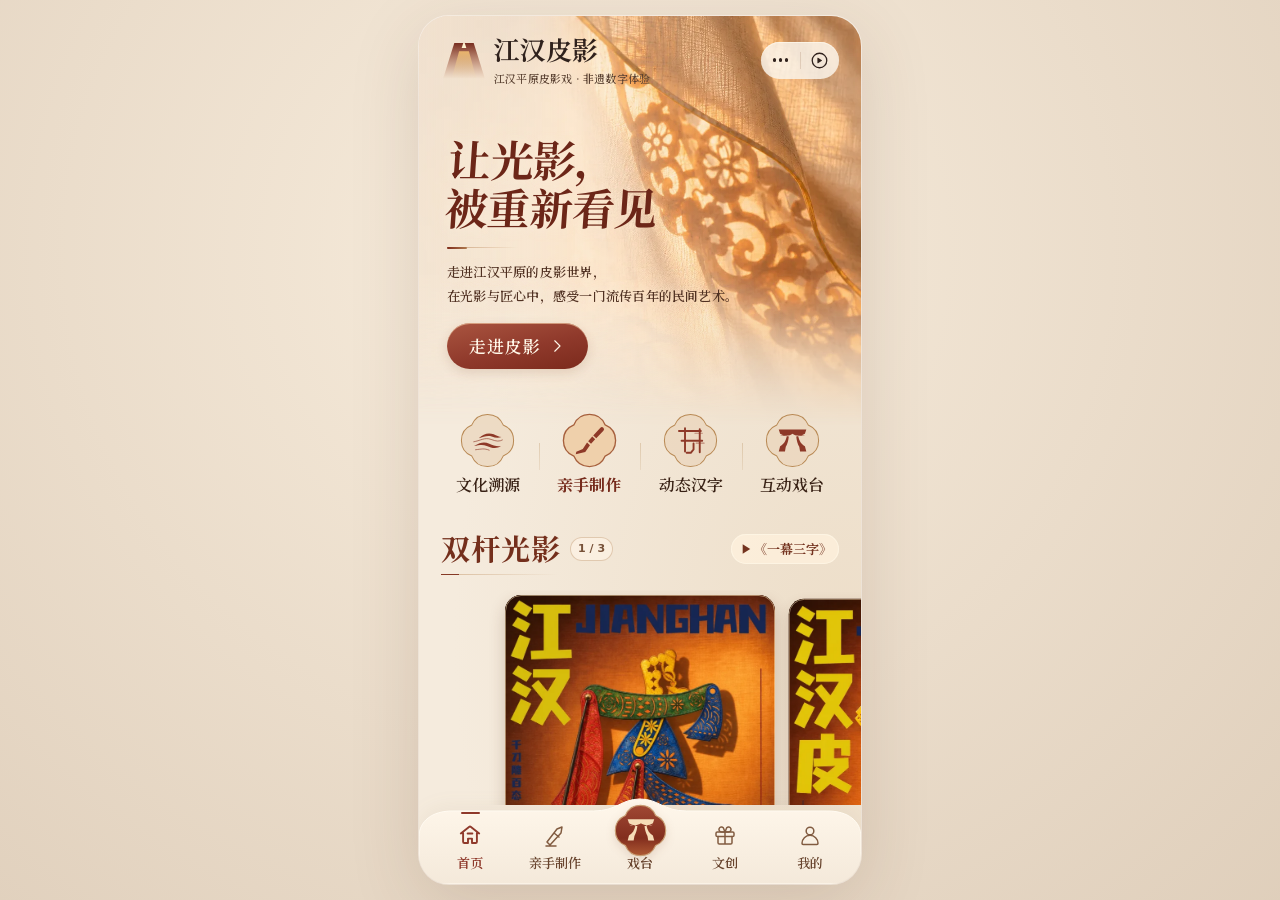
<file: index.html>
<!doctype html>
<html lang="zh-CN" data-build="99ffc34d22">
<head>
  <meta charset="utf-8">
  <meta name="viewport" content="width=device-width, initial-scale=1, viewport-fit=cover">
  <meta name="theme-color" content="#f2e8d8">
  <meta name="description" content="江汉皮影戏。亲手刻一件皮影，上幕操偶，收藏字影文创。">
  <title>江汉皮影戏</title>
  <link rel="icon" href="data:image/svg+xml,%3Csvg%20xmlns%3D%22http%3A%2F%2Fwww.w3.org%2F2000%2Fsvg%22%20viewBox%3D%220%200%2064%2064%22%3E%3Crect%20width%3D%2264%22%20height%3D%2264%22%20rx%3D%2214%22%20fill%3D%22%23f2e8d8%22%2F%3E%3Cpath%20d%3D%22M22%2013h20l14%2040H8Z%22%20fill%3D%22%23873927%22%2F%3E%3Cpath%20d%3D%22M28%2022h8l11%2031H17Z%22%20fill%3D%22%23e5b477%22%2F%3E%3Cpath%20d%3D%22M32%2013l-2%206h4Z%22%20fill%3D%22%23fff5e1%22%2F%3E%3C%2Fsvg%3E">
  <style>
:root {
  color-scheme: light;
  --paper: #f2e8d8;
  --surface: #f9f1e4;
  --ink: #392216;
  --muted: #6d503d;
  --red: #762b1c;
  --red-light: #a24d36;
  --gold: #ac784a;
  --rule: #d9bea4;
  --shadow: 0 7px 22px #6842240c;
  --serif: "Jianghan Serif", "Noto Serif SC", "Songti SC", "STSong", "SimSun", serif;
  --sans: "PingFang SC", "Microsoft YaHei", system-ui, sans-serif;
  --gutter: clamp(16px, 5vw, 24px);
  --safe-top: max(env(safe-area-inset-top, 0px), var(--wechat-top-overlap, 0px));
  --safe-left: env(safe-area-inset-left, 0px);
  --safe-right: env(safe-area-inset-right, 0px);
  --safe-bottom: env(safe-area-inset-bottom, 0px);
  --bottom-gap: 13px;
  --tab-height: 79px;
}

@font-face {
  font-family: "Jianghan Serif";
  src: url("assets/jianghan-serif.woff") format("woff");
  font-style: normal;
  font-weight: 200 900;
  font-display: swap;
}

@font-face {
  font-family: "Jianghan Opening";
  src: url("[data-uri]") format("woff2");
  font-style: normal;
  font-weight: 200 900;
  font-display: swap;
}

@font-face {
  font-family: "Jianghan Shop";
  src: url("assets/jianghan-shop.woff2") format("woff2");
  font-style: normal;
  font-weight: 200 900;
  font-display: swap;
}

.app.is-shop {
  --serif: "Jianghan Shop", "Noto Serif SC", "Songti SC", "STSong", "SimSun", serif;
}

.app.is-home, .startup-message {
  --serif: "Jianghan Opening", "Noto Serif SC", "Songti SC", "STSong", "SimSun", serif;
}

*, *::before, *::after {box-sizing: border-box}
html, body {height: 100%; overflow: hidden}
body {margin: 0; background: #e6d8c5; color: var(--ink); font: 14px/1.55 var(--sans)}
button {font: inherit; color: inherit; border: 0; background: none; padding: 0; cursor: pointer; touch-action: manipulation; -webkit-tap-highlight-color: transparent}
button, summary {transition: background-color .18s, color .18s, scale .22s cubic-bezier(.2,.8,.25,1)}
button:active:not(:disabled) {scale: .957; transition-duration: .09s}
button:disabled {cursor: default}
:where(button, video, input):focus-visible {outline: 2px solid #9a4e34; outline-offset: 3px}
h1, h2, p {margin: 0}
h1, h2 {font-family: var(--serif); font-weight: 650}
svg {width: 22px; height: 22px; vertical-align: middle; flex: none}
img {max-width: 100%}
[hidden] {display: none !important}

.app {
  position: relative;
  isolation: isolate;
  display: grid;
  grid-template-rows: auto minmax(0, 1fr) auto;
  height: 100vh;
  height: 100dvh;
  width: 100%;
  margin-inline: auto;
  overflow: hidden;
  background: radial-gradient(ellipse at 96% 72%, #eddec9 0%, transparent 65%), var(--paper);
}
@media (min-width: 600px) {
  body {display: grid; place-items: center; background: radial-gradient(ellipse at 46% 28%, #f8eddd, #ddccb8 110%)}
  .app {width: min(442px, 100%); height: min(900px, 100dvh - 32px); border-radius: 30px; box-shadow: 0 18px 70px #57352028, 0 0 0 1px #fff9efc2}
}
.view {position: relative; grid-row: 2; min-height: 0; overflow: auto; overscroll-behavior: contain; scrollbar-width: none}
#view-content {display: contents}
.view::-webkit-scrollbar, .category-tabs::-webkit-scrollbar {display: none}
.is-home {
  --home-brand-pad: 18px;
  --home-intro-top: clamp(98px,13.2svh,124px);
  --home-intro-gap: 22px;
}
.is-home .view {grid-row: 1 / 3; scroll-padding-top: calc(var(--home-header-height, 0px) + 8px)}
.header-inset-measure {
  position: absolute;
  top: 0;
  left: 0;
  width: 0;
  height: var(--safe-top);
  visibility: hidden;
  pointer-events: none;
}
.in-experience .view {overflow: hidden}
.topbar {
  position: relative;
  z-index: 5;
  grid-row: 1;
  display: grid;
  grid-template-columns: 44px minmax(0,1fr) 44px;
  align-items: center;
  min-height: calc(53px + var(--safe-top));
  padding: var(--safe-top) max(var(--gutter), var(--safe-right)) 0 max(var(--gutter), var(--safe-left));
  color: var(--ink);
  border-bottom: 1px solid #b8875d22;
  background: #f8eedfcf;
}
.is-home .topbar {
  position: absolute;
  inset: 0 0 auto;
  display: flex;
  justify-content: space-between;
  gap: 6px;
  padding-top: max(calc(var(--safe-top) + 4px), var(--home-brand-pad));
  padding-bottom: 8px;
  transition: background-color .2s, border-color .2s;
  background: transparent;
  border-color: transparent;
}
.is-home.home-scrolled .topbar {background: #f8eedff0; backdrop-filter: blur(16px); border-color: #b8875d22}
.brand-button {display: inline-flex; align-items: center; gap: 7px; text-align: left; min-height: 47px; min-width: 0}
.brand-button .brand-mark {width: clamp(34px, 10vw, 46px); height: auto; align-self: center}
.brand-button > span {min-width: 0}
.brand-button strong {font: 650 clamp(19px, 5.6vw, 26px)/1.12 var(--serif); white-space: nowrap}
.brand-button small {display: block; margin-top: 4px; font: 500 clamp(8px, 2.57vw, 11px)/1.4 var(--serif); text-wrap: pretty; color: #594031; letter-spacing: .018em}
.home-tools {position: relative; flex: none}
.tool-capsule {display: flex; align-items: center; min-height: 37px; background: #fbf4e9d9; border-radius: 100px; box-shadow: inset 0 1px 0 #fff9edb3}
.tool-capsule button {display: grid; place-items: center; width: 39px; height: 37px}
.tool-capsule button + button {position: relative}
.tool-capsule button + button::before {content: ""; position: absolute; inset: 10px auto 10px 0; width: 1px; background: #8053332c}
.tool-capsule svg {width: 21px; height: 21px}
.more-dots {width: 3.5px; height: 3.5px; border-radius: 50%; background: currentColor; box-shadow: -6px 0, 6px 0}
.home-menu {
  position: absolute;
  top: calc(100% + 9px);
  right: 0;
  min-width: 145px;
  padding: 4px 9px;
  border: 1px solid #d6b39480;
  border-radius: 13px;
  background: #fbf3e7;
  box-shadow: 0 8px 22px #4c2d2426;
}
.home-menu button {display: flex; align-items: center; gap: 9px; width: 100%; min-height: 43px; padding: 4px 5px; text-align: left; font-size: 13px}
.home-menu button + button {border-top: 1px solid #d9bea46b}
.home-menu svg {width: 17px; height: 17px; color: var(--red)}
.sub-title {text-align: center; font: 650 17px/1.36 var(--serif); text-wrap: balance}
.top-action, .icon-button {min-width: 42px; min-height: 44px; display: inline-grid; place-items: center; position: relative; border-radius: 18px; color: var(--red)}
.top-action:active, .icon-button:active {background-color: #dac2a846}
.bag-count {position: absolute; top: 2px; right: 0; min-width: 16px; height: 16px; padding: 0 3px; border-radius: 9px; background: var(--red); color: #fff7e9; font: 10px/16px var(--sans)}

.home-opening {padding-bottom: clamp(13px,3svh,26px)}
.startup-message {min-height: min(62svh,420px); display: grid; align-content: center; justify-items: center; gap: 10px; padding: 18px; text-align: center; color: var(--muted)}
.startup-message strong {color: var(--red); font: 650 29px/1.3 var(--serif)}
.startup-message p {margin: 0}
.startup-retry {visibility: hidden; animation: startup-retry-visible 0s 7s forwards}
@keyframes startup-retry-visible {to {visibility: visible}}

.home-hero {position: relative; isolation: isolate; min-height: clamp(293px,44svh,396px)}
.home-hero::before {
  content: ""; position: absolute; z-index: -2; inset: 0 0 -18px;
  background: url("[data-uri]") center 15% / cover no-repeat;
  mask-image: linear-gradient(#000 62%,transparent 99%);
}
.home-hero::after {
  content: ""; position: absolute; z-index: -1; inset: 0;
  background: linear-gradient(90deg,#f7ecda8c,#f9eddd22 64%,transparent 84%);
  mask-image: linear-gradient(#000 75%,transparent);
}
.home-intro {
  padding: max(var(--home-intro-top), calc(var(--home-header-height, 0px) + var(--home-intro-gap)))
    max(calc(var(--gutter) + 6px),var(--safe-right)) 25px max(calc(var(--gutter) + 6px),var(--safe-left));
}
.home-intro h1 {
  transform: skewX(-4deg); transform-origin: left; color: #6c2618;
  font: 680 clamp(32px,9.5vw,43px)/1.12 var(--serif); letter-spacing: -.018em;
}
.hero-rule {display: block; width: 71px; height: 1px; margin: 16px 0 12px; background: linear-gradient(90deg,#b37b4a9c,transparent)}
.hero-rule::before {content: ""; display: block; height: 2px; width: 20px; border-radius: 2px; background: linear-gradient(90deg,#7f2c1b,#b07b4f)}
.home-intro p {color: #503122; font: 550 clamp(10.5px,3.05vw,13px)/1.8 var(--serif); letter-spacing: .018em}
.hero-enter {min-width: 141px; margin-top: 16px; gap: 15px; padding-inline: 19px; font: 640 17px/1.3 var(--serif); letter-spacing: .05em}
.hero-enter svg {width: 15px; height: 15px}
.home-reel {--poster-width: min(64vw,31.5svh,270px); padding-bottom: 7px}
.home-reel-heading {
  display: flex; align-items: center; justify-content: space-between; gap: 8px;
  min-height: 48px; padding-bottom: 6px; margin: 0 var(--gutter) 5px;
}
.home-reel-heading h2 {color: #742f1c; font: 700 clamp(22px,6.8vw,29px)/1.25 var(--serif); letter-spacing: .035em}
.home-feature-link {
  display: inline-flex; position: relative; isolation: isolate; align-items: center; justify-content: center; gap: 2px;
  min-height: 44px; padding: 0 7px; white-space: nowrap; color: #74331f; font: 650 13px/1.2 var(--serif);
}
.home-feature-link::before {
  content: ""; position: absolute; z-index: -1; inset: 7px 0; border-radius: 22px;
  background: #fff2ddc9; box-shadow: inset 0 0 0 1px #fff9eaa3;
}
.home-feature-link svg {width: 14px; height: 14px}
.poster-track {
  display: flex; position: relative; gap: 11px; padding: 5px calc((100% - var(--poster-width))/2) 12px;
  overflow-x: auto; overflow-y: hidden; scrollbar-width: none; scroll-snap-type: x mandatory;
  overscroll-behavior-x: contain;
}
.poster-track::-webkit-scrollbar {display: none}
.poster-slide {
  position: relative; flex: none; width: var(--poster-width); aspect-ratio: 1055 / 1491;
  border-radius: 14px; overflow: hidden; scroll-snap-align: center;
  background: #47281e; box-shadow: 0 5px 12px #65351e2b;
}
.poster-sheet, .poster-sheet img, .poster-slide video {display: block; width: 100%; height: 100%; object-fit: contain}
.poster-sheet:focus-visible {outline-offset: -4px}
.reel-controls {
  display: flex; align-items: center; justify-content: space-between; gap: 8px;
  margin: -2px var(--gutter) 9px;
}
.reel-picker {display: flex; align-items: center; gap: 1px}
.reel-picker button {
  display: grid; place-items: center; position: relative; width: 44px; height: 44px;
  color: #674631; font: 650 16px/1 var(--serif); isolation: isolate;
}
.reel-picker button::before {
  content: ""; position: absolute; inset: 6px 3px; z-index: -1; border-radius: 18px;
  background: #e8cdb09c; border: 1px solid #bc8b5ba1; opacity: 0; transition: opacity .2s;
}
.reel-picker button[aria-pressed="true"] {color: var(--red)}
.reel-picker button[aria-pressed="true"]::before {opacity: 1}
.reel-play {
  display: inline-flex; position: relative; isolation: isolate; align-items: center; justify-content: center; gap: 5px;
  min-height: 44px; min-width: 106px; padding: 0 10px; white-space: nowrap;
  color: #713321; font: 650 13px/1 var(--serif);
}
.reel-play::before {
  content: ""; position: absolute; z-index: -1; inset: 4px 0; border-radius: 24px;
  background: linear-gradient(#fbefdf,#f0dbc0); box-shadow: inset 0 0 0 1px #bf926b83;
}
.reel-play svg {width: 16px; height: 16px}
.primary-button, .outline-button {
  display: inline-flex; justify-content: center; align-items: center; gap: 7px; min-height: 44px;
  border-radius: 30px; padding: 9px 15px; font-weight: 600; color: #fff8ed; text-align: center;
}
.primary-button {background: linear-gradient(169deg, #9c4a38, #792918 80%); box-shadow: inset 0 1px 0 #f2d2ab68, 0 5px 14px #723d221e}
.outline-button {background: #f8eee0; color: var(--red); box-shadow: inset 0 0 0 1px #99704e77}
.primary-button svg, .outline-button svg {width: 18px; height: 18px}
.quick-grid {display: grid; grid-template-columns: repeat(4,minmax(0,1fr)); margin: -2px calc(var(--gutter) - 4px) 0}
.shortcut {
  position: relative; display: grid; place-content: start center; justify-items: center; gap: 5px;
  min-height: 83px; padding: 2px 1px 5px; text-align: center;
  font: 600 clamp(12px, 3.67vw, 16px)/1.35 var(--serif); white-space: nowrap;
}
.shortcut + .shortcut::before {content: ""; position: absolute; top: 33px; height: 27px; left: 0; width: 1px; background: linear-gradient(#b88f5d55,#b88f5d28)}
.seal {position: relative; display: inline-grid; place-items: center; width: clamp(45px, 13.2vw, 57px); aspect-ratio: 1; color: #8e3928}
.seal-shape {position: absolute; inset: 0; width: 100%; height: 100%; fill: #ead5baad; stroke: #b98a55; stroke-width: 1.15}
.seal svg:not(.seal-shape) {z-index: 1; width: 58%; height: 58%; stroke-width: 1.38}

.section-heading {min-height: 49px; display: flex; align-items: center; justify-content: space-between; gap: 7px; margin-bottom: 6px}
.section-heading h2 {font-size: 21px; line-height: 1.3; color: var(--red)}
.section-heading > span, .muted {font-size: 11.5px; color: var(--muted)}
.rule-heading {position: relative; margin-bottom: 13px}
.rule-heading::after {
  content: ""; position: absolute; left: 0; bottom: 2px; width: 117px; height: 1px;
  background: linear-gradient(90deg, #863a26 0 18px, #c0936577 18px, transparent);
}
.text-button {display: inline-flex; align-items: center; justify-content: center; gap: 4px; min-height: 44px; font: 500 13px/1.45 var(--serif); color: #714b33}
.text-button svg {width: 15px; height: 15px}
.tabbar {
  position: relative;
  z-index: 3;
  grid-row: 3;
  display: grid;
  grid-template-columns: repeat(5,minmax(0,1fr));
  height: calc(var(--tab-height) + var(--safe-bottom));
  padding: 7px 9px calc(var(--bottom-gap) + var(--safe-bottom));
}
.nav-surface {position: absolute; z-index: -1; inset: -7px 0 0; width: 100%; height: calc(100% + 7px); overflow: visible; filter: drop-shadow(0 -4px 9px #866b4610); pointer-events: none}
.nav-surface path {fill: #f8eee1; stroke: #fff9ed; stroke-width: 1px; vector-effect: non-scaling-stroke}
.nav-tab {position: relative; display: flex; flex-direction: column; align-items: center; justify-content: flex-end; gap: 4px; padding-bottom: 1px; min-height: 0; font: 600 13px/1.16 var(--serif); color: #68442e}
.nav-tab .tab-icon {display: grid; place-items: center; height: 30px; width: 33px; flex: none}
.nav-tab .tab-icon > svg {width: 24px; height: 24px; color: #815b40}
.nav-tab[aria-current] {color: var(--red)}
.nav-tab[aria-current] .tab-icon > svg {color: var(--red); stroke-width: 1.9}
.nav-tab .tab-icon > svg {transition: color .19s, translate .22s cubic-bezier(.2,.8,.25,1)}
.nav-tab[aria-current]:not(.nav-stage) .tab-icon > svg {translate: 0 -1px}
.tab-marker {
  position: absolute; top: 7px; left: 9px; width: calc((100% - 18px)/5); height: 3px;
  pointer-events: none; transform: translateX(calc(var(--tab-index,0) * 100%));
  transition: transform .24s cubic-bezier(.2,.8,.22,1), opacity .14s;
}
.tab-marker::before {content: ""; display: block; margin: 0 auto; width: 19px; height: 2px; border-radius: 2px; background: var(--red)}
.nav-stage {gap: 4px}
.nav-stage .tab-icon {height: 45px; width: 54px; translate: 0 -3px}
.nav-stage .seal {width: 55px; color: #fff3da; filter: drop-shadow(0 3px 5px #6e301e23)}
.nav-stage .seal-shape {fill: url(#stage-seal); stroke: #c79b70; stroke-width: 1.3}
.nav-stage[aria-current] .seal-shape {stroke: #eac391; stroke-width: 2}
.nav-stage[aria-current] .seal {filter: drop-shadow(0 2px 6px #76382568)}

.page-heading {padding: 20px var(--gutter) 15px}
.page-heading h1 {font-size: clamp(28px, 8.7vw, 38px); line-height: 1.24; color: var(--red); letter-spacing: .025em}
.page-heading p {margin-top: 6px; color: var(--muted); font-size: 13px}
.section {margin: 0 var(--gutter) 18px}
.action-row {display: flex; align-items: center; width: 100%; padding: 9px 3px; gap: 11px; min-height: 62px; border-bottom: 1px solid #b4876055; text-align: left}
.action-row:last-child {border-bottom-color: transparent}
.action-row:active {background: #e7d3b938}
.row-mark {width: 39px; height: 39px; display: grid; place-items: center; border-radius: 13px; color: var(--red); background: #ebd8bd; flex: none}
.row-mark svg {width: 20px; height: 20px}
.row-copy {display: flex; flex-direction: column; flex: 1; min-width: 0}
.row-copy strong {font: 650 15px/1.48 var(--serif); color: var(--ink)}
.row-copy small {margin-top: 1px; color: var(--muted); font-size: 11.5px}
.action-row > svg {width: 16px; height: 16px; color: #a15e3c}
.heritage-card {margin: 0 var(--gutter) 14px; border-radius: 16px; overflow: hidden; background: var(--surface); box-shadow: var(--shadow)}
.heritage-card > img {display: block; width: 100%; height: clamp(151px, 42vw, 208px); object-fit: cover; object-position: 50% 63%}
.heritage-card > div {padding: 13px 15px 16px}
.heritage-card h2 {color: var(--red); font-size: 20px}
.heritage-card p {margin-top: 3px; font-size: 12px; color: var(--muted); line-height: 1.65}

.play-cover {
  position: relative; margin: 0 var(--gutter); height: clamp(178px, 29svh, 270px); overflow: hidden; border-radius: 16px;
  background: radial-gradient(ellipse at 51% 51%, #ffe7b28f 8%, #d28d4270 46%, #31120508 75%), url("assets/stage.webp") center / cover;
  box-shadow: inset 0 0 0 1px #5a321280, var(--shadow);
}
.play-cover-art {position: absolute; inset: 10% 7% 9%; display: flex; align-items: center; justify-content: center}
.play-cover-art img {width: 34%; height: 89%; object-fit: contain; filter: drop-shadow(7px 10px 3px #441b0e8c); rotate: -5deg}
.play-cover-art img:nth-child(2) {translate: 0 -3%; rotate: 6deg}
.play-cover-art img:nth-child(3) {translate: 0 3%; rotate: 5deg}
.mode-actions {display: grid; grid-template-columns: 1fr 1fr; gap: 9px; margin: 13px var(--gutter) 13px}
.character-row, .blank-row {display: grid; grid-template-columns: repeat(3,minmax(0,1fr)); gap: 8px; margin-bottom: 8px}
.character, .blank-card {
  display: grid; place-items: center; align-content: start; gap: 4px; min-width: 0; padding: 10px 5px 8px; border-radius: 14px;
  color: var(--ink); background: radial-gradient(ellipse at 50% 42%, #fbf3e5, #ecdbc3); box-shadow: inset 0 0 0 1px #ccaa8655;
}
.character img {width: 94%; height: clamp(62px, 21vw, 94px); object-fit: contain}
.character strong, .blank-card strong {font: 650 19px/1.2 var(--serif); color: var(--red)}
.film-link {margin-top: 5px}
.film-thumb {position: relative; flex: none; width: 69px; aspect-ratio: 1.58; overflow: hidden; border-radius: 8px; background: #461f14}
.film-thumb img {display: block; width: 100%; height: 100%; object-fit: cover}
.film-thumb svg {position: absolute; inset: 50% auto auto 50%; width: 22px; height: 22px; padding: 4px; translate: -50% -50%; color: #fff4da; background: #38170bc2; border-radius: 50%}
.table-cover {
  display: grid; align-content: end; margin: 0 var(--gutter) 12px; min-height: clamp(143px, 25svh, 214px); padding: 14px;
  border-radius: 15px; color: #fff2db; text-shadow: 0 1px 7px #2d1509;
  background: linear-gradient(0deg,#32180bee 1%, #49251270 48%,transparent 77%), url("assets/workshop.webp") center 48% / cover;
}
.table-cover span {font: 650 24px/1.15 var(--serif)}
.table-cover p {display: flex; align-items: center; gap: 6px; margin-top: 6px; color: #fae4c5; font-size: 11px}
.table-cover i {width: 8px; height: 1px; background: #d2a272}
.blank-card img {width: 99%; height: clamp(86px, 25vw, 120px); object-fit: contain; filter: drop-shadow(3px 5px 3px #986f4d48)}
.blank-card small {font-size: 10px; color: var(--muted)}
.poster-grid {display: grid; grid-template-columns: repeat(2,minmax(0,1fr)); gap: 10px}
.poster-card {position: relative; isolation: isolate; overflow: hidden; aspect-ratio: .76; text-align: left; border-radius: 13px; background: #3d2316}
.poster-card img {display: block; width: 100%; height: 100%; object-fit: cover}
.films .poster-card {aspect-ratio: 1.18}
.poster-name {position: absolute; inset: auto 0 0; padding: 21px 9px 9px; background: linear-gradient(transparent,#2b130be8 52%); color: #fff5e8; font-size: 12px; font-weight: 600}
.poster-name small {display: block; color: #f3d8b5; font-size: 10px; font-weight: 400}
.play-disc {position: absolute; top: 8px; right: 8px; width: 31px; height: 31px; display: grid; place-items: center; border-radius: 50%; background: #461d12cf; color: #fff2dc; border: 1px solid #e6b586a0}
.play-disc svg {width: 15px; height: 15px}
.film-view, .poster-view {min-height: 100%; padding: 15px var(--gutter); display: flex; flex-direction: column; align-items: center; justify-content: center; gap: 14px}
.film-intro {align-self: stretch; padding: 4px 0 1px}
.film-intro h1 {font-size: clamp(28px,8vw,37px); color: var(--red)}
.film-intro p {color: var(--muted); font-size: 12px}
.film-view video, .poster-view img {display: block; width: 100%; object-fit: contain}
.film-view video {max-height: calc(100dvh - 228px); min-height: 140px; border-radius: 13px; background: #24120a}
.poster-view img {max-height: calc(100dvh - 152px)}
.poster-pages {display: flex; align-items: center; justify-content: space-between; width: 100%; color: var(--muted); font-size: 13px}

.shop-feature {display: block; position: relative; isolation: isolate; overflow: hidden; margin: 0 var(--gutter); width: calc(100% - 2 * var(--gutter)); height: clamp(213px,30svh,287px); border-radius: 17px; text-align: left; background: #482315; box-shadow: var(--shadow)}
.shop-feature img {position: absolute; inset: 0; width: 100%; height: 100%; object-fit: cover; object-position: 55% 47%}
.shop-feature::after {content: ""; position: absolute; inset: 0; background: linear-gradient(0deg, #281205ed, #321709a0 27%, transparent 65%); pointer-events: none}
.shop-feature > div {position: absolute; z-index: 1; left: 16px; bottom: 13px; color: #fff4db}
.shop-feature h2 {font-size: 29px; line-height: 1.27; letter-spacing: .05em}
.shop-feature span {font-size: 12px; color: #f9dec2}
.shop-feature .store-more {display: inline-flex; align-items: center; gap: 5px; margin-top: 3px}
.store-more svg {width: 15px; height: 15px}
.category-tabs {position: sticky; top: 0; z-index: 2; display: flex; gap: 6px; overflow: auto; padding: 11px var(--gutter) 9px; scrollbar-width: none; background: #f2e8d8ee; backdrop-filter: blur(9px)}
.category-tabs button {min-height: 41px; flex: none; padding: 5px 10px; border-radius: 23px; color: var(--muted); background: #fbf1e2; font-size: 12px}
.category-tabs button[aria-pressed="true"] {color: #fff5e9; background: var(--red); font-weight: 650}
.product-grid {display: grid; grid-template-columns: repeat(2,minmax(0,1fr)); gap: 11px; margin: 3px var(--gutter) 20px}
.product-card {display: block; overflow: hidden; border-radius: 14px; text-align: left; background: #fbf4e9; box-shadow: var(--shadow)}
.product-photo {display: block; overflow: hidden; aspect-ratio: 4 / 3; background: #fbf7ed}
.product-photo img {display: block; width: 100%; height: 100%; object-fit: contain; padding: 9px}
.product-photo.is-photo img, .product-photo.is-cover img {padding: 0; object-fit: cover}
.product-card[data-go^="shop/item/cup/"] .is-cover img {object-position: 50% 58%}
.product-card-text {display: flex; position: relative; flex-direction: column; justify-content: center; min-height: 55px; padding: 7px 10px}
.product-card-text strong {font: 650 14px/1.4 var(--serif)}
.product-card-text small {color: var(--muted); font-size: 11px; margin-top: 2px}
.product-card-text svg {width: 14px; height: 14px; position: absolute; right: 9px; bottom: 9px; color: #9e5b3c}
.product-page {display: flex; flex-direction: column; min-height: 100%; padding: 14px var(--gutter) 0}
.product-hero {position: relative; display: block; overflow: hidden; width: 100%; height: clamp(215px,39svh,345px); border-radius: 16px; background: #fbf8ef; box-shadow: var(--shadow)}
.product-hero img {width: 100%; height: 100%; object-fit: contain; padding: 13px}
.product-hero.is-photo img {padding: 0; object-fit: cover}
.product-hero.is-bookmark {height: clamp(265px,44svh,410px)}
.product-hero span {position: absolute; right: 10px; bottom: 9px; padding: 5px 8px; border-radius: 14px; background: #3e1d13df; color: #fff1dd; font-size: 11px}
.product-detail {padding: 15px 0}
.product-detail p {margin-top: 6px; color: var(--muted); line-height: 1.75}
.product-title-row {display: flex; align-items: flex-start; justify-content: space-between; gap: 7px}
.product-title-row h1 {color: var(--red); font-size: 27px}
.preview-tag {border: 1px solid var(--rule); flex: none; margin-top: 3px; padding: 3px 6px; border-radius: 8px; color: var(--muted); font-size: 10px}
.variant-tabs {display: flex; gap: 8px; margin-top: 13px}
.variant-tabs button {flex: 1; min-height: 44px; border-radius: 23px; color: var(--muted); background: #f9efdf; border: 1px solid var(--rule)}
.variant-tabs button[aria-pressed="true"] {background: #e9d2b4; color: var(--red); border-color: #c1936c}
.product-photo-tabs {display: grid; grid-template-columns: repeat(3,minmax(0,1fr))}
.product-bar {position: sticky; bottom: 0; display: flex; align-items: center; justify-content: space-between; gap: 10px; margin-top: auto; padding: 9px 0 calc(var(--bottom-gap) + var(--safe-bottom)); background: #f3e9d9f5; border-top: 1px solid var(--rule); color: var(--muted)}
.bag-items {margin: 0 var(--gutter)}
.bag-item {display: flex; align-items: center; gap: 10px; border-bottom: 1px solid var(--rule); padding: 12px 0}
.bag-image {width: 73px; height: 73px; border-radius: 12px; overflow: hidden; background: #faf5eb; flex: none}
.bag-image img {width: 100%; height: 100%; object-fit: contain}
.bag-copy {flex: 1; min-width: 0}
.bag-copy h2 {font-size: 16px}
.bag-copy p {font-size: 12px; color: var(--muted)}
.bag-quantity {display: inline-flex; align-items: center; gap: 7px; font-size: 13px}
.bag-quantity button {min-width: 38px; min-height: 40px; color: var(--red); font-size: 18px}
.bag-remove {min-height: 44px; padding-inline: 4px; font-size: 12px; color: var(--red)}
.order-note {padding: 14px var(--gutter); color: var(--muted); font-size: 12px}
.empty-bag {display: grid; justify-items: center; gap: 15px; padding: 31px 16px}
.empty-bag > svg {width: 46px; height: 46px; color: var(--gold)}

.app.is-explore {
  background: linear-gradient(180deg,#fff4e61f 0%,var(--paper) calc(280px + var(--safe-top))) no-repeat,
    url("assets/home-curtain.webp") right top / 100% auto no-repeat, var(--paper);
}
.is-explore .page-heading p {font-family: var(--serif); font-weight: 535}
.heritage-card {border: 1px solid #fff7e9dc; border-radius: 19px; box-shadow: 0 5px 16px #72422917}
.heritage-card p {font-size: 13px; line-height: 1.72}
.heritage-card > div {padding-bottom: 8px}
.heritage-source {
  display: inline-flex; align-items: center; min-height: 44px; color: #854628;
  font-family: var(--serif); font-size: 11px; text-decoration: underline; text-decoration-color: #d1a47a; text-underline-offset: 3px;
}
.heritage-source:focus-visible {outline: 2px solid #9a4e34; outline-offset: 2px}
.explore-grid {display: grid; grid-template-columns: repeat(2,minmax(0,1fr)); gap: 10px}
.explore-card {
  display: flex; flex-direction: column; overflow: hidden; text-align: left; border: 1px solid #fff4e4e8; border-radius: 16px;
  background: #fcf2e3; box-shadow: 0 4px 14px #8d60321a;
}
.explore-card > img {display: block; width: 100%; aspect-ratio: 1.56; object-fit: cover; object-position: 59% 45%; background: #dcb98b}
.explore-card[data-go="explore/stagecraft"] > img {object-position: 42% center}
.explore-card[data-go="explore/process"] > img {object-position: 32% center}
.explore-card-copy {display: grid; grid-template-columns: minmax(0,1fr) auto; gap: 3px; align-items: center; width: 100%; padding: 8px 9px; min-height: 58px}
.explore-card-copy strong,.explore-card-copy small,.photo-cover strong,.photo-cover small {display: block; font-family: var(--serif)}
.explore-card-copy strong {font-size: clamp(13px,4vw,17px); line-height: 1.35; font-weight: 670}
.explore-card-copy small {margin-top: 3px; font-size: clamp(9px,2.85vw,11.5px); color: #704e36}
.explore-arrow {
  display: grid; place-items: center; width: 19px; aspect-ratio: 1; border-radius: 50%; flex: none;
  color: #fff6e4; background: linear-gradient(145deg,#b36a46,#8b3d25); box-shadow: inset 0 1px #f6d4ae85;
}
.explore-arrow svg {width: 13px; height: 13px}
.photo-cover {
  position: relative; isolation: isolate; display: flex; align-items: center; gap: 10px; width: 100%;
  min-height: 91px; padding: 12px 11px 12px 15px; overflow: hidden; text-align: left;
  border: 1px solid #fff9e9; border-radius: 17px; background: linear-gradient(105deg,#fff5e4,#f0d7b4);
  box-shadow: 0 5px 14px #8c5e3120;
}
.photo-cover-copy {z-index: 1; flex: 1; min-width: 0; align-self: center}
.photo-cover strong {color: #77341d; font-size: clamp(19px,5.5vw,23px); font-weight: 680; line-height: 1.3}
.photo-cover small {margin-top: 3px; color: #6f4a2d; font-size: clamp(9px,2.85vw,12px)}
.photo-cover > img {width: 44%; height: 70px; object-fit: contain; mix-blend-mode: multiply; opacity: .98}
.photo-cover .explore-arrow {width: 20px}
.heritage-banner {display: block; width: calc(100% - 2 * var(--gutter)); height: clamp(140px,40vw,190px); object-fit: cover; border-radius: 17px; margin: 0 var(--gutter) 14px}
.process-banner {object-position: center 55%}
.heritage-notes {
  margin: 0 var(--gutter) 14px; padding: 7px 14px; border-radius: 17px;
  border: 1px solid #fff8ed; background: #fbf1e4e6; box-shadow: var(--shadow);
}
.heritage-notes section {padding: 8px 0 0}
.heritage-notes section + section {border-top: 1px solid #d9b68b7d}
.heritage-notes h2 {margin-bottom: 5px; color: #77341d; font-size: 17px}
.heritage-notes p {font-size: 13px; line-height: 1.75; color: #5d3e2b}
.process-lead {padding: 6px 0}
.process-list {list-style: none; counter-reset: process; padding: 0; margin: 5px 0 0}
.process-list li {position: relative; display: grid; grid-template-columns: 27px minmax(0,1fr); gap: 10px; align-items: start; padding: 8px 0 9px; counter-increment: process}
.process-list li + li {border-top: 1px solid #d5b38559}
.process-list li::before {content: counter(process,decimal-leading-zero); display: grid; place-items: center; width: 27px; aspect-ratio: 1; border-radius: 50%; color: #883b23; background: #f0dbc0; font: 700 13px/1 Georgia,serif}
.process-list strong {display: block; font: 680 16px/1.35 var(--serif); color: #78311c}
.process-list p {margin-top: 2px}
.heritage-action {margin: 0 var(--gutter); padding-bottom: calc(22px + var(--safe-bottom)); text-align: center}
.heritage-action .primary-button {min-height: 46px; min-width: min(225px,100%); font-family: var(--serif)}
.photo-gallery .page-heading {padding-bottom: 8px}
.photo-filter {display: flex; justify-content: space-between; gap: 5px; align-items: center; margin: 0 var(--gutter) 10px}
.photo-filter .category-tabs {margin: 0; display: flex; align-items: center; gap: 4px; min-width: 0}
.photo-filter .category-tabs button {min-height: 44px; padding-inline: clamp(7px,2.1vw,11px); font-family: var(--serif); white-space: nowrap}
.photo-count,.photo-credit {color: #72513b; font-size: 11px; white-space: nowrap}
.photo-grid {display: grid; grid-template-columns: repeat(2,minmax(0,1fr)); gap: 10px; margin: 0 var(--gutter)}
.photo-tile {overflow: hidden; border-radius: 15px; border: 1px solid #fff9ee; text-align: left; background: #fcf3e6; box-shadow: var(--shadow)}
.photo-tile-image {display: grid; aspect-ratio: 1 / 1.12; padding: 6px; place-items: center; overflow: hidden; background: #faf7ed}
.photo-tile-image img {display: block; width: 100%; height: 100%; object-fit: contain; mix-blend-mode: multiply}
.photo-tile-title {display: flex; justify-content: space-between; align-items: center; min-height: 44px; padding: 5px 8px; color: #753623; font: 650 clamp(12px,3.7vw,16px)/1.35 var(--serif)}
.photo-tile-title svg {width: 15px; height: 15px}
.photo-credit {margin: 14px var(--gutter) calc(23px + var(--safe-bottom))}
.photo-dialog {max-height: calc(100dvh - var(--safe-top) - var(--safe-bottom) - 24px)}
.photo-lightbox {margin: 0}
.photo-lightbox figcaption {padding: 9px 3px 5px; color: #60432d; font-size: 13px; line-height: 1.65}
.photo-pages {display: flex; justify-content: center; align-items: center; gap: 12px; margin: 3px 0}
.photo-pages button {min-width: 44px}
.photo-pages output {min-width: 48px; color: var(--muted); text-align: center; font-variant-numeric: tabular-nums}

.experience {position: absolute; inset: 0 0 auto; width: 100%; height: calc(100% - var(--safe-bottom)); border: 0; background: var(--paper); opacity: 0}
.experience.ready {opacity: 1; transition: opacity .28s}
.frame-loading {display: grid; position: absolute; inset: 0; place-content: center; justify-items: center; gap: 8px; pointer-events: none; background: radial-gradient(ellipse,#fbeed6,var(--paper) 68%); color: var(--red)}
.frame-loading button {pointer-events: auto}
.frame-loading svg {width: 41px; height: 41px; animation: lamp-breathe 1.4s ease-in-out infinite alternate}
@keyframes lamp-breathe {from {opacity: .55; scale: .94} to {opacity: 1; scale: 1.04}}
.notice {position: absolute; z-index: 8; left: 50%; bottom: calc(89px + var(--safe-bottom)); transform: translate(-50%,10px); padding: 9px 15px; border-radius: 18px; color: #fff2de; background: #5f3025ef; box-shadow: 0 7px 21px #4423181a; white-space: nowrap; pointer-events: none; opacity: 0; transition: opacity .2s, transform .25s}
.notice.show {opacity: 1; transform: translate(-50%,0)}
.media-dialog {width: min(calc(100% - 26px),425px); padding: 10px; border: 1px solid var(--rule); border-radius: 16px; background: var(--surface); color: var(--ink)}
.media-dialog::backdrop {background: #271309ba}
.media-heading {display: flex; align-items: center; justify-content: space-between; padding: 0 2px 4px; font: 650 17px var(--serif)}
.media-heading .icon-button {font-size: 25px}
@media (max-width: 355px) {
  .is-home {--home-brand-pad: 12px}
  .tool-capsule button {width: 34px}
  .nav-tab {font-size: 12px}
}
@media (max-height: 725px) {
  .is-home {--home-brand-pad: 8px; --home-intro-top: clamp(79px,12.2svh,92px); --home-intro-gap: 16px}
  .is-home .topbar {padding-bottom: 6px}
  .home-hero {min-height: clamp(269px,42svh,301px)}
  .home-intro {padding-inline: max(var(--gutter),var(--safe-left)) max(var(--gutter),var(--safe-right)); padding-bottom: 17px}
  .home-intro h1 {font-size: clamp(30px,8.8vw,38px)}
  .hero-rule {margin: 12px 0 8px}
  .hero-enter {margin-top: 11px}
  .home-reel {--poster-width: min(66vw,30.5svh,236px)}
  .shortcut {min-height: 75px}
  .tabbar {--tab-height: 73px}
  .nav-stage .seal {width: 49px}
  .nav-stage .tab-icon {height: 40px}
}
@media (prefers-reduced-motion: reduce) {
  *, *::before, *::after {scroll-behavior: auto !important; animation-duration: .001s !important; transition-duration: .001s !important}
}

</style>
  <style>
:root {
  --craft-paper: #faedde;
  --craft-ink: #58311f;
  --craft-cinnabar: #8d301b;
  --craft-gold: #bc8048;
  --craft-rim: #edc99f;
  --craft-glass: #fff4e7d9;
  --craft-shadow: 0 6px 17px #a26e3830, inset 0 1px 0 #fffdf5c7;
  --craft-serif: "Jianghan Serif","Noto Serif SC","Songti SC","STSong","SimSun",serif;
  --craft-gap: clamp(13px, 4vw, 20px);
}

.app.craft-flow, .mobile-maker:not(.show-import) {
  background: linear-gradient(180deg,#fff4e13b 0%,#fdf0df9e 148px,var(--craft-paper) 310px) top / 100% 100% no-repeat,
              url("assets/home-curtain.webp") right -18px top -5px / 105% auto no-repeat, var(--craft-paper);
}
.mobile-maker:not(.show-import) {
  background: linear-gradient(180deg,#fff4e13b 0%,#fdf0df99 153px,var(--craft-paper) 320px) top / 100% 100% no-repeat,
              url("assets/home-curtain.webp") right -15px top -18px / 108% auto no-repeat, var(--craft-paper);
  color-scheme: light;
}
.mobile-maker:not(.show-import) body {background: transparent; color: var(--craft-ink); min-height: 100dvh}
.app.craft-flow .topbar {
  grid-template-columns: 44px minmax(0,1fr) minmax(44px, max-content);
  min-height: calc(62px + var(--safe-top));
  padding-top: calc(6px + var(--safe-top));
  color: var(--craft-cinnabar);
  border: 0; background: transparent;
}
.app.craft-flow .view {color: var(--craft-ink)}
.app.craft-work .topbar {display: none}
.app.craft-work .view {grid-row: 1 / 3}
.app.craft-work .experience {inset: 0 0 auto; height: calc(100% - var(--safe-bottom))}
.craft-back {
  display: inline-grid; place-items: center; width: 42px; height: 42px; flex: none; padding: 0;
  border: 1px solid #fff9edcf; border-radius: 50%; background: #fff1ddbb; color: var(--craft-cinnabar);
  box-shadow: 0 3px 9px #9b562a1d; cursor: pointer;
}
.craft-back svg {width: 23px; height: 23px}
.craft-nav-title {display: flex; align-items: center; justify-content: center; gap: 7px; color: var(--craft-cinnabar); white-space: nowrap; font: 690 clamp(20px,6.15vw,30px)/1.2 var(--craft-serif)}
.craft-nav-title > span {width: clamp(10px,4.4vw,25px); height: 1px; background: linear-gradient(to right,transparent,#b27851); position: relative}
.craft-nav-title > span:last-child {rotate: 180deg}
.craft-nav-title > span::after {content: ""; position: absolute; right: 0; width: 3px; height: 3px; top: -1px; rotate: 45deg; background: #b27851}
.craft-works-button {display: flex; align-items: center; justify-content: center; gap: 4px; min-height: 44px; padding-left: 3px; color: #773d23; font: 600 clamp(11px,3.3vw,14px)/1.2 var(--craft-serif)}
.craft-works-button svg {width: 17px; height: 17px}
.craft-landing {padding: 0 var(--craft-gap) calc(22px + var(--safe-bottom,0px))}
.craft-deck {margin: 0 4px 13px; text-align: center; font: 500 clamp(12px,3.55vw,15px)/1.6 var(--craft-serif); color: #724b31; letter-spacing: .015em}
.craft-progress-card, .craft-hero-card, .craft-empty, .craft-material {
  position: relative; overflow: hidden; border: 1px solid #fffaf1ed; border-radius: 20px;
  background: var(--craft-glass); box-shadow: var(--craft-shadow);
}
.craft-progress-card {padding: 8px 11px 11px; margin: 0 0 12px}
.craft-progress-card h2 {margin: 0 4px 4px; font: 680 17px/1.4 var(--craft-serif); color: var(--craft-cinnabar)}
.craft-progress-card h2::after {content:""; display: block; width: 19px; height: 1.5px; margin-top: 3px; background: var(--craft-cinnabar)}
.craft-steps {
  display: grid; grid-template-columns: repeat(5,minmax(0,1fr)); align-items: start; position: relative;
  list-style: none; padding: 1px 0 0; margin: 0; --medallion: clamp(33px,10.5vw,48px);
}
.craft-steps::before {content:""; position:absolute; top:calc(var(--medallion)/2 + 1px); height: 1px; left:10%; right:10%; background: #c59463; z-index: 0}
.craft-progress-card .craft-steps::before {height: 2px; background: repeating-linear-gradient(90deg,#c28a567d 0 2px,transparent 2px 7px)}
.craft-steps li {display: grid; justify-items: center; gap: 2px; position: relative; min-width: 0; color: #664128; text-align: center}
.craft-step-label {font: 600 clamp(11px,3.4vw,14px)/1.5 var(--craft-serif); white-space: nowrap}
.craft-seal {position: relative; display: inline-grid; place-items: center; width: var(--medallion,43px); aspect-ratio: 1; color: #9b4826; --seal-infill:#f8e8d1}
.craft-seal-bg {position: absolute; width:100%; height:100%; fill:#f8e7ce; stroke:#c18b54; stroke-width:1.15; filter: drop-shadow(0 1px 0 #fff5dc)}
.craft-seal > svg:not(.craft-seal-bg) {position: relative; z-index:1; width:57%; height:57%}
.craft-steps .current {color: var(--craft-cinnabar)}
.craft-steps .current .craft-step-label {font-weight: 780}
.craft-steps .current .craft-seal {color:#fff2d9; --seal-infill:#a44529; filter: drop-shadow(0 3px 5px #ab5c344a)}
.craft-steps .current .craft-seal-bg {fill:#a44529; stroke:#994024}
.craft-steps .passed .craft-seal-bg {fill:#f4dbb9; stroke:#c48a4f}
.craft-steps .passed::after {content:""; position:absolute; top:calc(var(--medallion) - 10px); right:calc(50% - 21px); width:9px; height:9px; background:#b98150; border:1.5px solid #fff5df; border-radius:50%}
.craft-hero-card {
  display: flex; flex-direction: column; align-items: center; min-height: clamp(225px,35svh,307px);
  margin-bottom: 11px; padding: 17px 16px 12px;
  isolation: isolate;
  background: linear-gradient(135deg, #fff4e1, #f3d6ad);
}
.craft-hero-photo {
  position: absolute;
  inset: 0;
  z-index: -2;
  width: 100%;
  height: 100%;
  object-fit: cover;
  object-position: 20% center;
  mask-image: linear-gradient(90deg, transparent 4%, #000 37%);
}
.craft-hero-card::before {
  content: "";
  position: absolute;
  inset: 0;
  z-index: -1;
  pointer-events: none;
  background: linear-gradient(90deg, #fff3df 0%, #fff2dfed 25%, #fff2ded4 34%, #fff0dc50 45%, transparent 57%),
    linear-gradient(0deg, #f3d2a8 0%, #f2d1a875 14%, transparent 38%);
}
.craft-hero-card > div {position:relative; z-index:1; align-self:stretch; margin-bottom:12px}
.craft-hero-card h1 {margin:0; font: 720 clamp(27px,8.6vw,39px)/1.15 var(--craft-serif); color: var(--craft-cinnabar); transform: skewX(-4deg); transform-origin:left}
.craft-hero-card h1::after {content:""; display:block; width:23px; height:2px; border-radius:2px; margin:10px 0 7px; background: var(--craft-cinnabar)}
.craft-hero-card p {margin:0; color:#654127; font: 570 clamp(11px,3.5vw,14px)/1.6 var(--craft-serif)}
.craft-waves {position: absolute; pointer-events: none; width:100%; height:45px; inset:auto 0 0; z-index:0; overflow:hidden}
.craft-waves path:first-child {fill:#f6ce9c8f; stroke:#fff4e3; stroke-width:.8}
.craft-waves path:last-child {fill:none; stroke:#fff6e7bd; stroke-width:1.1}
.craft-primary, .craft-outline {
  position: relative; z-index:1; display:inline-flex; justify-content:center; align-items:center; gap:9px;
  min-height:48px; padding:6px 12px; border-radius:999px; cursor:pointer;
  font: 690 clamp(13px,4.08vw,18px)/1.22 var(--craft-serif); text-align:center; white-space:nowrap;
}
.craft-primary {background:linear-gradient(#b55233,#922d16 72%,#842710); color:#fff4dd; border:1px solid #fff0d6f2; box-shadow:0 4px 11px #9b4f2c48,inset 0 1px 0 #dd94634f}
.craft-primary:disabled {opacity:.52; box-shadow:none; cursor:default}
.craft-outline {background:linear-gradient(#fff4e3de,#f9e4cbdd); color:#854023; border:1px solid #bb8354; box-shadow:0 2px 7px #9c67341c,inset 0 1px 0 #fff8e3}
.craft-primary svg, .craft-outline svg {width:17px; height:17px}
.craft-start {width:77%; min-height:54px; margin-top:auto}
.craft-works-card .section-heading {margin-bottom:7px}
.craft-empty {
  display:grid; justify-items:center; align-content:center; overflow:hidden;
  min-height:164px; padding:9px 8px 24px; text-align:center;
}
.craft-empty img {width:104px; height:82px; object-fit:contain; opacity:.45; filter:sepia(1) saturate(1.45) brightness(1.48); position:relative}
.craft-empty strong {position:relative; font:630 17px/1.4 var(--craft-serif); color:var(--craft-cinnabar)}
.craft-empty p {position:relative; margin:3px 0; font-size:12px; color:#724a30}
.craft-work-list {display:grid; gap:8px}
.craft-work-link {
  display:grid; grid-template-columns: 49px 1fr 20px; align-items:center; gap:10px; min-height:65px; padding:6px 11px;
  background:var(--craft-glass); border:1px solid #fff9e5; border-radius:14px; text-align:left; box-shadow:0 2px 7px #a66c2a1a;
}
.craft-work-link img {width:46px; height:48px; object-fit:contain}
.craft-work-link strong {display:block; font:650 15px/1.35 var(--craft-serif)}
.craft-work-link small {display:block; margin-top:2px; font-size:11px; color:#794e32}
.craft-work-link svg {width:16px; height:16px; color:#a65c36}
.craft-works-actions {display:flex; justify-content:space-between; align-items:center; gap:8px; margin:16px 0}
.craft-choose, .craft-workflow {display:flex; flex-direction:column; min-height:100%; margin:0}
.craft-content {padding:0 var(--craft-gap)}
.craft-intro {margin:2px 0 10px; padding:0 4px; color:var(--craft-ink)}
.craft-heading-row {display:flex; align-items:center; justify-content:space-between; gap:8px}
.craft-heading-row h1 {margin:0; font:710 clamp(30px,9.6vw,45px)/1.16 var(--craft-serif); color:var(--craft-cinnabar); letter-spacing:.05em; transform:skewX(-4deg); transform-origin:left}
.craft-heading-row h1::after {content:""; display:block; width:22px; height:2px; margin-top:5px; background:var(--craft-cinnabar); border-radius:1px}
.craft-index {
  flex:none; padding:3px 10px; border:1px solid #b47843; border-radius:16px; box-shadow:inset 0 0 0 1px #fff7e9c4;
  background:#f9e7cfe8; color:#834429; font:570 clamp(11px,3.55vw,15px)/1.3 var(--craft-serif);
}
.craft-index strong {font-weight:740; font-size:1.12em; color:var(--craft-cinnabar)}
.craft-intro p {margin:5px 0 0; font:520 clamp(11.5px,3.42vw,14px)/1.5 var(--craft-serif); color:#674126}
.craft-step-strip {margin:0 0 12px; padding:0 2px}
.leather-preview {
  display:grid; grid-template-rows:minmax(0,1fr); place-items:center; position:relative;
  height:clamp(174px,31svh,272px); min-width:0; padding:10px 16px 38px; margin-bottom:7px; overflow:hidden; border-radius:18px;
  background:radial-gradient(ellipse at 47% 44%,#ffebc67a,#edc99e31 57%,#b7783463),url("assets/craft-paper.webp") center / cover;
  border:1px solid #d9a8769e; box-shadow:inset 0 0 0 2px #fff3dbb1, 0 4px 12px #b37a3418;
}
.leather-preview img {
  display:block; width:auto; height:100%; min-width:0; min-height:0; max-width:100%; max-height:100%;
  object-fit:contain; object-position:center; filter:drop-shadow(6px 10px 6px #8e4f3665); transform:rotate(-5deg) scale(.94);
}
.leather-preview > span {position:absolute; inset:auto auto 8px; padding:3px 10px; border:1px solid #fffae1b0; border-radius:20px; background:#fcf0d9e0; color:#714626; font:600 11px/1.3 var(--craft-serif)}
.leather-options {display:grid; grid-template-columns:repeat(3,minmax(0,1fr)); gap:7px; margin:0 0 13px}
.leather-option {display:grid; justify-items:center; min-width:0; gap:2px; color:#613926}
.leather-option strong {font:700 19px/1.35 var(--craft-serif)}
.leather-option[aria-pressed=true] {color:var(--craft-cinnabar)}
.leather-thumb {
  display:grid; place-items:center; position:relative; width:100%; aspect-ratio:1.54; min-height:50px;
  border:1px solid #fff8e8; border-radius:12px; background:linear-gradient(150deg,#ffeed1,#e8bf86);
  box-shadow:0 3px 5px #a870261a;
}
.leather-option[aria-pressed=true] .leather-thumb {border:1.8px solid #a64224; box-shadow:inset 0 0 0 1.5px #fff4d9}
.leather-thumb img {width:82%; height:90%; max-height:64px; object-fit:contain; filter:drop-shadow(2px 3px 2px #87502947)}
.leather-check {position:absolute; top:-4px; right:-3px; width:22px; height:22px; display:grid; place-items:center; color:#fff7e3; background:#a83e21; border:1.5px solid #fff5e4; border-radius:50%}
.leather-check svg {width:14px; height:14px}
.craft-material {margin:0 0 9px; padding:10px 4px; text-align:center; overflow:visible}
.craft-material h2 {position:relative; width:max-content; margin:-18px auto 5px; padding:2px 11px; color:#fff4db; background:var(--craft-cinnabar); border-radius:11px; font:630 13px/1.35 var(--craft-serif)}
.craft-material > div {display:grid; grid-template-columns:repeat(3,minmax(0,1fr))}
.craft-material > div > div {display:grid; justify-items:center; color:#783b24; padding:0 2px; gap:0}
.craft-material > div > div + div {border-left:1px solid #dec0a0}
.craft-material .craft-seal {--medallion:32px}
.craft-material strong {font:650 13px/1.3 var(--craft-serif)}
.craft-material small {font-size:9.5px; color:#754f34; line-height:1.35}
.craft-footer {
  position:sticky; bottom:0; z-index:4; isolation:isolate; display:grid; grid-template-columns:minmax(0,.82fr) minmax(0,1.18fr);
  align-content:end; gap:9px; padding:10px var(--craft-gap) calc(21px + var(--safe-bottom,0px)); margin-top:auto;
  background:linear-gradient(#faeddfb8,#f9ead6 52%); backdrop-filter:blur(7px);
}
.craft-footer .craft-waves {z-index:-1; height:42px}

.mobile-maker #editor.mobile-step {display:flex; flex-direction:column; margin:0; padding:0; width:100%; max-width:none; min-height:100dvh; height:auto; overflow:visible; font-family:var(--craft-serif)}
.mobile-maker #editor.mobile-step[hidden] {display:none !important}
.mobile-maker .mobile-step :is(#workflow,.editor-head,#scene-hud,.next-block,#expand-scene) {display:none !important}
.mobile-maker {--editor-safe-top: var(--frame-top-inset, env(safe-area-inset-top,0px))}
.craft-inner-nav {
  display:flex; gap:12px; align-items:center; position:relative;
  min-height:calc(56px + var(--editor-safe-top)); padding:calc(7px + var(--editor-safe-top)) var(--craft-gap) 4px;
  color:var(--craft-ink);
}
.craft-inner-nav strong {font:690 17px/1.22 var(--craft-serif)}
.craft-inner-nav small {display:block; color:#734d32; font:530 11px/1.35 var(--craft-serif)}
.craft-inner-nav .craft-back {width:39px; height:39px}
.craft-inner-nav .craft-back svg {width:22px; height:22px}
.craft-inner-nav > span {flex:1}
.craft-inner-nav .theatre-more {display:grid; place-items:center; border:1px solid #fff9ede3; border-radius:40px; background:#f9e8d9db; color:#683222; width:54px; height:39px}
.craft-inner-nav .theatre-more[hidden] {display:none}
.craft-editor-head {padding:4px var(--craft-gap) 0}
.craft-editor-head .craft-step-strip {margin-bottom:8px}
.mobile-maker .mobile-step .workspace {display:flex; flex-direction:column; gap:7px; min-height:0; margin:0 var(--craft-gap) 6px}
.mobile-maker .mobile-step .canvas-panel {
  display:flex; flex-direction:column; order:0; flex:none; margin:0; width:100%; max-width:none; min-height:0; height:auto;
  background:#f8dfbf; border:1px solid #cc925d; border-radius:18px; overflow:hidden;
  box-shadow:0 5px 11px #b37a3333,inset 0 0 0 2px #ffefd7;
}
.mobile-maker .mobile-step .canvas-top, .mobile-maker .mobile-step .canvas-bottom {
  position:relative; display:flex; align-items:center; justify-content:space-between; gap:6px;
  min-height:30px; margin:0; padding:4px 9px; background:#fff1dac7; color:#673a24; font:540 10px/1.35 var(--craft-serif); border-color:#c28c5a55;
}
.mobile-maker .mobile-step .canvas-top > span:first-child {color:#774122; font-weight:630}
.mobile-maker .mobile-step .canvas-bottom #transparency {min-height:34px; color:#824023; font:630 10px/1.3 var(--craft-serif); white-space:nowrap}
.mobile-maker .mobile-step .canvas-wrap {
  position:relative; display:block; flex:none; width:100%; min-height:0; max-height:none; height:clamp(195px,calc(31svh - var(--editor-safe-top)),311px);
  overflow:hidden; background:radial-gradient(ellipse at 52% 40%,#fff0d7aa,#f5d4a94d 62%,#dbac7699), url("assets/craft-paper.webp") center / cover;
}
.mobile-maker .mobile-step .canvas-wrap.checker {background-color:#f0d8b7;background-image:conic-gradient(#e6c6a390 25%,transparent 0 50%,#e6c6a390 0 75%,transparent 0);background-size:18px 18px}
.mobile-maker .mobile-step #work-canvas {display:block; width:100%; height:100%; padding:0; margin:0; touch-action:none; filter:none}
.mobile-canvas-tools {position:absolute; top:7px; right:7px; display:flex; gap:4px; z-index:3}
.mobile-canvas-tools button {
  display:grid; place-items:center; width:36px; height:37px; border-radius:18px; color:#883f22;
  background:#fff1d9ea; border:1px solid #fff9eb; box-shadow:0 2px 6px #92533230; padding:0;
}
.mobile-canvas-tools button:disabled {opacity:.45}
.mobile-canvas-tools svg {width:19px; height:19px}
.board-reference {
  width:45px; height:45px; display:grid; place-items:center; position:absolute; top:7px; left:7px; z-index:2; pointer-events:none;
  border:1px solid #c88d59; box-shadow:inset 0 0 0 1px #fff6e6; border-radius:11px; background:#fff0d7de;
}
.board-reference img {width:85%; height:85%; object-fit:contain}
.mobile-maker .mobile-step .part-rail {order:1; gap:6px; padding:0 1px 3px; margin:0; scrollbar-width:none; overflow:auto; flex:none}
.mobile-maker .mobile-step .part-rail::-webkit-scrollbar {display:none}
.mobile-maker .mobile-step .part-rail .part-button {
  width:60px; min-width:60px; min-height:53px; padding:4px 2px; gap:0; background:#fff2e0;
  border:1px solid #dbb78f; color:#713f24; border-radius:10px; font:590 10px/1.22 var(--craft-serif);
}
.mobile-maker .mobile-step .part-rail .part-button canvas {width:28px; height:28px}
.mobile-maker .mobile-step .part-rail .part-button small {display:none}
.mobile-maker .mobile-step .part-rail .part-button.active {background:#f5d4a9; border-color:#a65a2f; box-shadow:inset 0 0 0 1px #fff2d7}
.mobile-maker .mobile-step .tools {order:2; width:100%; max-width:none; padding:0; border:0; background:transparent}
.mobile-maker .mobile-step .tool-section {
  padding:8px 8px 5px; margin:0 0 6px; background:#fff2e0dd; border:1px solid #fff9ec;
  box-shadow:0 4px 8px #b67b3330; border-radius:15px; color:#6f4126;
}
.mobile-maker .mobile-step :is(.craft-feel-tools,.tool-buttons) {display:flex; flex-wrap:wrap; gap:5px; margin:0 0 5px}
.mobile-maker .mobile-step :is(.craft-feel-tools,.tool-buttons) button {flex:1; min-width:57px; min-height:42px; padding:4px; color:#794427; font:600 11px/1.15 var(--craft-serif); border-radius:11px}
.mobile-maker .mobile-step .tool-buttons button svg {width:17px; height:17px; display:block; margin:0 auto 2px}
.mobile-maker .mobile-step .history-tools {margin:0}
.mobile-maker .mobile-step .history-tools #clear {min-height:27px; padding:2px 5px; border:0; background:transparent; margin-left:auto; display:block; text-align:right; color:#8c4c2c; font-size:10px}
.mobile-maker .mobile-step .maker-details {margin:0}
.mobile-maker .mobile-step .maker-details summary {min-height:29px; padding:6px 2px; font-size:10.5px}
.mobile-maker .mobile-step .palette {
  display:flex; align-items:flex-start; overflow-x:auto; scrollbar-width:none; gap:8px; margin:1px 0 2px; padding:1px 2px 4px;
}
.mobile-maker .mobile-step .palette::-webkit-scrollbar {display:none}
.mobile-maker .mobile-step .palette .swatch {
  flex:none; min-width:39px; width:39px; min-height:51px; display:grid; justify-items:center; background:none;
  box-shadow:none; border:0; outline-offset:0; color:#764426; border-radius:12px; padding:2px 0; gap:1px; font:610 10px var(--craft-serif)
}
.mobile-maker .mobile-step .palette .swatch i {
  width:33px; height:33px; border:1.5px solid #fff3df; border-radius:50%; background:radial-gradient(circle at 32% 22%,#fff3cc66, transparent 73%), var(--pigment);
  box-shadow:0 2px 5px #ad723447;
}
.mobile-maker .mobile-step .palette .swatch[aria-pressed=true] i {box-shadow:0 0 0 1.6px #943b23,0 2px 4px #98663a4f}
.mobile-maker .mobile-step .palette .swatch[aria-pressed=true] {background:none;color:var(--craft-cinnabar); font-weight:750}
.mobile-maker .mobile-step .craft-proof {display:none}
.craft-meters {
  display:flex; align-items:center; gap:8px; min-height:37px; margin:1px 0 3px; padding:5px 9px;
  background:#fff2dfb9; border:1px solid #fff6e8; border-radius:24px; color:#8c4225;
  font:620 12px/1.3 var(--craft-serif);
}
.craft-meters progress {min-width:0; flex:1; height:10px; border:0; border-radius:12px; overflow:hidden; background:#edd2b0; accent-color:#a94b2c}
.craft-meters progress::-webkit-progress-bar {background:#edd2b0; border-radius:12px}
.craft-meters progress::-webkit-progress-value {background:linear-gradient(#bf5e3c,#943317); border-radius:12px}
.craft-meters output {white-space:nowrap}
.mobile-maker .mobile-step .craft-footer {--safe-bottom:0px}
.mobile-maker .mobile-step .old-footer {display:none}
.mobile-maker .mobile-step :is(#manual-assembly,[data-mobile-stage=assemble] .craft-meters) {order:0}
.mobile-maker .mobile-step[data-mobile-stage=assemble] :is(.canvas-panel,.tools,.part-rail,.craft-meters) {display:none}
.assembly-panel {position:relative; order:0; width:100%; margin:0; min-width:0}
.assembly-mat {
  overflow:hidden; position:relative; border:1px solid #d4a272; border-radius:20px;
  box-shadow:inset 0 0 0 3px #fff3dce3,0 5px 12px #9c672a24;
  background:radial-gradient(ellipse at 50% 35%,#fff6e2bc,#f6d8b06e),url("assets/craft-paper.webp") center / cover;
}
.assembly-mat::before {content:""; position:absolute; inset:5px; border:1px solid #b775394a; border-radius:15px; pointer-events:none}
.assembly-tag {position:relative; width:max-content; margin:8px auto -2px; padding:4px 12px; border:1px solid #c58e5e; border-radius:16px; background:#fff0d9; color:#814025; font:640 12px/1.25 var(--craft-serif)}
.assembly-board {display:block; width:100%; height:auto; max-height:none; touch-action:none; overflow:hidden}
.assembly-board .ghost {opacity:.27; filter:sepia(1) saturate(1.35) brightness(1.2)}
.assembly-board .fitted {filter:drop-shadow(0 1px 1px #6843216e)}
.assembly-board .part-tile {cursor:grab}
.assembly-board .part-tile .tile-edge {fill:#fbe4c65e; stroke:#fdf0e1b8; stroke-width:1}
.assembly-board .part-tile.active .tile-edge {fill:#f7d8b5;stroke:#ad6034}
.assembly-board .part-tile:focus-visible .tile-edge {stroke:#873b24; stroke-width:2}
.assembly-board .target-ring {fill:#fff4d083; stroke:#b96d3c; stroke-width:1.4}
.assembly-board .target-area {cursor:pointer; outline:none}
.assembly-board .target-area:focus-visible .target-ring {stroke-width:3}
.assembly-board .part-moving {pointer-events:none; filter:drop-shadow(2px 4px 3px #8c532c57)}
.assembly-board .in-range .target-ring {fill:#fff8df; stroke:#993720; stroke-width:2.6}
.assembly-meta {display:flex; justify-content:space-between; align-items:center; gap:6px; min-height:36px; padding:4px 4px 2px; color:#824325; font:600 11.5px/1.45 var(--craft-serif)}
.assembly-meta > span:first-child {flex:1}
.assembly-meta button {min-height:31px; color:var(--craft-cinnabar); background:none; border:0; padding:0 2px; font:600 11px var(--craft-serif)}
.assembly-meta button:disabled {opacity:.48}
.assembly-preview {display:flex; align-items:center; justify-content:space-between; position:relative; min-height:108px; gap:10px; padding:9px 11px; margin:2px 0 4px; overflow:hidden; border:1px solid #fff3d8; border-radius:17px; color:#fff0d3; background:linear-gradient(90deg,#381606d9,#6e30174d),url("assets/stage.webp") center / cover}
.assembly-preview strong {display:block; font:670 18px/1.35 var(--craft-serif)}
.assembly-preview small {font:510 11px/1.35 var(--craft-serif)}
.assembly-preview svg {flex:0 0 41%; width:41%; height:97px}

@media(max-width:355px) {
  .app.craft-flow .topbar {grid-template-columns:38px minmax(0,1fr) minmax(37px,max-content)}
  .craft-back {width:37px;height:37px}
  .craft-works-button {gap:2px}
  .craft-works-button svg {width:14px;height:14px}
  .craft-nav-title {gap:4px}
  .craft-material small {font-size:9px}
}
@media(max-height:705px) {
  .craft-step-strip {margin-bottom:7px}
  .craft-editor-head .craft-step-strip {margin-bottom:6px}
  .craft-intro {margin-bottom:6px}
  .craft-inner-nav {min-height:calc(47px + var(--editor-safe-top)); padding-top:calc(5px + var(--editor-safe-top))}
  .craft-hero-card {min-height:207px}
  .craft-footer {padding-top:8px}
}

.app.craft-work:not(.in-detail) .experience {height:100%}
.mobile-maker .mobile-step[data-mobile-stage=perform] .craft-inner-nav {z-index:6;padding-bottom:8px}
.mobile-maker .mobile-step[data-mobile-stage=perform] .craft-inner-nav strong {display:block;font-size:clamp(21px,6.3vw,28px);color:var(--craft-cinnabar)}
.mobile-maker .mobile-step[data-mobile-stage=perform] .workspace {gap:0;margin-inline:0}
.mobile-maker .mobile-step[data-mobile-stage=perform] .canvas-panel {border:0;border-radius:0;box-shadow:none;background:transparent}
.mobile-maker .mobile-step[data-mobile-stage=perform] :is(.canvas-top,.canvas-bottom,.part-rail,.tools,.mobile-canvas-tools) {display:none !important}
.mobile-maker .mobile-step[data-mobile-stage=perform] {
  --stage-header-base: clamp(61px,12.1svh,111px);
  --stage-header-pad: max(clamp(10px,2.15svh,22px), calc(var(--editor-safe-top) + 4px));
  --stage-header-size: max(var(--stage-header-base), calc(var(--stage-header-pad) + 52px));
  --stage-canvas-size: clamp(195px,43.8svh,431px);
}
.mobile-maker .mobile-step[data-mobile-stage=perform] .canvas-wrap {
  height:max(194px,calc(var(--stage-canvas-size) + var(--stage-header-base) - var(--stage-header-size)));
  border-radius:0;
  background:transparent;
}
.theatre-overlay {position:absolute;inset:0;z-index:3;pointer-events:none}
.theatre-rail {
  display:grid;gap:1px;padding:3px;z-index:3;position:absolute;top:53%;transform:translateY(-50%);
  width:clamp(51px,13vw,57px);border:1px solid #fff5df9e;border-radius:15px;
  background:#fbeddbcb;box-shadow:0 5px 14px #743c261f;backdrop-filter:blur(10px);pointer-events:auto;
}
.theatre-left {left:7px}
.theatre-right {right:7px}
.theatre-rail button {
  display:grid;justify-items:center;align-content:center;gap:2px;min-height:45px;padding:3px 0;border:0;border-radius:10px;
  background:none;color:#713523;font:620 10px/1.2 var(--craft-serif);cursor:pointer;
}
.theatre-rail button + button:not([aria-pressed=true]) {border-top:1px solid #c0936745}
.theatre-rail button[aria-pressed=true] {color:#fff2df;background:linear-gradient(#b7563c,#8f361f)}
.theatre-rail svg {width:20px;height:20px}
.theatre-controls {order:2;padding:8px var(--craft-gap) 3px;background:transparent}
.stage-toggle {
  width:min(270px,90%);display:grid;grid-template-columns:1fr 1fr;gap:1px;margin:0 auto;
  padding:3px;background:#f4d9baa8;border:1px solid #fff8e8;border-radius:26px;box-shadow:0 3px 12px #ad6f4033;
}
.stage-toggle button {
  display:flex;align-items:center;justify-content:center;gap:5px;min-height:38px;padding:2px;
  color:#743d25;background:none;border:none;border-radius:22px;font:670 13px/1.2 var(--craft-serif);cursor:pointer;
}
.stage-toggle button[aria-pressed=true] {color:#fff0d7;background:linear-gradient(#a34126,#8b2b17)}
.stage-toggle svg {width:19px;height:19px}
.theatre-instruction {min-height:24px;margin:5px 0 1px;color:#74492f;text-align:center;font:550 11.5px/1.6 var(--craft-serif)}
.theatre-work-area {display:grid;grid-template-columns:1fr .99fr;gap:8px;align-items:center}
.theatre-templates {padding:7px 6px 5px;border:1px solid #faedde;border-radius:13px;background:#fff2dfa0}
.theatre-templates h2 {font:650 13px/1.3 var(--craft-serif);color:#753820;margin:0 0 5px 2px}
.theatre-templates > div {display:grid;grid-template-columns:repeat(3,minmax(0,1fr));gap:4px}
.theatre-templates button {
  display:grid;justify-items:center;gap:0;align-content:center;min-width:0;min-height:53px;border:1px solid #fff4d9;
  border-radius:7px;padding:2px;color:#794526;background:#f4d5af;font:560 8.5px/1.2 var(--craft-serif);
}
.theatre-templates img {width:95%;height:34px;object-fit:contain}
.theatre-templates button:nth-child(2) img {rotate:-12deg}
.theatre-templates button:nth-child(3) img {rotate:11deg}
.theatre-adjust {display:grid;grid-template-columns:31px minmax(0,1fr) 31px;align-items:center;justify-items:center;gap:1px}
.theatre-adjust > button {display:grid;justify-items:center;gap:3px;padding:0;min-height:44px;background:none;border:0;color:#743e25;font:580 10px/1.25 var(--craft-serif)}
.theatre-adjust > button:disabled {opacity:.48}
.theatre-adjust > button svg {width:29px;height:29px;padding:5px;border-radius:50%;background:#f9e6cb;border:1px solid #fff1d8;box-shadow:0 3px 5px #9c5d2826}
.theatre-dial {
  display:grid;align-content:center;gap:0;justify-items:center;width:100%;min-width:64px;height:83px;padding:12px 5px 7px;
  border:1px solid #fff5e5;border-radius:50%;color:#8a4d2b;background:radial-gradient(ellipse,#fff0d9,#f2d6b2a3);position:relative;
}
.theatre-dial::before {content:"";position:absolute;inset:5px 10px 33px;border-radius:52% 52% 0 0;border:2px solid #c88759;border-bottom:0;border-right-color:#dfbd9a;opacity:.63;pointer-events:none}
.theatre-dial span {font:570 9px/1.25 var(--craft-serif);z-index:1}
.theatre-dial output {font:720 19px/1.16 var(--craft-serif);color:var(--craft-cinnabar);z-index:1}
.theatre-dial input {width:90%;min-width:30px;height:20px;margin:0;accent-color:#a4452d;z-index:2}
.theatre-options {
  position:absolute;z-index:20;inset:calc(100% - 1px) var(--craft-gap) auto auto;max-width:85%;min-width:162px;
  background:#fff3e1;border:1px solid #e1b889;border-radius:15px;box-shadow:0 7px 16px #55281547;padding:7px 9px;
}
.theatre-options h2 {font:700 15px/1.3 var(--craft-serif);margin:0 0 3px;color:var(--craft-cinnabar)}
.theatre-options button {display:flex;align-items:center;justify-content:space-between;width:100%;gap:5px;min-height:39px;padding:2px;border:0;background:none;color:#694026;text-align:left;font:580 12px var(--craft-serif)}
.theatre-options button + button {border-top:1px solid #e9c9a5}
.theatre-options svg {width:13px;height:13px}
.theatre-footer {grid-template-columns:1fr 1.16fr}
.theatre-footer [data-room=record][aria-pressed=true] {animation:recording-pulse 1.4s ease infinite alternate}
.theatre-footer [data-room=play] {position:relative;overflow:hidden}
.theatre-footer [data-room=play][aria-pressed=true]::after {
  content:"";position:absolute;bottom:0;left:0;right:0;height:3px;background:#b75c32;
  transform-origin:left;animation:theatre-progress var(--preview-duration,2.3s) linear both;
}
@keyframes theatre-progress {from {transform:scaleX(0)} to {transform:scaleX(1)}}
.mobile-maker .mobile-step[data-mobile-stage=perform] :where(button) {
  touch-action:manipulation;transition:scale .16s cubic-bezier(.2,.8,.25,1),box-shadow .16s,background-color .16s,color .16s;
}
.mobile-maker .mobile-step[data-mobile-stage=perform] :where(button:active:not(:disabled)) {scale:.96;transition-duration:.07s}
.theatre-rail button[aria-expanded=true],.theatre-more[aria-expanded=true] {background-color:#c48d5766}
.theatre-options:not([hidden]) {animation:theatre-options-in .15s ease-out both}
@keyframes theatre-options-in {from {opacity:.4;translate:0 -5px} to {opacity:1;translate:0 0}}
@keyframes recording-pulse {to {filter:brightness(1.26)}}
@media(max-height:710px) {
  .mobile-maker .mobile-step[data-mobile-stage=perform] {--stage-canvas-size: clamp(194px,43.8svh,280px)}
  .theatre-work-area {gap:5px}
}

.mobile-maker .mobile-step .craft-meters {order:3}
.mobile-maker .mobile-step .tool-buttons button {min-width:49px}
.mobile-maker .mobile-step .part-rail .part-button {min-height:48px}
.mobile-maker .mobile-step[data-mobile-stage=color] .canvas-bottom {display:none}

.mobile-maker .mobile-step[data-mobile-stage=perform] .workspace {flex:1}
.theatre-controls {display:flex;flex:1;flex-direction:column;padding-bottom:12px}
.theatre-work-area {flex:1;align-content:center;padding:9px 0 5px}
.theatre-dial::before {border:0;inset:5px 7px 28px;background:conic-gradient(from 270deg,#a9462d calc(var(--dial-progress,50%) * .5),#d5aa80 0 50%,transparent 0);mask:radial-gradient(transparent 55%,#000 59% 71%,transparent 75%)}

/* The controls float above a single full-screen theatre photograph. */
.mobile-maker #editor.mobile-step[data-mobile-stage=perform] {position:relative;isolation:isolate;background:none;}
.theatre-backdrop {position:absolute;z-index:-1;inset:0;display:block;width:100%;height:100%;object-fit:fill;pointer-events:none;transition:filter .35s ease;}
.mobile-maker .mobile-step[data-mobile-stage=perform] .craft-inner-nav {
  min-height:var(--stage-header-size);
  align-items:flex-start;
  padding-top:var(--stage-header-pad);
  background:transparent;
}
.mobile-maker .mobile-step[data-mobile-stage=perform] .craft-inner-nav > span {margin-top:1px;min-width:0}
.mobile-maker:not(.camera-room) .mobile-step[data-mobile-stage=perform] .craft-inner-nav > span {
  position:relative;
  isolation:isolate;
  flex:0 1 auto;
  margin-inline-end:auto;
  text-shadow:0 1px 2px #fff2db,0 0 7px #fff2dbbf;
}
.mobile-maker:not(.camera-room) .mobile-step[data-mobile-stage=perform] .craft-inner-nav > span::before {
  content:"";
  position:absolute;
  z-index:-1;
  inset:-16px -24px -16px -24px;
  pointer-events:none;
  background:radial-gradient(ellipse closest-side at 50% 57%, #fff3dce6 5%, #fff0dba6 51%, #fff0db3d 77%, #fff0db00 100%);
}
.mobile-maker .mobile-step[data-mobile-stage=perform] .theatre-more {background:#ffefdcce;backdrop-filter:blur(8px);}
.theatre-rail {border-radius:19px;}
.stage-toggle {background:#f9e8d1ec;backdrop-filter:blur(8px);}
.theatre-templates {border-color:#fff2dd94;background:#fff3e092;backdrop-filter:blur(7px);box-shadow:0 6px 20px #a56c2e16;}
.theatre-controls {padding-bottom:2px;}
.theatre-work-area {align-content:center;padding:3px 0;}
.theatre-footer {padding-top:5px;padding-bottom:clamp(36px,7.7svh,69px);background:transparent;backdrop-filter:none;}
.theatre-footer .craft-outline {background:linear-gradient(#ffeed8f2,#f5ddbbec);border-color:#fff1d5;}
.theatre-footer .craft-outline,.theatre-footer .craft-primary {box-shadow:0 5px 12px #9b522737,inset 0 1px 0 #fff2d891;}

.theatre-dial {
  aspect-ratio:1; height:auto; min-height:0; max-width:108px;
  padding:0; border:0; display:block; background:none; touch-action:none; cursor:grab;
}
.theatre-dial::before {display:none;}
.theatre-dial:active {cursor:grabbing;}
.theatre-dial:focus-within {outline:2px solid #98482b;outline-offset:2px;}
.theatre-dial-art {width:100%;height:100%;position:absolute;inset:0;overflow:visible;}
.dial-face {fill:#fff0d97d;stroke:#fff2df;stroke-width:1.5;}
.dial-track,.dial-fill {stroke:#ba86565c;stroke-width:3.6;stroke-linecap:round;fill:none;}
.dial-fill {stroke:#a45136b8;}
.dial-center {fill:#a4462b;stroke:#fff0d7;stroke-width:5;}
.dial-thumb {fill:#913923;stroke:#fff4d9;stroke-width:2.3;filter:drop-shadow(0 2px 2px #9c54286b);}
.theatre-dial span,.theatre-dial output {position:absolute;left:0;right:0;text-align:center;pointer-events:none;}
.theatre-dial span {top:68%;}
.theatre-dial output {top:78%;font-size:clamp(15px,4.5vw,19px);}
.theatre-dial input {position:absolute;width:1px;height:1px;min-width:0;opacity:0;pointer-events:none;}

.theatre-entry {
  display:grid;grid-template-columns:38px minmax(0,1fr) 18px;align-items:center;gap:10px;
  min-height:50px;width:100%;padding:5px 11px;margin:3px 0 5px;text-align:left;
  color:#702e1a;background:linear-gradient(110deg,#fff2dbf2,#edcda4da);
  border:1px solid #fff5e1;border-radius:15px;box-shadow:0 4px 12px #793e252d;
}
.theatre-entry > svg:first-child {width:28px;height:28px;padding:4px;border-radius:9px;background:#a9482d;color:#ffebc5}
.theatre-entry > svg:last-child {width:16px;height:16px}
.theatre-entry strong,.theatre-entry small {display:block;font-family:var(--craft-serif)}
.theatre-entry strong {font-size:15px;font-weight:730;line-height:1.23}
.theatre-entry small {margin-top:2px;color:#70452c;font-size:10.5px;line-height:1.3}
.theatre-entries {display:grid;grid-template-columns:repeat(2,minmax(0,1fr));gap:7px;margin:3px 0 5px}
.theatre-entries .theatre-entry {grid-template-columns:28px minmax(0,1fr) 13px;gap:5px;margin:0;padding-inline:7px}
.theatre-entries .theatre-entry > svg:last-child {width:13px;height:13px}
.theatre-entry[data-room=make] {color:#fff7e8;background:var(--ui-primary);border-color:#f7ddbb}
.theatre-entry[data-room=make] small {color:#ffe6ca}
.theatre-entry[data-room=make] > svg:first-child {background:#fff0ce25;color:#fff5dc}
.mobile-maker .mobile-step[data-mobile-stage=perform] .workspace {flex:1 0 auto}
.theatre-controls .theatre-work-area {flex:1 0 auto;min-height:91px;padding-bottom:5px}
.theatre-controls .theatre-dial {max-width:88px}
.theatre-footer {position:relative;bottom:auto;padding-bottom:clamp(23px,5svh,47px)}

.camera-room.mobile-maker #editor.mobile-step[data-mobile-stage=perform] {background:#2d190c}
.camera-room .theatre-backdrop {z-index:0;opacity:.98}
.camera-room .mobile-step[data-mobile-stage=perform] :is(.workspace,.theatre-footer) {position:relative;z-index:1}
.camera-room.mobile-maker .mobile-step[data-mobile-stage=perform] .craft-inner-nav {
  min-height:max(69px, calc(var(--editor-safe-top) + 56px));
  padding-top:max(13px, calc(var(--editor-safe-top) + 4px));
}
.camera-room.mobile-maker .mobile-step[data-mobile-stage=perform] .craft-inner-nav strong {color:#feeacc}
.camera-room .craft-inner-nav small {color:#e6bb8b}
.camera-room.mobile-maker .mobile-step[data-mobile-stage=perform] :is(.theatre-more,.craft-back) {
  background:#3e2619bd;color:#ffe5b9;border:1px solid #d4a5798f;box-shadow:none;
}
.camera-room.mobile-maker .mobile-step[data-mobile-stage=perform] .canvas-wrap {height:clamp(255px,48svh,450px)}
.camera-room .theatre-rail {background:#3d2519c7;border-color:#d4a57983}
.camera-room .theatre-rail button {color:#ffe6bd}
.camera-room .theatre-rail button + button:not([aria-pressed=true]) {border-top-color:#d3a06d47}
.camera-room .theatre-controls {display:none}
.camera-room .theatre-footer {padding-top:1px;padding-bottom:clamp(22px,4.5svh,46px)}
.camera-room .theatre-footer .craft-outline {background:linear-gradient(#f9e1bddd,#ecc99eee)}
.camera-fingers {position:absolute;inset:0;pointer-events:none;z-index:5}
.camera-fingers i {
  position:absolute;translate:-50% -50%;width:17px;height:17px;border-radius:50%;
  border:1.5px solid #fff0c7;background:#ecb06550;box-shadow:0 0 9px #ffdea77c;
}
.camera-fingers i:nth-child(2) {border-color:#f7e6c5;background:#a7533269}
.camera-control-panel {
  position:relative;order:2;margin:-4px var(--craft-gap) 10px;padding:11px 12px 8px;border-radius:15px;
  color:#ffe9c6;background:#2e1b13e8;border:1px solid #bd94687a;box-shadow:0 5px 15px #170e097d;
}
.camera-intro {display:flex;gap:9px;align-items:center}
.camera-intro > div:first-child {flex:1}
.camera-intro h2 {margin:0 0 3px;color:#ffe7bc;font:720 clamp(17px,5vw,21px)/1.25 var(--craft-serif)}
.camera-intro p,.camera-feedback {margin:0;font:540 11.5px/1.6 var(--craft-serif);color:#f0cfaa}
.camera-monitor {flex:0 0 clamp(74px,25vw,110px);height:70px;border-radius:10px;overflow:hidden;background:#20140e;border:1px solid #e0b47d7f}
.camera-monitor video {display:block;width:100%;height:100%;object-fit:contain;transform:scaleX(-1)}
.camera-grip-status {display:flex;align-items:center;gap:7px;min-height:36px;margin:4px 0}
.camera-grip-status span {
  display:inline-flex;align-items:center;gap:6px;min-height:23px;padding:1px 8px;color:#e6bd93;
  border:1px solid #c9a17454;border-radius:18px;font:650 11px/1.4 var(--craft-serif);white-space:nowrap;
  transition:background-color .14s,border-color .14s,color .14s;
}
.camera-grip-status span small {font-size:9px;font-weight:500;opacity:.82}
.camera-grip-status span::before {content:"";width:6px;height:6px;background:#86624a;border-radius:50%}
.camera-grip-status span.held {color:#fff1cd;border-color:#df9a60;background:#794221}
.camera-grip-status span.held::before {background:#ffe7a9;box-shadow:0 0 6px #ffdd9cba}
@media(prefers-reduced-motion:reduce) {
  .theatre-options:not([hidden]),.theatre-footer [aria-pressed=true]::after {animation:none}
  .mobile-maker .mobile-step[data-mobile-stage=perform] :where(button),.camera-grip-status span {transition:none}
}
.camera-reset {margin-left:auto;min-height:44px;padding:0 4px;color:#ffe6ba;background:none;border:none;font:630 11.5px/1.2 var(--craft-serif)}
.camera-reset svg {width:15px;height:15px;margin-right:4px}
.camera-control-panel #camera-start {width:100%;min-height:47px;box-shadow:inset 0 1px #e9a97665,0 4px 11px #1f100d60}
.camera-control-panel .camera-feedback {min-height:19px;margin-top:5px}
@media(max-height:720px) {
  .camera-room.mobile-maker .mobile-step[data-mobile-stage=perform] .canvas-wrap {height:clamp(232px,43svh,310px)}
  .camera-room.mobile-maker .mobile-step[data-mobile-stage=perform] .craft-inner-nav {min-height:59px}
  .camera-control-panel {margin-bottom:7px}
}

</style>
  <style>
.personal-page {
  display:grid;gap:15px;padding:17px var(--gutter) calc(21px + var(--safe-bottom));
}
.personal-detail {padding-top:18px}
.profile-card,.profile-surface,.profile-tools,.profile-content-list {
  border:1px solid #fff9ef;border-radius:20px;background:#fbf2e6;
  box-shadow:0 5px 16px #6d4b2e14;
}
.profile-card {
  overflow:hidden;padding:15px 13px 6px;
  background:linear-gradient(105deg,#fff5e8 10%,#fbebd8de 64%,#f6ddbc74),
    url("assets/home-curtain.webp") center 45% / cover;
}
.profile-identity {display:grid;grid-template-columns:62px minmax(0,1fr) auto;align-items:center;gap:11px;min-height:70px}
.profile-avatar {
  display:grid;place-items:center;width:100%;aspect-ratio:1;overflow:hidden;border-radius:50%;
  background:radial-gradient(circle at 42% 37%,#fff8e6,#ebccac);
  border:1px solid #fff9eb;box-shadow:0 2px 6px #8e56301b,inset 0 0 0 2px #f7e5cd;
}
.profile-avatar img {display:block;width:78%;height:78%;object-fit:contain}
.profile-name {min-width:0}
.profile-name h1 {font:720 clamp(22px,6.3vw,29px)/1.23 var(--serif);color:var(--red);overflow-wrap:anywhere}
.profile-name p {margin-top:4px;color:#705039;font-size:11.5px}
.profile-edit,.profile-favorite {
  display:inline-flex;align-items:center;justify-content:center;gap:4px;min-height:44px;padding:0 10px;
  border:1px solid #a6755050;border-radius:24px;background:#fff5e7cc;color:#793d28;
  white-space:nowrap;font:640 12px/1.3 var(--serif);
}
.profile-edit svg {width:15px;height:15px}
.profile-favorite svg {width:19px;height:19px}
.profile-favorite.is-compact {width:44px;padding:0;border-color:transparent;background:transparent}
.reel-actions {display:flex;align-items:center;gap:3px}
.reel-controls .reel-picker button {width:clamp(36px,11vw,44px)}
.profile-favorite[aria-pressed="true"] svg,.profile-remove svg {fill:currentColor}
.profile-favorite[aria-pressed="true"] {background:#f2d8c4;border-color:#ae684450;color:var(--red)}
.topbar .profile-favorite {justify-self:end}
.profile-stats {display:grid;grid-template-columns:repeat(3,minmax(0,1fr));margin-top:13px;border-top:1px solid #bf976855}
.profile-stat {
  display:grid;grid-template-columns:auto auto;align-items:center;justify-content:center;justify-items:center;
  gap:3px 6px;min-height:65px;padding:7px 4px 5px;color:#623723;font-family:var(--serif);
}
.profile-stat + .profile-stat {border-inline-start:1px solid #bf976837}
.profile-stat svg {width:17px;height:17px;color:#985439}
.profile-stat strong {font-size:20px;line-height:1.12;color:var(--red)}
.profile-stat span {grid-column:1/-1;font-size:12px}
.profile-resume {
  overflow:hidden;border:1px solid #fff7ec;border-radius:17px;
  background:linear-gradient(95deg,#f7e2c9,#faefe2 72%);box-shadow:0 4px 11px #7b4c2920;
}
.profile-resume-link,.profile-content-link {
  display:grid;align-items:center;grid-template-columns:57px minmax(0,1fr) auto;gap:10px;
  min-height:79px;width:100%;padding:8px 12px;text-align:left;
}
.profile-resume-link img,.profile-content-link img {
  width:57px;height:56px;object-fit:contain;border-radius:9px;background:#ecd3b6ad;
}
.profile-resume-link strong,.profile-content-link strong {
  display:block;font:660 15px/1.35 var(--serif);color:#63351f;
}
.profile-resume-link small,.profile-content-link small {display:block;margin-top:4px;font-size:11.5px;color:#745439}
.profile-resume-link svg,.profile-content-link svg {width:17px;height:17px;color:#94593a}
.profile-tools {overflow:hidden;padding:3px 11px}
.profile-tool {
  width:100%;min-height:55px;display:grid;grid-template-columns:31px minmax(0,1fr) auto 16px;
  align-items:center;gap:8px;color:#603624;text-align:left;font:640 14px/1.3 var(--serif);
}
.profile-tool + .profile-tool {border-top:1px solid #bb93673e}
.profile-tool-icon {display:grid;place-items:center;width:29px;aspect-ratio:1;border-radius:9px;background:#f3e0c9;color:#a05334}
.profile-tool-icon svg,.profile-tool-next svg {width:16px;height:16px}
.profile-tool small {font:500 11px/1.3 var(--sans);color:#765134}
.profile-tool-next {grid-column:4;display:grid;place-items:center;color:#9a674a}
.profile-list-head {display:flex;align-items:center;justify-content:space-between;min-height:36px;color:#745439;font-size:12px}
.profile-list-head .text-button {color:var(--red)}
.profile-content-list {list-style:none;margin:0;padding:3px 8px;overflow:hidden}
.profile-content-item {display:flex;align-items:center}
.profile-content-item + .profile-content-item {border-top:1px solid #bc936745}
.profile-content-link {min-width:0;flex:1;padding:8px 5px;grid-template-columns:54px minmax(0,1fr) 17px}
.profile-content-link img {width:54px;height:58px}
.profile-remove {display:grid;place-items:center;flex:0 0 44px;height:44px;color:#a3472f;border-radius:14px}
.profile-remove svg {width:18px;height:18px}
.profile-empty {padding:27px 18px;text-align:center;color:var(--muted)}
.profile-empty > svg {width:38px;height:38px;color:#ae754d;margin-bottom:8px}
.profile-empty h1 {font:680 21px/1.3 var(--serif);color:var(--red)}
.profile-empty p {font-size:13px;max-width:24em;margin:7px auto 15px}
.profile-works .craft-works-actions {display:flex;justify-content:space-between;gap:9px}
.profile-works .craft-works-actions > button {flex:1;white-space:nowrap}
.profile-works .craft-empty {border-color:#fff9ef;background:#fbf2e6}
.profile-form {padding:16px}
.profile-form > label,.profile-avatars legend {display:block;font:680 15px/1.4 var(--serif);color:#744329}
.profile-form > input {
  width:100%;min-height:46px;margin-top:8px;padding:8px 11px;background:#fff8ec;
  color:var(--ink);border:1px solid #c4a181;border-radius:11px;font:16px/1.4 var(--sans);
}
.profile-form > small {display:block;margin-top:3px;color:#7b583e;font-size:11px}
.profile-avatars {margin:17px 0 0;padding:7px 0 2px;border:0}
.profile-avatars > div {display:grid;grid-template-columns:repeat(3,minmax(0,1fr));gap:8px}
.profile-avatars label {position:relative;display:grid;justify-items:center;gap:5px;padding:8px;border:1px solid #dfc5a8;border-radius:14px;color:#70442b;font-family:var(--serif)}
.profile-avatars label:has(input:checked) {border-color:#ad623d;background:#f5dfc9}
.profile-avatars label:has(input:focus-visible) {outline:2px solid var(--red);outline-offset:2px}
.profile-avatars input,.profile-setting input {position:absolute;width:1px;height:1px;opacity:0}
.profile-avatars .profile-avatar {width:min(51px,100%)}
.profile-save {width:100%;margin-top:16px}
.profile-save,.profile-works .craft-works-actions > button {font-family:var(--serif);font-weight:680}
.profile-settings {padding:3px 12px}
.profile-setting {
  position:relative;display:grid;grid-template-columns:minmax(0,1fr) 43px;align-items:center;gap:12px;min-height:68px;padding:7px 0;cursor:pointer;
}
.profile-setting + .profile-setting {border-top:1px solid #bb93673e}
.profile-setting strong,.profile-setting small {display:block}
.profile-setting strong {font:660 14px/1.35 var(--serif);color:#63351f}
.profile-setting small {margin-top:4px;color:#745439;font-size:11.5px}
.profile-switch {display:block;width:43px;height:24px;border-radius:15px;background:#c9ad95;transition:background .17s}
.profile-switch::before {
  content:"";display:block;width:18px;height:18px;margin:3px;border-radius:50%;background:#fff6e8;
  box-shadow:0 2px 3px #764c3542;transition:translate .17s;
}
.profile-setting input:checked + .profile-switch {background:#a04b31}
.profile-setting input:checked + .profile-switch::before {translate:19px 0}
.profile-setting input:focus-visible + .profile-switch {outline:2px solid var(--red);outline-offset:3px}
.profile-data-note {padding:0 4px;font-size:12px;color:#745439}
.profile-help details {padding:0 2px}
.profile-help details + details {border-top:1px solid #bb93673e}
.profile-help summary {
  display:flex;justify-content:space-between;align-items:center;gap:8px;min-height:52px;cursor:pointer;
  color:#603624;font:660 14px/1.4 var(--serif);list-style:none;
}
.profile-help summary::-webkit-details-marker {display:none}
.profile-help summary::after {content:"";width:8px;height:8px;flex:none;border-right:1.5px solid #9f6542;border-bottom:1.5px solid #9f6542;rotate:45deg}
.profile-help details[open] summary::after {rotate:225deg}
.profile-help p {margin:0 3px 11px;font-size:13px;color:#745439}
.profile-help p:has(+button) {margin-bottom:1px}
.profile-confirm {
  width:min(calc(100% - 38px),365px);padding:18px;border:1px solid #d6aa83;border-radius:19px;
  color:var(--ink);background:#fff1de;box-shadow:0 12px 44px #341c17b5;
}
.profile-confirm::backdrop {background:#31190c86}
.profile-confirm h2 {font-size:19px;color:var(--red)}
.profile-confirm p {margin:5px 0 14px;font-size:13px;color:#73523a}
.profile-confirm div {display:flex;gap:7px}
.profile-confirm button {flex:1}
.content-actions {display:flex;gap:8px;align-items:center;justify-content:center;margin:9px auto 5px}
.content-actions > button {min-height:44px}
.craft-progress-note {text-align:center;color:#7a4e37;font-size:12px;margin:7px 0 0}
.craft-another {display:flex;justify-content:flex-end;margin:7px 0 -3px}
.reduce-interface-motion :where(*, *::before, *::after) {transition-duration:.001s!important;animation-duration:.001s!important;scroll-behavior:auto!important}
@media(max-width:345px) {
  .profile-identity {grid-template-columns:48px minmax(0,1fr) auto;gap:7px}
  .profile-edit {padding:0 7px}
  .profile-edit svg {display:none}
  .profile-name h1 {font-size:21px}
  .profile-resume-link,.profile-content-link {gap:7px}
}

</style>
  <style>
:root {
  --ui-gutter: clamp(14px, 4.6vw, 22px);
  --ui-card-radius: 19px;
  --ui-gold-line: #b58a6066;
  --ui-cream-edge: #fff9ed;
  --ui-card: #fff8ee;
  --ui-clay: #8f392b;
  --ui-card-shadow: 0 5px 17px #68402317, inset 0 1px 0 #fffdf5ba;
  --ui-raised-shadow: 0 4px 11px #773c2226, inset 0 1px 0 #ffe1b789;
  --ui-primary: linear-gradient(167deg, #aa5540, #8f392b 55%, #7b2a1c);
  --ui-cream: linear-gradient(154deg, #fff8eb, #f3dec5);
  --ui-ease: cubic-bezier(.2, .75, .24, 1);
  --gutter: var(--ui-gutter);
  --craft-gap: var(--ui-gutter);
}

.app {
  --paper: #f5ebdd;
  --surface: var(--ui-card);
  --ink: #30221d;
}

.app .sub-title {font-weight: 690; color: #553324}

.app .craft-back,
.mobile-maker #editor.mobile-step .craft-inner-nav .craft-back {
  display: inline-grid;
  place-items: center;
  align-self: center;
  flex: 0 0 auto;
  width: 44px;
  height: 44px;
  padding: 0;
  border: 1px solid var(--ui-cream-edge);
  border-radius: 50%;
  background: var(--ui-cream);
  box-shadow: var(--ui-card-shadow);
  color: #773821;
}
.app .craft-back svg,
.mobile-maker #editor.mobile-step .craft-inner-nav .craft-back svg {
  width: 20px;
  height: 20px;
}
.camera-room.mobile-maker #editor.mobile-step[data-mobile-stage=perform] .craft-inner-nav .craft-back {
  background: #302015c7;
  border-color: #d6ae7e85;
  color: #ffedcd;
}

.app :is(.primary-button, .outline-button, .craft-primary, .craft-outline),
.mobile-maker .mobile-step :is(.craft-primary, .craft-outline) {
  min-height: 46px;
  border-radius: 28px;
  transition: scale .185s var(--ui-ease), box-shadow .185s var(--ui-ease), opacity .185s;
}
.app :is(.primary-button, .craft-primary),
.mobile-maker .mobile-step .craft-primary {
  background: var(--ui-primary);
  box-shadow: var(--ui-raised-shadow);
  color: #fff7e8;
}
.app :is(.outline-button, .craft-outline),
.mobile-maker .mobile-step .craft-outline {
  background: var(--ui-cream);
  border: 1px solid var(--ui-gold-line);
  box-shadow: var(--ui-card-shadow);
  color: #733e29;
}
.app button:disabled, .mobile-maker .mobile-step button:disabled {cursor: default}
.app .craft-primary:disabled, .mobile-maker .mobile-step .craft-primary:disabled {
  opacity: .53;
  box-shadow: inset 0 1px 0 #ffe1b789;
}
.mobile-maker .mobile-step button {
  touch-action: manipulation;
  transition: scale .185s var(--ui-ease), box-shadow .185s var(--ui-ease), color .185s;
}
.app button:active:not(:disabled),
.mobile-maker .mobile-step button:active:not(:disabled) {
  scale: .97;
  transition-duration: .09s;
}
.app .category-tabs button {min-height: 44px}
.app .category-tabs button[aria-pressed=true] {
  background: var(--ui-primary);
  box-shadow: inset 0 1px 0 #ffe1b766;
}

.app :is(.heritage-card, .photo-tile, .product-card, .craft-work-link, .profile-surface, .profile-tools, .profile-content-list) {
  border: 1px solid var(--ui-cream-edge);
  border-radius: var(--ui-card-radius);
  background: linear-gradient(154deg, #fff9f0, #f7ecde);
  box-shadow: var(--ui-card-shadow);
}
.app :is(.heritage-card, .product-card, .photo-tile) {overflow: hidden}
.app :is(.photo-tile-image, .product-card-text) {border-top: 1px solid #b58a6029}

.nav-surface path {fill: url(#nav-paper); stroke: #fffaf1}
.nav-tab {transition: color .185s, scale .185s var(--ui-ease)}
.nav-tab[aria-current], .nav-tab[aria-current] .tab-icon > svg {color: var(--ui-clay)}
.nav-tab .tab-icon > svg, .nav-stage .seal {transition: color .185s, translate .185s var(--ui-ease), stroke-width .185s, filter .185s}
.nav-stage .seal {color: #f6dcb8}
.nav-stage[aria-current] .seal {color: #fff8e8; translate: 0 -1px}
.nav-stage[aria-current] .seal-shape {stroke: #f6d4a3}
.tab-marker {transition: transform .21s var(--ui-ease), opacity .16s var(--ui-ease)}
.tab-marker::before {background: var(--ui-clay); box-shadow: 0 1px 0 #fff9eb}
.tabbar.stage-selected .tab-marker {opacity: 0}
.nav-stage::after {
  content: "";
  position: absolute;
  bottom: -4px;
  left: calc(50% - 9.5px);
  width: 19px;
  height: 2px;
  border-radius: 2px;
  background: var(--ui-clay);
  opacity: 0;
  scale: .75 1;
  pointer-events: none;
  transition: opacity .16s var(--ui-ease), scale .2s var(--ui-ease);
}
.nav-stage[aria-current]::after {opacity: 1; scale: 1}

.home-menu:not([hidden]) {
  transform-origin: top right;
  animation: home-menu-in .17s var(--ui-ease) both;
}
@keyframes home-menu-in {
  from {opacity: 0; transform: translateY(-4px) scale(.98)}
  to {opacity: 1; transform: translateY(0) scale(1)}
}
.app :is(.shortcut .seal, .profile-favorite svg, .product-card-text > svg, .profile-tool-next),
.mobile-maker .theatre-entry > svg:last-child {
  transition: translate .19s var(--ui-ease), scale .19s var(--ui-ease), fill .17s;
}
.app .shortcut:active .seal {translate: 0 2px}
.app .profile-favorite:not([aria-pressed=true]) svg {fill: transparent}
.app .profile-favorite:active svg {scale: .9}
.app :is(.product-card:active .product-card-text > svg, .profile-tool:active .profile-tool-next),
.mobile-maker .theatre-entry:active > svg:last-child {translate: 2px 0}

.home-intro {text-shadow: 0 1px 14px #fff2e2a1}
.shortcut[data-go=make] {color: var(--red); font-weight: 700}
.shortcut[data-go=make] .seal-shape {fill: #efd0ab; stroke: #a7603d; stroke-width: 1.5}
.home-reel-heading .reel-title-group {display: flex; align-items: center; gap: 9px}
.reel-position {
  display: inline-flex;
  align-items: center;
  min-height: 24px;
  padding: 0 7px;
  border: 1px solid #b58a6061;
  border-radius: 16px;
  color: #785239;
  background: #fff5e6a3;
  font: 600 11px/1 var(--sans);
  font-variant-numeric: tabular-nums;
  white-space: nowrap;
}
.poster-slide {
  border-radius: 16px;
  box-shadow: 0 6px 14px #56301e29;
  transition: scale .205s var(--ui-ease), box-shadow .205s;
}
.poster-slide:not([data-current]) {scale: .98}
.poster-slide[data-current] {box-shadow: 0 7px 16px #56301e38}
.poster-slide::after {
  content: "";
  position: absolute;
  inset: 0;
  border: 1px solid #ffe8ba85;
  border-radius: inherit;
  pointer-events: none;
}
.app .reel-close {position: absolute; top: 6px; right: 6px; z-index: 1}
.reel-picker button[aria-pressed=true]::before {background: #f0d5bc; border-color: #b1835c}

.app :is(.shop-feature, .product-hero) {
  border: 1px solid #fff4e4;
  border-radius: var(--ui-card-radius);
  box-shadow: 0 6px 20px #5f382729;
}
.shop-feature::before {
  content: "";
  position: absolute;
  z-index: 2;
  inset: 6px;
  border: 1px solid #ffdbac7f;
  border-radius: 13px;
  pointer-events: none;
}
.app .product-photo {background: radial-gradient(ellipse at 54% 36%, #fff9ed, #f0dfc8)}
.app .product-card-text {padding: 8px 24px 8px 11px}
.app .product-page .row-mark {border: 1px solid #e7c6a3}
.app .product-bar {background: linear-gradient(#f8eddfec, #f8eddf); border-color: var(--ui-gold-line)}
.app.is-account {
  background: linear-gradient(160deg, #f9eee0ac, #f5ebdd 57%), url("assets/home-curtain.webp") right top / 100% auto no-repeat, var(--paper);
}
.app:is(.is-account, .is-explore) .topbar {
  background: linear-gradient(180deg, #f8eedf55, #f8eedf20);
  border-color: #b8875d15;
}
.app .profile-card {
  border-color: var(--ui-cream-edge);
  box-shadow: var(--ui-card-shadow), inset 0 0 0 3px #fff7e156;
}
.app :is(.profile-tools, .profile-surface) {background-color: var(--ui-card)}
.app .profile-card .profile-avatar {outline: 1px solid #bd895156; outline-offset: 2px}
.app .profile-switch {box-shadow: inset 0 1px 3px #5e30252a}
.craft-work-link .work-badge {
  display: inline-block;
  margin-inline-end: 6px;
  padding: 1px 6px;
  border: 1px solid #cda67e80;
  border-radius: 12px;
  background: #f7e5cb;
  color: #75442b;
  font: 650 10px/1.6 var(--sans);
}
.craft-work-link .work-badge.finished {background: #f4d9ca; color: #763523; border-color: #ba75566b}

.app :is(.media-dialog, .profile-confirm) {
  border: 1px solid var(--ui-gold-line);
  border-radius: var(--ui-card-radius);
  background: var(--ui-card);
  box-shadow: 0 12px 46px #311a1366, inset 0 0 0 2px #fffdf2;
}
.app :is(.media-dialog, .profile-confirm)::backdrop {background: #311d15ba}
.app .media-dialog {max-height: calc(100dvh - var(--safe-bottom) - var(--safe-top) - 22px)}
.media-heading {gap: 8px; padding: 0 0 8px; color: #653623}
.media-viewport {
  display: flex;
  align-items: center;
  justify-content: center;
  height: min(56dvh, 565px);
  overflow: hidden;
  border: 1px solid #d7c0a466;
  border-radius: 12px;
  background: #f9f5ec;
  touch-action: pan-y pinch-zoom;
}
.media-viewport img {display: block; max-width: 100%; max-height: 100%; object-fit: contain}
.media-viewport.zoomed {
  display: block;
  overflow: auto;
  overscroll-behavior: contain;
  touch-action: pan-x pan-y;
  cursor: grab;
}
.media-viewport.zoomed:active {cursor: grabbing}
.media-viewport.zoomed img {max-width: none; max-height: none}
.app .photo-pages {gap: 6px; flex-wrap: wrap; margin: 6px 0 0}
.app .media-zoom {min-height: 44px; padding-inline: 9px; font-size: 12px}
.media-zoom svg {width: 14px; height: 14px}
.product-image-tools {display: flex; flex-wrap: wrap; justify-content: center; align-items: center; gap: 8px; padding-top: 9px}

.craft-steps .passed::after {
  width: 12px;
  height: 12px;
  background: #a8683d url("data:image/svg+xml,%3Csvg xmlns='http://www.w3.org/2000/svg' viewBox='0 0 12 12'%3E%3Cpath d='m2 6 2.5 2.5L10 3' fill='none' stroke='%23fff9ee' stroke-width='1.4' stroke-linecap='round' stroke-linejoin='round'/%3E%3C/svg%3E") center / 9px 9px no-repeat;
}
.craft-steps .current .craft-seal-bg {fill: var(--ui-clay); stroke: #e2ad82; stroke-width: 1.5}
.craft-steps .current .craft-step-label {text-decoration: underline; text-underline-offset: 3px; text-decoration-color: #ad5d3e}
.craft-steps .pending .craft-seal-bg {fill: #fbebd5}
.leather-preview.is-empty > .craft-seal {
  position: relative;
  inset: auto;
  padding: 0;
  border: 0;
  background: none;
  --medallion: clamp(62px, 19vw, 84px);
}
.leather-preview img {max-width: 100%}
.mobile-maker .mobile-step .mobile-canvas-tools button {width: 44px; height: 44px; border-radius: 50%}
.mobile-maker .mobile-step .part-rail .part-button {position: relative}
.mobile-maker .mobile-step .part-rail .part-button[aria-pressed=true] {
  background: linear-gradient(#ffe5bd, #f4d0a6);
  border-color: #974a2d;
  box-shadow: inset 0 0 0 1px #fff8e4, 0 2px 5px #91522633;
  color: #6e331f;
}
.part-button[data-work-state=finished]::after {
  content: "";
  position: absolute;
  top: 3px;
  right: 3px;
  width: 7px;
  height: 7px;
  border-radius: 50%;
  background: #a44f31;
  border: 1px solid #fff4df;
}
.mobile-maker .mobile-step .tool-buttons button {min-height: 44px}
.mobile-maker .mobile-step .palette .swatch {width: 44px; min-width: 44px}
.mobile-maker .mobile-step .palette .swatch[aria-pressed=true] i {
  box-shadow: 0 0 0 2px #fff5e4, 0 0 0 3.5px var(--ui-clay), 0 3px 7px #87492745;
}
.mobile-maker #editor.mobile-step .craft-meters {order: 2}
.mobile-maker #editor.mobile-step .tools {order: 3}
.assembly-mat .craft-waves {height: 30px; opacity: .43; pointer-events: none}
.assembly-mat.in-range .part-moving {filter: drop-shadow(1px 1px 3px #fff5d4)}
.assembly-meta button {min-height: 44px}
.assembly-board .just-placed {animation: fitted-glow .205s ease-out}
@keyframes fitted-glow {
  from {filter: drop-shadow(0 0 6px #ffefd3)}
  to {filter: drop-shadow(0 1px 1px #6843216e)}
}

.theatre-templates button[aria-pressed=true] {
  border-color: #a45234;
  color: #702c19;
  background: linear-gradient(#fff6e3, #f1cca5);
  box-shadow: inset 0 -2px 0 #a95131;
}
.theatre-dial[aria-disabled=true] {opacity: .56; cursor: default}
.mobile-maker #editor.mobile-step.is-result[data-mobile-stage=perform] .canvas-wrap {
  height: max(220px, calc(clamp(241px, 37.5svh, 392px) + var(--stage-header-base) - var(--stage-header-size)));
}
.mobile-maker #editor.mobile-step.is-result .theatre-footer {padding-bottom: clamp(23px, 3.4svh, 32px)}
.theatre-result {
  margin: 4px 0 5px;
  padding: 7px 9px 8px;
  border: 1px solid #fff1d8;
  border-radius: 16px;
  background: linear-gradient(144deg, #fff5e2ef, #f1d4b1dc);
  box-shadow: var(--ui-card-shadow);
}
.theatre-result header {display: flex; align-items: center; justify-content: space-between; gap: 4px}
.theatre-result h2 {margin: 0 2px 2px; color: #793621; font: 690 14px/1.25 var(--craft-serif)}
.theatre-result h2 span {margin-inline-start: 6px; color: #7c5239; font-size: 11px}
.theatre-result [data-room=review-assembly] {
  min-height: 34px;
  padding-inline: 2px;
  border: 0;
  color: #7d4129;
  background: none;
  font: 620 11px/1.2 var(--craft-serif);
}
.theatre-result > div, .camera-actions {display: grid; grid-template-columns: minmax(0,.8fr) minmax(0,1.2fr); gap: 6px}
.mobile-maker .mobile-step .theatre-result button {font-size: clamp(12px, 3.55vw, 15px); padding-inline: 4px}
.camera-actions {grid-template-columns: minmax(0,1fr) minmax(0,1.1fr)}
.camera-room .camera-actions .camera-touch-return {
  color: #ffe9c9;
  background: #4b2d1ec7;
  border-color: #d5a6788a;
  box-shadow: inset 0 1px 0 #ffe5be36;
}
.camera-actions .craft-primary {min-width: 0}

@media (max-width: 355px) {
  .reel-title-group {gap: 5px}
  .reel-position {padding-inline: 5px}
  .app .photo-pages {gap: 4px}
}
@media (prefers-reduced-motion: reduce) {
  .app *, .mobile-maker .mobile-step * {transition-duration: .001s !important; animation-duration: .001s !important}
}

</style>




</head>
<body>
  <div class="app" id="app">
    <div class="header-inset-measure" aria-hidden="true"></div>
    <header class="topbar" id="topbar"></header>
    <main class="view" id="view" aria-label="江汉皮影戏">
      <div id="view-content">
        <div class="startup-message" role="status">
          <strong>江汉皮影</strong>
          <p>正在打开体验</p>
          <a class="outline-button startup-retry" href="./index.html">重新打开</a>
        </div>
      </div>
    </main>
    <nav class="tabbar" id="tabbar" aria-label="主要功能"></nav>
    <div class="notice" id="notice" role="status" aria-live="polite"></div>
    <dialog class="media-dialog" id="media-dialog" aria-label="作品预览">
      <div class="media-heading"><span id="media-title"></span><button type="button" class="craft-back" id="close-media" aria-label="关闭预览"><svg viewBox="0 0 24 24" fill="none" stroke="currentColor" stroke-width="1.55" stroke-linecap="round" aria-hidden="true"><path d="m6 6 12 12M18 6 6 18"/></svg></button></div>
      <div id="media-content"></div>
    </dialog>
    <noscript>请在浏览器中开启 JavaScript 后体验江汉皮影戏。</noscript>
  </div>
<script>
window.JianghanCatalog = {
  "glyphs": [
    {
      "id": "pi",
      "label": "皮",
      "slot": "slot-1",
      "parts": 7,
      "note": "长撇如袖，抬杆便起。"
    },
    {
      "id": "ying",
      "label": "影",
      "slot": "slot-3",
      "parts": 8,
      "note": "转一根杆，看影随光。"
    },
    {
      "id": "xi",
      "label": "戏",
      "slot": "slot-4",
      "parts": 6,
      "note": "一提一落，武戏亮相。"
    }
  ],
  "categories": [
    [
      "all",
      "全部"
    ],
    [
      "gift",
      "磁贴礼盒"
    ],
    [
      "carry",
      "随身好物"
    ],
    [
      "paper",
      "纸品收藏"
    ],
    [
      "daily",
      "日用器物"
    ]
  ],
  "products": [
    {
      "id": "magnet",
      "name": "可动磁贴礼盒",
      "cat": "gift",
      "note": "镂空字影装进开窗礼盒，转动圆孔关节，就能在日常里演一小场戏。",
      "models": [
        "pi",
        "ying"
      ]
    },
    {
      "id": "tote",
      "name": "字影手提布袋",
      "cat": "carry",
      "note": "把暖光、操纵杆和海报字形一起印在袋身上，提着一幕江汉出门。",
      "cover": "product-tote-cover.webp"
    },
    {
      "id": "phone",
      "name": "皮影手机壳",
      "cat": "carry",
      "note": "深色底上的红、蓝、黄保留了海报的色彩。三款各用一个原创字影。",
      "cover": "product-phone-cover.webp"
    },
    {
      "id": "key",
      "name": "字影钥匙扣",
      "cat": "carry",
      "note": "将镂花字形做成随身挂件。图中展示同款的两面设计。"
    },
    {
      "id": "bookmark",
      "name": "荆楚非遗书签",
      "cat": "paper",
      "note": "精雕细镂、影舞江汉、一唱众和。三个字影做成一套书签。",
      "set": true,
      "cover": "product-bookmark-cover.webp",
      "detailPhotos": [
        [
          "red-pi",
          "红款 · 皮",
          "product-bookmark-red-pi.webp"
        ],
        [
          "red-ying",
          "红款 · 影",
          "product-bookmark-red-ying.webp"
        ],
        [
          "red-xi",
          "红款 · 戏",
          "product-bookmark-red-xi.webp"
        ],
        [
          "yellow-pi",
          "黄款 · 皮",
          "product-bookmark-yellow-pi.webp"
        ],
        [
          "yellow-ying",
          "黄款 · 影",
          "product-bookmark-yellow-ying.webp"
        ],
        [
          "yellow-xi",
          "黄款 · 戏",
          "product-bookmark-yellow-xi.webp"
        ]
      ]
    },
    {
      "id": "stamp",
      "name": "江汉皮影邮票图样",
      "cat": "paper",
      "note": "齿孔边框下收着三枚原创字影，画面中的面值属于图样设计。",
      "cover": "product-stamp-cover.webp"
    },
    {
      "id": "sticker",
      "name": "字影圆形贴纸",
      "cat": "paper",
      "note": "靛蓝圆环围住一枚字影，卷起的贴纸一角保留了质感。",
      "cover": "product-sticker-cover.webp"
    },
    {
      "id": "cup",
      "name": "江汉皮影纸杯",
      "cat": "daily",
      "note": "三幅字影海报延伸到杯身，从台前走到手中。",
      "cover": "product-cup-cover.webp"
    }
  ],
  "posters": [
    [
      "poster-pi",
      "双杆光影 · 皮",
      "江汉皮影戏与双杆光影.png"
    ],
    [
      "poster-ying",
      "双杆幻影 · 影",
      "江汉皮影：双杆幻影.png"
    ],
    [
      "poster-xi",
      "双杆投影 · 戏",
      "江汉皮影：双杆投影韵影.png"
    ],
    [
      "ink-pi",
      "墨底字影 · 皮",
      "皮海报-01.png"
    ],
    [
      "ink-ying",
      "墨底字影 · 影",
      "皮海报-02.png"
    ],
    [
      "ink-xi",
      "墨底字影 · 戏",
      "皮海报-03.png"
    ]
  ],
  "films": [
    [
      "film-pi",
      "皮 · 动态海报",
      "jianghan-shadow-play-10s-v2.mp4",
      "poster-pi",
      10
    ],
    [
      "film-ying",
      "影 · 立体字影",
      "jianghan-shadow-ying-10s-3d.mp4",
      "poster-ying",
      10
    ],
    [
      "film-xi",
      "戏 · 动态海报",
      "jianghan-shadow-play-06.mp4",
      "poster-xi",
      10
    ],
    [
      "film-three",
      "一幕三字 · 同台演示",
      "jianghan-three-characters-one-stage-v2.mp4",
      null,
      20
    ]
  ],
  "heritage": {
    "sources": {
      "listing": [
        "中国非物质文化遗产数字博物馆",
        "https://www.ihchina.cn/project_details/13398.html"
      ],
      "style": [
        "湖北省非物质文化遗产保护中心",
        "https://wlt.hubei.gov.cn/hbsfwzwhycw/mtgz/xwdt/202201/t20220106_3953788.shtml"
      ],
      "process": [
        "潜江市人民政府 · 汤格皮影工艺展示",
        "https://www.hbqj.gov.cn/wcz/zfxxgk/fdzdgknr/gysyjs_34501/jy/202204/t20220420_4090370.html"
      ],
      "unesco": [
        "联合国教科文组织 · 中国皮影戏",
        "https://ich.unesco.org/en/RL/chinese-shadow-puppetry-00421"
      ]
    },
    "stagecraft": [
      [
        "一张幕，两面戏",
        "幕后灯光照向幕布，艺人用杆牵动影偶，幕前观众就能看到彩色的轮廓在转身、抬手。唱词和伴奏跟着影偶的动作推进故事。",
        "unesco"
      ],
      [
        "听见江汉的腔调",
        "江汉平原皮影戏常用歌腔和渔鼓腔。歌腔里的鸡鸣腔吸收了当地民歌的曲调。",
        "style"
      ],
      [
        "凭一份提纲把戏演出来",
        "一些传统剧目只记故事提纲。上台时，艺人顺着情节临场展开唱词、对白和动作。",
        "listing"
      ]
    ],
    "process": [
      [
        "选皮",
        "挑选厚薄合适、质地匀整的皮料。"
      ],
      [
        "制皮",
        "把皮料加工成平滑、能透光的皮张。"
      ],
      [
        "画稿",
        "画出侧脸、衣纹和各个部件的轮廓。"
      ],
      [
        "过稿",
        "把纸上的轮廓与纹样转到皮面。"
      ],
      [
        "镂刻",
        "刻出轮廓和纹样，让背光从镂空处透出来。"
      ],
      [
        "敷彩",
        "为衣纹和饰件敷色，让彩色皮片在灯下显影。"
      ],
      [
        "熨平",
        "整平敷彩后的皮片，便于装配。"
      ],
      [
        "缀结",
        "把部件在关节处连接起来，装上操纵杆。"
      ]
    ]
  },
  "photos": [
    {
      "id": "dark-medallions",
      "group": "figure",
      "title": "团纹长衣",
      "caption": "黑底长衣上排着圆形纹样，袖口与下摆用红、金两色收边。",
      "image": "photo-dark-medallions.webp"
    },
    {
      "id": "long-beard",
      "group": "figure",
      "title": "长髯彩甲",
      "caption": "长髯从侧脸垂下，盔冠和甲片密布花纹。",
      "image": "photo-long-beard.webp"
    },
    {
      "id": "dark-armour",
      "group": "figure",
      "title": "黑地彩甲",
      "caption": "肩、肘和腕部分开连接，杆线从手边垂下。",
      "image": "photo-dark-armour.webp"
    },
    {
      "id": "red-plumes",
      "group": "figure",
      "title": "红冠长翎",
      "caption": "两根长翎从红冠向后挑起，甲片间透出细小的镂孔。",
      "image": "photo-red-plumes.webp"
    },
    {
      "id": "open-arms",
      "group": "figure",
      "title": "长翎亮相",
      "caption": "两臂展开，长翎、衣摆和操纵杆一起勾出人物的姿态。",
      "image": "photo-open-arms.webp"
    },
    {
      "id": "wide-sleeves",
      "group": "figure",
      "title": "宽袖黑衣",
      "caption": "袖端和衣摆的密纹，与大块深色皮面相衬。",
      "image": "photo-wide-sleeves.webp"
    },
    {
      "id": "red-green-robes",
      "group": "figure",
      "title": "红绿彩衣",
      "caption": "红、黄、绿分布在衣裙各层，手边留着穿线接杆的圆环。",
      "image": "photo-red-green-robes.webp"
    },
    {
      "id": "raised-hand",
      "group": "figure",
      "title": "抬手长髯",
      "caption": "一手抬起，一手下垂，胡须也随侧脸的姿态向外展开。",
      "image": "photo-raised-hand.webp"
    },
    {
      "id": "floral-armour",
      "group": "figure",
      "title": "黄绿花纹",
      "caption": "衣甲的亮色之间留出细密的镂空。",
      "image": "photo-floral-armour.webp"
    },
    {
      "id": "dark-pattern",
      "group": "figure",
      "title": "深色镂花",
      "caption": "在深色衣片上，可以看见扇形、花叶与短线刻纹。",
      "image": "photo-dark-pattern.webp"
    },
    {
      "id": "painted-armour",
      "group": "figure",
      "title": "红绿铠甲",
      "caption": "沿着肩、肘、腕看过去，能看到分片与连接的位置。",
      "image": "photo-painted-armour.webp"
    },
    {
      "id": "stages",
      "group": "group",
      "title": "两幕影戏",
      "caption": "上方是三偶对势，下方的桌椅与坐姿铺开另一组场景。",
      "image": "photo-stages.webp"
    },
    {
      "id": "three-sleeves",
      "group": "group",
      "title": "三偶举袖",
      "caption": "三个人物的袖形、头饰和手势各不相同。",
      "image": "photo-three-sleeves.gif"
    },
    {
      "id": "six-costumes",
      "group": "group",
      "title": "衣冠与身段",
      "caption": "同页可以对照跪、立和坐的姿态，以及不同衣冠的轮廓。",
      "image": "photo-six-costumes.webp"
    },
    {
      "id": "four-figures",
      "group": "group",
      "title": "四偶对照",
      "caption": "对照四个侧脸的发冠、长髯和衣纹。",
      "image": "photo-four-figures.webp"
    },
    {
      "id": "paired-figures",
      "group": "group",
      "title": "双偶对势",
      "caption": "两偶相向抬手，杆子在各自手边随姿态倾斜。",
      "image": "photo-paired-figures.webp"
    },
    {
      "id": "three-poses",
      "group": "group",
      "title": "三偶行姿",
      "caption": "对照三个人物抬腿、跨步与展袖的姿态。",
      "image": "photo-three-poses.webp"
    }
  ],
  "productImages": {
    "product-magnet-pi.webp": {
      "card": "product-magnet-pi-card-c59f1a3667.webp",
      "screen": "product-magnet-pi-screen-a79bd917d7.webp",
      "preview": "[data-uri]"
    },
    "product-magnet-ying.webp": {
      "card": "product-magnet-ying-card-f5f46605ff.webp",
      "screen": "product-magnet-ying-screen-5bd9453ae9.webp",
      "preview": "[data-uri]"
    },
    "product-magnet-xi.webp": {
      "card": "product-magnet-xi-card-378369d2c6.webp",
      "screen": "product-magnet-xi-screen-40311df7e1.webp",
      "preview": "[data-uri]"
    },
    "product-tote-cover.webp": {
      "card": "product-tote-cover-card-b5ad3b7826.webp",
      "screen": "product-tote-cover-screen-8966ca2340.webp",
      "preview": "[data-uri]"
    },
    "product-tote-pi.webp": {
      "card": "product-tote-pi-card-5a70d06a86.webp",
      "screen": "product-tote-pi-screen-db7a76287f.webp",
      "preview": "[data-uri]"
    },
    "product-tote-ying.webp": {
      "card": "product-tote-ying-card-02a15e8f07.webp",
      "screen": "product-tote-ying-screen-4714c9227a.webp",
      "preview": "[data-uri]"
    },
    "product-phone-cover.webp": {
      "card": "product-phone-cover-card-be484271bc.webp",
      "screen": "product-phone-cover-screen-95470d5b5b.webp",
      "preview": "[data-uri]"
    },
    "product-tote-xi.webp": {
      "card": "product-tote-xi-card-3c84d7beb7.webp",
      "screen": "product-tote-xi-screen-e413d5263b.webp",
      "preview": "[data-uri]"
    },
    "product-phone-pi.webp": {
      "card": "product-phone-pi-card-48de721f03.webp",
      "screen": "product-phone-pi-screen-6d0810c1ba.webp",
      "preview": "[data-uri]"
    },
    "product-phone-ying.webp": {
      "card": "product-phone-ying-card-65b730fe3b.webp",
      "screen": "product-phone-ying-screen-433d561f45.webp",
      "preview": "[data-uri]"
    },
    "product-key-pi.webp": {
      "card": "product-key-pi-card-6cf70596d9.webp",
      "screen": "product-key-pi-screen-8248a2ec07.webp",
      "preview": "[data-uri]"
    },
    "product-phone-xi.webp": {
      "card": "product-phone-xi-card-feedc9c940.webp",
      "screen": "product-phone-xi-screen-8b5a385768.webp",
      "preview": "[data-uri]"
    },
    "product-key-ying.webp": {
      "card": "product-key-ying-card-5a14617296.webp",
      "screen": "product-key-ying-screen-3a77ae7ba3.webp",
      "preview": "[data-uri]"
    },
    "product-key-xi.webp": {
      "card": "product-key-xi-card-dbf7ed673e.webp",
      "screen": "product-key-xi-screen-fa8892edf0.webp",
      "preview": "[data-uri]"
    },
    "product-bookmark-cover.webp": {
      "card": "product-bookmark-cover-card-2d4e0af5be.webp",
      "screen": "product-bookmark-cover-screen-fbf9b62004.webp",
      "preview": "[data-uri]"
    },
    "product-bookmark-set.webp": {
      "card": "product-bookmark-set-card-67dd22aee6.webp",
      "screen": "product-bookmark-set-screen-2223b3e911.webp",
      "preview": "[data-uri]"
    },
    "product-bookmark-red-pi.webp": {
      "card": "product-bookmark-red-pi-card-04703b7ceb.webp",
      "screen": "product-bookmark-red-pi-screen-fd14af8e1f.webp",
      "preview": "[data-uri]"
    },
    "product-bookmark-red-ying.webp": {
      "card": "product-bookmark-red-ying-card-364e581e2b.webp",
      "screen": "product-bookmark-red-ying-screen-28e67b1b27.webp",
      "preview": "[data-uri]"
    },
    "product-bookmark-red-xi.webp": {
      "card": "product-bookmark-red-xi-card-89cb1f679c.webp",
      "screen": "product-bookmark-red-xi-screen-19bb16b54a.webp",
      "preview": "[data-uri]"
    },
    "product-bookmark-yellow-pi.webp": {
      "card": "product-bookmark-yellow-pi-card-3d36c2cf37.webp",
      "screen": "product-bookmark-yellow-pi-screen-9185710610.webp",
      "preview": "[data-uri]"
    },
    "product-bookmark-yellow-ying.webp": {
      "card": "product-bookmark-yellow-ying-card-52259f35aa.webp",
      "screen": "product-bookmark-yellow-ying-screen-52601ed516.webp",
      "preview": "[data-uri]"
    },
    "product-bookmark-yellow-xi.webp": {
      "card": "product-bookmark-yellow-xi-card-9c7c7e91c9.webp",
      "screen": "product-bookmark-yellow-xi-screen-c772228448.webp",
      "preview": "[data-uri]"
    },
    "product-stamp-cover.webp": {
      "card": "product-stamp-cover-card-919adcfec9.webp",
      "screen": "product-stamp-cover-screen-a47ebae93d.webp",
      "preview": "[data-uri]"
    },
    "product-stamp-pi.webp": {
      "card": "product-stamp-pi-card-e1725d1e15.webp",
      "screen": "product-stamp-pi-screen-937cc7edf2.webp",
      "preview": "[data-uri]"
    },
    "product-stamp-ying.webp": {
      "card": "product-stamp-ying-card-b37c803b8d.webp",
      "screen": "product-stamp-ying-screen-107c8baefe.webp",
      "preview": "[data-uri]"
    },
    "product-stamp-xi.webp": {
      "card": "product-stamp-xi-card-0536c6399f.webp",
      "screen": "product-stamp-xi-screen-c3a1eb3eb6.webp",
      "preview": "[data-uri]"
    },
    "product-sticker-cover.webp": {
      "card": "product-sticker-cover-card-1af575261c.webp",
      "screen": "product-sticker-cover-screen-a32f9a2512.webp",
      "preview": "[data-uri]"
    },
    "product-sticker-pi.webp": {
      "card": "product-sticker-pi-card-73777f765a.webp",
      "screen": "product-sticker-pi-screen-254359bce7.webp",
      "preview": "[data-uri]"
    },
    "product-cup-cover.webp": {
      "card": "product-cup-cover-card-35f35348a1.webp",
      "screen": "product-cup-cover-screen-140347066d.webp",
      "preview": "[data-uri]"
    },
    "product-sticker-ying.webp": {
      "card": "product-sticker-ying-card-7531c3d0e3.webp",
      "screen": "product-sticker-ying-screen-2d050b562c.webp",
      "preview": "[data-uri]"
    },
    "product-sticker-xi.webp": {
      "card": "product-sticker-xi-card-aef1fee545.webp",
      "screen": "product-sticker-xi-screen-bb37b8b6f8.webp",
      "preview": "[data-uri]"
    },
    "product-cup-pi.webp": {
      "card": "product-cup-pi-card-43217b3629.webp",
      "screen": "product-cup-pi-screen-5a526565f5.webp",
      "preview": "[data-uri]"
    },
    "product-cup-ying.webp": {
      "card": "product-cup-ying-card-421b961530.webp",
      "screen": "product-cup-ying-screen-4387a88e9f.webp",
      "preview": "[data-uri]"
    },
    "product-cup-xi.webp": {
      "card": "product-cup-xi-card-8825c0f5a2.webp",
      "screen": "product-cup-xi-screen-47531220c0.webp",
      "preview": "[data-uri]"
    }
  }
};

</script>
<script>
(() => {
  const steps = [
    ['choose','选皮','挑一个字，用它的牛皮毛坯开始制影。'],
    ['carve','雕刻','在牛皮部件上落刀，让光从刻痕里透出来。'],
    ['color','上色','点选部件，再挑一种颜色敷在皮面上。'],
    ['assemble','装配','拖动散片，对准灯幕上的轮廓与圆孔。'],
    ['perform','成影','点亮灯幕，操控亲手制作的皮影。']
  ];
  const shape = '<path d="M30 2.5c7.8 0 13.6 4.4 16.4 11 6.7 2.8 11.1 8.7 11.1 16.5s-4.4 13.7-11.1 16.5C43.6 53 37.8 57.5 30 57.5S16.4 53 13.6 46.5C7 43.7 2.5 37.8 2.5 30S7 16.3 13.6 13.5C16.4 6.9 22.2 2.5 30 2.5Z"/>';
  const shapes = {
    choose:'<path d="M8 3.6c2 1.5 6 1.5 8 0l2.8 2.7-1.2 3.5c-.6 1.7-.6 2.8 0 4.5l1.2 3.4-2.8 2.7c-2-1.5-6-1.5-8 0l-2.8-2.7 1.2-3.4c.6-1.7.6-2.8 0-4.5L5.2 6.3z"/>',
    carve:'<path d="m14.7 9 5-5a1.4 1.4 0 0 1 2 2l-5.1 5.1zM11.5 12.1l3-3 2 2-3 3zM2.5 21l5-2.5 4.1-5.7 1.9 1.8-4.3 5.9Z" fill="currentColor" stroke="none"/>',
    color:'<path d="M7.2 16.2c3.4-.2 4.6-1.6 5.2-4l6.5-8.5a1.6 1.6 0 0 1 2.5 2l-6.7 8.7c-1.6 3-4.7 5-9.1 5-.9 0-1.8-.1-2.5-.4 2.4-.6 2.3-2.6 4.1-2.8z" fill="currentColor" stroke="none"/><path d="m13.2 11.2 2 1.6" stroke="#fbdfaa"/>',
    assemble:'<path d="m6 17 6-11 6 11M6 17h12"/><circle cx="12" cy="5.5" r="2.1" fill="var(--seal-infill,#f8e8d1)"/><circle cx="5.7" cy="17.7" r="2.1" fill="var(--seal-infill,#f8e8d1)"/><circle cx="18.3" cy="17.7" r="2.1" fill="var(--seal-infill,#f8e8d1)"/>',
    perform:'<path d="M3 4h18v3H3zM4 8c4 1 6 1 8-1 2 2 4 2 8 1-2.6 1.9-5.8 2.2-8 .6-2.3 1.6-5.5 1.3-8-.6zM4 9c2 0 3.3.7 4.5.7-1 4.6-2.5 6.4-4.8 8.8H3zM20 9c-2 0-3.3.7-4.5.7 1 4.6 2.5 6.4 4.8 8.8H21z" fill="currentColor" stroke="none"/>',
    back:'<path d="m14 4-8 8 8 8"/>',
    next:'<path d="m9 5 7 7-7 7"/>',
    check:'<path d="m5 12 4.5 4.5L19 7"/>',
    works:'<rect x="3" y="6" width="18" height="15" rx="2"/><path d="M6 3h12M3 17l5-5 4 4 3-2.5 6 5.5"/><circle cx="16" cy="10" r="1.3"/>',
    layers:'<path d="m12 3 9 5-9 5-9-5 9-5zm-9 9 9 5 9-5M3 16l9 5 9-5"/>',
    wave:'<path d="M2.6 7.4c6.1-5.5 12.5 5.3 18.8 0M2.6 12c6.1-5.5 12.5 5.3 18.8 0M2.6 16.6c6.1-5.5 12.5 5.3 18.8 0"/>',
    weave:'<path d="M7 3v18M12 3v18M17 3v18M3 7h18M3 12h18M3 17h18"/>',
    undo:'<path d="M8 5 3 10l5 5m-5-5h10a5 5 0 0 1 0 10h-3"/>',
    redo:'<path d="m16 5 5 5-5 5m5-5H11a5 5 0 0 0 0 10h3"/>',
    reset:'<path d="M4 11a8 8 0 1 1 2 7M4 5v6h6"/>',
    zoom:'<path d="M4 20 20 4M14 4h6v6M4 14v6h6"/>',
    plus:'<path d="M5 12h14M12 5v14"/>',
    minus:'<path d="M5 12h14"/>',
    move:'<path d="M12 2v20M2 12h20m-13-7 3-3 3 3m-6 14 3 3 3-3M5 9l-3 3 3 3m14-6 3 3-3 3"/>',
    spin:'<path d="M6 6a8 8 0 0 1 13 3m1-4v5h-5M18 18a8 8 0 0 1-13-3m-1 4v-5h5"/>',
    sound:'<path d="M9 17V5l11-2v12M9 7l11-2"/><ellipse cx="6" cy="17.5" rx="3" ry="2.3"/><ellipse cx="17" cy="15.5" rx="3" ry="2.3"/>',
    play:'<path d="m8 5 13 7-13 7Z" fill="currentColor" stroke="none"/>',
    camera:'<path d="M3 6h13v12H3zM16 10l5-3v10l-5-3"/>',
    more:'<circle cx="5" cy="12" r="1.4" fill="currentColor"/><circle cx="12" cy="12" r="1.4" fill="currentColor"/><circle cx="19" cy="12" r="1.4" fill="currentColor"/>'
  };
  const icon = (name) => '<svg viewBox="0 0 24 24" fill="none" stroke="currentColor" stroke-width="1.55" stroke-linecap="round" stroke-linejoin="round" aria-hidden="true">'+shapes[name]+'</svg>';
  const seal = (name) => '<span class="craft-seal"><svg class="craft-seal-bg" viewBox="0 0 60 60" aria-hidden="true">'+shape+'</svg>'+icon(name)+'</span>';
  const progress = (stage) => {
    const current=steps.findIndex(([id])=>id===stage);
    return '<ol class="craft-steps" aria-label="制作进度">'+steps.map(([id,title],index)=>
      '<li class="'+(index===current?'current':index<current?'passed':'pending')+'"'+(index===current?' aria-current="step"':'')+'>'+
      seal(id)+'<span class="craft-step-label">'+title+'</span></li>').join('')+'</ol>';
  };
  const heading = (stage, description) => {
    const index=steps.findIndex(([id])=>id===stage);
    const [,title,copy]=steps[index];
    return '<div class="craft-intro"><div class="craft-heading-row"><h1>'+title+'</h1>'+
      '<span class="craft-index">步骤 <strong>'+String(index+1).padStart(2,'0')+'</strong> / 05</span></div>'+
      '<p>'+(description||copy)+'</p></div>';
  };
  const waves = '<svg class="craft-waves" aria-hidden="true" viewBox="0 0 400 46" preserveAspectRatio="none"><path d="M0 21C34 0 60 15 98 33s70 14 103 1c49-19 84-16 120-9 33 6 63-8 79-16v37H0Z"/><path d="M0 31c38-20 64-8 108 9s71 2 102-8c71-23 90 10 144 0l46-16M0 40c36-17 63-8 101 6M294 46c43-25 76 4 106-17"/></svg>';
  window.ShadowCraftUI = {steps,icon,seal,progress,heading,waves};
})();

</script>
<script>
(() => {
  'use strict';
  const key = 'jh-mobile-personal-v1';
  const avatars = [['pi','皮'],['ying','影'],['xi','戏']];
  const defaultName = '江汉观众';
  const escape = value => String(value).replace(/[&<>"']/g, c =>
    ({'&':'&amp;','<':'&lt;','>':'&gt;','"':'&quot;',"'":'&#39;'})[c]);
  const validAvatar = value => avatars.some(([id])=>id===value);

  function mount({app, read, write, notify, icon, asset, goButton, detail, drafts, bagCount, lastStage, refresh, back}) {
    const nickname = value => typeof value==='string'?Array.from(value.trim()).slice(0,14).join(''):'';
    const routes = (values,limit) => Array.isArray(values)?[...new Set(values.filter(value=>typeof value==='string'&&detail(value)))].slice(0,limit):[];
    function storedProfile() {
      const stored=read(key,{});
      return {name:nickname(stored.name),avatar:validAvatar(stored.avatar)?stored.avatar:'pi',
        favorites:routes(stored.favorites,80),recent:routes(stored.recent,16),
        remember:stored.remember!==false,lessMotion:stored.lessMotion===true};
    }
    const state=storedProfile();
    const avatar = (id, classes='') => '<span class="profile-avatar '+classes+'"><img src="'+asset(id+'.webp')+'" alt=""></span>';
    const name = () => escape(state.name||defaultName);
    const save = (changes,copy='') => {
      Object.assign(state,changes);
      const saved=write(key,{...storedProfile(),...changes});
      if (copy) notify(saved?copy:'本次更改未能保存到设备');
    };

    function track(route) {
      const card=detail(route);
      if (!state.remember||!card) return;
      const recent=[route,...state.recent.filter(path=>detail(path)?.key!==card.key)].slice(0,16);
      if (recent.join('|')!==state.recent.join('|')) save({recent});
    }

    function favoriteButton(route, compact=false) {
      const added=state.favorites.includes(route);
      const label=added?'已收藏':'收藏';
      return '<button type="button" class="profile-favorite'+(compact?' is-compact':'')+'" data-favorite="'+route+'" aria-pressed="'+added+
        '" aria-label="'+(added?'取消收藏':'收藏内容')+'">'+icon('heart')+(compact?'':'<span>'+label+'</span>')+'</button>';
    }

    function refreshFavorite(button, route) {
      const saved=state.favorites.includes(route);
      button.dataset.favorite=route;
      button.setAttribute('aria-pressed',String(saved));
      button.setAttribute('aria-label',saved?'取消收藏':'收藏内容');
      const label=button.querySelector('span');
      if(label) label.textContent=saved?'已收藏':'收藏';
    }

    function stat(target,symbol,title,count) {
      return goButton(target,icon(symbol)+'<strong>'+count+'</strong><span>'+title+'</span>','profile-stat');
    }

    function utility(target,symbol,title,value='') {
      return goButton(target,'<span class="profile-tool-icon">'+icon(symbol)+'</span><span>'+title+'</span>'+
        (value?'<small>'+value+'</small>':'')+'<span class="profile-tool-next">'+icon('next')+'</span>','profile-tool');
    }

    function overview() {
      const saved=drafts(),ongoing=saved.find(item=>!item.complete);
      const next=ongoing||saved[0];
      const destination=next?.route||'make';
      const thumb=next?.image||asset('blank-xi.webp');
      const title=next?.title||'亲手做一件皮影';
      const note=next?(next.complete?'已完成 · 进入作品戏台':'继续制作 · '+next.step):'从选皮开始，做完就能牵杆上台';
      const count=bagCount(),actor=lastStage();
      return '<div class="personal-page">'+
        '<section class="profile-card"><div class="profile-identity">'+avatar(state.avatar)+
        '<div class="profile-name"><h1>'+name()+'</h1><p>本机资料</p></div>'+
        goButton('case/edit',icon('edit')+'<span>编辑资料</span>','profile-edit')+'</div>'+
        '<div class="profile-stats" aria-label="个人收藏和创作">'+
        stat('case/works','knife','我的作品',saved.length)+stat('case/favorites','heart','我的收藏',state.favorites.length)+
        stat('case/recent','history','最近浏览',state.recent.length)+'</div></section>'+
        '<section class="profile-resume" aria-label="继续体验">'+goButton(destination,
        '<img src="'+thumb+'" alt=""><span><strong>'+title+'</strong><small>'+note+'</small></span>'+icon('next'),'profile-resume-link')+'</section>'+
        '<section class="profile-tools" aria-label="常用功能">'+
        utility('shop/bag','bag','购物袋',count?count+' 件':'')+
        (actor?utility('play/solo/'+actor.id,'curtain','继续上次戏台',actor.label+'字'):'')+
        utility('case/settings','settings','体验设置')+
        utility('case/help','book','使用帮助')+'</section></div>';
    }

    function edit() {
      return '<div class="personal-page"><form class="profile-form profile-surface" id="profile-edit">'+
        '<label for="profile-nickname">昵称</label><input id="profile-nickname" name="nickname" type="text" autocomplete="nickname" maxlength="28" placeholder="'+defaultName+'" value="'+
        escape(state.name)+'" aria-describedby="profile-name-note"><small id="profile-name-note">最多 14 个字</small>'+
        '<fieldset class="profile-avatars"><legend>头像</legend><div>'+avatars.map(([id,label])=>
          '<label><input type="radio" name="avatar" value="'+id+'"'+(state.avatar===id?' checked':'')+'>'+
          avatar(id)+'<span>'+label+'</span></label>').join('')+
        '</div></fieldset><button class="primary-button profile-save" type="submit">保存资料</button></form></div>';
    }

    function item(route, removable) {
      const card=detail(route);
      return '<li class="profile-content-item">'+goButton(route,
        '<img src="'+card.image+'" alt="" loading="lazy"><span><strong>'+card.title+'</strong><small>'+card.note+'</small></span>'+icon('next'),'profile-content-link')+
        (removable?'<button type="button" class="profile-remove" data-favorite="'+route+'" aria-pressed="true" aria-label="取消收藏 '+escape(card.title)+'">'+icon('heart')+'</button>':'')+'</li>';
    }

    function list(kind) {
      const favorite=kind==='favorites',items=favorite?state.favorites:state.recent;
      const symbol=favorite?'heart':'history';
      const empty=favorite?'还没有收藏':'还没有浏览记录';
      const hint=favorite?'看海报、影片或文创时，点收藏就能在这里找到。':
        (state.remember?'看过的海报、影片和文创会出现在这里。':'浏览记录已关闭，可以在设置中重新开启。');
      return '<div class="personal-page personal-detail">'+(items.length?
        '<div class="profile-list-head"><span>'+items.length+' 条</span>'+
        (favorite?'':'<button type="button" class="text-button" data-profile-clear>清空记录</button>')+'</div>'+
        '<ul class="profile-content-list">'+items.map(route=>item(route,favorite)).join('')+'</ul>':
        '<section class="profile-empty profile-surface">'+icon(symbol)+'<h1>'+empty+'</h1><p>'+hint+'</p>'+
        goButton(!favorite&&!state.remember?'case/settings':'stage/gallery',!favorite&&!state.remember?'打开设置':'去看海报与影像 '+icon('next'),'outline-button')+'</section>')+
        (!favorite&&items.length?'<dialog class="profile-confirm" aria-labelledby="clear-title"><h2 id="clear-title">清空浏览记录？</h2>'+
        '<p>将删除当前设备上的全部浏览记录。</p><div><button type="button" class="outline-button" data-profile-cancel>取消</button>'+
        '<button type="button" class="primary-button" data-profile-confirm>清空记录</button></div></dialog>':'')+'</div>';
    }

    function switchRow(key,title,note) {
      return '<label class="profile-setting"><span><strong>'+title+'</strong><small>'+note+'</small></span>'+
        '<input type="checkbox" data-profile-setting="'+key+'" '+(state[key]?'checked':'')+'><span class="profile-switch" aria-hidden="true"></span></label>';
    }

    function settings() {
      return '<div class="personal-page personal-detail"><section class="profile-surface profile-settings" aria-label="体验偏好">'+
        switchRow('lessMotion','简化界面动效','减少页面切换和按钮动效')+
        switchRow('remember','记住浏览记录','关闭后停止添加新的记录')+'</section>'+
        '<section class="profile-tools" aria-label="记录管理">'+utility('case/recent','history','管理浏览记录',state.recent.length+' 条')+
        utility('case/edit','profile','编辑个人资料')+'</section>'+
        '<p class="profile-data-note">昵称、头像、收藏、记录和制作进度保存在当前设备的浏览器里。</p></div>';
    }

    function help() {
      return '<div class="personal-page personal-detail"><section class="profile-tools profile-help">'+
        '<details open><summary>从哪里开始或继续制作？</summary><p>点底栏的「亲手制作」即可开始。做到一半，可以在制作首页继续，也可以在「我的作品」选择之前的字影。</p>'+
        goButton('case/works','打开我的作品 '+icon('next'),'text-button')+'</details>'+
        '<details><summary>如何用镜头牵杆？</summary><p>在戏台里点「镜头操纵」，允许摄像头权限。用拇指和食指捏合握杆，张开即松手。手机浏览器需要通过 HTTPS 打开镜头。</p>'+
        goButton('play','进入戏台 '+icon('next'),'text-button')+'</details>'+
        '<details><summary>收藏和浏览记录有什么用？</summary><p>在海报、影片或文创详情里点心形按钮，可以在「我的收藏」重新打开。浏览记录保存最近打开的内容，可以清空或关闭。</p></details>'+
        '<details><summary>怎样恢复以前的作品？</summary><p>在「我的作品」点「导入制作稿」，选择之前导出的制作稿文件。在戏台菜单中可以导出制作稿。</p>'+
        goButton('make/import','导入制作稿 '+icon('next'),'text-button')+'</details>'+
        '<details><summary>购物袋可以下单吗？</summary><p>可以把喜欢的款式加入购物袋。文创目前用于设计展示。</p></details>'+
        '</section></div>';
    }

    function action(button, page) {
      const target=button.dataset.favorite;
      if (target&&detail(target)) {
        const had=state.favorites.includes(target);
        const favorites=had?state.favorites.filter(route=>route!==target):[target,...state.favorites];
        save({favorites},had?'已取消收藏':'已加入我的收藏');
        if (page==='case/favorites') {
          refresh();
          app.querySelector('.profile-content-list button,.profile-empty button')?.focus({preventScroll:true});
        } else {
          app.querySelectorAll('[data-favorite]').forEach(node=>{
            if(node.dataset.favorite===target) refreshFavorite(node,target);
          });
        }
        return true;
      }
      if (button.hasAttribute('data-profile-clear')) {
        app.querySelector('.profile-confirm')?.showModal();
        return true;
      }
      if (button.hasAttribute('data-profile-cancel')) {
        button.closest('dialog')?.close();
        return true;
      }
      if (button.hasAttribute('data-profile-confirm')) {
        button.closest('dialog')?.close();
        save({recent:[]},'已清空浏览记录');
        refresh();
        app.querySelector('.profile-empty button')?.focus({preventScroll:true});
        return true;
      }
      return false;
    }

    function applyMotion() {
      app.classList.toggle('reduce-interface-motion',state.lessMotion);
    }
    applyMotion();
    window.addEventListener('storage',event=>{
      if(event.key===key||event.key===null){
        Object.assign(state,storedProfile());
        applyMotion();
      }
    });
    app.addEventListener('change',event=>{
      const setting=event.target.dataset.profileSetting;
      if (!['remember','lessMotion'].includes(setting)) return;
      save({[setting]:event.target.checked},'设置已更新');
      applyMotion();
    });
    app.addEventListener('submit',event=>{
      if (event.target.id!=='profile-edit') return;
      event.preventDefault();
      const form=new FormData(event.target);
      const selected=form.get('avatar');
      save({name:nickname(form.get('nickname')),avatar:validAvatar(selected)?selected:state.avatar},'个人资料已保存');
      back();
    });

    return {
      overview,edit,settings,help,list,action,track,favoriteButton,refreshFavorite,
      lessMotion:()=>state.lessMotion
    };
  }

  window.ShadowPersonal={mount};
})();

</script>
<script>

(() => {
  'use strict';
  const data = window.JianghanCatalog;
  const Craft = window.ShadowCraftUI;
  const $ = (selector) => document.querySelector(selector);
  const app = $('#app');
  const view = $('#view');
  const content = $('#view-content');
  const topbar = $('#topbar');
  const insetMeasure = $('.header-inset-measure');
  const nativeTop = new URLSearchParams(location.search).get('jhWxTop');
  // The native page can report zero when its navigation already clears the view.
  if (nativeTop !== null && /^\d{1,3}$/.test(nativeTop) && Number(nativeTop) < screen.height / 2) {
    document.documentElement.style.setProperty('--wechat-top-overlap', Number(nativeTop) + 'px');
  }
  const glyphs = Object.assign(Object.create(null),Object.fromEntries(data.glyphs.map(glyph => [glyph.id,glyph])));
  const threeFilm = 'stage/watch/film-three';
  const tabs = [
    ['stage','首页','home'], ['make','亲手制作','knife'], ['play','戏台','curtain'],
    ['shop','文创','gift'], ['case','我的','profile']
  ];
  const paths = {
    home:'<path d="M2.8 10.5 11 3.9a1.6 1.6 0 0 1 2 0l8.2 6.6M5.1 10.1v8.6c0 .7.6 1.3 1.3 1.3H10v-4.4h4V20h3.6c.7 0 1.3-.6 1.3-1.3v-8.6M9.6 10.5h4.8"/>',
    gift:'<rect x="3" y="8" width="18" height="4.6" rx="1.35"/><path d="M5 12.6v6.1A1.3 1.3 0 0 0 6.3 20h11.4a1.3 1.3 0 0 0 1.3-1.3v-6.1M12 8v12M12 8H8.5a2.5 2.5 0 1 1 1.8-4.2L12 8Zm0 0h3.5a2.5 2.5 0 1 0-1.8-4.2L12 8Z"/>',
    profile:'<circle cx="12" cy="7" r="3.85"/><path d="M5.1 20.5c-.7 0-1.1-.5-1.1-1.15a8 8 0 0 1 16 0c0 .65-.4 1.15-1.1 1.15Z"/>',
    lens:'<circle cx="12" cy="12" r="8.3"/><path d="M10.3 8.9a.45.45 0 0 0-.7.4v5.4a.45.45 0 0 0 .7.4l4.4-2.7a.47.47 0 0 0 0-.8Z" fill="currentColor" stroke="none"/>',
    river:'<path fill="currentColor" stroke="none" d="M2.2 15.9c5.1-2.8 7.6-3.2 11.1-1.5 3 1.5 5.9 2.2 8.5 1.6-3.3 2.2-6.5 1.6-10.4-.1-3-1.3-5.8-.6-9.2.1Zm3.4-5.6C9 7.1 12.7 6 16.5 7.5c2 .9 3.8 1.9 5.6 1.9-2.4.9-4.6.5-7.1-.4-2.8-.9-5.9 0-9.4 1.3Z"/><path d="M2 12.9c4.5-.6 7.8-3.5 12.6-1.7 3.9 1.5 6 1.6 8.2.4M3.3 18.7c4.5-.5 6.1-1.2 9.9.3" stroke-width=".7" opacity=".65"/>',
    chisel:'<path fill="currentColor" stroke="none" d="m14.7 8.3 5.2-5.5a1.5 1.5 0 0 1 2.2 2.1l-5.2 5.5zM11 12.5l3-3.4 2.1 2-3 3.3zM2.4 20.2l4.7-2.1 3.1-4.6 2.1 2-3.4 4.8L2 22z"/>',
    type:'<path d="M3.6 5.1h15.9M5.5 12.2h15M8 3v17m6.2-5.8v4.3l-2 2.4h-3M18.7 3.8v16.7"/><path d="M15.2 6.7h5.4M16.1 13.9h5.8" stroke-width=".75" opacity=".5"/>',
    curtain:'<path d="M2 4h20l-1 3c-3.1 2-6.9 1.7-9 0-2.1 1.7-5.9 2-9 0zM3 8c2 .8 3.1.8 4.9.5-.8 4-2.4 6.3-4.9 7.6L2 20h4.5l.6-3.5C8.1 14.8 9 12.4 9.3 9a7 7 0 0 1-1.5-.2M21 8c-2 .8-3.1.8-4.9.5.8 4 2.4 6.3 4.9 7.6L22 20h-4.5l-.6-3.5c-1-1.7-1.9-4.1-2.2-7.5a7 7 0 0 0 1.5-.2" fill="currentColor" stroke="none"/>',
    stage:'<path d="M3 5h18v14H3zM3 8c4 0 7-1 9-3 2 2 5 3 9 3M7 9c0 4-1 6-4 8m14-8c0 4 1 6 4 8M8 19v2m8-2v2"/>',
    hand:'<path d="m8 14-3-3c-1.4-1.2-3 .4-2 1.7L7 19c.7 1.1 2 2 3.5 2H14c3 0 5-2 5-5V9a1.5 1.5 0 0 0-3 0v4-7a1.5 1.5 0 0 0-3 0v6-8a1.5 1.5 0 0 0-3 0v8-5a1.5 1.5 0 0 0-3 0v5"/>',
    knife:'<path d="M4 18 14 5l5-2-1 6L7 21 4 18Zm7-9 5 4M3 22h10"/>',
    bag:'<path d="M5 8h14l2 13H3L5 8Zm3 2V6a4 4 0 0 1 8 0v4M8 17h8"/>',
    box:'<path d="m3 8 9-4 9 4-9 4-9-4Zm0 0v10l9 4 9-4V8M12 12v10m-4-11 8-4"/>',
    book:'<path d="M12 6c-2-2-5-3-9-3v15c4 0 7 1 9 3 2-2 5-3 9-3V3c-4 0-7 1-9 3Zm0 0v15"/>',
    arrow:'<path d="M5 12h14m-5-5 5 5-5 5"/>',
    back:'<path d="M19 12H5m5-5-5 5 5 5"/>',
    next:'<path d="m9 5 7 7-7 7"/>',
    video:'<path d="M3 6h18v12H3zM3 9h18M7 6l2 3m5-3 2 3"/><path d="m10 11 5 2.5-5 2.5z" fill="currentColor" stroke="none"/>',
    camera:'<path d="M3 6h13v12H3zM16 10l5-3v10l-5-3"/><circle cx="9.5" cy="12" r="2.3"/>',
    lamp:'<path d="M8 14a6 6 0 1 1 8 0c-1 .8-1 1.5-1 3H9c0-1.5 0-2.2-1-3Zm2 6h4m-2-8v4M12 1v1M3 4l2 2m14 0 2-2"/>',
    mark:'<path d="M12 1.9c2.3 2.9 4.8 4.4 8.6 4.3-1 3.7-.5 6.5 1 9.4-3.5.9-5.8 2.6-7.4 6.3-2.9-2.2-5.7-2.9-9.3-2.2.3-3.7-.6-6.5-3.1-9.2C5.5 9 8.4 6.2 12 1.9Z"/><circle cx="12" cy="12" r="4.3"/><circle cx="12" cy="12" r="1.25" fill="currentColor"/>',
    play:'<path d="m8 4 13 8-13 8z" fill="currentColor" stroke="none"/>',
    pause:'<path d="M9 5v14m6-14v14" stroke-width="2.6"/>',
    close:'<path d="m6 6 12 12M18 6 6 18"/>',
    heart:'<path d="M12 20.3 4.2 12.8a4.85 4.85 0 0 1 6.9-6.8l.9 1 .9-1a4.85 4.85 0 0 1 6.9 6.8Z"/>',
    history:'<path d="M3 11a9 9 0 1 1 2.4 7M3 5v6h6m3-3v5l3 2"/>',
    edit:'<path d="m4 16-1 5 5-1L20 8l-4-4zm10-10 4 4"/>',
    settings:'<circle cx="12" cy="12" r="3"/><path d="M10 2h4l.7 3 2 .9L19.5 5l2 3.5-2 2.2v2.6l2 2.2-2 3.5-2.8-.9-2 .9-.7 3h-4l-.7-3-2-.9-2.8.9-2-3.5 2-2.2v-2.6l-2-2.2L4.5 5l2.8.9 2-.9z"/>'
  };
  const icon = (name) => '<svg viewBox="0 0 24 24" fill="none" stroke="currentColor" stroke-width="1.5" stroke-linecap="round" stroke-linejoin="round" aria-hidden="true">'+paths[name]+'</svg>';
  const goButton = (route, inner, classes = '') => '<button type="button" class="'+classes+'" data-go="'+route+'">'+inner+'</button>';
  const brand = '<svg class="brand-mark" viewBox="0 0 45 42" aria-hidden="true"><defs><linearGradient id="brand-drape" x2="0" y2="1" gradientUnits="objectBoundingBox"><stop stop-color="#782d20"/><stop offset="1" stop-color="#ab5c38" stop-opacity="0"/></linearGradient><linearGradient id="brand-light" x2="0" y2="1" gradientUnits="objectBoundingBox"><stop stop-color="#e9b46b"/><stop offset="1" stop-color="#f7e5b8" stop-opacity="0"/></linearGradient></defs><path d="M13 4h19l11 35H2z" fill="url(#brand-drape)"/><path d="M17.7 12h9.6L34.6 39H10.4z" fill="url(#brand-light)"/><path d="m21.8 4-1.6 4.8h4.6L23.2 4z" fill="#fff2d0"/></svg>';
  const sealShape = '<path d="M32 2.7c8.4 0 14.7 4.8 17.6 11.8C56.6 17.4 61.3 23.6 61.3 32c0 8.4-4.7 14.6-11.7 17.5C46.7 56.6 40.4 61.3 32 61.3s-14.7-4.7-17.6-11.8C7.4 46.6 2.7 40.4 2.7 32s4.7-14.6 11.7-17.5C17.3 7.5 23.6 2.7 32 2.7Z"/>';
  const seal = (name, prominent = false) => '<span class="seal"><svg viewBox="0 0 64 64" class="seal-shape" aria-hidden="true">'+
    (prominent?'<defs><linearGradient id="stage-seal" x2="0" y2="1"><stop stop-color="#a04834"/><stop offset=".65" stop-color="#822e1e"/><stop offset="1" stop-color="#ae5832"/></linearGradient></defs>':'')+
    sealShape+'</svg>'+icon(name)+'</span>';
  const navSurface = '<svg class="nav-surface" viewBox="0 0 400 86" preserveAspectRatio="none" aria-hidden="true"><defs><linearGradient id="nav-paper" x2="0" y2="1"><stop stop-color="#fff7eb"/><stop offset="1" stop-color="#f4e9da"/></linearGradient></defs><path d="M0 39C0 23 12 13 30 13H158C179 13 183 1 200 1S221 13 242 13H370C388 13 400 23 400 39V86H0Z"/></svg>';
  const asset = (name) => 'assets/'+name;
  const read = (key, fallback) => {
    try { return JSON.parse(localStorage.getItem(key)) ?? fallback; }
    catch { return fallback; }
  };
  const write = (key, value) => {
    try { localStorage.setItem(key, JSON.stringify(value)); return true; }
    catch { return false; }
  };
  const reduced = matchMedia('(prefers-reduced-motion: reduce)');
  const stepNames = {carve:'雕刻',color:'上色',assemble:'装配',perform:'成影'};
  const scrollPositions = new Map();
  let route, frame, stageFrame, frameTimer, noticeTimer, pageMotion, category = 'all';
  const drafts = {...read('jh-mobile-drafts', {})};
  let makerChoice = null;
  let lastGlyph = read('jh-mobile-recent', null);
  let basket = read('jh-mobile-basket', {});
  const itemFor = (id) => data.products.find(item => item.id === id);
  const artwork = (id) => data.posters.find(item => item[0] === id);
  const filmFor = (id) => data.films.find(item => item[0] === id);
  const homePosters = data.glyphs.map(({id,label}) => {
    const [image,title] = artwork('poster-'+id);
    return {id,label,image,title,film:'film-'+id};
  });
  let activePoster = homePosters[0].id, homeVideo, finishedPoster;
  let homeMediaObserver, productMediaObserver;
  const posterPosition = () => (homePosters.findIndex(poster=>poster.id===activePoster)+1)+' / '+homePosters.length;
  const posterLabel = (id,label) => id===activePoster?'播放'+label+'字动态海报':'查看'+label+'字海报';
  const photoGroups = [['all','全部'],['figure','人物造型'],['group','同台与组合']];
  let photoGroup = 'all', photoView;
  const photoThumb = id => asset('photo-'+id+'-thumb.webp');
  const visiblePhotos = () => data.photos.filter(p=>photoGroup==='all'||photoGroup===p.group);
  const variantFor = (item, id) => item.set ? 'set' : glyphs[id] ? id : 'pi';
  const productImage = (item, id) => asset('product-'+item.id+'-'+variantFor(item,id)+'.webp');
  const checkoutCount = () => Object.values(basket).reduce((sum, count) => sum + (Number(count)||0), 0);

  const personal = window.ShadowPersonal.mount({
    app,read,write,notify,asset,icon,goButton,detail:personalContent,drafts:savedDrafts,bagCount:checkoutCount,
    lastStage:()=>glyphs[lastGlyph],refresh:()=>render(route,true),back
  });
  const reduceInterface = () => reduced.matches||personal.lessMotion();

  const tabbar = $('#tabbar');
  tabbar.innerHTML = navSurface + '<span class="tab-marker" aria-hidden="true"></span>' + tabs.map(([id,label,symbol]) =>
    goButton(id,'<span class="tab-icon">'+(id==='play'?seal(symbol,true):icon(symbol))+'</span><span>'+label+'</span>',
      id==='play'?'nav-tab nav-stage':'nav-tab')
  ).join('');

  function notify(copy) {
    const notice = $('#notice');
    notice.textContent = copy;
    notice.classList.add('show');
    clearTimeout(noticeTimer);
    noticeTimer = setTimeout(() => notice.classList.remove('show'), 2100);
  }

  function heading(title, copy, extra = '') {
    return '<section class="page-heading"><h1>'+title+'</h1><p>'+copy+'</p>'+extra+'</section>';
  }

  function row(route, symbol, title, note) {
    return goButton(route,'<span class="row-mark">'+icon(symbol)+'</span><span class="row-copy"><strong>'+title+'</strong><small>'+note+'</small></span>'+icon('next'),'action-row');
  }

  function stage() {
    const shortcuts = [
      ['explore','river','文化溯源'], ['make','chisel','亲手制作'],
      ['play/characters','type','动态汉字'], ['play','curtain','互动戏台']
    ];
    const slides = homePosters.map(({id,label,image,title}) =>
      '<div class="poster-slide" data-poster="'+id+'"'+(id===activePoster?' data-current':'')+'><button type="button" class="poster-sheet" data-reel-play="'+id+'" aria-label="'+posterLabel(id,label)+'"><img data-home-src="'+asset(image+'-preview.webp')+'" alt="'+title+'" width="1055" height="1491" decoding="async" fetchpriority="low"></button></div>'
    ).join('');
    return '<div class="home-opening"><section class="home-hero" aria-labelledby="home-title"><div class="home-intro">'+
      '<h1 id="home-title">让光影，<br>被重新看见</h1><span class="hero-rule" aria-hidden="true"></span>'+
      '<p>走进江汉平原的皮影世界，<br>在光影与匠心中，感受一门流传百年的民间艺术。</p>'+
      goButton('explore','走进皮影 '+icon('next'),'primary-button hero-enter')+'</div></section>'+
      '<section class="quick-grid" aria-label="皮影体验">'+shortcuts.map(([target,symbol,label])=>
        goButton(target,seal(symbol)+'<span>'+label+'</span>','shortcut')).join('')+'</section></div>'+
      '<section class="home-reel" aria-labelledby="reel-title"><div class="home-reel-heading rule-heading"><div class="reel-title-group"><h2 id="reel-title">双杆光影</h2><output class="reel-position" aria-label="海报页位" aria-live="polite">'+posterPosition()+'</output></div>'+
      goButton(threeFilm,icon('play')+'<span>《一幕三字》</span>','home-feature-link')+'</div>'+
      '<div class="poster-track" aria-label="双杆光影海报">'+slides+'</div>'+
      '<div class="reel-controls"><div class="reel-picker" aria-label="选择海报">'+
      homePosters.map(({id,label})=>'<button type="button" data-poster-tab="'+id+'" aria-label="'+label+'字海报" aria-pressed="'+(id===activePoster)+'">'+label+'</button>').join('')+
      '</div><div class="reel-actions"><button type="button" class="reel-play" data-poster-play>'+icon(finishedPoster===activePoster?'history':'play')+'<span>'+(finishedPoster===activePoster?'重播动态':'播放动态')+'</span></button>'+
      personal.favoriteButton('stage/poster/poster-'+activePoster,true)+'</div></div></section>'+
      '<section class="home-explore section"><div class="section-heading rule-heading"><h2>探索江汉</h2>'+
      goButton('explore','文化溯源 '+icon('next'),'text-button')+'</div>'+photoCover(true)+'</section>';
  }

  function updatePosterAction() {
    const button = view.querySelector('[data-poster-play]');
    if (!button) return;
    const playing = homeVideo && !homeVideo.paused;
    const [symbol,label] = playing ? ['pause','暂停播放'] : homeVideo ? ['play','继续播放'] :
      finishedPoster===activePoster ? ['history','重播动态'] : ['play','播放动态'];
    if (button.textContent!==label) button.innerHTML = icon(symbol)+'<span>'+label+'</span>';
  }

  function stopHomeVideo() {
    if (!homeVideo) return;
    const video = homeVideo;
    homeVideo = null;
    const slide = video.parentElement;
    video.pause();
    video.removeAttribute('src');
    video.load();
    video.remove();
    slide?.querySelector('[data-reel-close]')?.remove();
    slide?.querySelector('.poster-sheet').removeAttribute('hidden');
    updatePosterAction();
  }

  function setActivePoster(id) {
    if (id===activePoster) return;
    stopHomeVideo();
    activePoster = id;
    view.querySelector('.reel-position').value = posterPosition();
    view.querySelectorAll('[data-poster]').forEach(slide=>{
      const poster=slide.dataset.poster;
      slide.toggleAttribute('data-current',poster===id);
      slide.querySelector('.poster-sheet').setAttribute('aria-label',posterLabel(poster,glyphs[poster].label));
    });
    const favorite=view.querySelector('.reel-actions [data-favorite]');
    if (favorite) personal.refreshFavorite(favorite,'stage/poster/poster-'+id);
    view.querySelectorAll('[data-poster-tab]').forEach(button=>
      button.setAttribute('aria-pressed',String(button.dataset.posterTab===id)));
    updatePosterAction();
  }

  function movePoster(track, id, smooth) {
    const slide = track.querySelector('[data-poster="'+id+'"]');
    if (!slide) return;
    const left = slide.offsetLeft+(slide.offsetWidth-track.clientWidth)/2;
    const moving = smooth&&!reduceInterface();
    track.dataset.snapTarget = moving&&Math.abs(track.scrollLeft-left)>2 ? id : '';
    setActivePoster(id);
    track.scrollTo({left,behavior:moving?'smooth':'instant'});
  }

  function connectHomeImages() {
    const images=[...content.querySelectorAll('[data-home-src]')];
    const start=image=>{
      image.src=image.dataset.homeSrc;
      delete image.dataset.homeSrc;
    };
    if (!('IntersectionObserver' in window)) {
      for (const image of images) {
        image.loading='lazy';
        start(image);
      }
      return;
    }
    homeMediaObserver=new IntersectionObserver((entries,observer)=>{
      for (const entry of entries) {
        if (!entry.isIntersecting) continue;
        observer.unobserve(entry.target);
        start(entry.target);
      }
    },{root:view,rootMargin:'0px 0px 80px'});
    for (const image of images) homeMediaObserver.observe(image);
  }

  function connectPosterTrack() {
    const track = view.querySelector('.poster-track');
    const slides = [...track.children];
    let pending = false;
    movePoster(track,activePoster,false);
    const interrupt = () => { track.dataset.snapTarget = ''; };
    track.addEventListener('pointerdown',interrupt,{passive:true});
    track.addEventListener('wheel',interrupt,{passive:true});
    track.addEventListener('scroll',()=>{
      if (pending) return;
      pending = true;
      requestAnimationFrame(()=>{
        pending = false;
        if (!track.isConnected) return;
        const center = track.scrollLeft+track.clientWidth/2;
        const distance = slide=>Math.abs(slide.offsetLeft+slide.offsetWidth/2-center);
        const nearest = slides.reduce((a,b)=>distance(a)<=distance(b)?a:b);
        const id = nearest.dataset.poster;
        if (track.dataset.snapTarget&&track.dataset.snapTarget!==id) return;
        interrupt();
        setActivePoster(id);
      });
    },{passive:true});
  }

  function playHomeVideo(id) {
    const item = homePosters.find(p=>p.id===id);
    const track = view.querySelector('.poster-track');
    if (!item||!track) return;
    if (id!==activePoster) { movePoster(track,id,true); return; }
    stopHomeVideo();
    const slide = track.querySelector('[data-poster="'+id+'"]');
    const sheet = slide.querySelector('.poster-sheet');
    const video = document.createElement('video');
    homeVideo = video;
    video.controls = true;
    video.playsInline = true;
    video.preload = 'metadata';
    video.poster = asset(item.image+'-preview.webp');
    video.setAttribute('aria-label',item.label+'字动态海报');
    video.addEventListener('play',()=>personal.track('stage/watch/'+item.film),{once:true});
    video.addEventListener('play',updatePosterAction);
    video.addEventListener('pause',updatePosterAction);
    video.addEventListener('ended',()=>{
      if (homeVideo!==video) return;
      finishedPoster=id;
      stopHomeVideo();
    });
    video.addEventListener('error',()=>{
      if (homeVideo!==video) return;
      stopHomeVideo();
      notify('视频暂时无法播放');
    });
    const hadFocus = document.activeElement===sheet;
    sheet.hidden = true;
    slide.append(video);
    slide.insertAdjacentHTML('beforeend','<button type="button" class="reel-close craft-back" data-reel-close aria-label="返回静态海报">'+icon('close')+'</button>');
    if (hadFocus) video.focus({preventScroll:true});
    video.src = asset(item.film+'.mp4');
    video.play().catch(()=>{});
    updatePosterAction();
  }

  function sourceLink(key) {
    const [name,url] = data.heritage.sources[key];
    return '<a class="heritage-source" href="'+url+'" target="_blank" rel="noopener noreferrer">'+name+' ↗</a>';
  }

  function exploreCard(route,image,title,copy) {
    return goButton(route,'<img src="'+asset(image)+'" alt="" loading="lazy">'+
      '<span class="explore-card-copy"><span><strong>'+title+'</strong><small>'+copy+'</small></span><span class="explore-arrow">'+icon('next')+'</span></span>','explore-card');
  }

  function photoCover(defer=false) {
    return goButton('explore/photos','<span class="photo-cover-copy"><strong>影偶实拍</strong><small>'+data.photos.length+' 幅 · 人物造型与同台</small></span>'+
      '<img '+(defer?'data-home-src':'src')+'="'+photoThumb('three-poses')+'" alt="" loading="lazy" decoding="async"><span class="explore-arrow">'+icon('next')+'</span>','photo-cover');
  }

  function explore() {
    return '<div class="explore-page">'+heading('探索江汉','从影偶的纹样、唱腔和关节，读懂一场皮影戏。')+
      '<section class="heritage-card"><img src="'+asset('heritage-lantern-duet.webp')+'" alt="灯幕上同台的两件彩绘皮影" decoding="async">'+
      '<div><h2>江汉平原的灯幕</h2><p>江汉平原皮影戏主要流传在潜江、天门、沔阳（今仙桃）一带。2006 年，湖北潜江申报的江汉平原皮影戏进入第一批国家级非遗名录。</p>'+
      sourceLink('listing')+'</div></section>'+
      '<section class="section"><div class="section-heading rule-heading"><h2>唱腔与工艺</h2></div><div class="explore-grid">'+
      exploreCard('explore/stagecraft','heritage-stagecraft-lamplight.webp','从幕后到台前','听唱腔，看操偶')+
      exploreCard('explore/process','heritage-process-carving-lamplight.webp','影偶怎么做','潜江汤格皮影八道工序')+'</div></section>'+
      '<section class="section"><div class="section-heading rule-heading"><h2>影偶与影像</h2></div>'+
      photoCover()+filmLink()+row('stage/gallery','video','海报与影像','看原创海报和字影演示')+'</section></div>';
  }

  function stagecraft() {
    return '<article class="heritage-article">'+heading('从幕后到台前','顺着一根操纵杆，看看一场戏是怎么演起来的。')+
      '<img class="heritage-banner" src="'+asset('backstage.webp')+'" alt="灯幕与幕后光影">'+
      '<div class="heritage-notes">'+data.heritage.stagecraft.map(([title,copy,source])=>
        '<section><h2>'+title+'</h2><p>'+copy+'</p>'+sourceLink(source)+'</section>').join('')+'</div>'+
      '<div class="heritage-action">'+goButton('play','到戏台试一试 '+icon('next'),'primary-button')+'</div></article>';
  }

  function exploreProcess() {
    return '<article class="heritage-article">'+heading('影偶怎么做','潜江汤格皮影的八道传统工序')+
      '<img class="heritage-banner process-banner" src="'+asset('heritage-process-carving-lamplight.webp')+'" alt="暖光下用刻刀雕刻皮料的细节" decoding="async">'+
      '<div class="heritage-notes"><p class="process-lead">江汉平原皮影的雕镂有汤格、郭格等传承。这里以潜江传承人汤先成演示的汤格工艺为例。</p>'+
      '<ol class="process-list">'+data.heritage.process.map(([title,copy])=>'<li><div><strong>'+title+'</strong><p>'+copy+'</p></div></li>').join('')+'</ol>'+
      sourceLink('process')+'</div><div class="heritage-action">'+goButton('make','亲手制作一个字影 '+icon('next'),'primary-button')+'</div></article>';
  }

  function photoTiles() {
    return visiblePhotos().map(photo=>'<button type="button" class="photo-tile" data-photo="'+photo.id+'" aria-label="查看'+photo.title+'大图">'+
      '<span class="photo-tile-image"><img src="'+photoThumb(photo.id)+'" alt="" loading="lazy" decoding="async"></span>'+
      '<span class="photo-tile-title">'+photo.title+icon('next')+'</span></button>').join('');
  }

  function photoGallery() {
    return '<section class="photo-gallery">'+heading('影偶实拍','点开大图，细看衣纹、关节和操纵杆。')+
      '<div class="photo-filter"><div class="category-tabs" aria-label="影偶实拍分类">'+
      photoGroups.map(([id,label])=>'<button type="button" data-photo-group="'+id+'" aria-pressed="'+(photoGroup===id)+'">'+label+'</button>').join('')+
      '</div><output class="photo-count">'+visiblePhotos().length+' 幅</output></div>'+
      '<div class="photo-grid">'+photoTiles()+'</div><p class="photo-credit">图片由项目提供。</p></section>';
  }

  function selectPhotoGroup(group) {
    photoGroup = group;
    view.querySelectorAll('[data-photo-group]').forEach(button=>
      button.setAttribute('aria-pressed',String(button.dataset.photoGroup===group)));
    view.querySelector('.photo-count').value = visiblePhotos().length+' 幅';
    view.querySelector('.photo-grid').innerHTML = photoTiles();
  }

  function showPhoto(delta) {
    const {items} = photoView;
    photoView.index = (photoView.index+delta+items.length)%items.length;
    const photo = items[photoView.index];
    const picture = $('#photo-image');
    zoomMedia(false);
    $('#media-title').textContent = photo.title;
    picture.alt = photo.title;
    picture.dataset.photoId = photo.id;
    picture.src = photoThumb(photo.id);
    const caption = $('#photo-caption');
    caption.textContent = photo.caption;
    if (!(reduceInterface()&&photo.image.endsWith('.gif'))) {
      const fullSize = new Image();
      fullSize.src = asset(photo.image);
      fullSize.decode().then(()=>{
        if (picture.isConnected&&picture.dataset.photoId===photo.id) picture.src = fullSize.src;
      }).catch(()=>{
        if (picture.isConnected&&picture.dataset.photoId===photo.id) caption.textContent = photo.caption+' · 当前为预览图';
      });
    }
    $('#photo-position').value = (photoView.index+1)+' / '+items.length;
  }

  function openPhoto(id) {
    const items = visiblePhotos(), index = items.findIndex(photo=>photo.id===id);
    if (index<0) return;
    photoView = {items,index};
    const dialog = $('#media-dialog');
    dialog.classList.add('photo-dialog');
    dialog.setAttribute('aria-label','影偶实拍大图');
    $('#media-content').innerHTML = '<figure class="photo-lightbox"><div class="media-viewport" aria-label="实拍图片"><img id="photo-image" alt="" draggable="false"></div>'+
      '<figcaption id="photo-caption"></figcaption></figure><div class="photo-pages">'+
      '<button type="button" class="craft-back" data-photo-step="-1" aria-label="上一张实拍">'+Craft.icon('back')+'</button>'+
      '<output id="photo-position" aria-live="polite"></output>'+
      '<button type="button" class="craft-back" data-photo-step="1" aria-label="下一张实拍">'+Craft.icon('next')+'</button>'+
      mediaZoomButton+'</div>';
    showPhoto(0);
    dialog.showModal();
  }

  function characterCards() {
    return '<div class="character-row">'+data.glyphs.map(g=>
      goButton('play/solo/'+g.id,'<img src="'+asset(g.id+'.webp')+'" alt=""><strong>'+g.label+'</strong>','character')
    ).join('')+'</div>';
  }

  function filmLink() {
    return goButton(threeFilm,'<span class="film-thumb"><img src="'+asset('film-three.webp')+'" alt="">'+icon('play')+'</span>'+
      '<span class="row-copy"><strong>三字同台</strong><small>《一幕三字》 · 20 秒</small></span>'+icon('next'),'action-row film-link');
  }

  function characters() {
    return heading('让汉字动起来','选一个字上台，试试牵杆和摆关节。')+
      '<section class="section">'+characterCards()+filmLink()+'</section>';
  }

  function savedDrafts() {
    return Object.entries(drafts).filter(([id,step])=>glyphs[id]&&Object.hasOwn(stepNames,step)).reverse().map(([id,stage])=>{
      const complete=stage==='perform',title='「'+glyphs[id].label+'」字皮影';
      return {stage,step:stepNames[stage],title,complete,route:(complete?'play/work/':'make/work/')+id,
        image:asset((complete?id:'blank-'+id)+'.webp')};
    });
  }

  function craftWorksCards(saved) {
    if (!saved.length) return '<div class="craft-empty">'+Craft.waves+'<img src="'+asset('xi.webp')+'" alt="">'+
      '<strong>还没有创作作品</strong><p>选一张皮，完成你的第一件皮影。</p></div>';
    return '<div class="craft-work-list">'+saved.map(item=>
      goButton(item.route,'<img src="'+item.image+'" alt="">'+
        '<span><strong>'+item.title+'</strong><small><b class="work-badge'+(item.complete?' finished':'')+'">'+(item.complete?'已成影':'制作中')+'</b>'+
        (item.complete?'上戏台':item.step)+'</small></span>'+Craft.icon('next'),'craft-work-link')
    ).join('')+'</div>';
  }

  function make() {
    const saved=savedDrafts(),ongoing=saved.find(item=>!item.complete);
    return '<div class="craft-landing"><p class="craft-deck">体验五步工艺，亲手制作一件皮影</p>'+
      '<section class="craft-progress-card"><h2>制作进度</h2>'+Craft.progress(ongoing?.stage||'')+
      (ongoing?'<p class="craft-progress-note">'+ongoing.title+' · '+ongoing.step+'</p>':'')+'</section>'+
      '<section class="craft-hero-card"><img class="craft-hero-photo" src="'+asset('craft-maker-carving-portrait.webp')+'" alt="匠人在皮影工坊俯身雕刻皮料" decoding="async">'+
      '<div><h1>五步制影<br>亲手体验</h1><p>从一张皮开始，<br>雕刻、上色、装配，<br>再让字影登上灯幕。</p></div>'+
      Craft.waves+goButton(ongoing?.route||'make/choose',(ongoing?'继续制作':'开始制作')+' '+Craft.icon('next'),'craft-primary craft-start')+'</section>'+
      (ongoing?'<div class="craft-another">'+goButton('make/choose','换个字制作 '+Craft.icon('next'),'text-button')+'</div>':'')+
      '<section class="craft-works-card"><div class="section-heading rule-heading"><h2>我的作品</h2>'+
      (saved.length?goButton('case/works','全部作品 '+Craft.icon('next'),'text-button'):'')+
      '</div>'+craftWorksCards(saved)+'</section></div>';
  }

  function chooseCraft() {
    const g=glyphs[makerChoice],previous=g&&Object.hasOwn(stepNames,drafts[g.id])?drafts[g.id]:null;
    const action=previous==='perform'?'查看作品':previous?'继续'+stepNames[previous]:'确认选皮';
    const confirm=g?goButton((previous==='perform'?'play/work/':'make/work/')+g.id,action+' '+Craft.icon('next'),'craft-primary'):
      '<button type="button" class="craft-primary" disabled>确认选皮 '+Craft.icon('next')+'</button>';
    const traits=[['layers','透光','灯亮时，刻口显影'],['wave','韧性','皮片可随关节转动'],['weave','纹理','保留天然的纹理']];
    return '<div class="craft-choose"><div class="craft-content">'+
      Craft.heading('choose','从「皮、影、戏」中挑一字，选定牛皮毛坯。')+
      '<div class="craft-step-strip">'+Craft.progress('choose')+'</div>'+
      '<div class="leather-preview'+(g?'':' is-empty')+'" aria-live="polite">'+(g?
        '<img src="'+asset('blank-'+g.id+'.webp')+'" alt="'+g.label+'字牛皮毛坯"><span>「'+g.label+'」字毛坯 · '+g.parts+' 件部件</span>':
        Craft.seal('choose')+'<span>请选择下方字形，查看专属牛皮毛坯</span>')+'</div>'+
      '<div class="leather-options" aria-label="选择牛皮字稿">'+data.glyphs.map(glyph=>
        '<button class="leather-option" type="button" data-craft-pick="'+glyph.id+'" aria-pressed="'+(g?.id===glyph.id)+'">'+
        '<span class="leather-thumb"><img src="'+asset('blank-'+glyph.id+'.webp')+'" alt="">'+
        (g?.id===glyph.id?'<span class="leather-check">'+Craft.icon('check')+'</span>':'')+
        '</span><strong>'+glyph.label+'</strong></button>').join('')+'</div>'+
      '<section class="craft-material"><h2>牛皮毛坯</h2><div>'+
      traits.map(([symbol,title,copy])=>'<div>'+Craft.seal(symbol)+'<strong>'+title+'</strong><small>'+copy+'</small></div>').join('')+
      '</div></section></div>'+
      '<footer class="craft-footer">'+Craft.waves+'<button type="button" class="craft-outline" data-back>上一步</button>'+
      confirm+'</footer></div>';
  }

  function worksCraft() {
    const saved=savedDrafts();
    return '<div class="personal-page personal-detail"><section class="profile-works">'+craftWorksCards(saved)+
      '<div class="craft-works-actions">'+goButton('make/choose','开始制作 '+Craft.icon('next'),'primary-button')+
      goButton('make/import','导入制作稿','outline-button')+'</div></section></div>';
  }

  function personalContent(path) {
    const [tab,sub,id,variant,extra]=path.split('/');
    if(extra!==undefined) return null;
    if(tab==='stage'&&variant===undefined){
      if(sub==='poster'&&artwork(id)) return {key:path,title:artwork(id)[1],note:'原创海报',image:asset(id+'.webp')};
      if(sub==='watch'&&filmFor(id)){
        const [,title,,cover,duration]=filmFor(id);
        return {key:path,title,note:'影片 · '+duration+' 秒',image:asset((cover||id)+'.webp')};
      }
    }
    if(tab==='shop'&&sub==='item'&&itemFor(id)&&variant!==undefined){
      const item=itemFor(id);
      if (variantFor(item,variant)!==variant) return null;
      const file='product-'+item.id+'-'+variant+'.webp';
      return {key:'shop/item/'+id,title:item.name,note:item.set?'文创 · 三字一套':'文创 · '+glyphs[variant].label+'字款',
        image:asset(data.productImages?.[file]?.card||file)};
    }
    if(tab==='play'&&sub==='solo'&&glyphs[id]&&variant===undefined)
      return {key:path,title:'「'+glyphs[id].label+'」字戏台',note:'互动戏台',image:asset(id+'.webp')};
    const entries={
      'explore/stagecraft':['从幕后到台前','stage-room.webp'],
      'explore/process':['影偶怎么做','guide-carved.webp'],
      'explore/photos':['影偶实拍','photo-'+data.photos[0].id+'-thumb.webp']
    };
    if(Object.hasOwn(entries,path)){
      const [title,image]=entries[path];
      return {key:path,title,note:'探索江汉',image:asset(image)};
    }
    return null;
  }

  function gallery() {
    return heading('灯下影像','双杆的长影、纸上的字形和幕上的动作。')+
      '<section class="section"><div class="section-heading"><h2>动态演示</h2><span>'+data.films.length+' 部</span></div><div class="poster-grid films">'+
      data.films.map(([id,title,,cover,duration])=>goButton('stage/watch/'+id,'<img src="'+asset((cover||id)+'.webp')+'" loading="lazy" alt=""><span class="play-disc">'+icon('play')+'</span><span class="poster-name">'+title+'<small>'+duration+' 秒</small></span>','poster-card')).join('')+
      '</div></section><section class="section"><div class="section-heading"><h2>原创海报</h2><span>'+data.posters.length+' 张</span></div><div class="poster-grid">'+
      data.posters.map(([id,title])=>goButton('stage/poster/'+id,'<img src="'+asset(id+'.webp')+'" loading="lazy" alt=""><span class="poster-name">'+title+'</span>','poster-card')).join('')+'</div></section>';
  }

  function watch(id) {
    const [,title,,cover] = filmFor(id);
    const actor=homePosters.find(item=>item.film===id);
    return '<section class="film-view"><video src="'+asset(id+'.mp4')+'" poster="'+asset((cover||id)+'.webp')+
      '" controls playsinline preload="metadata" aria-label="'+title+'"></video><div class="content-actions">'+
      personal.favoriteButton('stage/watch/'+id)+goButton(actor?'play/solo/'+actor.id:'play','到戏台试一试 '+icon('next'),'outline-button')+
      '</div></section>';
  }

  function poster(id) {
    const index = data.posters.findIndex(item=>item[0]===id);
    const previous = data.posters[(index-1+data.posters.length)%data.posters.length][0];
    const next = data.posters[(index+1)%data.posters.length][0];
    const moving=homePosters.find(item=>item.image===id);
    return '<section class="poster-view"><img src="'+asset(id+'.webp')+'" alt="'+artwork(id)[1]+'"><div class="content-actions">'+
      personal.favoriteButton('stage/poster/'+id)+
      (moving?goButton('stage/watch/'+moving.film,icon('play')+' 播放动态','outline-button'):'')+
      '</div><div class="poster-pages">'+
      '<button type="button" data-replace="stage/poster/'+previous+'" class="outline-button" aria-label="上一张">'+icon('back')+'</button>'+
      '<span>'+(index+1)+' / '+data.posters.length+'</span>'+
      '<button type="button" data-replace="stage/poster/'+next+'" class="outline-button" aria-label="下一张">'+icon('arrow')+'</button></div></section>';
  }

  function categoryNames() {
    return '<div class="category-tabs" aria-label="文创分类">'+data.categories.map(([id,label])=>
      '<button type="button" data-category="'+id+'" aria-pressed="'+(id===category)+'">'+label+'</button>').join('')+'</div>';
  }

  function productPicture(file,label='',size='card') {
    const media=data.productImages?.[file], original=asset(file);
    if (!media) return '<img src="'+original+'" alt="'+label+'" decoding="async" loading="lazy">';
    return '<img src="'+media.preview+'" data-product-src="'+asset(media[size])+
      '" data-product-original="'+original+'" alt="'+label+'" decoding="async">';
  }

  async function loadProductPicture(image) {
    const target=image.dataset.productSrc;
    if (!target||image.getAttribute('src')===target) return true;
    const decoded=new Image();
    decoded.decoding='async';
    decoded.src=target;
    try {
      await decoded.decode();
      if (!image.isConnected||image.dataset.productSrc!==target) return false;
      image.src=target;
      return true;
    } catch {
      return false;
    }
  }

  function connectProductImages() {
    productMediaObserver?.disconnect();
    const images=[...content.querySelectorAll('[data-product-src]')];
    if (!('IntersectionObserver' in window)) {
      for (const image of images) loadProductPicture(image);
      return;
    }
    productMediaObserver=new IntersectionObserver((entries,observer)=>{
      for (const entry of entries) {
        if (!entry.isIntersecting) continue;
        observer.unobserve(entry.target);
        loadProductPicture(entry.target);
      }
    },{root:view,rootMargin:'0px 0px 70px',threshold:.01});
    for (const image of images) productMediaObserver.observe(image);
  }

  async function loadProductOriginal() {
    const image=$('#media-content img');
    if (!image?.dataset.productOriginal) return;
    const status=$('#product-media-status'), retry=$('#product-media-retry');
    status.textContent='正在加载清晰大图';
    retry.hidden=true;
    image.dataset.productSrc=image.dataset.productOriginal;
    const loaded=await loadProductPicture(image);
    if (!image.isConnected) return;
    status.textContent=loaded?'':'清晰大图暂未加载';
    retry.hidden=loaded;
  }

  function shop() {
    const shown = data.products.filter(item=>category==='all'||item.cat===category);
    return heading('江汉文创','把一幕戏，带回日常。')+
      (['all','gift'].includes(category)?goButton('shop/item/magnet/pi',
        productPicture('product-magnet-pi.webp','','screen')+'<div><span>可动磁贴礼盒</span><h2>字动成戏</h2><span class="store-more">看三款礼盒 '+icon('arrow')+'</span></div>','shop-feature'):'')+
      categoryNames()+'<div class="product-grid">'+shown.map(item=>
        goButton('shop/item/'+item.id+'/'+variantFor(item,'pi'),
          '<span class="product-photo '+(item.cover?'is-cover':item.cat==='gift'?'is-photo':'')+'">'+
          productPicture(item.cover||'product-'+item.id+'-'+variantFor(item,'pi')+'.webp')+'</span>'+
          '<span class="product-card-text"><strong>'+item.name+'</strong><small>'+(item.set?'三字一套':'皮 / 影 / 戏')+'</small>'+icon('next')+'</span>','product-card')
      ).join('')+'</div>';
  }

  function product(id, variant) {
    const item = itemFor(id);
    const picked = variantFor(item, variant);
    const show3D = item.models?.includes(picked);
    const firstPhoto = item.detailPhotos?.[0];
    const label = firstPhoto?firstPhoto[1]:item.set?'皮影戏三字一套':'「'+glyphs[picked].label+'」字款';
    const photo = firstPhoto?firstPhoto[2]:'product-'+item.id+'-'+picked+'.webp';
    const variants = firstPhoto
      ? '<div class="variant-tabs product-photo-tabs" aria-label="选择书签图样">'+item.detailPhotos.map(([id,label],index)=>
          '<button type="button" data-product-shot="'+id+'" aria-pressed="'+(index===0)+'">'+label+'</button>').join('')+'</div>'
      : item.set?'':'<div class="variant-tabs" aria-label="选择款式">'+data.glyphs.map(g=>
          '<button type="button" data-replace="shop/item/'+id+'/'+g.id+'" aria-pressed="'+(g.id===picked)+'">'+g.label+'字</button>').join('')+'</div>';
    return '<section class="product-page" data-product="'+id+'">'+
      '<button class="product-hero '+(firstPhoto?'is-bookmark':item.cat==='gift'?'is-photo':'')+'" type="button" data-enlarge aria-label="放大'+item.name+'图片">'+productPicture(photo,item.name+' '+label,'screen')+'<span>查看大图 ↗</span></button>'+
      '<div class="product-detail"><div class="product-title-row"><div><span class="muted" data-product-label>'+label+'</span><h1>'+item.name+'</h1></div><span class="preview-tag">设计展示</span></div>'+
      '<p>'+item.note+'</p>'+variants+
      (show3D?row('shop/object/'+picked,'box','360° 立体赏物','可旋转、缩放，牵动圆孔关节'):'')+
      '</div><div class="product-bar">'+personal.favoriteButton('shop/item/'+id+'/'+picked)+
      '<button type="button" class="primary-button" data-add="'+id+'/'+picked+'">'+icon('bag')+' 加入购物袋</button></div></section>';
  }

  function selectProductShot(button) {
    const page=button.closest('.product-page');
    const item=itemFor(page.dataset.product);
    const shot=item?.detailPhotos?.find(([id])=>id===button.dataset.productShot);
    if (!shot) return;
    const [id,label,file]=shot, image=page.querySelector('.product-hero img');
    image.outerHTML=productPicture(file,item.name+' '+label,'screen');
    connectProductImages();
    page.querySelector('[data-product-label]').textContent=label;
    page.querySelectorAll('[data-product-shot]').forEach(option=>
      option.setAttribute('aria-pressed',String(option.dataset.productShot===id)));
  }

  function basketView() {
    const items = Object.entries(basket).flatMap(([key,quantity])=>{
      const [id,variant] = key.split('/'), item = itemFor(id);
      return item&&Number.isInteger(quantity)&&quantity>0&&variantFor(item,variant)===variant?[{item,variant,key,quantity}]:[];
    });
    return heading('购物袋',items.length?'已收好 '+checkoutCount()+' 件文创。':'你还没有加入文创。')+
      (items.length?'<div class="bag-items">'+items.map(({item,variant,key,quantity})=>
        '<div class="bag-item">'+goButton('shop/item/'+key,productPicture('product-'+item.id+'-'+variant+'.webp'),'bag-image')+
        '<div class="bag-copy"><h2>'+item.name+'</h2><p>'+(item.set?'三字一套':glyphs[variant].label+'字款')+'</p>'+
        '<div class="bag-quantity"><button type="button" data-quantity="'+key+'" data-delta="-1" aria-label="减少'+item.name+'数量">−</button><output>'+quantity+'</output><button type="button" data-quantity="'+key+'" data-delta="1" aria-label="增加'+item.name+'数量">＋</button></div></div>'+
        '<button type="button" data-remove="'+key+'" class="bag-remove" aria-label="移除'+item.name+'">移除</button></div>'
      ).join('')+'</div><p class="order-note">文创为设计展示，暂未开放下单。</p>':
      '<div class="empty-bag">'+icon('bag')+goButton('shop','去看看文创 '+icon('arrow'),'primary-button')+'</div>');
  }

  const pages = {
    stage:{title:'首页',view:stage},explore:{title:'文化溯源',view:explore,parent:'stage'},play:{title:'互动戏台',parent:'stage'},
    shop:{title:'文创',view:shop},case:{title:'我的',view:personal.overview},
    make:{title:'亲手制影',view:make,parent:'stage'},
    'make/choose':{title:'亲手制影',view:chooseCraft,parent:'make'},
    'make/import':{title:'导入制作稿',parent:'case/works'},
    'stage/gallery':{title:'灯下影像',view:gallery,parent:'stage'},
    'explore/stagecraft':{title:'从幕后到台前',view:stagecraft,parent:'explore'},
    'explore/process':{title:'影偶怎么做',view:exploreProcess,parent:'explore'},
    'explore/photos':{title:'影偶实拍',view:photoGallery,parent:'explore'},
    'play/touch':{title:'触屏操偶',parent:'play'},
    'play/camera':{title:'镜头操纵',parent:'play'},
    'play/characters':{title:'动态汉字',view:characters,parent:'play'},
    'shop/bag':{title:'购物袋',view:basketView,parent:'shop'},
    'case/works':{title:'我的作品',view:worksCraft,parent:'case'},
    'case/edit':{title:'编辑资料',view:personal.edit,parent:'case'},
    'case/favorites':{title:'我的收藏',view:()=>personal.list('favorites'),parent:'case'},
    'case/recent':{title:'最近浏览',view:()=>personal.list('recent'),parent:'case'},
    'case/settings':{title:'体验设置',view:personal.settings,parent:'case'},
    'case/help':{title:'使用帮助',view:personal.help,parent:'case'}
  };

  function validRoute(input) {
    if (typeof input!=='string') return 'stage';
    if (input==='play/show') return threeFilm;
    if (input==='stage/guide') return 'make';
    if (input==='make/works') return 'case/works';
    if (Object.hasOwn(pages,input)||personalContent(input)) return input;
    const parts=input.split('/'),[tab,sub,id,variant]=parts;
    if(tab==='play'&&glyphs[id]){
      if(sub==='camera'&&parts.length===3) return input;
      if(sub==='camera'&&parts.length===4&&variant==='work') return drafts[id]==='perform'?input:'play/camera/'+id;
      if(sub==='work'&&parts.length===3) return drafts[id]==='perform'?input:'case/works';
    }
    if(tab==='make'&&sub==='work'&&glyphs[id]&&(parts.length===3||parts.length===4&&variant==='start')) return 'make/work/'+id;
    if(tab==='shop'&&sub==='object'&&parts.length===3&&itemFor('magnet').models?.includes(id)) return input;
    return 'stage';
  }

  function parentFor(next) {
    const [tab,sub,id]=next.split('/');
    if (pages[next]?.parent) return pages[next].parent;
    if (!sub) return 'stage';
    if (tab==='stage') return 'stage/gallery';
    if (tab==='play'&&sub==='solo') return 'play/characters';
    if (tab==='play'&&sub==='work') return 'case/works';
    if (tab==='shop'&&sub==='object') return 'shop/item/magnet/'+id;
    return tab;
  }

  function frameFor(next) {
    const [tab,sub,id,variant] = next.split('/');
    if (tab==='play') {
      if (!sub) return {url:'maker.html?mode=stage&glyph=xi',title:'互动戏台',stageRoom:true};
      if (sub==='solo') return {url:'maker.html?mode=stage&glyph='+id,title:'「'+glyphs[id].label+'」字戏台',stageRoom:true};
      if (sub==='work') return {url:'maker.html?mode=stage&work=1&glyph='+id,title:'「'+glyphs[id].label+'」字作品戏台',stageRoom:true};
      if (sub==='touch') return {url:'stage.html?mode=touch&experience=1#puppeteer',title:'触屏操偶'};
      if (sub==='camera') return {url:'maker.html?mode=stage&camera=1&glyph='+(id||'xi')+(variant==='work'?'&work=1':''),title:'镜头操纵',camera:true,stageRoom:true};
    }
    if (tab==='make'&&sub==='work') return {url:'maker.html?slot='+glyphs[id].slot,title:'制作「'+glyphs[id].label+'」'};
    if (tab==='make'&&sub==='import') return {url:'maker.html?mode=import',title:'导入制作稿'};
    if (tab==='shop'&&sub==='object') return {url:'object.html?model='+id,title:'「'+glyphs[id].label+'」字 · 立体赏物'};
    return null;
  }

  function titleFor(next, embedded) {
    if (embedded) return embedded.title;
    const [,sub,id] = next.split('/');
    if (sub==='watch'&&id==='film-three') return '一幕三字';
    return pages[next]?.title||personalContent(next)?.title||'江汉皮影戏';
  }

  function updateHeader(deep, title, tab) {
    const bagAction = '<button class="top-action" type="button" data-go="shop/bag" aria-label="购物袋 '+checkoutCount()+' 件">'+icon('bag')+
      (checkoutCount()?'<span class="bag-count">'+Math.min(checkoutCount(),99)+'</span>':'')+'</button>';
    const top = topbar;
    if (tab==='make'&&route!=='make/import'&&!app.classList.contains('craft-work')) {
      top.innerHTML = '<button type="button" class="craft-back" data-back aria-label="返回">'+Craft.icon('back')+'</button>'+
        '<span class="craft-nav-title"><span aria-hidden="true"></span>'+title+'<span aria-hidden="true"></span></span>'+
        (route==='make'?goButton('case/works',Craft.icon('works')+'<span>我的作品</span>','craft-works-button'):'<span></span>');
      return;
    }
    if (deep) {
      const right=tab==='shop'&&route!=='shop/bag'?bagAction:
        tab==='explore'&&personalContent(route)?personal.favoriteButton(route,true):'<span class="top-plug"></span>';
      top.innerHTML = '<button type="button" class="craft-back" data-back aria-label="返回">'+Craft.icon('back')+'</button><span class="sub-title">'+title+'</span>'+right;
    } else if (tab==='stage') {
      top.innerHTML = '<button type="button" class="brand-button" data-go="stage">'+brand+
        '<span><strong>江汉皮影</strong><small>江汉平原皮影戏 · 非遗数字体验</small></span></button>'+
        '<div class="home-tools"><div class="tool-capsule">'+
        '<button type="button" id="home-menu-toggle" data-menu aria-label="更多入口" aria-expanded="false" aria-controls="home-menu"><span class="more-dots" aria-hidden="true"></span></button>'+
        '<button type="button" data-go="stage/gallery" aria-label="灯下影像">'+icon('lens')+'</button></div>'+
        '<div id="home-menu" class="home-menu" hidden>'+
        goButton('make',icon('chisel')+' 亲手制作')+
        goButton('stage/gallery',icon('video')+' 海报与影像')+
        goButton('case',icon('profile')+' 个人中心')+'</div></div>';
    } else {
      const label = tabs.find(([id])=>id===tab)[1];
      top.innerHTML = '<span class="top-plug"></span><span class="sub-title">'+label+'</span>'+
        (tab==='shop'?bagAction:'<span class="top-plug"></span>');
    }
  }

  function sendFrameSettings(target) {
    const topInset = app.classList.contains('craft-work') ? insetMeasure.getBoundingClientRect().height : 0;
    target.contentWindow?.postMessage({
      app:'jianghan-mobile',type:'interface-options',lessMotion:reduceInterface(),topInset
    },location.protocol==='file:'?'*':location.origin);
  }

  function syncHeaderLayout() {
    if (app.classList.contains('is-home')) {
      view.style.setProperty('--home-header-height', topbar.getBoundingClientRect().height + 'px');
    }
    if (frame?.classList.contains('ready')) sendFrameSettings(frame);
  }

  function showStage(visible) {
    if (!stageFrame||stageFrame.hidden===!visible) return;
    stageFrame.hidden = !visible;
    stageFrame.contentWindow.postMessage({app:'jianghan-mobile',type:'stage-visibility',visible},
      location.protocol==='file:'?'*':location.origin);
    if (visible) sendFrameSettings(stageFrame);
  }

  function showFrameRetry(message) {
    const loading = $('#frame-loading');
    if (loading) loading.innerHTML = '<p>'+message+'</p><button type="button" class="outline-button" id="reload-frame">重新打开</button>';
  }

  function mountFrame(config, keepStage) {
    if (keepStage&&stageFrame) {
      frame = stageFrame;
      showStage(true);
    } else {
      frame = document.createElement('iframe');
      frame.title = config.title;
      if (config.camera) frame.allow = "camera 'self'; autoplay 'self'; fullscreen 'self'";
      frame.className = 'experience';
      const frameUrl=new URL('experience/'+config.url,location.href);
      frameUrl.searchParams.set("v","1b82897069");
      frame.src=frameUrl.href;
      if (keepStage) {
        stageFrame = frame;
        view.prepend(frame);
      } else content.prepend(frame);
    }
    if (frame.classList.contains('ready')) return;
    content.insertAdjacentHTML('beforeend','<div id="frame-loading" class="frame-loading" role="status"><span>'+icon('mark')+'</span><p>正在展开灯幕</p></div>');
    frameTimer = setTimeout(()=>showFrameRetry('网络较慢，仍在加载'),14000);
  }

  function animatePage(previous,next) {
    pageMotion?.cancel();
    if (reduceInterface()||!previous||previous===next||app.classList.contains('in-experience')) return;
    const from = tabs.findIndex(([id])=>id===previous);
    const to = tabs.findIndex(([id])=>id===next);
    const shift = from>=0&&to>=0 ? (to>from?'4px 0':'-4px 0') : '0 4px';
    const panel = next==='stage' ? view.querySelector('.home-intro') : view;
    pageMotion = panel?.animate([{opacity:.95,translate:shift},{opacity:1,translate:'0 0'}],
      {duration:200,easing:'cubic-bezier(.2,.75,.24,1)'});
  }

  function render(next, restore = false) {
    const previous = route;
    if (route) scrollPositions.set(route, view.scrollTop);
    route = next;
    personal.track(next);
    frame = null;
    clearTimeout(frameTimer);
    homeMediaObserver?.disconnect();
    homeMediaObserver=null;
    productMediaObserver?.disconnect();
    productMediaObserver=null;
    stopHomeVideo();
    if (next!=='play') showStage(false);
    content.replaceChildren();
    const [tab,sub,id,variant] = next.split('/');
    const tabIndex = tabs.findIndex(([id])=>id===next);
    const deep = tabIndex<0, embedded = frameFor(next);
    app.classList.toggle('is-home',next==='stage');
    app.classList.toggle('is-explore',tab==='explore');
    app.classList.toggle('is-shop',tab==='shop');
    app.classList.toggle('is-account',tab==='case');
    app.classList.remove('home-scrolled');
    const craftPage=(tab==='make'&&sub!=='import')||Boolean(embedded?.stageRoom);
    app.classList.toggle('craft-flow',craftPage);
    app.classList.toggle('craft-work',craftPage&&Boolean(embedded));
    app.classList.toggle('in-detail', deep);
    app.classList.toggle('in-experience', Boolean(embedded));
    tabbar.hidden = deep;
    if (!deep) {
      tabbar.classList.toggle('stage-selected',tab==='play');
      tabbar.style.setProperty('--tab-index',tabIndex);
    }
    tabbar.querySelectorAll('[data-go]').forEach(b=>{
      if (b.dataset.go===tab) b.setAttribute('aria-current','page');
      else b.removeAttribute('aria-current');
    });
    const title = titleFor(next,embedded);
    document.title = deep?title+' · 江汉皮影戏':'江汉皮影戏';
    updateHeader(deep,title,tab);
    syncHeaderLayout();

    if (embedded) {
      if (sub==='solo') {
        lastGlyph = id;
        write('jh-mobile-recent', id);
      }
      mountFrame(embedded,next==='play');
      animatePage(previous,next);
      return;
    }

    const show=pages[next]?.view;
    if (show) content.innerHTML=show();
    else if (tab==='shop') content.innerHTML=product(id,variant);
    else if (sub==='watch') content.innerHTML=watch(id);
    else if (sub==='poster') content.innerHTML=poster(id);
    if (next==='stage') {
      connectPosterTrack();
      connectHomeImages();
    }
    view.scrollTop = restore?(scrollPositions.get(next)||0):0;
    if (tab==='shop') connectProductImages();
    animatePage(previous,next);
  }

  function isCraftStep(next) {
    return next==='make/choose'||Boolean(next?.startsWith('make/work/'));
  }

  function previousPage() {
    const state=history.state;
    return state?.jianghan&&state.page===route&&state.previous!==route&&validRoute(state.previous)===state.previous
      ?state.previous:null;
  }

  function go(input, options = {}) {
    const next=validRoute(input);
    app.querySelector('dialog[open]')?.close();
    if (next===route&&!options.refresh) { view.scrollTo({top:0,behavior:reduceInterface()?'auto':'smooth'}); return; }
    if (next==='make/choose') makerChoice=glyphs[options.pick]?.id||null;
    const replace=options.replace||isCraftStep(route)&&isCraftStep(next);
    const previous=replace?previousPage():route;
    (replace?history.replaceState:history.pushState).call(history,{jianghan:true,page:next,previous},'','#'+next);
    render(next,options.restore);
    if (options.play&&next.startsWith('stage/watch/')) view.querySelector('video')?.play().catch(()=>{});
  }

  function back() {
    const dialog=app.querySelector('dialog[open]');
    if (dialog) { dialog.close(); return; }
    if (previousPage()) { history.back(); return; }
    go(parentFor(route),{replace:true,restore:true});
  }

  function updateBasket(key, change) {
    const [id,variant] = key.split('/'), item = itemFor(id);
    if (!item||variant!==variantFor(item,variant)) return;
    const count = Math.min(99,Math.max(0,change===null?0:(basket[key]||0)+change));
    if (count) basket[key] = count;
    else delete basket[key];
    write('jh-mobile-basket',basket);
    if (route==='shop/bag') render(route,true);
    else updateHeader(true,titleFor(route),'shop');
  }

  function toggleMenu() {
    const menu = $('#home-menu');
    if (!menu) return;
    const expanded = menu.hidden;
    menu.hidden = !expanded;
    $('#home-menu-toggle').setAttribute('aria-expanded',String(expanded));
  }

  app.addEventListener('pointerdown',event=>{
    const menu = $('#home-menu');
    if (menu && !menu.hidden && !event.target.closest('.home-tools')) toggleMenu();
  });
  app.addEventListener('keydown',event=>{
    const menu = $('#home-menu');
    if (event.key==='Escape' && menu && !menu.hidden) {
      toggleMenu();
      $('#home-menu-toggle').focus();
    }
  });
  view.addEventListener('scroll',()=>{
    if (route==='stage') app.classList.toggle('home-scrolled',view.scrollTop>20);
  },{passive:true});

  app.addEventListener('click', event=>{
    const button = event.target.closest('button');
    if (!button||button.disabled) return;
    const d = button.dataset;
    if (button.matches('[data-back]')) back();
    else if (personal.action(button,route)) return;
    else if (button.matches('[data-menu]')) toggleMenu();
    else if (d.go) go(d.go,{restore:d.go!=='make'&&button.matches('.nav-tab'),play:true});
    else if (d.replace) go(d.replace,{replace:true});
    else if (d.posterTab) movePoster(view.querySelector('.poster-track'),d.posterTab,true);
    else if (d.reelPlay) playHomeVideo(d.reelPlay);
    else if (button.hasAttribute('data-reel-close')) {
      stopHomeVideo();
      view.querySelector('[data-reel-play="'+activePoster+'"]')?.focus({preventScroll:true});
    }
    else if (button.hasAttribute('data-poster-play')) {
      if (homeVideo?.paused) homeVideo.play().catch(()=>{});
      else if (homeVideo) homeVideo.pause();
      else playHomeVideo(activePoster);
    } else if (d.craftPick) {
      makerChoice=d.craftPick;
      const scroll=view.scrollTop;
      content.innerHTML=chooseCraft();
      view.scrollTop=scroll;
      view.querySelector('[data-craft-pick="'+makerChoice+'"]').focus({preventScroll:true});
    } else if (d.category && d.category!==category) {
      const previousTabs = button.closest('.category-tabs');
      const viewTop = view.getBoundingClientRect().top;
      const tabOffset = Math.max(0, previousTabs.getBoundingClientRect().top - viewTop);
      const tabScroll = previousTabs.scrollLeft;
      category = d.category;
      content.innerHTML = shop();
      const nextTabs = view.querySelector('.category-tabs');
      view.scrollTop = 0;
      view.scrollTop = Math.max(0, nextTabs.getBoundingClientRect().top - viewTop - tabOffset);
      nextTabs.scrollLeft = tabScroll;
      nextTabs.querySelector('[aria-pressed="true"]')?.focus({preventScroll:true});
      connectProductImages();
    } else if (d.productShot) selectProductShot(button);
    else if (d.add) {
      updateBasket(d.add,1);
      notify('已加入购物袋');
    } else if (d.quantity) updateBasket(d.quantity,Number(d.delta));
    else if (d.remove) updateBasket(d.remove,null);
    else if (d.photoGroup) selectPhotoGroup(d.photoGroup);
    else if (d.photo) openPhoto(d.photo);
    else if (d.photoStep && photoView) showPhoto(Number(d.photoStep));
    else if (button.hasAttribute('data-media-zoom')) zoomMedia(button.getAttribute('aria-pressed')!=='true');
    else if (button.id==='product-media-retry') loadProductOriginal();
    else if (button.hasAttribute('data-enlarge')) {
      const image=button.querySelector('img').cloneNode();
      image.draggable=false;
      $('#media-title').textContent=image.alt;
      $('#media-content').innerHTML='<div class="media-viewport" aria-label="商品图片"></div>'+
        '<div class="product-image-tools"><span id="product-media-status" role="status"></span>'+
        '<button type="button" class="outline-button" id="product-media-retry" hidden>重新加载大图</button>'+mediaZoomButton+'</div>';
      $('#media-content .media-viewport').append(image);
      $('#media-dialog').showModal();
      loadProductOriginal();
    } else if (button.id==='close-media') $('#media-dialog').close();
    else if (button.id==='reload-frame') {
      if (route==='play') { stageFrame?.remove(); stageFrame = null; }
      render(route);
    }
  });

  const mediaDialog = $('#media-dialog');
  const mediaZoomButton='<button type="button" class="outline-button media-zoom" data-media-zoom aria-pressed="false">'+Craft.icon('zoom')+'<span>放大细节</span></button>';
  let mediaPointer;
  function zoomMedia(zoom) {
    const viewport = mediaDialog.querySelector('.media-viewport'), button = mediaDialog.querySelector('[data-media-zoom]');
    const img = viewport.querySelector('img');
    if (zoom&&!img.naturalWidth) return;
    if (zoom) {
      const {width,height} = img.getBoundingClientRect();
      img.style.width = (width*2)+'px';
      img.style.height = (height*2)+'px';
    } else img.removeAttribute('style');
    viewport.classList.toggle('zoomed',zoom);
    viewport.tabIndex = zoom?0:-1;
    viewport.scrollLeft = zoom?(viewport.scrollWidth-viewport.clientWidth)/2:0;
    viewport.scrollTop = zoom?(viewport.scrollHeight-viewport.clientHeight)/2:0;
    button.setAttribute('aria-pressed',String(zoom));
    button.querySelector('span').textContent = zoom?'恢复全图':'放大细节';
  }
  mediaDialog.addEventListener('close',()=>{
    photoView = null;
    mediaPointer = null;
    mediaDialog.classList.remove('photo-dialog');
    mediaDialog.setAttribute('aria-label','作品预览');
    $('#media-content').replaceChildren();
  });
  mediaDialog.addEventListener('keydown',event=>{
    if (!photoView||event.target.closest('.media-viewport.zoomed')||!['ArrowLeft','ArrowRight'].includes(event.key)) return;
    event.preventDefault();
    showPhoto(event.key==='ArrowLeft'?-1:1);
  });
  mediaDialog.addEventListener('pointerdown',event=>{
    const viewport = event.target.closest('.media-viewport');
    if (!viewport||!event.isPrimary||event.button!==0) return;
    const zoomed=viewport.classList.contains('zoomed');
    const pan=zoomed&&event.pointerType==='mouse';
    if (!pan&&!(photoView&&!zoomed&&event.pointerType==='touch')) return;
    mediaPointer = {viewport,pan,x:event.clientX,y:event.clientY,id:event.pointerId,left:viewport.scrollLeft,top:viewport.scrollTop};
    if(pan) viewport.setPointerCapture(event.pointerId);
  });
  mediaDialog.addEventListener('pointermove',event=>{
    if (!mediaPointer?.pan||event.pointerId!==mediaPointer.id) return;
    const {viewport,left,top,x,y} = mediaPointer;
    viewport.scrollLeft = left+x-event.clientX;
    viewport.scrollTop = top+y-event.clientY;
  });
  mediaDialog.addEventListener('pointerup',event=>{
    if (!mediaPointer||event.pointerId!==mediaPointer.id) return;
    const {pan,x,y} = mediaPointer;
    mediaPointer = null;
    const dx = event.clientX-x, dy = event.clientY-y;
    if (!pan&&photoView&&Math.abs(dx)>46&&Math.abs(dx)>Math.abs(dy)*1.5) showPhoto(dx<0?1:-1);
  });
  mediaDialog.addEventListener('pointercancel',()=>{mediaPointer=null;});

  window.addEventListener('message', event=>{
    if (location.protocol!=='file:'&&event.origin!==location.origin) return;
    const message = event.data;
    if (message?.app!=='jianghan-mobile') return;
    const current = frame&&event.source===frame.contentWindow;
    if (message.type==='ready') {
      if (current) {
        clearTimeout(frameTimer);
        $('#frame-loading')?.remove();
        frame.classList.add('ready');
        sendFrameSettings(frame);
      } else if (stageFrame&&event.source===stageFrame.contentWindow) stageFrame.classList.add('ready');
      return;
    }
    if (!current) return;
    if (message.type==='load-error') {
      clearTimeout(frameTimer);
      showFrameRetry('页面暂未加载完成，请重试');
    } else if (message.type==='back') back();
    else if (message.type==='craft-exit'&&route.startsWith('make/')) back();
    else if (message.type==='craft-choose'&&route.startsWith('make/work/')) {
      go('make/choose',{replace:true,pick:route.split('/')[2]});
    }
    else if (message.type==='draft'&&glyphs[message.glyph]&&Object.hasOwn(stepNames,message.step)) {
      delete drafts[message.glyph];
      drafts[message.glyph] = message.step;
      write('jh-mobile-drafts',drafts);
    } else if (message.type==='make') {
      if (glyphs[message.glyph]) go('make/choose',{pick:message.glyph});
      else go('make');
    } else if (message.type==='work-stage'&&route.startsWith('make/work/')&&
      route.split('/')[2]===message.glyph&&drafts[message.glyph]==='perform') {
      go('play/work/'+message.glyph,{replace:true});
    }
    else if (message.type==='works') go('case/works');
    else if (message.type==='home') go('stage');
    else if (message.type==='stage-link') {
      const target={film:threeFilm,camera:'play/camera',touch:'play/touch',characters:'play/characters'}[message.target];
      if (target) go(target,{play:true});
    } else if (message.type==='cast'&&glyphs[message.glyph]) {
      lastGlyph=message.glyph;
      write('jh-mobile-recent',lastGlyph);
      personal.track('play/solo/'+lastGlyph);
    }
    else if (message.type==='camera') {
      const glyph = glyphs[message.glyph]?message.glyph:null;
      go(glyph?'play/camera/'+glyph+(message.work?'/work':''):'play/camera');
    } else if (message.type==='touch-return'&&route.startsWith('play/camera')) {
      const previous=previousPage(), [, ,lensGlyph='xi',variant]=route.split('/');
      if (message.glyph===lensGlyph&&message.work===(variant==='work')&&previous&&
        /^(play(?:\/(?:solo|work)\/\w+)?|make\/work\/\w+)$/.test(previous)) back();
      else {
        const id=glyphs[message.glyph]?.id||lensGlyph;
        go((message.work&&drafts[id]==='perform'?'play/work/':'play/solo/')+id,{replace:true});
      }
    }
  });
  function syncHistory() {
    const requested=location.hash.slice(1),next=validRoute(requested),current=history.state;
    if (requested!==next||current?.page!==next) {
      const previous=current?.jianghan&&(!current.page||current.page===requested)&&validRoute(current.previous)===current.previous
        ?current.previous:null;
      history.replaceState({jianghan:true,page:next,previous},'','#'+next);
    }
    if (next!==route) {
      app.querySelector('dialog[open]')?.close();
      render(next,true);
    }
  }
  window.addEventListener('popstate',syncHistory);
  window.addEventListener('hashchange',syncHistory);
  if ('ResizeObserver' in window) {
    const layoutObserver = new ResizeObserver(syncHeaderLayout);
    layoutObserver.observe(topbar);
    layoutObserver.observe(insetMeasure);
  } else {
    window.addEventListener('resize',syncHeaderLayout);
  }
  syncHistory();
})();

</script>
</body>
</html>
</file>
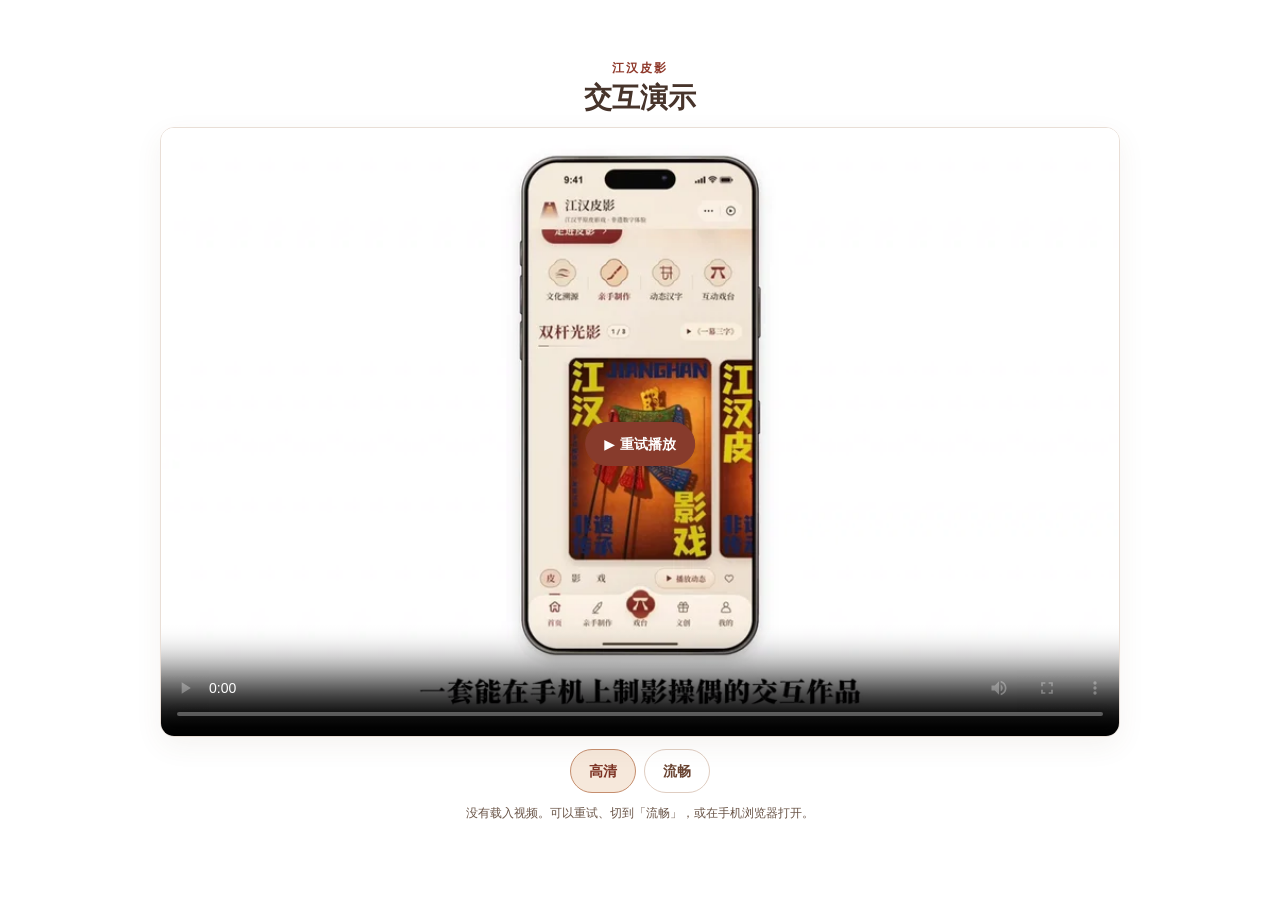
<file: watch/interaction/index.html>
<!doctype html>
<html lang="zh-CN">
<head>
<meta charset="utf-8">
<meta name="viewport" content="width=device-width, initial-scale=1">
<meta name="theme-color" content="#ffffff">
<meta name="description" content="江汉皮影数字交互作品 · 高清评审演示">
<link rel="icon" href="data:,">
<title>江汉皮影 · 交互演示</title>
<style>
:root{color-scheme:light;font-family:system-ui,"PingFang SC","Microsoft YaHei",sans-serif;background:#fff;color:#47342b}
*{box-sizing:border-box}body{margin:0;min-height:100vh;min-height:100svh;display:grid;place-items:center;padding:18px max(12px,env(safe-area-inset-right)) max(18px,env(safe-area-inset-bottom)) max(12px,env(safe-area-inset-left))}
main{width:min(100%,960px);display:grid;gap:12px;justify-items:center;text-align:center}
header p{font:600 12px/1.25 system-ui;color:#8f392b;margin:0 0 4px;letter-spacing:.16em}
h1{font:650 clamp(20px,5vw,28px)/1.25 "Songti SC",SimSun,serif;margin:0}
.player{position:relative;width:100%;overflow:hidden;border-radius:14px;border:1px solid #e9ded6;box-shadow:0 9px 28px #704e3411;background:#fff}
video{display:block;width:100%;aspect-ratio:1440/914;height:auto;max-height:min(71vh,650px);max-height:min(71svh,650px);object-fit:contain;background:#fff}
button{border:1px solid #dfcdc1;border-radius:999px;padding:9px 18px;min-height:44px;background:#fff;color:#694331;font:600 14px/1.3 system-ui;cursor:pointer}
button:focus-visible{outline:2px solid #a56745;outline-offset:3px}
#start{position:absolute;z-index:1;left:50%;top:52%;transform:translate(-50%,-50%);background:#873b2c;color:white;border-color:#873b2c;box-shadow:0 4px 18px #2c100536;white-space:nowrap}
#start[hidden]{display:none}
.quality{display:flex;gap:8px;justify-content:center}
.quality button[aria-pressed=true]{background:#f6e8db;border-color:#c58e6e;color:#7c3223}
.status{margin:0;min-height:2.8em;font-size:12px;line-height:1.4;color:#6a5548}
@media (orientation:landscape) and (max-height:500px){body{padding-block:8px}main{gap:8px}video{max-height:calc(100vh - 124px);max-height:calc(100svh - 124px)}header p{display:none}}
</style>
</head>
<body>
<main>
<header><p>江汉皮影</p><h1>交互演示</h1></header>
<div class="player">
<video id="film" src="review-hd.mp4" poster="review-cover.webp" width="1440" height="914" controls playsinline webkit-playsinline preload="metadata" aria-label="江汉皮影交互演示视频"></video>
<button id="start" type="button" hidden>▶ 播放演示</button>
</div>
<div class="quality" role="group" aria-label="播放画质">
<button type="button" data-video="review-hd.mp4" aria-pressed="true">高清</button>
<button type="button" data-video="review-lite.mp4" aria-pressed="false">流畅</button>
</div>
<p id="status" class="status" role="status">默认高清，点播放开启声音。横屏全屏更易看清手机界面。</p>
<noscript><a href="review-lite.mp4">网络较慢？打开流畅版</a></noscript>
</main>
<script>
const film = document.getElementById('film');
const start = document.getElementById('start');
const status = document.getElementById('status');
const options = document.querySelectorAll('[data-video]');
let delay;
let played = false;
let changing = false;
const idleCopy = '默认高清，点播放开启声音。横屏全屏更易看清手机界面。';
const playingCopy = '可横屏全屏观看。网慢时可手动切换「流畅」。';
function waiting() {
  clearTimeout(delay);
  delay = setTimeout(() => {
    status.textContent = '正在缓冲。网慢时可切换「流畅」。';
  }, 1700);
}
function play() {
  start.hidden = true;
  film.play().catch(() => {
    if (changing) return;
    clearTimeout(delay);
    start.textContent = '▶ 再试一次';
    start.hidden = false;
    status.textContent = '视频尚未播放，可重试或切换「流畅」。';
  });
  waiting();
}
start.hidden = false;
start.addEventListener('click', () => {
  if (film.error) film.load();
  play();
});
film.addEventListener('play', () => { start.hidden = true; });
film.addEventListener('playing', () => {
  clearTimeout(delay);
  played = true;
  changing = false;
  start.hidden = true;
  status.textContent = playingCopy;
});
film.addEventListener('waiting', () => { if (!film.paused) waiting(); });
film.addEventListener('pause', () => { clearTimeout(delay); });
film.addEventListener('ended', () => {
  start.textContent = '↻ 重播';
  start.hidden = false;
});
film.addEventListener('error', () => {
  clearTimeout(delay);
  changing = false;
  status.textContent = '没有载入视频。可以重试、切到「流畅」，或在手机浏览器打开。';
  start.textContent = '▶ 重试播放';
  start.hidden = false;
});
for (const option of options) option.addEventListener('click', () => {
  if (option.getAttribute('aria-pressed') === 'true') return;
  const resumeAt = film.ended ? 0 : film.currentTime;
  const resume = !film.paused;
  changing = true;
  clearTimeout(delay);
  film.onloadedmetadata = () => {
    if (resumeAt > 0 && resumeAt < film.duration) film.currentTime = resumeAt;
    changing = false;
    film.onloadedmetadata = null;
  };
  film.src = option.dataset.video;
  for (const item of options) item.setAttribute('aria-pressed', String(item === option));
  status.textContent = played ? playingCopy : option.dataset.video.includes('lite') ? '已切到流畅版。点播放开启声音。' : idleCopy;
  if (resume) play();
  else {
    start.textContent = resumeAt > 0 ? '▶ 继续播放' : '▶ 播放演示';
    start.hidden = false;
  }
});
</script>
</body>
</html>
</file>
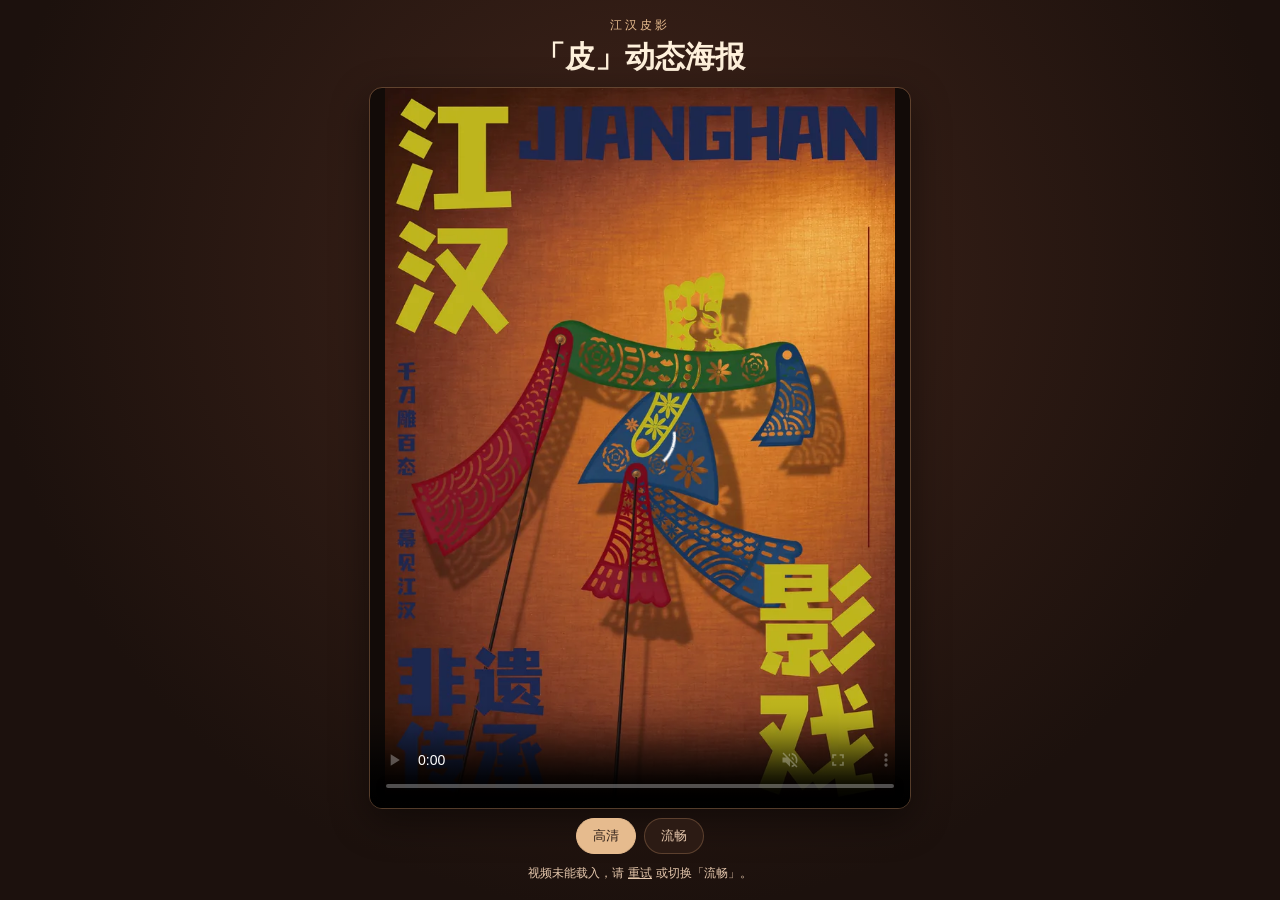
<file: watch/pi/index.html>
<!doctype html>
<html lang="zh-CN">
<head>
<meta charset="utf-8">
<meta name="viewport" content="width=device-width, initial-scale=1">
<meta name="theme-color" content="#1c110d">
<link rel="icon" href="data:,">
<title>「皮」动态海报 · 江汉皮影</title>
<style>
:root{color-scheme:dark;font-family:system-ui,sans-serif;color:#fff1dc;background:#1c110d}
body{box-sizing:border-box;min-height:100vh;min-height:100svh;margin:0;padding:16px 14px;display:grid;place-items:center;background:radial-gradient(ellipse at 50% 30%,#40241a,#1c110d 72%)}
main{width:min(100%,540px);display:grid;justify-items:center;gap:10px;text-align:center}
header p{margin:0 0 3px;color:#e6bb8e;font-size:12px;letter-spacing:.25em}
h1{margin:0;font-family:"Songti SC",SimSun,serif;font-size:clamp(20px,5.5vw,30px);font-weight:600}
video{display:block;width:100%;height:auto;aspect-ratio:1080/1528;max-height:calc(100vh - 180px);max-height:calc(100svh - 180px);object-fit:contain;background:#120b08;border-radius:12px;outline:1px solid #ce986b55;box-shadow:0 12px 39px #0007}
.quality{display:flex;gap:8px}
.quality button{min-height:36px;padding:0 16px;border:1px solid #a6795566;border-radius:999px;background:#2c1b14;color:#e5c7ac;font:inherit;font-size:13px;cursor:pointer}
.quality button[aria-pressed="true"]{background:#e6bb8e;border-color:#e6bb8e;color:#302019}
.quality button:focus-visible{outline:2px solid #fff1dc;outline-offset:3px}
.hint{margin:0;color:#e5c7ac;font-size:12px;line-height:1.55}
a{color:inherit}
</style>
</head>
<body>
<main>
<header><p>江汉皮影</p><h1>「皮」动态海报</h1></header>
<video src="poster-hd.mp4" poster="cover-hd.webp" width="1080" height="1528" aria-label="皮字动态海报" controls autoplay muted playsinline preload="auto"></video>
<div class="quality" role="group" aria-label="播放画质">
<button type="button" data-src="poster-hd.mp4" aria-pressed="true">高清</button>
<button type="button" data-src="poster.mp4" aria-pressed="false">流畅</button>
</div>
<p class="hint" id="hint">若未自动播放，请点播放；网络慢可切换「流畅」。</p>
<p class="hint" id="retry" role="status" hidden>视频未能载入，请 <a href="./">重试</a> 或切换「流畅」。</p>
</main>
<script>
const player = document.querySelector('video');
const qualityButtons = document.querySelectorAll('.quality button');
const hint = document.getElementById('hint');
const retry = document.getElementById('retry');
function setErrorState(failed) {
  hint.hidden = failed;
  retry.hidden = !failed;
}
player.addEventListener('error', () => setErrorState(true));
if (player.error) setErrorState(true);
retry.querySelector('a').addEventListener('click', event => {
  event.preventDefault();
  setErrorState(false);
  player.load();
  player.play().catch(() => {});
});
for (const button of qualityButtons) {
  button.addEventListener('click', () => {
    if (button.getAttribute('aria-pressed') === 'true') return;
    const resumeAt = player.ended ? 0 : player.currentTime;
    const shouldPlay = !player.paused || resumeAt === 0 || player.error;
    player.autoplay = false;
    player.onloadedmetadata = () => {
      if (resumeAt > 0 && resumeAt < player.duration) player.currentTime = resumeAt;
      player.onloadedmetadata = null;
    };
    player.src = button.dataset.src;
    for (const option of qualityButtons) option.setAttribute('aria-pressed', option === button);
    setErrorState(false);
    if (shouldPlay) player.play().catch(() => {});
  });
}
</script>
</body>
</html>
</file>
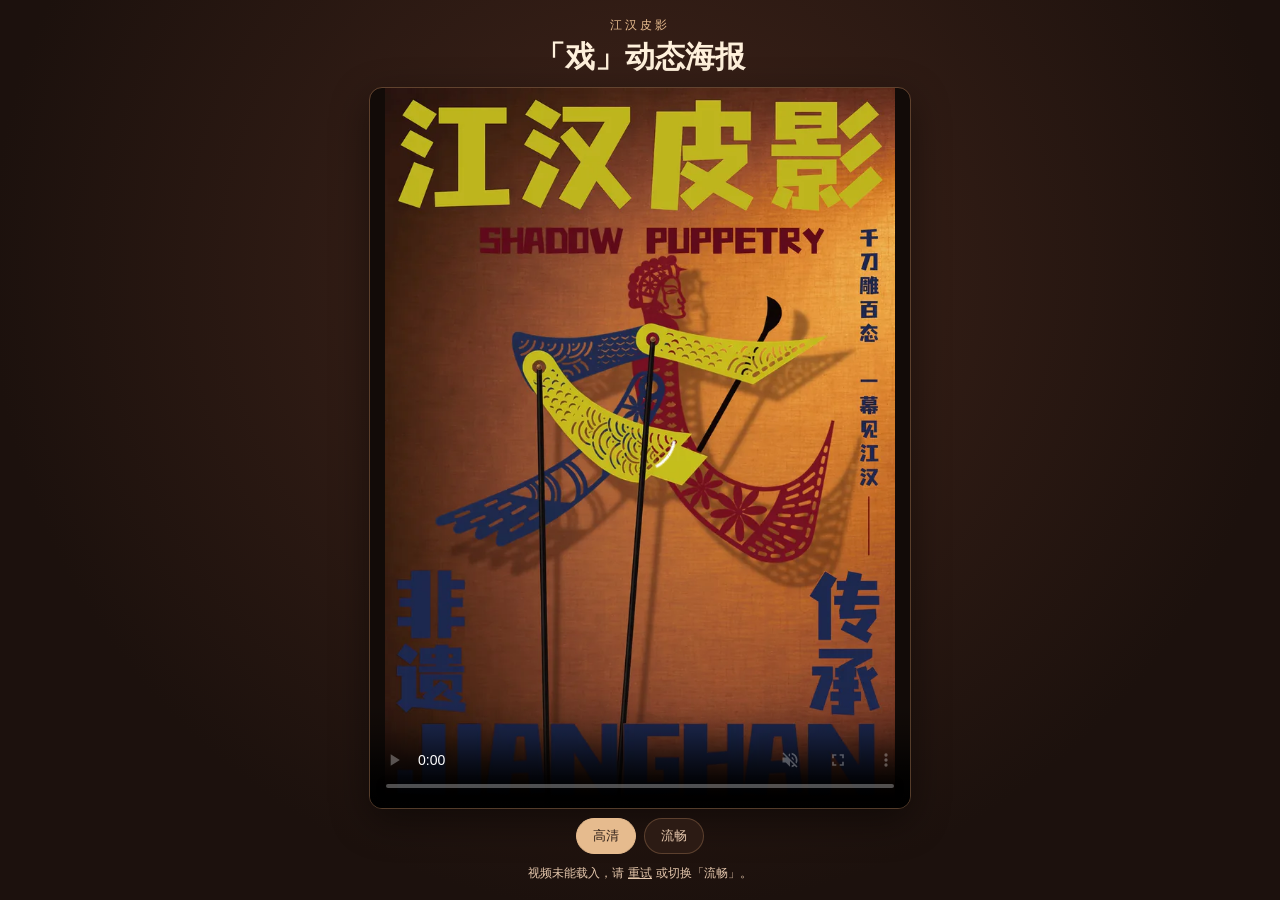
<file: watch/xi/index.html>
<!doctype html>
<html lang="zh-CN">
<head>
<meta charset="utf-8">
<meta name="viewport" content="width=device-width, initial-scale=1">
<meta name="theme-color" content="#1c110d">
<link rel="icon" href="data:,">
<title>「戏」动态海报 · 江汉皮影</title>
<style>
:root{color-scheme:dark;font-family:system-ui,sans-serif;color:#fff1dc;background:#1c110d}
body{box-sizing:border-box;min-height:100vh;min-height:100svh;margin:0;padding:16px 14px;display:grid;place-items:center;background:radial-gradient(ellipse at 50% 30%,#40241a,#1c110d 72%)}
main{width:min(100%,540px);display:grid;justify-items:center;gap:10px;text-align:center}
header p{margin:0 0 3px;color:#e6bb8e;font-size:12px;letter-spacing:.25em}
h1{margin:0;font-family:"Songti SC",SimSun,serif;font-size:clamp(20px,5.5vw,30px);font-weight:600}
video{display:block;width:100%;height:auto;aspect-ratio:1080/1528;max-height:calc(100vh - 180px);max-height:calc(100svh - 180px);object-fit:contain;background:#120b08;border-radius:12px;outline:1px solid #ce986b55;box-shadow:0 12px 39px #0007}
.quality{display:flex;gap:8px}
.quality button{min-height:36px;padding:0 16px;border:1px solid #a6795566;border-radius:999px;background:#2c1b14;color:#e5c7ac;font:inherit;font-size:13px;cursor:pointer}
.quality button[aria-pressed="true"]{background:#e6bb8e;border-color:#e6bb8e;color:#302019}
.quality button:focus-visible{outline:2px solid #fff1dc;outline-offset:3px}
.hint{margin:0;color:#e5c7ac;font-size:12px;line-height:1.55}
a{color:inherit}
</style>
</head>
<body>
<main>
<header><p>江汉皮影</p><h1>「戏」动态海报</h1></header>
<video src="poster-hd.mp4" poster="cover-hd.webp" width="1080" height="1528" aria-label="戏字动态海报" controls autoplay muted playsinline preload="auto"></video>
<div class="quality" role="group" aria-label="播放画质">
<button type="button" data-src="poster-hd.mp4" aria-pressed="true">高清</button>
<button type="button" data-src="poster.mp4" aria-pressed="false">流畅</button>
</div>
<p class="hint" id="hint">若未自动播放，请点播放；网络慢可切换「流畅」。</p>
<p class="hint" id="retry" role="status" hidden>视频未能载入，请 <a href="./">重试</a> 或切换「流畅」。</p>
</main>
<script>
const player = document.querySelector('video');
const qualityButtons = document.querySelectorAll('.quality button');
const hint = document.getElementById('hint');
const retry = document.getElementById('retry');
function setErrorState(failed) {
  hint.hidden = failed;
  retry.hidden = !failed;
}
player.addEventListener('error', () => setErrorState(true));
if (player.error) setErrorState(true);
retry.querySelector('a').addEventListener('click', event => {
  event.preventDefault();
  setErrorState(false);
  player.load();
  player.play().catch(() => {});
});
for (const button of qualityButtons) {
  button.addEventListener('click', () => {
    if (button.getAttribute('aria-pressed') === 'true') return;
    const resumeAt = player.ended ? 0 : player.currentTime;
    const shouldPlay = !player.paused || resumeAt === 0 || player.error;
    player.autoplay = false;
    player.onloadedmetadata = () => {
      if (resumeAt > 0 && resumeAt < player.duration) player.currentTime = resumeAt;
      player.onloadedmetadata = null;
    };
    player.src = button.dataset.src;
    for (const option of qualityButtons) option.setAttribute('aria-pressed', option === button);
    setErrorState(false);
    if (shouldPlay) player.play().catch(() => {});
  });
}
</script>
</body>
</html>
</file>
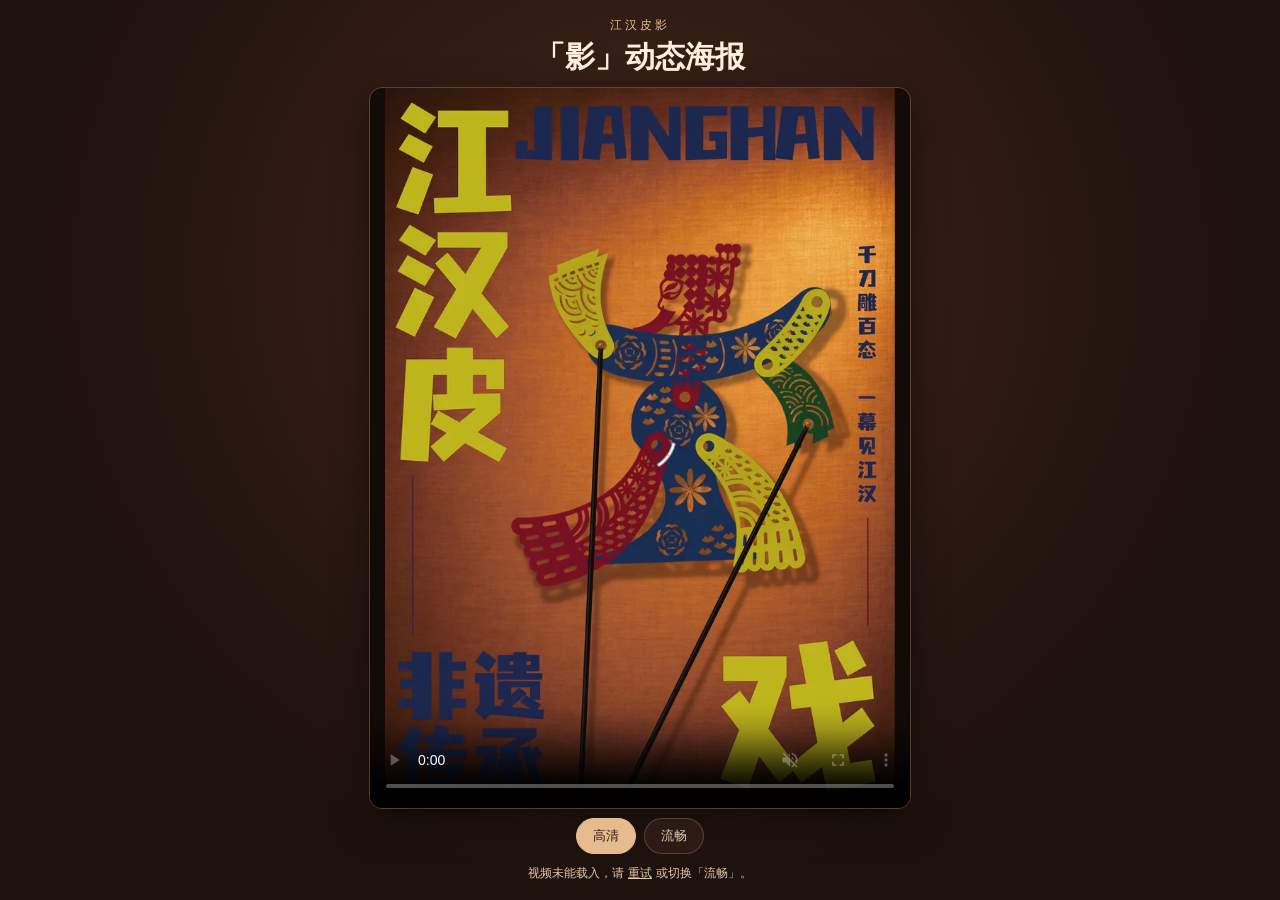
<file: watch/ying/index.html>
<!doctype html>
<html lang="zh-CN">
<head>
<meta charset="utf-8">
<meta name="viewport" content="width=device-width, initial-scale=1">
<meta name="theme-color" content="#1c110d">
<link rel="icon" href="data:,">
<title>「影」动态海报 · 江汉皮影</title>
<style>
:root{color-scheme:dark;font-family:system-ui,sans-serif;color:#fff1dc;background:#1c110d}
body{box-sizing:border-box;min-height:100vh;min-height:100svh;margin:0;padding:16px 14px;display:grid;place-items:center;background:radial-gradient(ellipse at 50% 30%,#40241a,#1c110d 72%)}
main{width:min(100%,540px);display:grid;justify-items:center;gap:10px;text-align:center}
header p{margin:0 0 3px;color:#e6bb8e;font-size:12px;letter-spacing:.25em}
h1{margin:0;font-family:"Songti SC",SimSun,serif;font-size:clamp(20px,5.5vw,30px);font-weight:600}
video{display:block;width:100%;height:auto;aspect-ratio:1080/1528;max-height:calc(100vh - 180px);max-height:calc(100svh - 180px);object-fit:contain;background:#120b08;border-radius:12px;outline:1px solid #ce986b55;box-shadow:0 12px 39px #0007}
.quality{display:flex;gap:8px}
.quality button{min-height:36px;padding:0 16px;border:1px solid #a6795566;border-radius:999px;background:#2c1b14;color:#e5c7ac;font:inherit;font-size:13px;cursor:pointer}
.quality button[aria-pressed="true"]{background:#e6bb8e;border-color:#e6bb8e;color:#302019}
.quality button:focus-visible{outline:2px solid #fff1dc;outline-offset:3px}
.hint{margin:0;color:#e5c7ac;font-size:12px;line-height:1.55}
a{color:inherit}
</style>
</head>
<body>
<main>
<header><p>江汉皮影</p><h1>「影」动态海报</h1></header>
<video src="poster-hd.mp4" poster="cover-hd.webp" width="1080" height="1528" aria-label="影字动态海报" controls autoplay muted playsinline preload="auto"></video>
<div class="quality" role="group" aria-label="播放画质">
<button type="button" data-src="poster-hd.mp4" aria-pressed="true">高清</button>
<button type="button" data-src="poster.mp4" aria-pressed="false">流畅</button>
</div>
<p class="hint" id="hint">若未自动播放，请点播放；网络慢可切换「流畅」。</p>
<p class="hint" id="retry" role="status" hidden>视频未能载入，请 <a href="./">重试</a> 或切换「流畅」。</p>
</main>
<script>
const player = document.querySelector('video');
const qualityButtons = document.querySelectorAll('.quality button');
const hint = document.getElementById('hint');
const retry = document.getElementById('retry');
function setErrorState(failed) {
  hint.hidden = failed;
  retry.hidden = !failed;
}
player.addEventListener('error', () => setErrorState(true));
if (player.error) setErrorState(true);
retry.querySelector('a').addEventListener('click', event => {
  event.preventDefault();
  setErrorState(false);
  player.load();
  player.play().catch(() => {});
});
for (const button of qualityButtons) {
  button.addEventListener('click', () => {
    if (button.getAttribute('aria-pressed') === 'true') return;
    const resumeAt = player.ended ? 0 : player.currentTime;
    const shouldPlay = !player.paused || resumeAt === 0 || player.error;
    player.autoplay = false;
    player.onloadedmetadata = () => {
      if (resumeAt > 0 && resumeAt < player.duration) player.currentTime = resumeAt;
      player.onloadedmetadata = null;
    };
    player.src = button.dataset.src;
    for (const option of qualityButtons) option.setAttribute('aria-pressed', option === button);
    setErrorState(false);
    if (shouldPlay) player.play().catch(() => {});
  });
}
</script>
</body>
</html>
</file>
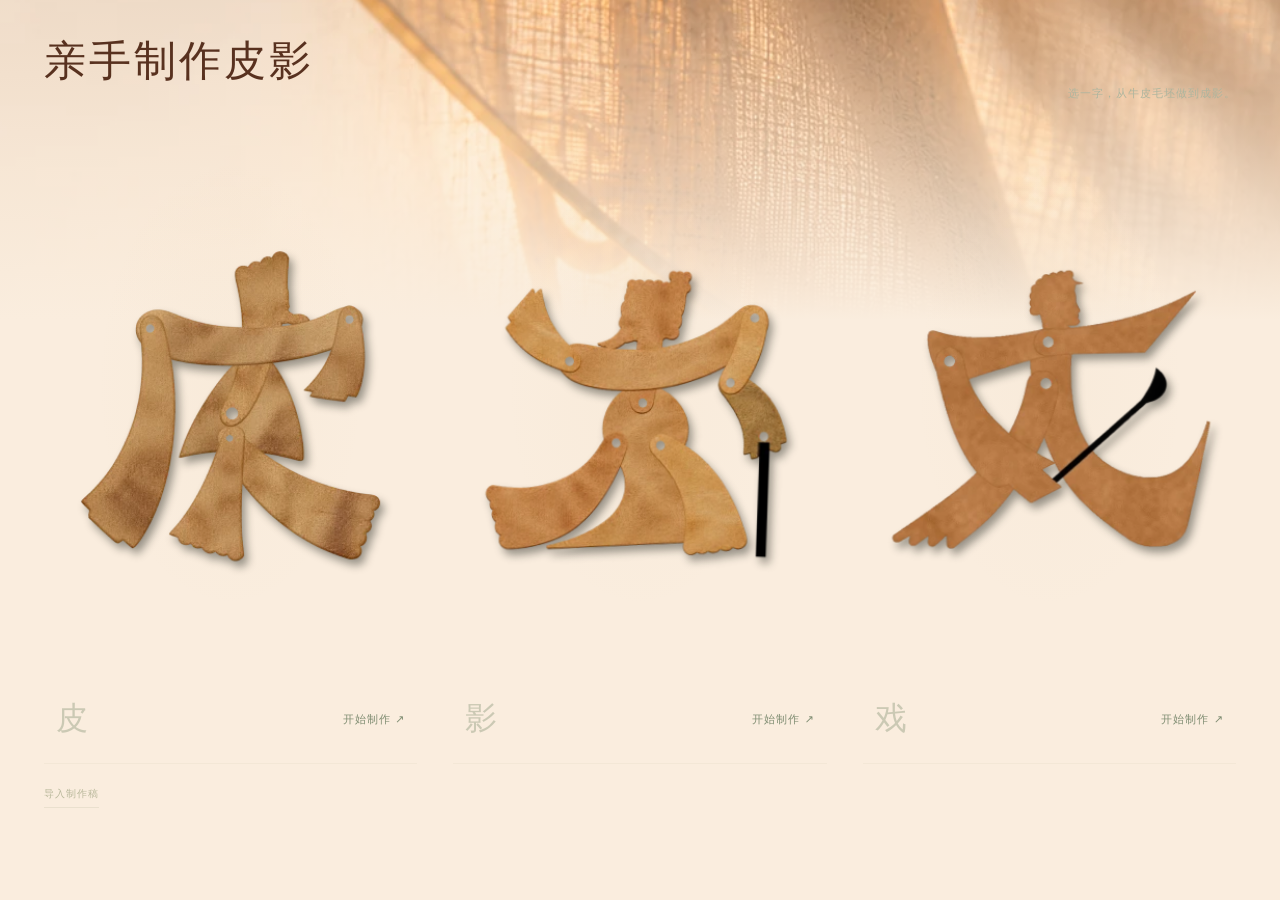
<file: experience/maker.html>
<!doctype html>
<html lang="zh-CN" class="mobile-experience mobile-maker jh-page-maker"><head><meta charset="utf-8"><meta name="viewport" content="width=device-width,initial-scale=1,viewport-fit=cover"><meta name="theme-color" content="#180e0a"><title>亲手制作皮影 · 江汉皮影</title><meta name="description" content="选择一张皮，留下自己的刻痕。江汉皮影选字、雕刻、敷彩、装配与成影工作台。"><style>
:root{color-scheme:dark;--bg:#1a1e19;--paper:#e4dfce;--muted:#929a87;--line:#c7c0a024;--accent:#c7a978;--serif:"Songti SC","STSong","SimSun",serif}*{box-sizing:border-box}html,body{margin:0;min-height:100%;background:var(--bg);color:var(--paper);font-family:"Microsoft YaHei","PingFang SC",sans-serif}body{background:radial-gradient(ellipse at 50% 45%,#33372a55,transparent 70%),#1a1e19}button,a,input{touch-action:manipulation}button,input{font:inherit}a{color:inherit;text-decoration:none}button{cursor:pointer;color:inherit}button:disabled{opacity:.3;cursor:default}button:focus-visible,a:focus-visible,input:focus-visible,canvas:focus-visible{outline:1px solid #d5ba88;outline-offset:4px}[hidden]{display:none!important}.site-nav{height:74px;margin:0 44px;border-bottom:1px solid var(--line);display:flex;align-items:center;justify-content:space-between;gap:20px}.brand{display:flex;gap:18px;align-items:center}.brand strong{font:20px var(--serif);font-weight:400;letter-spacing:4px}.brand small{border-left:1px solid var(--line);padding-left:18px;font-size:9px;letter-spacing:2px;color:var(--muted)}.links{display:flex;gap:28px;align-items:center;font-size:10px;letter-spacing:2px;color:#b6bda8}.links a{padding:8px 0}.links a:hover{color:#f1d7a2}.links a:last-child{color:var(--accent)}.gallery{height:calc(100svh - 74px);min-height:640px;max-width:1700px;margin:auto;padding:34px 44px 18px;display:flex;flex-direction:column}.gallery-head{display:flex;justify-content:space-between;align-items:flex-end;gap:40px;margin-bottom:20px}.eyebrow{font-size:9px;color:var(--muted);letter-spacing:3px;margin:0 0 13px}.eyebrow b{font:11px Georgia,serif;color:var(--accent);font-weight:400;margin-right:15px}.gallery h1{font:clamp(30px,3.3vw,49px)/1.3 var(--serif);letter-spacing:3px;margin:0 0 12px;font-weight:400}.gallery-sub{font-size:11px;letter-spacing:1px;color:#adb59e;margin:0}.material-note{max-width:275px;font-size:10px;line-height:1.9;letter-spacing:.5px;color:#86917b;margin:0 0 4px}.material-note strong{font-weight:400;color:#c3baa1}.word-grid{display:grid;grid-template-columns:repeat(3,minmax(0,1fr));grid-template-rows:minmax(0,1fr);flex:1;min-height:0;gap:0 36px}.word-tile{min-height:0;position:relative;border:0;border-bottom:1px solid var(--line);background:none;display:flex;flex-direction:column;align-items:stretch;text-align:left;padding:18px 12px 22px;isolation:isolate;transition:background .3s}.word-tile:before{content:"";position:absolute;inset:12px 10% 20%;background:radial-gradient(ellipse,#c6a96d12,transparent 65%);z-index:-1;transition:opacity .3s;opacity:.5}.word-tile:hover{background:#c5b88a05}.word-tile:hover:before{opacity:1}.word-tile img{position:absolute;inset:0;display:block;width:100%;height:100%;max-height:100%;object-fit:contain;filter:drop-shadow(4px 6px 4px #05090466);transform:translateY(0) rotate(var(--tilt,0deg));transition:transform .5s cubic-bezier(.2,.7,.2,1),filter .5s}.tile-image{flex:1;min-height:0;position:relative;margin:8px 0 22px}.word-tile:hover img,.word-tile:focus-visible img{transform:translateY(-7px) rotate(0deg);filter:drop-shadow(5px 12px 7px #05090488) brightness(1.09)}.tile-meta{display:flex;align-items:center;justify-content:space-between;gap:10px}.tile-label{display:flex;align-items:baseline;gap:14px;font:32px var(--serif);color:#cbc9b4}.tile-label small{font:9px Georgia,serif;color:#73816b}.tile-action{font-size:11px;letter-spacing:1px;color:#7e8c71;transition:color .3s}.word-tile:hover .tile-action,.word-tile:focus-visible .tile-action{color:#dfc392}.tile-status{position:absolute;right:8px;top:8px;font-size:8px;letter-spacing:1px;color:#b9a477}.gallery-foot{display:flex;justify-content:space-between;align-items:center;gap:15px;padding-top:16px;min-height:44px}.gallery-foot p{font-size:9px;letter-spacing:1px;color:#6e7d62;margin:0}.pager{display:none;align-items:center;gap:15px;font-size:10px;color:var(--muted)}.pager button{background:none;border:1px solid var(--line);padding:6px 12px}.text-button{border:0;background:none;padding:6px 0;color:#b9b89b;font-size:10px;letter-spacing:1px;border-bottom:1px solid #b9b89b40}.editor{height:calc(100dvh - 74px);min-height:620px;display:flex;flex-direction:column;max-width:1800px;margin:auto;padding:0 36px 24px}.workflow{height:68px;display:flex;align-items:center;justify-content:center;gap:28px;border-bottom:1px solid var(--line);flex-shrink:0}.workflow button{background:none;border:0;color:#69785e;font-size:10px;letter-spacing:2px;padding:12px 8px;position:relative}.workflow button b{font:11px Georgia,serif;margin-right:8px;font-weight:400}.workflow button.active{color:#e1c898}.workflow button.active:after{content:"";position:absolute;bottom:3px;left:8px;right:8px;height:1px;background:#c5a974}.editor-head{display:flex;align-items:center;justify-content:space-between;padding:22px 0 18px;gap:20px}.editor-head h1{font:26px var(--serif);font-weight:400;letter-spacing:3px;margin:0}.editor-head h1 span{font-size:12px;color:#8f9c81;margin-left:15px;letter-spacing:1px}.draft-state{font-size:9px;letter-spacing:1px;color:#89977c}.workspace{flex:1;min-height:0;display:grid;grid-template-columns:145px minmax(0,1fr) 245px;gap:24px}.part-rail{display:flex;flex-direction:column;gap:6px;overflow:auto;scrollbar-width:thin;scrollbar-color:#515c45 transparent}.rail-label{font-size:9px;letter-spacing:2px;color:#748369;margin:0 0 8px}.part-button{flex:none;display:flex;align-items:center;gap:10px;padding:8px 9px;min-height:57px;border:1px solid transparent;background:#bbc39903;color:#8b9a7b;font-size:10px;letter-spacing:1px;text-align:left;transition:background .2s,border-color .2s}.part-button canvas{width:40px;height:42px;object-fit:contain;flex:none}.part-button.active{background:#c9c39a09;border-color:#c9c39a44;color:#ddd2ad}.part-button small{display:block;font:8px Georgia,serif;color:#65745b;margin-top:4px}.canvas-panel{min-width:0;min-height:0;display:flex;flex-direction:column;background:#292c23;border:1px solid #c4c09f17;position:relative;overflow:hidden}.canvas-top{display:flex;justify-content:space-between;align-items:center;padding:13px 17px;border-bottom:1px solid #d5cba217;font-size:9px;letter-spacing:1px;color:#969f86;gap:10px}.canvas-top span:first-child{color:#bab99c}.canvas-wrap{position:relative;min-height:0;flex:1;background:radial-gradient(ellipse,#7b72502e,transparent 70%);overflow:hidden}.canvas-wrap.checker{background-color:#34382b;background-image:linear-gradient(45deg,#ffffff09 25%,transparent 25%),linear-gradient(-45deg,#ffffff09 25%,transparent 25%),linear-gradient(45deg,transparent 75%,#ffffff09 75%),linear-gradient(-45deg,transparent 75%,#ffffff09 75%);background-size:24px 24px;background-position:0 0,0 12px,12px -12px,-12px 0}#work-canvas{display:block;width:100%;height:100%;touch-action:none;cursor:crosshair;outline:none}.canvas-bottom{display:flex;justify-content:space-between;align-items:center;gap:10px;padding:12px 17px;font-size:9px;color:#7f8d71;letter-spacing:.5px;border-top:1px solid #d5cba217}.canvas-bottom button{border:0;border-bottom:1px solid #aeb39740;background:none;padding:4px 0;color:#acb295;font-size:9px}.tools{display:flex;flex-direction:column;overflow:auto;min-height:0;scrollbar-width:thin;scrollbar-color:#515c45 transparent}.tool-section{border-bottom:1px solid var(--line);padding:0 0 20px;margin:0 0 20px}.tool-section h2{font:24px var(--serif);font-weight:400;letter-spacing:2px;margin:0 0 12px}.tool-section>p{font-size:10px;line-height:2;color:#919e82;margin:0}.tool-label{display:flex;justify-content:space-between;align-items:center;margin:20px 0 10px;font-size:9px;letter-spacing:1px;color:#aeb59a}.tool-label output{color:#cfbb92;font:10px Georgia,serif}.tool-buttons{display:grid;grid-template-columns:1fr 1fr;gap:8px}.tool-buttons button,.quiet-button{border:1px solid #aeb79033;color:#b2bc9e;background:none;padding:12px 8px;font-size:10px;letter-spacing:1px}.tool-buttons button.active{border-color:#c5aa74;background:#bfac7110;color:#e3cda0}input[type=range]{width:100%;accent-color:#c3aa7b;height:16px}.history-tools{display:flex;gap:8px;margin-top:17px}.history-tools button{background:none;border:1px solid #aeb79026;padding:9px 7px;color:#9ba98b;font-size:9px;flex:1}.lock-note{padding:13px 12px;background:#c5ad7008;border-left:1px solid #bba27766;font-size:9px;color:#9da58b;line-height:1.9;margin-top:18px}.lock-note b{font-weight:400;color:#cfbb91;display:block;margin-bottom:3px}.tool-note{font-size:9px;line-height:1.9;color:#6f8162;margin-top:14px}.next-block{margin-top:auto;padding-top:15px;display:flex;flex-direction:column;gap:12px}.primary{background:#d0bd91;border:1px solid #d0bd91;color:#292d24;padding:15px 14px;display:flex;align-items:center;justify-content:space-between;gap:12px;font-size:11px;letter-spacing:2px;transition:background .25s,transform .25s}.primary:hover{background:#e1cfa6;transform:translateY(-1px)}.primary span{font:20px Georgia,serif}.save-button{font-size:9px;letter-spacing:1px;background:none;color:#7d8e6d;border:0;padding:6px;text-align:center}.palette{display:grid;grid-template-columns:repeat(4,1fr);gap:13px 9px;margin:24px 0 10px}.swatch{border:1px solid transparent;background:none;display:flex;flex-direction:column;align-items:center;gap:8px;padding:6px 0;font-size:8px;color:#87967a}.swatch i{width:27px;height:27px;border-radius:50%;background:var(--pigment);box-shadow:inset 1px 1px 3px #ffffff18,inset -2px -2px 4px #0000004d}.swatch[aria-pressed=true]{border-color:#bdac744d;color:#dbc497}.assembly-controls,.perform-controls{display:flex;flex-direction:column;gap:12px;margin-top:20px}.assembly-progress{height:2px;background:#4c5841;margin-top:23px}.assembly-progress i{display:block;height:100%;width:0;background:#c6ae7a}.progress-note{font-size:9px;line-height:1.8;color:#8e9d7e;margin-top:11px}.finished-mark{font-size:9px;letter-spacing:2px;color:#c6ae7a;margin:19px 0 0}.status{position:fixed;bottom:20px;left:50%;transform:translate(-50%,18px);background:#10170feb;border:1px solid #a5b4803d;color:#d1ccb0;padding:12px 18px;font-size:11px;line-height:1.6;max-width:90vw;z-index:50;opacity:0;pointer-events:none;transition:opacity .25s,transform .25s}.status.on{opacity:1;transform:translate(-50%,0)}.loading{position:fixed;inset:74px 0 0;background:#1a1e19;z-index:30;display:grid;place-items:center;color:#9da68b;font:16px var(--serif);letter-spacing:4px}.loading small{display:block;font:9px "Microsoft YaHei";letter-spacing:2px;color:#64755c;text-align:center;margin-top:18px}.sr{position:absolute;width:1px;height:1px;overflow:hidden;clip-path:inset(50%)}.editor.incoming .workspace{animation:enter .5s ease both}@keyframes enter{from{opacity:0;transform:translateY(8px)}to{opacity:1;transform:translateY(0)}}
@media(min-width:1700px){.word-grid{gap:0 45px}.gallery{padding:38px 64px 22px}.workspace{grid-template-columns:165px minmax(0,1fr) 275px;gap:30px}}
@media(max-width:1050px){.site-nav{margin:0 25px}.gallery{padding:28px 25px 18px}.material-note{max-width:235px}.workspace{grid-template-columns:95px minmax(0,1fr) 215px;gap:14px}.part-button{padding:7px 4px;gap:4px;font-size:9px}.part-button canvas{width:28px}.editor{padding:0 22px 18px}.editor-head h1{font-size:24px}.tool-section h2{font-size:22px}.word-grid{gap:0 16px}}
@media(max-width:700px){.site-nav{height:58px;margin:0 19px;gap:10px}.brand strong{font-size:16px;letter-spacing:2px}.brand small{display:none}.links{gap:16px;font-size:9px;letter-spacing:.5px}.links a:first-child{display:none}.gallery{height:calc(100svh - 58px);min-height:620px;padding:27px 20px 16px}.gallery-head{display:block;margin-bottom:14px}.eyebrow{font-size:8px;margin-bottom:12px;letter-spacing:2px}.gallery h1{font-size:32px;letter-spacing:2px;margin-bottom:11px}.gallery-sub{font-size:10px;line-height:1.8;letter-spacing:0}.material-note{max-width:100%;font-size:8px;line-height:1.75;margin:12px 0 0;color:#738466}.word-grid{grid-template-columns:repeat(2,minmax(0,1fr));grid-template-rows:repeat(3,minmax(0,1fr));gap:0 20px}.word-tile{padding:8px 3px 9px}.tile-label{font-size:18px;gap:9px}.tile-action{font-size:8px}.tile-image{padding:0 0 4px}.tile-status{font-size:7px}.gallery-foot{padding-top:13px;min-height:40px}.gallery-foot p{font-size:8px;max-width:150px;line-height:1.8}.gallery-foot #resume{display:none}.pager{display:flex;gap:10px}.pager button{padding:5px 9px}.editor{height:calc(100dvh - 58px);min-height:0;padding:0 18px 18px;overflow-y:auto}.workflow{position:sticky;top:0;background:#1a1e19f5;z-index:10;height:55px;justify-content:space-between;gap:3px}.workflow button{font-size:9px;letter-spacing:0;padding:12px 5px}.workflow button b{font-size:8px;margin-right:4px}.editor-head{padding:19px 0 13px;gap:8px}.editor-head h1{font-size:23px}.editor-head h1 span{display:block;font-size:9px;margin:9px 0 0;letter-spacing:1px}.draft-state{font-size:8px;max-width:105px;line-height:1.7;text-align:right}.workspace{display:flex;flex-direction:column;flex:none;gap:14px}.part-rail{order:0;flex-direction:row;gap:6px;overflow:auto;min-height:66px}.rail-label{display:none}.part-button{width:70px;min-height:64px;flex-direction:column;justify-content:center;padding:4px 3px;gap:3px;font-size:8px;text-align:center}.part-button canvas{width:38px;height:32px}.part-button small{display:none}.canvas-panel{order:1;height:44svh;min-height:300px;flex:none}.canvas-top{padding:10px 12px;font-size:8px}.canvas-bottom{padding:8px 12px;font-size:8px}.canvas-bottom button{font-size:8px}.tools{order:2;overflow:visible;display:block}.tool-section{padding:8px 0 20px;margin:0}.tool-section h2{font-size:22px;display:none}.tool-section>p{font-size:10px}.tool-buttons{margin-top:10px}.tool-buttons button{padding:11px}.tool-label{margin-top:15px}.history-tools{margin-top:12px}.history-tools button{font-size:10px;padding:11px}.lock-note{font-size:9px;margin-top:15px;padding:10px}.tool-note{display:none}.next-block{padding-top:16px;padding-bottom:8px}.palette{grid-template-columns:repeat(8,1fr);gap:7px;margin-top:18px}.swatch i{width:25px;height:25px}.swatch{font-size:7px}.status{bottom:15px;font-size:10px}.loading{top:58px}}
@media(max-width:360px){.links{gap:10px;font-size:8px}.gallery h1{font-size:29px}.gallery{padding-top:22px}.gallery-sub{font-size:9px}.material-note{font-size:7px}.gallery-foot p{max-width:120px}.workflow button{font-size:8px}.editor{padding-left:12px;padding-right:12px}}
@media(prefers-reduced-motion:reduce){*,*:before,*:after{animation:none!important;transition:none!important;scroll-behavior:auto!important}}

/* The final making stage opens onto the same warm screen as the original theatre. */
.editor.is-performing .workspace{grid-template-columns:minmax(0,1fr) 245px}.editor.is-performing .part-rail{display:none}.editor.is-performing .canvas-panel{background:#190f08;border-color:#b4925238}.editor.is-performing .canvas-top,.editor.is-performing .canvas-bottom{background:#21180ff2;color:#9d8865;border-color:#b6965633}.editor.is-performing .canvas-top #surface-title{color:#c6ae82}.editor.is-performing .canvas-top #surface-meta{margin-left:auto;font-size:8px;letter-spacing:.4px}.editor.is-performing #work-canvas{cursor:grab}.editor.is-performing .canvas-wrap{background:#24170b}.editor.is-performing .canvas-bottom{font-size:9px}.scene-hud{position:absolute;inset:0;pointer-events:none;color:#cfbc98}.scene-actors{position:absolute;top:25px;left:27px;display:flex;gap:8px;pointer-events:auto}.scene-actors button,.scene-transport button{border:1px solid #b8996540;background:#2013098c;color:#ae9670;font-size:10px;letter-spacing:1px;padding:9px 13px;backdrop-filter:blur(5px)}.scene-actors button.active{border-color:#d2b27a99;background:#72502a45;color:#ecd4a8}.scene-cue{position:absolute;top:37px;right:27px;font-size:9px;letter-spacing:2px;color:#826b4a}.scene-transport{position:absolute;bottom:25px;left:27px;display:flex;flex-wrap:wrap;max-width:calc(100% - 54px);gap:8px;pointer-events:auto}.scene-transport button{font-size:9px;padding:9px 12px;color:#d6bd90}.scene-switches{display:grid;grid-template-columns:1fr 1fr;gap:8px}.scene-switches button{padding:10px 4px;font-size:9px;letter-spacing:0}.scene-switches button[aria-pressed=true]{border-color:#bda06c85;color:#d6bd91;background:#ac90550a}.scene-kicker{font-size:8px!important;letter-spacing:2px;color:#b6a176!important;margin-bottom:15px!important}.scene-detail{margin-top:24px;padding-top:16px;border-top:1px solid var(--line);display:flex;flex-direction:column;align-items:flex-start;gap:13px}.scene-detail>span{font-size:8px;letter-spacing:2px;color:#78866b}.scene-detail a{font-size:9px;color:#a8ac8b;line-height:1.8}.scene-export{margin-top:22px;padding:14px 0 3px;border-top:1px solid var(--line);display:flex;flex-direction:column;gap:9px}.scene-export button{color:#b5bd9c;text-align:left;padding:7px 0}.scene-footnote{margin-top:20px!important;font-size:9px!important;line-height:2!important;color:#7c8a6b!important}#expand-scene{border:0;border-left:1px solid #bca16b30;background:none;color:#c3ac80;font-size:9px;letter-spacing:1px;padding:0 0 0 14px;white-space:nowrap;cursor:pointer}.scene-expanded{overflow:hidden}.scene-expanded .canvas-panel{position:fixed!important;inset:12px!important;height:auto!important;min-height:0!important;min-width:0!important;z-index:80;background:#190f08;box-shadow:0 0 0 40px #090805ee}.scene-expanded .canvas-top{padding:16px 23px}.scene-expanded .canvas-bottom{padding:13px 23px}.scene-expanded .scene-actors{top:30px;left:36px}.scene-expanded .scene-transport{bottom:30px;left:36px}.scene-expanded .scene-cue{top:43px;right:36px}
@media(max-width:1050px) and (min-width:701px){.editor.is-performing .workspace{grid-template-columns:minmax(0,1fr) 215px}.scene-cue{display:none}.scene-actors{left:20px;top:20px}.scene-transport{left:20px;bottom:20px}}
@media(max-width:700px){.editor.is-performing .workspace{display:flex}.editor.is-performing .canvas-panel{height:57svh;min-height:370px}.editor.is-performing .canvas-top{flex-wrap:wrap;padding:11px 12px;row-gap:8px}.editor.is-performing .canvas-top #surface-title{font-size:8px;letter-spacing:.5px}.editor.is-performing .canvas-top #surface-meta{display:none}#expand-scene{font-size:8px;margin-left:auto;padding-left:10px}.scene-actors{top:17px;left:17px;gap:6px}.scene-actors button{font-size:8px;padding:7px 9px}.scene-cue{display:none}.scene-transport{left:15px;bottom:17px;gap:5px;max-width:calc(100% - 30px)}.scene-transport button{font-size:7px;padding:8px 7px;letter-spacing:0}.editor.is-performing .canvas-bottom{font-size:8px;line-height:1.7;padding:9px 12px}.scene-switches button{font-size:10px;padding:12px}.scene-detail{margin-top:20px}.scene-detail a,.scene-detail .text-button{font-size:10px}.scene-kicker{font-size:9px!important}.scene-expanded .canvas-panel{inset:6px!important}.scene-expanded .scene-actors{top:22px;left:22px}.scene-expanded .scene-transport{bottom:24px;left:20px}.scene-expanded .scene-transport button{font-size:9px;padding:10px 12px}}

@media(max-width:420px){.links{gap:11px;font-size:8px;letter-spacing:.5px}.site-nav{gap:10px}.brand strong{font-size:17px;letter-spacing:2px}}@media(max-width:350px){.links{gap:8px;font-size:7px}.site-nav{margin-inline:14px}.brand strong{font-size:15px}}

/* Three complete glyphs, with larger material previews. */
@media(max-width:700px){
 .gallery{height:auto;min-height:calc(100svh - 58px);padding:27px 20px 24px}
 .gallery-head{margin-bottom:24px}
 .material-note{font-size:10px;line-height:1.9;margin-top:17px}
 .word-grid{flex:none;grid-template-columns:minmax(0,1fr);grid-template-rows:none;gap:18px}
 .word-tile{height:clamp(360px,110vw,460px);padding:14px 8px 22px}
 .tile-image{margin:0 0 18px}
 .tile-label{font-size:29px}
 .tile-action{font-size:11px}
 .gallery-foot{flex-wrap:wrap;justify-content:flex-start;gap:12px 22px;padding-top:20px}
 .gallery-foot p{flex-basis:100%;max-width:none;font-size:9px}
 .gallery-foot #resume{display:block}
}
</style>
<style>:root{--craft-cloth:url("../assets/cloth.webp")}
/* Motion and tools for the existing desktop workbench. */
.jh-page-maker .editor.incoming{animation:none!important}
.jh-page-maker .workflow{position:relative;border:0;border-radius:12px;background:linear-gradient(120deg,#23150bc9,#39241894);gap:clamp(20px,3vw,46px);height:66px;overflow:hidden;isolation:isolate}
.jh-page-maker .workflow:before{content:"";position:absolute;bottom:0;left:0;height:1px;width:calc(var(--craft-step,1)*25%);background:linear-gradient(90deg,#9b6f3d,#eccd92);transition:width .85s cubic-bezier(.16,1,.3,1);opacity:.65}
.jh-page-maker .workflow button{min-height:48px;border-radius:5px;padding:12px 14px;transition:color .35s,background .4s}
.jh-page-maker .workflow button.active{background:#e5c28a10;color:#ffe4b2}
.jh-page-maker .workflow button.active:after{height:2px;border-radius:2px;bottom:7px;left:40%;right:40%;box-shadow:0 0 14px #dfaf65bb}
.jh-page-maker .workflow button:not(:disabled):hover{color:#ffe5c1;background:#f7dca313}
.jh-page-maker .editor-head{padding-block:19px 17px}
.jh-page-maker .editor-head h1{font-size:29px}
.jh-page-maker .workspace{grid-template-columns:150px minmax(0,1fr) 262px;gap:22px}
.jh-page-maker .canvas-panel{border-radius:9px}
.jh-page-maker .canvas-top{min-height:45px;position:relative;z-index:4}
.jh-page-maker .canvas-bottom{min-height:45px;position:relative;z-index:4}
.jh-page-maker .part-button{position:relative;border-radius:6px;min-height:64px;border-color:#dcb37c26;transition:background .4s,border-color .4s,translate .5s cubic-bezier(.16,1,.3,1),box-shadow .4s}
.jh-page-maker .part-button.active{background:linear-gradient(110deg,#885d36cc,#49301ef0);border-color:#e7c28c9c;box-shadow:inset 2px 0 0 #efd4a1,0 4px 18px #190b0936}
.jh-page-maker .part-button:not(.active):hover{translate:3px 0;background:#644027cc}
.jh-page-maker .part-button canvas{width:44px;height:43px;filter:drop-shadow(0 3px 2px #0e060855);transition:transform .45s}
.jh-page-maker .part-button:hover canvas{transform:rotate(-4deg) translateY(-2px)}
.jh-page-maker .part-button small{margin-top:7px;font:9px/1.4 var(--sans,"Microsoft YaHei",sans-serif);color:#d7bb9477;letter-spacing:1px}
.jh-page-maker .part-button.is-worked small,.jh-page-maker .part-button.is-colored small{color:#ead3ae}
.jh-page-maker .part-button.is-worked:after,.jh-page-maker .part-button.is-colored:after{content:"";position:absolute;right:9px;top:10px;width:5px;height:5px;border-radius:50%;background:var(--part-pigment);box-shadow:0 0 0 3px #e5c48c11}
.jh-page-maker .tools{border-radius:9px;padding:19px 16px 0;background:linear-gradient(150deg,#382416eb,#21120ceb 75%);border-color:#d5ab7355}
.jh-page-maker .tool-section{padding-bottom:15px;margin-bottom:15px}
.jh-page-maker .tool-section h2{font-size:26px}
.jh-page-maker .tool-section>p{font-size:11px;line-height:2.05}
.jh-page-maker .tool-label{margin-top:18px}
.jh-page-maker .tools .tool-buttons button,.jh-page-maker .history-tools button,.jh-page-maker .quiet-button{border-radius:5px;transition:color .3s,background .3s,translate .4s,border-color .3s}
.jh-page-maker .tools :is(.tool-buttons button,.history-tools button,.quiet-button):not(:disabled):hover{background:#d7b98219;border-color:#eac99299;translate:0 -1px}
.craft-feel-tools{display:flex;gap:8px;margin:18px 0 9px}
.craft-feel-tools button{position:relative;display:flex;justify-content:center;align-items:center;gap:7px;flex:1;min-height:43px;padding:9px 8px;background:#120a0640;border:1px solid #b58f5b70;border-radius:6px;color:#e7cc9f;font:11px/1.6 var(--sans,"Microsoft YaHei",sans-serif);letter-spacing:.5px;cursor:pointer;transition:background .4s,border-color .4s,box-shadow .4s}
.craft-feel-tools button i{font:21px/1 Georgia,serif;font-style:normal;color:#d5b882}
.craft-feel-tools button[aria-pressed=true]{background:#c59c5c2c;border-color:#f0cc8e;box-shadow:inset 0 0 15px #e9c9950c,0 0 16px #d5a8660a;color:#fff0cf}
.craft-feel-tools button[aria-pressed=true] i{color:#ffe8b5}
.craft-feel-tools button:hover{background:#b48e5329;border-color:#edc991}
.jh-page-maker .tool-section>p.craft-shortcut{font-size:10px;line-height:1.85;color:#c6a77d;margin:0 0 15px}
.jh-page-maker .lock-note{border-radius:0 6px 6px 0}
.jh-page-maker .next-block{padding-top:12px;padding-bottom:32px}
.jh-page-maker .tools #next{min-height:57px;font-size:14px;box-shadow:0 5px 25px #10080626}
.jh-page-maker #canvas-wrap{isolation:isolate}
.jh-page-maker #work-canvas{position:relative;z-index:1}
.craft-proof-light{position:absolute;inset:0;z-index:0;opacity:0;pointer-events:none;background:radial-gradient(ellipse at var(--proof-x,50%) var(--proof-y,45%),#fff5c7e8 0%,#e7b55ab8 28%,#6f381867 64%,#201009e6 100%),var(--craft-cloth) center/cover;transition:opacity .65s cubic-bezier(.19,1,.3,1)}
.is-proofing .craft-proof-light{opacity:1}
.jh-page-maker .editor:not(.is-performing) .is-proofing #work-canvas{filter:drop-shadow(8px 12px 7px #41200c72);transition:filter .5s}
.jh-page-maker .editor:not(.is-performing) #work-canvas{transition:filter .5s}
.jh-page-maker .canvas-wrap.is-dye-target{box-shadow:inset 0 0 0 1px #f1cf94,inset 0 0 45px #e5ac3b18}
.craft-dawn{position:absolute;inset:0;z-index:3;pointer-events:none;opacity:0;background:radial-gradient(ellipse at 50% 52%,#f7dfaa1a,#2a160e80 55%,#1c0c07 85%);mix-blend-mode:multiply}
.jh-page-maker .palette{grid-template-columns:repeat(2,minmax(0,1fr));gap:9px;margin-top:20px}
.jh-page-maker .palette .swatch{position:relative;display:flex;align-items:center;gap:13px;min-height:65px;padding:10px;border-radius:7px;background:linear-gradient(145deg,#4b35248c,#201108a1);border:1px solid #c69b602e;font-size:12px;cursor:grab;transition:background .4s,border-color .4s,translate .4s,box-shadow .4s;touch-action:none}
.jh-page-maker .palette .swatch:active{cursor:grabbing}
.jh-page-maker .palette .swatch i{position:relative;flex:none;width:30px;height:30px;border:2px solid #d6bd9299;border-radius:50%;background:radial-gradient(ellipse at 35% 25%,#fff6df70,transparent 40%),var(--pigment);box-shadow:inset 0 2px 6px #100a085c,0 3px 0 #bd9c6345,0 5px 9px #10090570;transition:scale .4s}
.jh-page-maker .palette .swatch:hover{translate:0 -2px;border-color:#dfba83aa;background:#8c5c332b}
.jh-page-maker .palette .swatch:hover i{scale:1.08}
.jh-page-maker .palette .swatch[aria-pressed=true]{border-color:#e2b96c;background:#bc945d26;box-shadow:inset 0 0 20px #d8ba7509}
.jh-page-maker .palette .swatch[aria-pressed=true]:after{content:"";position:absolute;top:7px;right:7px;width:4px;height:4px;border-radius:50%;background:#f2d5a6}
.craft-pigment-drop{position:fixed;z-index:900;pointer-events:none;width:32px;height:32px;margin:-16px;border-radius:50% 50% 50% 10%;transform:rotate(-35deg);background:radial-gradient(circle at 35% 28%,#fff4,transparent 45%),var(--pigment);border:1px solid #e7cc9d;box-shadow:5px 7px 13px #140a0966}
.craft-assembly-scrub{margin:23px 0 20px;padding:17px 13px 13px;border:1px solid #d3ad6a5c;border-radius:7px;background:#140c0940}
.craft-assembly-scrub label{display:flex;justify-content:space-between;align-items:center;font-size:12px;letter-spacing:1px;color:#e4c79d;margin-bottom:13px}
.craft-assembly-scrub output{font:italic 23px Georgia,serif;color:#efce98;letter-spacing:0}
.craft-scrub-labels{display:flex;justify-content:space-between;font-size:9px;color:#b89b77;letter-spacing:1px;margin-top:5px}
#craft-assembly-pause{width:100%;margin-top:20px;min-height:41px;display:flex;align-items:center;justify-content:space-between;padding:10px;background:#d6b47a14;border:1px solid #c5a26a50;border-radius:5px;color:#ead2aa;font-size:11px;letter-spacing:1px;cursor:pointer}
#craft-assembly-pause:hover{background:#d6b47a28;border-color:#d5b37e}
.jh-page-maker .assembly-progress{height:2px;margin:18px 0 15px}
.jh-page-maker #assembly-state{font-size:11px;line-height:1.9;min-height:42px;color:#e5cba5}
.jh-page-maker .assembly-controls{gap:10px}
.jh-page-maker .assembly-controls .quiet-button{min-height:46px}
@media(min-width:901px) and (max-height:820px){.jh-page-maker .editor{min-height:0;height:calc(100dvh - 74px);padding-bottom:17px}.jh-page-maker .workflow{height:54px}.jh-page-maker .editor-head{padding-block:14px}.jh-page-maker .workspace{grid-template-columns:137px minmax(0,1fr) 247px;gap:17px}.jh-page-maker .part-button{min-height:55px;padding:6px 8px}.jh-page-maker .part-button canvas{width:37px;height:35px}.jh-page-maker .part-button small{margin-top:4px}.jh-page-maker .tools{padding:15px 13px 0}.jh-page-maker .tools .next-block{padding-bottom:22px}.jh-page-maker .palette .swatch{min-height:56px}.jh-page-maker .craft-feel-tools{margin-top:14px}.jh-page-maker .tool-section h2{font-size:23px}.jh-page-maker .tools #next{min-height:53px}}
@media(prefers-reduced-motion:reduce){.jh-page-maker .craft-proof-light,.jh-page-maker .part-button,.jh-page-maker .palette .swatch,.jh-page-maker .workflow:before{transition:none!important}}

.craft-feel-tools button span{font:inherit;white-space:nowrap}.craft-feel-tools button i{font-size:19px;flex:none}.craft-feel-tools button{gap:6px;letter-spacing:0}

.jh-page-maker .palette .swatch{flex-direction:row;min-height:56px;gap:10px;padding:10px 9px}.jh-page-maker .palette .swatch i{width:28px;height:28px;background:radial-gradient(ellipse at 35% 25%,#fff6df28,transparent 45%),var(--pigment)}
@media(min-width:1100px){.jh-page-maker:has(#editor:not(.is-performing):not([hidden])) .jh-dock{left:50%;right:auto;top:9px;bottom:auto;transform:translateX(-50%) scale(.88);transform-origin:center top}}

@media(min-width:901px) and (max-height:820px){.jh-page-maker .editor[data-craft-stage="color"] .palette{margin-top:12px;gap:7px}.jh-page-maker .editor[data-craft-stage="color"] .palette .swatch{min-height:47px;padding:7px 9px}.jh-page-maker .editor[data-craft-stage="color"] .craft-shortcut{margin-bottom:8px}}
</style><link rel="stylesheet" href="experience.css?v=1b82897069">
<link rel="stylesheet" href="../craft.css">
<link rel="stylesheet" href="../ui-system.css">
</head><body>
<header class="site-nav"><a class="brand" href="江汉皮影-从一张皮到一场戏.html"><strong>江汉皮影</strong><small>皮为底 · 刀作笔 · 光成戏</small></a><nav class="links" aria-label="主要导航"><a href="江汉皮影-从一张皮到一场戏.html#craft">五步工艺</a><a href="皮字-江汉皮影互动.html?experience=1">字影小剧场 ↗</a><a class="shop-entry" href="皮影文创商店.html">皮影文创</a><a id="gallery-link" href="#choose">选一张皮</a></nav></header>
<main>
<section class="gallery" id="gallery" aria-labelledby="gallery-title">
  <div class="gallery-head">
    <h1 id="gallery-title">亲手制作皮影</h1>
    <p class="gallery-sub">选一字，从牛皮毛坯做到成影。</p>
  </div>
  <div class="word-grid" id="word-grid" aria-label="选择制作字位"></div>
  <div class="gallery-foot">
    <button class="text-button" id="resume" hidden>继续上次制作 ↗</button>
    <span class="pager" hidden aria-hidden="true"></span>
  </div>
</section>
<section class="editor" id="editor" hidden aria-labelledby="editor-title"><nav class="workflow" id="workflow" aria-label="制作流程"></nav><div class="editor-head"><h1 id="editor-title">雕刻 / 镂空<span id="slot-label">「皮」字毛坯</span></h1><span class="draft-state" id="draft-state" role="status">制作稿保存在此浏览器</span></div><div class="workspace"><aside class="part-rail" id="part-rail" aria-label="选择独立部件"><p class="rail-label">七片牛皮 / 独立制作</p></aside><div class="canvas-panel"><div class="canvas-top"><span id="surface-title">横画 / 牛皮毛坯</span><span id="surface-meta">结构孔与外缘已锁定</span><button type="button" id="expand-scene" hidden aria-expanded="false">展开灯幕 ↗</button></div><div class="canvas-wrap" id="canvas-wrap"><canvas id="work-canvas" tabindex="0" aria-label="在固定牛皮块面内部雕刻，结构圆孔与外缘不可编辑"></canvas><div class="scene-hud" id="scene-hud" hidden><div class="scene-actors"><button type="button" data-actor="original" aria-pressed="false">原创「皮」</button><button type="button" data-actor="mine" class="active" aria-pressed="true">我的作品</button></div><div class="scene-cue" id="scene-actor-label">我的作品 / 自己留下的刻痕</div><div class="scene-transport"><button type="button" data-scene="play">同台演一段 · 7 秒</button><button type="button" data-scene="pulse">叩幕</button><button type="button" data-scene="reset">归位</button><button type="button" data-scene="duet" aria-pressed="true">双影同台 · 开</button></div></div></div><div class="canvas-bottom"><span id="canvas-hint">按住拖动，留下一道穿光的刻痕。</span><button type="button" id="transparency" aria-pressed="false">查看透明镂空</button></div></div><aside class="tools" aria-label="制作工具"><div id="stage-tools"></div><div class="next-block"><button type="button" class="primary" id="next">下一步：敷彩<span>↗</span></button><button type="button" class="save-button" id="save-draft">保存制作稿 · JSON</button></div></aside></div></section>
</main><div class="loading" id="loading"><div>牛皮与刻刀，正在就位。<small>保留纹理，也保留每一道刻痕。</small></div></div><div class="status" id="status" role="status" aria-live="polite"></div><input type="file" id="import-file" accept="application/json,.json" hidden><script id="maker-assets" type="application/json">{"version":1,"defaultGlyph":"pi","slots":[{"id":"slot-1","label":"皮","index":1,"glyphId":"pi"},{"id":"slot-3","label":"影","index":2,"glyphId":"ying"},{"id":"slot-4","label":"戏","index":3,"glyphId":"xi"}],"glyphs":{"pi":{"id":"pi","label":"皮","parts":[{"id":"green","label":"横画","file":"green.png","width":848,"height":224,"sourceBox":{"x":308,"y":86,"w":848,"h":224},"content":{"x":3,"y":3,"w":842,"h":218},"holes":[{"id":"left","x":56.36178606952762,"y":82.99492647954617,"r":15.889594356261021,"guard":6},{"id":"right","x":795.4756767863664,"y":50.94697535481153,"r":15.889594356261021,"guard":6}],"edgeGuard":6,"defaultColor":"#214e24","pivot":null,"scale":0.9273003387718547,"referenceBounds":{"x":624.016393442623,"y":207.67213114754097,"w":780.7868852459017,"h":214.81967213114754},"transform":[0.9274093874547636,-0.002514962531883797,0.002514962531883797,0.9274093874547636,621.0196171173376,209.67151269898847],"parent":null,"motionAmplitude":0,"assemblyOffset":[0,-180],"image":"media/31703457a6ecd46a2aaf.png"},{"id":"yellow","label":"竖画","file":"yellow.png","width":351,"height":677,"sourceBox":{"x":9,"y":37,"w":351,"h":677},"content":{"x":3,"y":3,"w":345,"h":671},"holes":[{"id":"upper","x":50.751889262944516,"y":623.9911415525671,"r":23.592237442922375,"guard":6}],"edgeGuard":6,"defaultColor":"#d5b710","pivot":"upper","scale":0.8988786005716938,"referenceBounds":{"x":909.0655737704917,"y":20.3934426229508,"w":334.6229508196721,"h":603.1475409836065},"transform":[0.8988786005716938,0,0,0.8988786005716938,909.7613752470138,17.696806821235782],"parent":"body","motionAmplitude":11,"assemblyOffset":[-220,-70],"image":"media/6a7be58e7601108aa4c2.png"},{"id":"left","label":"左侧长撇","file":"left.png","width":354,"height":871,"sourceBox":{"x":858,"y":360,"w":354,"h":871},"content":{"x":3,"y":3,"w":348,"h":865},"holes":[{"id":"left","x":258.00385573138476,"y":53.80810564739455,"r":15.875643224699827,"guard":6}],"edgeGuard":6,"defaultColor":"#ab1727","pivot":"left","scale":0.9281152278972804,"referenceBounds":{"x":435.36065573770486,"y":239.34426229508193,"w":324.983606557377,"h":802.8196721311475},"transform":[0.9281152278972804,0,0,0.9281152278972804,434.04148838185597,236.5599166113901],"parent":null,"motionAmplitude":32,"assemblyOffset":[-210,35],"image":"media/089ff32d171fc661b10e.png"},{"id":"right","label":"右上短笔","file":"right.png","width":236,"height":368,"sourceBox":{"x":143,"y":345,"w":236,"h":368},"content":{"x":3,"y":3,"w":230,"h":362},"holes":[{"id":"right","x":175.03262587492426,"y":54.75194174764749,"r":16.139166666666664,"guard":6}],"edgeGuard":6,"defaultColor":"#153477","pivot":"right","scale":0.9129607825378135,"referenceBounds":{"x":1181.72131147541,"y":207.67213114754097,"w":236.85245901639342,"h":330.4918032786885},"transform":[0.9129607825378135,0,0,0.9129607825378135,1199.0814339066562,204.93324879992753],"parent":null,"motionAmplitude":-34,"assemblyOffset":[215,-55],"image":"media/367455c2f3ed2104d2ae.png"},{"id":"body","label":"连接片","file":"body.png","width":454,"height":402,"sourceBox":{"x":608,"y":312,"w":454,"h":402},"content":{"x":3,"y":3,"w":448,"h":396},"holes":[{"id":"upper","x":193.71952697703415,"y":228.77217391309563,"r":22.09565217391304,"guard":6},{"id":"lower","x":185.147320336117,"y":317.860404246013,"r":12.91304347826087,"guard":6}],"edgeGuard":6,"defaultColor":"#173473","pivot":"upper","scale":0.9597615499254845,"referenceBounds":{"x":763.0983606557377,"y":361.90163934426226,"w":451.672131147541,"h":380.0655737704918},"transform":[0.9597615499254845,0,0,0.9597615499254845,769.456608981749,359.0223546944858],"parent":null,"motionAmplitude":7,"assemblyOffset":[210,55],"image":"media/ab166f462054941f8a3a.png"},{"id":"legRed","label":"下撇","file":"legRed.png","width":300,"height":529,"sourceBox":{"x":317,"y":323,"w":300,"h":529},"content":{"x":3,"y":3,"w":294,"h":523},"holes":[{"id":"lower","x":236.72697453052493,"y":51.660911123838055,"r":13.92603550295858,"guard":6}],"edgeGuard":6,"defaultColor":"#ae1a28","pivot":"lower","scale":0.889947653825659,"referenceBounds":{"x":719.0327868852459,"y":620.7868852459017,"w":286.42622950819674,"h":465.44262295081967},"transform":[0.889947653825659,0,0,0.889947653825659,736.4792725314037,618.1170422844247],"parent":"body","motionAmplitude":38,"assemblyOffset":[-180,180],"image":"media/5373dedb86eda51110a8.png"},{"id":"legBlue","label":"下捺","file":"legBlue.png","width":630,"height":512,"sourceBox":{"x":37,"y":721,"w":630,"h":512},"content":{"x":3,"y":3,"w":624,"h":506},"holes":[{"id":"lower","x":52.48849104863529,"y":47.21593243549135,"r":13.764705882352942,"guard":6}],"edgeGuard":6,"defaultColor":"#113175","pivot":"lower","scale":0.9003783102143758,"referenceBounds":{"x":902.1803278688524,"y":623.5409836065573,"w":561.8360655737705,"h":464.06557377049177},"transform":[0.9003783102143758,0,0,0.9003783102143758,899.8943892360182,621.5803474721164],"parent":"body","motionAmplitude":-40,"assemblyOffset":[160,190],"image":"media/6eba4d2d65575463bea2.png"}],"order":["body","legBlue","legRed","yellow","green","left","right"],"joints":{"left":[673.4987957423672,286.5000388470426],"right":[1358.8793569950753,254.91962438332456],"upper":[955.381162444059,578.589090909141],"lower":[947.1538881120908,664.0925489335802]},"bounds":{"x":390,"y":-30,"w":1120,"h":1200},"materialSource":"work/jianghan-intro/assets/raw-display.png","jointSource":"work/theatre-v3/assets/reference.json","note":"Original raw image has no punched round holes. Structure holes are reserved in the working layer using existing joint coordinates; source PNGs remain unchanged.","rods":[{"id":"rodUpper","partId":"left","holeId":"left","driver":"left","endX":650,"end":[650,1200]},{"id":"rodLower","partId":"legBlue","holeId":"lower","driver":"legBlue","endX":1050,"end":[1050,1200]}]},"ying":{"id":"ying","label":"影","parts":[{"id":"green","label":"蓝色横画","file":"ying/green.png","width":545,"height":248,"sourceBox":{"index":2,"n":58690,"x":783,"y":246,"w":537,"h":240,"pad":4,"file":"raw-2.png"},"content":{"x":4,"y":4,"w":537,"h":240},"holes":[{"id":"right","x":505.5592105263157,"y":38.68376068376068,"r":12.08758366829174,"guard":6},{"id":"left","x":32.781954887218035,"y":169.5726495726496,"r":12.08758366829174,"guard":6}],"edgeGuard":6,"defaultColor":"#073776","pivot":null,"scale":1.2823075666197654,"referenceBounds":{"x":671,"y":176,"w":719,"h":327},"transform":[1.3041573248309457,0.017183969867141918,-0.016610111547694404,1.260605017854797,677.1887940363968,178.42254293281692],"parent":null,"motionAmplitude":0,"assemblyOffset":[0,-260],"image":"media/0cb9ec75d968a6c1b6e0.png"},{"id":"yellow","label":"红色侧影竖笔","file":"ying/yellow.png","width":292,"height":420,"sourceBox":{"index":4,"n":52165,"x":1221,"y":8,"w":284,"h":412,"pad":4,"file":"raw-4.png"},"content":{"x":4,"y":4,"w":284,"h":412},"holes":[{"id":"upper","x":145.43190661478593,"y":383.8481012658227,"r":13.684007646181378,"guard":6}],"edgeGuard":6,"defaultColor":"#9d1724","pivot":"upper","scale":1.1327091010743031,"referenceBounds":{"x":803,"y":76,"w":325,"h":497},"transform":[1.0957705479452056,0,0,1.1708928571428572,805.89,78.30500000000002],"parent":"body","motionAmplitude":10,"assemblyOffset":[-150,-130],"image":"media/7ebfaa122a9905bae84c.png"},{"id":"body","label":"蓝色身片","file":"ying/body.png","width":483,"height":427,"sourceBox":{"index":0,"n":90004,"x":937,"y":458,"w":475,"h":419,"pad":4,"file":"raw-0.png"},"content":{"x":4,"y":4,"w":475,"h":419},"holes":[{"id":"upper","x":293.86736842105256,"y":52.89414414414409,"r":12.295034175268723,"guard":6},{"id":"lower","x":214.04526315789474,"y":153.8738738738739,"r":12.295034175268723,"guard":6},{"id":"lowerRight","x":334.0326315789474,"y":164.9335585585585,"r":12.295034175268723,"guard":6}],"edgeGuard":6,"defaultColor":"#073776","pivot":"upper","scale":1.2606715669955613,"referenceBounds":{"x":595,"y":444,"w":649,"h":589},"transform":[1.2289030318329552,-0.07169410207536579,0.11728717433571344,1.2864188306412914,597.9116952850238,480.7745340505162],"parent":null,"motionAmplitude":7,"assemblyOffset":[0,0],"image":"media/2f806203bcf202311f06.png"},{"id":"left","label":"左侧金色短笔","file":"ying/left.png","width":251,"height":256,"sourceBox":{"index":5,"n":29661,"x":743,"y":112,"w":243,"h":248,"pad":4,"file":"raw-5.png"},"content":{"x":4,"y":4,"w":243,"h":248},"holes":[{"id":"left","x":209.16666666666669,"y":218.09442060085834,"r":14.223258205096636,"guard":6}],"edgeGuard":6,"defaultColor":"#ccba05","pivot":"left","scale":1.0897643687889929,"referenceBounds":{"x":495,"y":144,"w":269,"h":294},"transform":[1.0522709163346615,0,0,1.1285937500000003,497.025,146.60999999999996],"parent":null,"motionAmplitude":30,"assemblyOffset":[-220,-75],"image":"media/a25536f60325929b81b9.png"},{"id":"right","label":"右侧金色连接片","file":"ying/right.png","width":156,"height":272,"sourceBox":{"index":8,"n":21867,"x":1433,"y":108,"w":148,"h":264,"pad":4,"file":"raw-8.png"},"content":{"x":4,"y":4,"w":148,"h":264},"holes":[{"id":"right","x":111.68181818181824,"y":38.459016393442624,"r":14.14570023026329,"guard":6},{"id":"fold","x":40.18181818181802,"y":232.98360655737702,"r":14.14570023026329,"guard":6}],"edgeGuard":6,"defaultColor":"#ccba05","pivot":"right","scale":1.095739323447511,"referenceBounds":{"x":1212,"y":189,"w":174,"h":313},"transform":[1.0641496865954876,0.009883743219153135,-0.010478353439556734,1.128169386992275,1217.4318153501122,191.38288063792675],"parent":null,"motionAmplitude":-32,"assemblyOffset":[230,-75],"image":"media/cb93a099532cf806c141.png"},{"id":"tail","label":"绿色短摆","file":"ying/tail.png","width":236,"height":509,"sourceBox":{"index":6,"n":27169,"x":1484,"y":372,"w":228,"h":234,"pad":4,"file":"raw-6.png"},"content":{"x":4,"y":4,"w":228,"h":234},"holes":[{"id":"fold","x":38.58767772511828,"y":35.930131004366814,"r":13.354602652577078,"guard":6},{"id":"tailEnd","x":162.73933649289074,"y":169.61135371179037,"r":13.354602652577078,"guard":6}],"edgeGuard":6,"defaultColor":"#194e26","pivot":"fold","scale":1.1606485346839517,"referenceBounds":{"x":1177,"y":403,"w":310,"h":330},"transform":[1.1164207285683574,0.1624198568224255,-0.17190511029946268,1.1816192443450766,1220.8464898537422,405.90186066217683],"parent":"right","motionAmplitude":27,"assemblyOffset":[260,70],"lockedRects":[{"x":145.20097520725608,"y":180.19871998880396,"w":89.33917269945138,"h":329.7730897702364}],"foregroundAttachment":{"type":"control-rod","source":"E:/字体设计/影.png","sourceBox":{"left":4405,"top":1248,"width":78,"height":769},"bounds":{"x":1354,"y":652,"w":39,"h":385},"boundTo":"tail","localMatrix":[0.438577254879423,-0.06028477894549712,0.06388835737172481,0.4149166151007643,148.20097520725608,187.90093274655274]},"image":"media/eadfdd10d96717fd6a66.png"},{"id":"legRed","label":"红色长摆","file":"ying/legRed.png","width":448,"height":351,"sourceBox":{"index":1,"n":67444,"x":666,"y":494,"w":440,"h":343,"pad":4,"file":"raw-1.png"},"content":{"x":4,"y":4,"w":440,"h":343},"holes":[{"id":"lower","x":408.33333333333337,"y":36.384146341463406,"r":13.827510433075483,"guard":6}],"edgeGuard":6,"defaultColor":"#9d1724","pivot":"lower","scale":1.120953773639824,"referenceBounds":{"x":438,"y":618,"w":486,"h":416},"transform":[1.0735714285714282,0,0,1.1704273504273501,440.6250000000001,620.79],"parent":"body","motionAmplitude":37,"assemblyOffset":[-210,180],"image":"media/25fd363366aa8c79b5f6.png"},{"id":"legBlue","label":"金色长摆","file":"ying/legBlue.png","width":313,"height":375,"sourceBox":{"index":3,"n":54039,"x":1309,"y":429,"w":305,"h":367,"pad":4,"file":"raw-3.png"},"content":{"x":4,"y":4,"w":305,"h":367},"holes":[{"id":"lowerRight","x":38.98375451263553,"y":38.851351351351354,"r":14.1005422554736,"guard":6}],"edgeGuard":6,"defaultColor":"#ccba05","pivot":"lowerRight","scale":1.0992485054241905,"referenceBounds":{"x":982,"y":624,"w":349,"h":418},"transform":[1.0973801916932908,0,0,1.10112,984.97,626.22],"parent":"body","motionAmplitude":-40,"assemblyOffset":[210,180],"image":"media/a8de62356893fda6d3cd.png"}],"order":["body","legBlue","legRed","yellow","green","tail","right","left"],"joints":{"left":[717.125,392.75],"right":[1335.875,235.875],"fold":[1257.75,454.625],"upper":[965.25,527.75],"tailEnd":[1373.375,632.75],"lower":[879,663.375],"lowerRight":[1027.75,669]},"bounds":{"x":410,"y":50,"w":1090,"h":1010},"rods":[{"id":"rodUpper","partId":"left","holeId":"left","driver":"left","endX":679,"end":[679,1200]},{"id":"rodLower","partId":"legRed","holeId":"lower","driver":"legRed","endX":1019,"end":[1019,1200]}],"materialSource":"E:/字体设计/抠图完成稿/透明背景的散落牛皮剪裁组件.png","jointSource":"E:/字体设计/抠图完成稿/透明底日式装饰纹样稿.png","note":"Eight supplied components match the complete Ying design. Raw component 7 is a spare short piece and retained in the source preparation directory. Structural apertures follow the supplied coloured design and are locked."},"xi":{"id":"xi","label":"戏","revision":2,"partCountLabel":"五片牛皮与武器","parts":[{"id":"body","label":"红色侧影身片","file":"xi/body.png","width":386,"height":600,"sourceBox":{"index":0,"file":"raw-0.png","x":849,"y":186,"w":386,"h":600,"pixels":72490},"content":{"x":0,"y":0,"w":386,"h":600},"holes":[{"id":"upper","x":33.50000000000005,"y":243.5,"r":12.181727408886674,"guard":6},{"id":"right","x":39.990264603095426,"y":154.13404892661006,"r":12.181727408886674,"guard":6}],"edgeGuard":6,"defaultColor":"#8f202b","pivot":"right","parent":null,"transform":[1.4020999999999995,0,0,1.4020999999999995,877.9296499999999,143.08865000000011],"referenceBounds":{"x":870.91915,"y":136.0781500000001,"w":555.2315999999997,"h":856.6830999999996},"motionAmplitude":9,"assemblyOffset":[-295.7349499999998,-40.51864999999998],"image":"media/67fa53fea119cbb3dc1b.png"},{"id":"green","label":"蓝色横画","file":"xi/green.png","width":295,"height":121,"sourceBox":{"index":3,"file":"raw-3.png","x":1206,"y":302,"w":295,"h":121,"pixels":22212},"content":{"x":0,"y":0,"w":295,"h":121},"holes":[{"id":"right","x":262.5,"y":29.999999999999993,"r":12.279818822345247,"guard":6},{"id":"left","x":47.499999999999964,"y":67.5,"r":12.279818822345247,"guard":6}],"edgeGuard":6,"defaultColor":"#103574","pivot":"right","parent":null,"transform":[1.3908999999999996,0,0,1.3908999999999996,568.8887500000001,317.473],"referenceBounds":{"x":564.7160500000001,"y":310.5185,"w":421.4426999999999,"h":179.42609999999993},"motionAmplitude":8,"assemblyOffset":[514.8535,-26.622449999999958],"image":"media/f310463732db26164398.png"},{"id":"left","label":"左侧黄色持械片","file":"xi/left.png","width":269,"height":342,"sourceBox":{"index":2,"file":"raw-2.png","x":984,"y":178,"w":269,"h":342,"pixels":33767},"content":{"x":0,"y":0,"w":269,"h":342},"holes":[{"id":"left","x":31.49999999999998,"y":31.500000000000018,"r":12.248995983935743,"guard":6}],"edgeGuard":6,"defaultColor":"#d0bd0a","pivot":"left","parent":"green","transform":[1.3943999999999999,0,0,1.3943999999999999,591.0329,367.43514999999996],"referenceBounds":{"x":588.2441,"y":360.46315,"w":382.06559999999996,"h":488.03999999999996},"motionAmplitude":24,"assemblyOffset":[181.32029999999997,-247.07754999999992],"image":"media/37e9400b46321a4f2a92.png"},{"id":"right","label":"上方黄色横片","file":"xi/right.png","width":354,"height":136,"sourceBox":{"index":4,"file":"raw-4.png","x":1154,"y":134,"w":354,"h":136,"pixels":20155},"content":{"x":0,"y":0,"w":354,"h":136},"holes":[{"id":"right","x":32.50000000000003,"y":105,"r":12.23057644110276,"guard":6}],"edgeGuard":6,"defaultColor":"#d0bd0a","pivot":"right","parent":null,"transform":[1.3964999999999994,0,0,1.3964999999999994,888.61375,212.56750000000005],"referenceBounds":{"x":881.63125,"y":205.58500000000006,"w":505.5329999999998,"h":203.88899999999992},"motionAmplitude":28,"assemblyOffset":[121.60575000000017,-125.12950000000001],"image":"media/fb8213f4e1652e5283ea.png"},{"id":"legBlue","label":"蓝色长摆","file":"xi/legBlue.png","width":368,"height":384,"sourceBox":{"index":1,"file":"raw-1.png","x":1136,"y":442,"w":368,"h":384,"pixels":39006},"content":{"x":0,"y":0,"w":368,"h":384},"holes":[{"id":"upper","x":340.5,"y":28.99999999999999,"r":12.286002014098695,"guard":6}],"edgeGuard":6,"defaultColor":"#103574","pivot":"upper","parent":"body","transform":[1.3901999999999994,0,0,1.3901999999999994,451.5369000000002,444.18420000000003],"referenceBounds":{"x":444.58590000000015,"y":435.843,"w":525.4955999999997,"h":550.5191999999997},"motionAmplitude":35,"assemblyOffset":[534.6662999999999,-10.302599999999984],"image":"media/7bc7e1ae962bd6fe60c8.png"},{"id":"yellow","label":"黑色武器 · 随左片","file":"xi/yellow.png","width":311,"height":298,"holes":[],"edgeGuard":6,"editable":false,"preserveColor":true,"lockedRects":[{"x":0,"y":0,"w":311,"h":298}],"parent":"left","pivot":null,"dragDriver":"left","transform":[1.3376999999999997,0,0,1.3376999999999997,877.4399999999998,438.8599999999999],"referenceBounds":{"x":877.4399999999998,"y":438.8599999999999,"w":416.0246999999999,"h":398.6345999999999},"defaultColor":null,"motionAmplitude":0,"assemblyOffset":[300,0],"image":"media/04a047d5d4a725bc7012.png"}],"order":["body","legBlue","green","right","yellow","left"],"joints":{"right":[934,359.2],"left":[634.9565,411.35875],"upper":[924.9,484.5],"lower":[924.9,484.5]},"bounds":{"x":446.8,"y":146.39999999999998,"w":974.4,"h":842.8},"attachments":[{"part":"yellow","parent":"left","point":[922.8,794.5999999999999]}],"rods":[{"id":"rodUpper","partId":"green","holeId":"left","driver":"green","endX":650,"end":[650,1200]},{"id":"rodLower","partId":"legBlue","holeId":"upper","driver":"legBlue","endX":1080,"end":[1080,1200]}],"galleryMode":"assembled","materialSource":"C:/Users/朱祥/AppData/Local/Temp/codex-clipboard-9920adc7-8ad1-4669-a194-b30a93b005f1.png","jointSource":"E:/字体设计/抠图完成稿/透明背景上的彩色传统船形双重纹样.png"}},"original":{"label":"原创「皮」","parts":[{"id":"green","label":"横画","color":"#214e24","originalColor":"#214e24","pivot":[955.381162444059,578.589090909141],"bounds":{"x":624.016393442623,"y":207.67213114754097,"w":780.7868852459017,"h":214.81967213114754},"image":"media/94aeddb0fe04fb41e88d.png","sourceTranslation":[-852,58],"cutouts":["left","right"]},{"id":"yellow","label":"竖画","color":"#d5b710","originalColor":"#d5b710","pivot":[955.381162444059,578.589090909141],"bounds":{"x":909.0655737704917,"y":20.3934426229508,"w":334.6229508196721,"h":603.1475409836065},"image":"media/9cc36f61714204773357.png","sourceTranslation":[-448,-49],"cutouts":["upper"]},{"id":"left","label":"左撇","color":"#ab1727","originalColor":"#ab1727","pivot":[673.4987957423672,286.5000388470426],"bounds":{"x":435.36065573770486,"y":239.34426229508193,"w":324.983606557377,"h":802.8196721311475},"image":"media/0b12dc258987d738fd6b.png","sourceTranslation":[-1416,-101],"cutouts":["left"]},{"id":"right","label":"右折","color":"#153477","originalColor":"#153477","pivot":[1358.8793569950753,254.91962438332456],"bounds":{"x":1181.72131147541,"y":207.67213114754097,"w":236.85245901639342,"h":330.4918032786885},"image":"media/97988f1c5f76427d812f.png","sourceTranslation":[-338,-112],"cutouts":["right"]},{"id":"body","label":"连接片","color":"#173473","originalColor":"#173473","pivot":[955.381162444059,578.589090909141],"bounds":{"x":763.0983606557377,"y":361.90163934426226,"w":451.672131147541,"h":380.0655737704918},"image":"media/ed70046872b1259afbe3.png","sourceTranslation":[-982,30],"cutouts":["upper","lower"]},{"id":"legRed","label":"下撇","color":"#ae1a28","originalColor":"#ae1a28","pivot":[946.7386918142819,664.0925489335802],"bounds":{"x":719.0327868852459,"y":620.7868852459017,"w":286.42622950819674,"h":465.44262295081967},"image":"media/c29a2ae553df3107514b.png","sourceTranslation":[-811,199],"cutouts":["lower"]},{"id":"legBlue","label":"下捺","color":"#113175","originalColor":"#113175","pivot":[946.7386918142819,664.0925489335802],"bounds":{"x":902.1803278688524,"y":623.5409836065573,"w":561.8360655737705,"h":464.06557377049177},"image":"media/3613d50bacce4e366fbb.png","sourceTranslation":[-472,-45],"cutouts":["lower"]}],"pivots":{"left":[673.4987957423672,286.5000388470426],"right":[1358.8793569950753,254.91962438332456],"upper":[955.381162444059,578.589090909141],"lower":[946.7386918142819,664.0925489335802]},"bounds":{"x":435.36065573770486,"y":21.770491803278667,"w":1030.032786885246,"h":1065.8360655737704},"jointRadii":{"left":14.734426229508195,"right":14.734426229508195,"upper":21.20655737704918,"lower":12.39344262295082},"order":["body","legBlue","legRed","yellow","green","left","right"],"controlAttachments":[{"id":"rodUpper","partId":"left","holeId":"left","driver":"left","endX":650},{"id":"rodLower","partId":"legBlue","holeId":"lower","driver":"legBlue","endX":1050}],"glyphId":"pi","glyphLabel":"皮"},"originals":{"ying":{"image":"media/0d5b269790a93e1bbbca.png","bounds":{"x":439.625,"y":77.125,"w":1018.75,"h":960},"pivots":{"left":[717.125,392.75],"right":[1335.875,235.875],"fold":[1257.75,454.625],"upper":[965.25,527.75],"tailEnd":[1373.375,632.75],"lower":[879,663.375],"lowerRight":[1027.75,669]},"jointRadii":{"left":15.5,"right":15.5,"fold":15.5,"upper":15.5,"tailEnd":15.5,"lower":15.5,"lowerRight":15.5},"glyphId":"ying","glyphLabel":"影","order":["body","legBlue","legRed","yellow","green","tail","right","left"],"selectOrder":["left","green","yellow","body","legRed","legBlue","right","tail"],"rig":{"green":{"parent":null,"pivot":null},"yellow":{"parent":"body","pivot":"upper"},"body":{"parent":null,"pivot":"upper"},"left":{"parent":null,"pivot":"left"},"right":{"parent":null,"pivot":"right"},"tail":{"parent":"right","pivot":"fold"},"legRed":{"parent":"body","pivot":"lower"},"legBlue":{"parent":"body","pivot":"lowerRight"}},"labels":{"green":"蓝色横画 · 提整字","yellow":"红色侧影竖笔","body":"蓝色身片","left":"左侧金色短笔","right":"右侧金色连接片","tail":"绿色短摆","legRed":"红色长摆","legBlue":"金色长摆"},"spreadCenters":{"green":[950,130],"left":[420,200],"yellow":[1480,250],"right":[1570,700],"tail":[420,800],"body":[950,700],"legRed":[800,1260],"legBlue":[1425,1200]},"pieceStories":{"green":"蓝色横画，来自你的「影」字拆解原稿。<br>纹样与皮色保留，沿结构圆孔牵动。","yellow":"红色侧影竖笔，来自你的「影」字拆解原稿。<br>纹样与皮色保留，沿结构圆孔牵动。","body":"蓝色身片，来自你的「影」字拆解原稿。<br>纹样与皮色保留，沿结构圆孔牵动。","left":"左侧金色短笔，来自你的「影」字拆解原稿。<br>纹样与皮色保留，沿结构圆孔牵动。","right":"右侧金色连接片，来自你的「影」字拆解原稿。<br>纹样与皮色保留，沿结构圆孔牵动。","tail":"绿色短摆，来自你的「影」字拆解原稿。<br>纹样与皮色保留，沿结构圆孔牵动。","legRed":"红色长摆，来自你的「影」字拆解原稿。<br>纹样与皮色保留，沿结构圆孔牵动。","legBlue":"金色长摆，来自你的「影」字拆解原稿。<br>纹样与皮色保留，沿结构圆孔牵动。"},"foregroundAttachment":{"type":"control-rod","source":"E:/字体设计/影.png","sourceBox":{"left":4405,"top":1248,"width":78,"height":769},"bounds":{"x":1354,"y":652,"w":39,"h":385},"boundTo":"tail"},"controlAttachments":[{"id":"rodUpper","partId":"left","holeId":"left","driver":"left","endX":679},{"id":"rodLower","partId":"legRed","holeId":"lower","driver":"legRed","endX":1019}],"controlRods":{"upper":"left","lower":"legRed"},"label":"原创「影」","parts":[{"id":"green","label":"蓝色横画","color":"#073776","originalColor":"#073776","pivot":[1335.875,235.875],"bounds":{"x":671,"y":176,"w":719,"h":327},"image":"media/13f03c264fa254748354.png","cutouts":["right","left"],"rig":{"parent":null,"pivot":null}},{"id":"yellow","label":"红色侧影竖笔","color":"#9d1724","originalColor":"#9d1724","pivot":[965.25,527.75],"bounds":{"x":803,"y":76,"w":325,"h":497},"image":"media/1d49076d9bc56b973d56.png","cutouts":["upper"],"rig":{"parent":"body","pivot":"upper"}},{"id":"body","label":"蓝色身片","color":"#073776","originalColor":"#073776","pivot":[965.25,527.75],"bounds":{"x":595,"y":444,"w":649,"h":589},"image":"media/027260ecc6e1263a1873.png","cutouts":["upper","lower","lowerRight"],"rig":{"parent":null,"pivot":"upper"}},{"id":"left","label":"左侧金色短笔","color":"#ccba05","originalColor":"#ccba05","pivot":[717.125,392.75],"bounds":{"x":495,"y":144,"w":269,"h":294},"image":"media/34ad8b66e9e3d9597b48.png","cutouts":["left"],"rig":{"parent":null,"pivot":"left"}},{"id":"right","label":"右侧金色连接片","color":"#ccba05","originalColor":"#ccba05","pivot":[1335.875,235.875],"bounds":{"x":1212,"y":189,"w":174,"h":313},"image":"media/88e6f36653a73f061a1d.png","cutouts":["right","fold"],"rig":{"parent":null,"pivot":"right"}},{"id":"tail","label":"绿色短摆","color":"#194e26","originalColor":"#194e26","pivot":[1257.75,454.625],"bounds":{"x":1177,"y":403,"w":310,"h":634},"image":"media/ae43f5c01f9186182f7a.png","cutouts":["fold","tailEnd"],"rig":{"parent":"right","pivot":"fold"},"foregroundAttachment":{"type":"control-rod","source":"E:/字体设计/影.png","sourceBox":{"left":4405,"top":1248,"width":78,"height":769},"bounds":{"x":1354,"y":652,"w":39,"h":385},"boundTo":"tail"}},{"id":"legRed","label":"红色长摆","color":"#9d1724","originalColor":"#9d1724","pivot":[879,663.375],"bounds":{"x":438,"y":618,"w":486,"h":416},"image":"media/65261d8e1795bd3c2edf.png","cutouts":["lower"],"rig":{"parent":"body","pivot":"lower"}},{"id":"legBlue","label":"金色长摆","color":"#ccba05","originalColor":"#ccba05","pivot":[1027.75,669],"bounds":{"x":982,"y":624,"w":349,"h":418},"image":"media/078cfbb78c82b8f6a45b.png","cutouts":["lowerRight"],"rig":{"parent":"body","pivot":"lowerRight"}}]},"xi":{"glyphId":"xi","glyphLabel":"戏","image":"media/41284df76ab9c6297513.png","bounds":{"x":446.8,"y":146.39999999999998,"w":974.4,"h":842.8},"pivots":{"right":[934,359.2],"left":[634.9565,411.35875],"upper":[924.9,484.5],"lower":[924.9,484.5]},"jointRadii":{"right":17.08,"left":17.08,"upper":17.08,"lower":17.08},"order":["body","legBlue","green","right","yellow","left"],"selectOrder":["green","body","left","right","legBlue","yellow"],"rig":{"body":{"parent":null,"pivot":"right"},"green":{"parent":null,"pivot":"right"},"left":{"parent":"green","pivot":"left"},"right":{"parent":null,"pivot":"right"},"legBlue":{"parent":"body","pivot":"upper"},"yellow":{"parent":"left","pivot":null,"driver":"left"}},"labels":{"body":"红色侧影身片","green":"蓝色横画","left":"左侧黄色持械片","right":"上方黄色横片","legBlue":"蓝色长摆","yellow":"黑色武器 · 随左片"},"limits":{"left":60,"right":55,"yellow":68,"green":28},"spreadCenters":{"body":[700,600],"green":[750,180],"left":[1150,380],"right":[1400,180],"legBlue":[1000,1000],"yellow":[1600,650]},"pieceStories":{"body":"红色侧影与蓝横、上方黄色横片在同一圆孔相接。<br>下方圆孔连接蓝色长摆。","green":"蓝色横片，右端圆孔作固定转轴。<br>左端牵着黄色片与武器，松手后弹性归位。","left":"左侧黄色片沿肩部圆孔转动。<br>黑色武器固定在它的末端，随这一片一起挥动。","right":"上方黄色横片沿左端圆孔转动。<br>保留新版尖翘轮廓，不与武器连接。","legBlue":"蓝色长摆沿上方圆孔转动。<br>原稿花纹与流苏随片展开。","yellow":"黑色武器直接来自新版透明原稿。<br>只绑定左侧黄色片，不与上方黄色横片连接。"},"jointGroups":[{"id":"right","parts":["green","right","body"]},{"id":"left","parts":["green","left"]},{"id":"upper","parts":["body","legBlue"]}],"controlAttachments":[{"id":"rodUpper","partId":"green","holeId":"left","driver":"green","endX":650},{"id":"rodLower","partId":"legBlue","holeId":"upper","driver":"legBlue","endX":1080}],"assetRevision":2,"attachments":[{"part":"yellow","parent":"left","point":[922.8,794.5999999999999]}],"label":"原创「戏」","parts":[{"id":"body","label":"红色侧影身片","color":"#8f202b","pivot":[934,359.2],"bounds":{"x":870.91915,"y":136.0781500000001,"w":555.2315999999997,"h":856.6830999999996},"cutouts":["upper","right"],"rig":{"parent":null,"pivot":"right"},"openJoints":[{"x":934,"y":359.2,"r":17.639999999999997}],"image":"media/71d5b83826f26c08da52.png"},{"id":"green","label":"蓝色横画","color":"#103574","pivot":[934,359.2],"bounds":{"x":564.7160500000001,"y":310.5185,"w":421.4426999999999,"h":179.42609999999993},"cutouts":["right","left"],"rig":{"parent":null,"pivot":"right"},"image":"media/c1e535dbaa02736fed14.png"},{"id":"left","label":"左侧黄色持械片","color":"#d0bd0a","pivot":[634.9565,411.35875],"bounds":{"x":588.2441,"y":360.46315,"w":382.06559999999996,"h":488.03999999999996},"cutouts":["left"],"rig":{"parent":"green","pivot":"left"},"image":"media/2bf61e9d0c69d06d6f24.png"},{"id":"right","label":"上方黄色横片","color":"#d0bd0a","pivot":[934,359.2],"bounds":{"x":881.63125,"y":205.58500000000006,"w":505.5329999999998,"h":203.88899999999992},"cutouts":["right"],"rig":{"parent":null,"pivot":"right"},"image":"media/9c1d9ec0cfb6eea5be6d.png"},{"id":"legBlue","label":"蓝色长摆","color":"#103574","pivot":[924.9,484.5],"bounds":{"x":444.58590000000015,"y":435.843,"w":525.4955999999997,"h":550.5191999999997},"cutouts":["upper"],"rig":{"parent":"body","pivot":"upper"},"image":"media/e7a3594e9f268c6191ef.png"},{"id":"yellow","label":"黑色武器 · 随左片","color":"#080808","pivot":[634.9565,411.35875],"bounds":{"x":877.4399999999998,"y":438.8599999999999,"w":416.0246999999999,"h":398.6345999999999},"cutouts":[],"rig":{"parent":"left","pivot":null,"driver":"left"},"image":"media/04a047d5d4a725bc7012.png"}]}}}</script><script>// Shared by the original theatre and DIY finale: the same spring and attached rod.
const PuppetMotion={

 // Closed four-bar assembly: a rigid black staff keeps both yellow contact points attached.
 linkage(ref,matrices,driver){const c=ref.linkage;if(!c)return matrices;const joints=ref.pivots||ref.joints,base=matrices.green||[1,0,0,1,0,0],a=driver===c.b.part?c.b:c.a,b=a===c.a?c.b:c.a,point=(m,p)=>this.point(m,p),mul=(a,b)=>[a[0]*b[0]+a[2]*b[1],a[1]*b[0]+a[3]*b[1],a[0]*b[2]+a[2]*b[3],a[1]*b[2]+a[3]*b[3],a[0]*b[4]+a[2]*b[5]+a[4],a[1]*b[4]+a[3]*b[5]+a[5]],rotation=(angle,p)=>{const C=Math.cos(angle),S=Math.sin(angle);return[C,S,-S,C,p[0]-C*p[0]+S*p[1],p[1]-S*p[0]-C*p[1]];},P=point(base,joints[a.pivot]),Q=point(base,joints[b.pivot]),restA=point(base,joints[a.point]),restB=point(base,joints[b.point]),L=Math.hypot(restA[0]-restB[0],restA[1]-restB[1]),r=Math.hypot(restB[0]-Q[0],restB[1]-Q[1]);let A=point(matrices[a.part],joints[a.point]),angle=Math.atan2(matrices[a.part][1],matrices[a.part][0])-Math.atan2(base[1],base[0]);const feasible=p=>{const d=Math.hypot(p[0]-Q[0],p[1]-Q[1]);return d<=L+r-.0001&&d>=Math.abs(L-r)+.0001;};if(!feasible(A)){let low=0,high=1;for(let i=0;i<24;i++){const k=(low+high)/2,q=point(rotation(angle*k,P),restA);if(feasible(q))low=k;else high=k;}matrices[a.part]=mul(rotation(angle*low,P),base);A=point(matrices[a.part],joints[a.point]);}const dx=A[0]-Q[0],dy=A[1]-Q[1],d=Math.hypot(dx,dy),t=(r*r-L*L+d*d)/(2*d),h=Math.sqrt(Math.max(0,r*r-t*t)),mid=[Q[0]+dx*t/d,Q[1]+dy*t/d],cross=(restA[0]-Q[0])*(restB[1]-Q[1])-(restA[1]-Q[1])*(restB[0]-Q[0]),sign=cross>=0?1:-1,B=[mid[0]-dy/d*h*sign,mid[1]+dx/d*h*sign],turn=Math.atan2(B[1]-Q[1],B[0]-Q[0])-Math.atan2(restB[1]-Q[1],restB[0]-Q[0]);matrices[b.part]=mul(rotation(turn,Q),base);const srcA=joints[a.point],srcB=joints[b.point],theta=Math.atan2(B[1]-A[1],B[0]-A[0])-Math.atan2(srcB[1]-srcA[1],srcB[0]-srcA[0]),C=Math.cos(theta),S=Math.sin(theta);matrices[c.rod]=[C,S,-S,C,A[0]-C*srcA[0]+S*srcA[1],A[1]-S*srcA[0]-C*srcA[1]];return matrices;},
 stiffness:104,damping:8.5,ease:24,limits:{green:28,left:68,right:70,yellow:28,body:30,legRed:78,legBlue:78,tail:65},
 advance(s,value,target,dt){const n=Math.max(1,Math.ceil(dt*120)),h=dt/n;for(let i=0;i<n;i++){s.velocity+=(104*(target-value)-8.5*s.velocity)*h;value+=s.velocity*h;}return value;},
 point(m,p){return[m[0]*p[0]+m[2]*p[1]+m[4],m[1]*p[0]+m[3]*p[1]+m[5]];},
 // Open newly registered structural holes in a display copy; source images remain untouched.
 openJoints(canvas,part,matrix){if(!part.openJoints?.length)return canvas;const g=canvas.getContext('2d'),m=matrix,d=m[0]*m[3]-m[1]*m[2];g.save();g.globalCompositeOperation='destination-out';for(const h of part.openJoints){const x=h.x-m[4],y=h.y-m[5],q=[(m[3]*x-m[2]*y)/d,(-m[1]*x+m[0]*y)/d];g.beginPath();g.ellipse(q[0],q[1],h.r/Math.hypot(m[0],m[1]),h.r/Math.hypot(m[2],m[3]),0,0,Math.PI*2);g.fill();}g.restore();return canvas;},
 // Preserve the source PNG. Separate only its known black foreground in the live render.
 withoutRod(source,attachment,matrix,foregroundSource=source){if(!attachment)return source;const c=document.createElement('canvas');c.width=source.width;c.height=source.height;const g=c.getContext('2d');g.drawImage(source,0,0);const pixels=g.getImageData(0,0,c.width,c.height),mask=foregroundSource.getContext('2d').getImageData(0,0,c.width,c.height).data,b=attachment.bounds;for(let y=0;y<c.height;y++)for(let x=0;x<c.width;x++){const i=(y*c.width+x)*4;if(!pixels.data[i+3]||Math.max(mask[i],mask[i+1],mask[i+2])>45)continue;const q=this.point(matrix,[x+.5,y+.5]);if(q[0]>=b.x-2&&q[0]<=b.x+b.w+2&&q[1]>=b.y-2&&q[1]<=b.y+b.h+2)pixels.data[i+3]=0;}g.putImageData(pixels,0,0);return c;},
 rod(matrix,pivot,floor,{loose=0,size=11,radius=15.5}={}){const start=this.point(matrix,pivot),a=Math.atan2(matrix[1],matrix[0]),length=Math.max(500,floor-start[1]),straight=[start[0]-Math.sin(a)*length*.26,floor],bound=this.point(matrix,[pivot[0],pivot[1]+600]),end=straight.map((v,i)=>v+(bound[i]-v)*loose);return{start,end,size,radius};},
 drawRod(g,rod,shadow=false){const {start,end,size,radius}=rod,dx=end[0]-start[0],dy=end[1]-start[1],len=Math.hypot(dx,dy);if(len<1)return;const ux=dx/len,uy=dy/len,nx=-uy,ny=ux,tip=[start[0]+ux*(radius+3),start[1]+uy*(radius+3)];g.save();g.lineCap='round';g.lineWidth=size;g.beginPath();g.moveTo(...tip);g.lineTo(...end);if(shadow)g.strokeStyle='#090909';else{const ink=g.createLinearGradient(tip[0]+nx*size/2,tip[1]+ny*size/2,tip[0]-nx*size/2,tip[1]-ny*size/2);ink.addColorStop(0,'#050505');ink.addColorStop(.35,'#141410');ink.addColorStop(.52,'#333127');ink.addColorStop(.7,'#0b0b08');ink.addColorStop(1,'#030303');g.strokeStyle=ink;}g.stroke();if(!shadow){g.beginPath();g.arc(start[0]+ux*(radius*.72),start[1]+uy*(radius*.72),radius*.27,0,Math.PI*2);g.strokeStyle='#ab9160';g.lineWidth=1.7;g.stroke();for(let d=radius+3;d<radius+25;d+=3){const x=start[0]+ux*d,y=start[1]+uy*d;g.beginPath();g.moveTo(x-nx*size*.52,y-ny*size*.52);g.lineTo(x+nx*size*.52,y+ny*size*.52);g.strokeStyle='#66543a';g.lineWidth=1.1;g.stroke();}}g.restore();},
 distance(q,rod){const a=rod.start,b=rod.end,dx=b[0]-a[0],dy=b[1]-a[1],t=Math.max(0,Math.min(1,((q[0]-a[0])*dx+(q[1]-a[1])*dy)/(dx*dx+dy*dy||1)));return Math.hypot(q[0]-a[0]-dx*t,q[1]-a[1]-dy*t);}
};

(()=>{
'use strict';
const CONFIG=JSON.parse(document.getElementById('maker-assets').textContent);
const mobileParams = new URLSearchParams(location.search);
const mobileStandalone = mobileParams.get('mode')==='stage';
const $=s=>document.querySelector(s),$$=s=>[...document.querySelectorAll(s)];
const canvas=$('#work-canvas'),ctx=canvas.getContext('2d'),reduced=matchMedia('(prefers-reduced-motion: reduce)');
const stages=['choose','carve','color','assemble','perform'],stageLabels=['选字 / 选皮','雕刻 / 镂空','敷彩 / 上色','自动装配','成影 / 演出'];
const slots=CONFIG.slots||[{id:'slot-1',label:'皮',index:1,glyphId:'pi'},{id:'slot-3',label:'影',index:2,glyphId:'ying'},{id:'slot-4',label:'戏',index:3,glyphId:'xi'}];
const pigments=[['原皮',null],['胭脂','#a83738'],['靛蓝','#2e4a87'],['石绿','#3c6742'],['藤黄','#d1b43c'],['赭石','#9b673a'],['烟墨','#403e32'],['暖白','#dfd0a4']];
const KEY='jianghan-maker-v1',parts=new Map(),glyphCache=new Map();let store={version:1,drafts:{},archivedDrafts:{},lastSlot:null};
let draft=null,slot=null,glyph=CONFIG.glyphs[CONFIG.defaultGlyph||'pi'],stage='choose',selected='green',tool='knife',knifeWidth=10,zoom=1,showLocks=true,assembly=0,assemblyStart=0,playing=false,playStart=0,playTime=0;
let active=null,pointer=null,drag=null,dirty=true,raf=0,width=0,height=0,dpr=1,fit={s:1,x:0,y:0},displayMatrices={},saveTimer,toastTimer,ready=false,thumbDirty=true,renderCount=0;
const light={x:.43,y:.36,tx:.43,ty:.36};
const clamp=(v,min,max)=>Math.max(min,Math.min(max,v));
const identity=[1,0,0,1,0,0];
const mul=(a,b)=>[a[0]*b[0]+a[2]*b[1],a[1]*b[0]+a[3]*b[1],a[0]*b[2]+a[2]*b[3],a[1]*b[2]+a[3]*b[3],a[0]*b[4]+a[2]*b[5]+a[4],a[1]*b[4]+a[3]*b[5]+a[5]];
const trans=(x,y)=>[1,0,0,1,x,y];
const rot=(deg,p)=>{const a=deg*Math.PI/180,c=Math.cos(a),s=Math.sin(a);return[c,s,-s,c,p[0]-c*p[0]+s*p[1],p[1]-s*p[0]-c*p[1]];};
const point=(m,p)=>[m[0]*p[0]+m[2]*p[1]+m[4],m[1]*p[0]+m[3]*p[1]+m[5]];
function inverse(m,p){const d=m[0]*m[3]-m[1]*m[2],x=p[0]-m[4],y=p[1]-m[5];return[(m[3]*x-m[2]*y)/d,(-m[1]*x+m[0]*y)/d];}
const smooth=t=>{t=clamp(t,0,1);return t*t*(3-2*t);};
function surface(w,h){const c=document.createElement('canvas');c.width=w;c.height=h;return c;}
function toast(text){clearTimeout(toastTimer);$('#status').textContent=text;$('#status').classList.add('on');toastTimer=setTimeout(()=>$('#status').classList.remove('on'),2700);}
function schedule(){dirty=true;if(ready&&!raf&&!document.hidden)raf=requestAnimationFrame(tick);}
function tick(now){
 raf=0;if(!ready)return;
 
 if(playing){playTime=(now-playStart)/1000;if(playTime>=mobilePerformanceSeconds){playing=false;playTime=0;sceneSync();mobileNotifyStage();}}
 light.x+=(light.tx-light.x)*.14;light.y+=(light.ty-light.y)*.14;
 const sceneLive=stage==='perform'?stepTheatre(now):false,craftLive=craftTick(now),assembling=stage==='assemble'&&assembly<1&&!craft.manual,lightLive=stage==='perform'&&Math.hypot(light.x-light.tx,light.y-light.ty)>.001;
 if(dirty||playing||sceneLive||craftLive||assembling||lightLive){render(now);dirty=false;}
 if(playing||sceneLive||craftLive||assembling||lightLive)schedule();
}
function validDraft(data,archived=false){if(!data||data.version!==1||!CONFIG.glyphs[data.glyphId]||typeof data.slotId!=='string'||(!archived&&!slots.some(s=>s.id===data.slotId)))throw Error('制作稿格式不匹配');const def=CONFIG.glyphs[data.glyphId];const safe={version:1,glyphId:data.glyphId,glyphRevision:data.glyphRevision||1,slotId:data.slotId,selected:def.parts.some(p=>p.id===data.selected)?data.selected:def.parts[0].id,step:stages.includes(data.step)&&data.step!=='choose'?data.step:'carve',maxStage:clamp(Number(data.maxStage)||1,1,4),parts:{},pose:{},mobilePlaced:Array.isArray(data.mobilePlaced)?def.order.filter(id=>data.mobilePlaced.includes(id)):[]};
 for(const p of def.parts){const raw=data.parts?.[p.id]||{};safe.parts[p.id]={color:typeof raw.color==='string'&&/^#[a-f0-9]{6}$/i.test(raw.color)?raw.color:null,history:[],redo:[]};for(const action of (raw.history||[]).slice(0,1000)){if(action.tool==='clear'){safe.parts[p.id].history.push({tool:'clear'});continue;}if(!['knife','line'].includes(action.tool)||!Array.isArray(action.points)||action.points.length>12000)throw Error('刻痕数据无效');const points=action.points.map(q=>{if(!Array.isArray(q)||q.length!==2||!q.every(Number.isFinite))throw Error('刻痕坐标无效');return[clamp(q[0],-p.width,p.width*2),clamp(q[1],-p.height,p.height*2)];});safe.parts[p.id].history.push({tool:action.tool,mirror:action.mirror===true,width:clamp(Number(action.width)||10,2,36),points});}}
 return safe;}
function save(immediate=false){if(!draft||mobileStandalone)return;draft.selected=selected;draft.step=stage==='choose'?draft.step:stage;store.drafts[draft.slotId]=draft;store.lastSlot=draft.slotId;$('#draft-state').textContent='刻痕已保留 · 正在保存';clearTimeout(saveTimer);const flush=()=>{try{localStorage.setItem(KEY,JSON.stringify(store));$('#draft-state').textContent='制作稿已保存在此浏览器';return true;}catch{$('#draft-state').textContent='当前制作稿在内存中 · 可下载保存';return false;}};return flush();}
function archiveReplacedDraft(d){const def=CONFIG.glyphs[d?.glyphId];if(d?.version!==1||!def||typeof d.slotId!=='string'||(d.glyphRevision||1)===(def.revision||1))return false;store.archivedDrafts[d.slotId+'-'+d.glyphId+'-v'+(d.glyphRevision||1)]=d;return true;}
function loadStore(){try{const saved=JSON.parse(localStorage.getItem(KEY)||'null');if(saved?.version===1){store.archivedDrafts=saved.archivedDrafts||{};for(const [id,d]of Object.entries(saved.drafts||{})){try{if(archiveReplacedDraft(d))continue;if(slots.some(s=>s.id===id))store.drafts[id]=validDraft(d);else store.archivedDrafts[id+'-'+d.glyphId]=validDraft(d,true);}catch{}}store.lastSlot=Object.hasOwn(store.drafts,saved.lastSlot)?saved.lastSlot:null;}}catch{}}
function fresh(slot){return{version:1,glyphId:slot.glyphId,glyphRevision:CONFIG.glyphs[slot.glyphId].revision||1,slotId:slot.id,selected:CONFIG.glyphs[slot.glyphId].parts[0].id,step:'carve',maxStage:1,pose:{},parts:Object.fromEntries(CONFIG.glyphs[slot.glyphId].parts.map(p=>[p.id,{color:null,history:[],redo:[]}]))};}
function partState(id=selected){return draft.parts[id];}
async function loadPart(def){const image=new Image();image.src=def.image;await image.decode();const p={...def,fixedMaterial:def.editable===false,image,base:surface(def.width,def.height),mask:surface(def.width,def.height),scratch:surface(def.width,def.height),stroke:surface(def.width,def.height),display:surface(def.width,def.height),editable:surface(def.width,def.height),dirty:true,revision:0};const g=p.base.getContext('2d');g.drawImage(image,0,0);g.globalCompositeOperation='destination-out';for(const h of def.holes){g.beginPath();g.arc(h.x,h.y,h.r,0,Math.PI*2);g.fill();}g.globalCompositeOperation='source-over';p.original=g.getImageData(0,0,p.width,p.height);const n=p.width*p.height,dist=new Uint16Array(n),queue=new Int32Array(n);let head=0,tail=0;for(let i=0;i<n;i++){if(p.original.data[i*4+3]<200||i<p.width||i>=n-p.width||i%p.width===0||i%p.width===p.width-1){queue[tail++]=i;}else dist[i]=65535;}
 while(head<tail){const q=queue[head++],x=q%p.width;for(const k of [x?q-1:-1,x<p.width-1?q+1:-1,q>=p.width?q-p.width:-1,q<n-p.width?q+p.width:-1])if(k>=0&&dist[k]>dist[q]+1){dist[k]=dist[q]+1;queue[tail++]=k;}}
 const allow=new Uint8ClampedArray(n*4);p.allowed=new Uint8Array(n);p.lockedPixels=0;p.materialPixels=0;for(let y=0;y<p.height;y++)for(let x=0;x<p.width;x++){const i=y*p.width+x;if(p.original.data[i*4+3]>0)p.materialPixels++;let ok=!p.fixedMaterial&&dist[i]>p.edgeGuard;for(const box of (p.lockedRects||[]))if(x>=box.x&&x<=box.x+box.w&&y>=box.y&&y<=box.y+box.h)ok=false;for(const h of p.holes)if(Math.hypot(x+.5-h.x,y+.5-h.y)<=h.r+h.guard)ok=false;if(ok){p.allowed[i]=1;allow[i*4]=allow[i*4+1]=allow[i*4+2]=allow[i*4+3]=255;}else p.lockedPixels++;}p.editable.getContext('2d').putImageData(new ImageData(allow,p.width,p.height),0,0);return p;}
async function prepareGlyph(id){const map=new Map();await Promise.all(CONFIG.glyphs[id].parts.map(async def=>{const p=await loadPart(def);map.set(p.id,p);}));glyphCache.set(id,map);}
const webGlyphLoads=new Map();
let webSlotRequest=0;
function prepareWebGlyph(id){
 if(!webGlyphLoads.has(id)){
  const partsReady=glyphCache.has(id)?undefined:prepareGlyph(id);
  webGlyphLoads.set(id,Promise.all([partsReady,mobilePrepareStageActor(id)]).finally(()=>webGlyphLoads.delete(id)));
 }
 return webGlyphLoads.get(id);
}
async function openWebSlot(id,resume){
 const target=slots.find(item=>item.id===id);
 if(!target)return;
 const request=++webSlotRequest;
 try{
  await prepareWebGlyph(target.glyphId);
  if(request===webSlotRequest)openSlot(id,resume);
 }catch{if(request===webSlotRequest)toast('牛皮加载失败，请再试一次。');}
}
function activateGlyph(id){glyph=CONFIG.glyphs[id];parts.clear();for(const [key,p]of glyphCache.get(id))parts.set(key,p);setTheatreOriginal();}
function drawStroke(g,a){if(!a.points?.length)return;g.strokeStyle=g.fillStyle='#fff';g.lineWidth=a.width;g.lineCap=g.lineJoin='round';g.beginPath();g.moveTo(...a.points[0]);const pts=a.tool==='line'?[a.points.at(-1)]:a.points.slice(1);for(const q of pts)g.lineTo(...q);if(a.points.length===1||a.tool==='line'&&Math.hypot(a.points.at(-1)[0]-a.points[0][0],a.points.at(-1)[1]-a.points[0][1])<.1){g.arc(a.points[0][0],a.points[0][1],a.width/2,0,Math.PI*2);g.fill();}else g.stroke();}
function clippedStroke(p,a,target){const s=p.stroke.getContext('2d');s.clearRect(0,0,p.width,p.height);drawStroke(s,a);if(a.mirror)drawStroke(s,{...a,points:a.points.map(q=>[p.width-q[0],q[1]])});s.globalCompositeOperation='destination-in';s.drawImage(p.editable,0,0);s.globalCompositeOperation='source-over';target.drawImage(p.stroke,0,0);}
function rebuild(p){const g=p.mask.getContext('2d');g.clearRect(0,0,p.width,p.height);for(const a of partState(p.id).history){if(a.tool==='clear')g.clearRect(0,0,p.width,p.height);else clippedStroke(p,a,g);}p.dirty=true;p.revision++;}
function material(p){if(!p.dirty)return p.display;const g=p.display.getContext('2d');g.setTransform(1,0,0,1,0,0);g.clearRect(0,0,p.width,p.height);g.drawImage(p.base,0,0);const color=draft?.parts[p.id]?.color;if(color&&!p.preserveColor){g.globalCompositeOperation='color';g.globalAlpha=1;g.fillStyle=color;g.fillRect(0,0,p.width,p.height);g.globalAlpha=.5;g.globalCompositeOperation='multiply';g.fillStyle=color;g.fillRect(0,0,p.width,p.height);g.globalAlpha=1;g.globalCompositeOperation='destination-in';g.drawImage(p.base,0,0);}g.globalCompositeOperation='destination-out';g.drawImage(p.mask,0,0);if(active?.part===p.id)g.drawImage(p.scratch,0,0);g.globalCompositeOperation='source-over';p.dirty=false;return p.display;}
function currentStats(p=parts.get(selected)){const d=p.mask.getContext('2d').getImageData(0,0,p.width,p.height).data;let cut=0;for(let i=3;i<d.length;i+=4)cut+=d[i]/255;return{cutPixels:cut,percent:cut/p.materialPixels*100,actions:partState(p.id).history.filter(a=>a.tool!=='clear').length};}
function updateHistory(){if(!draft)return;craftSyncRail();$('#undo')?.toggleAttribute('disabled',!partState().history.length);$('#redo')?.toggleAttribute('disabled',!partState().redo.length);if(stage==='carve'){const s=currentStats();$('#surface-meta').textContent='镂空 '+s.percent.toFixed(1)+'% · 结构孔已锁定';}}
function editAction(type){if(stage!=='carve')return;finishStroke(true);const s=partState();if(type==='undo'&&s.history.length)s.redo.push(s.history.pop());else if(type==='redo'&&s.redo.length)s.history.push(s.redo.pop());else if(type==='clear'){s.history.push({tool:'clear'});s.redo=[];}else return;rebuild(parts.get(selected));thumbDirty=true;updateHistory();save();schedule();}
function previewScratch(){const p=parts.get(active.part),g=p.scratch.getContext('2d');g.clearRect(0,0,p.width,p.height);clippedStroke(p,active,g);p.dirty=true;schedule();}
function finishStroke(commit){if(!active)return;const p=parts.get(active.part),a=active;active=null;if(commit&&a.points.length){partState(a.part).history.push({tool:a.tool,mirror:!!a.mirror,width:a.width,points:a.points});partState(a.part).redo=[];p.mask.getContext('2d').drawImage(p.scratch,0,0);p.revision++;thumbDirty=true;save();}p.scratch.getContext('2d').clearRect(0,0,p.width,p.height);p.dirty=true;updateHistory();schedule();}
function select(id){const previous=selected;finishStroke(true);selected=id;draft.selected=id;zoom=1;for(const b of $$('[data-part]')){b.classList.toggle('active',b.dataset.part===id);b.setAttribute('aria-pressed',String(b.dataset.part===id));}$('#surface-title').textContent=parts.get(id).label+' / '+(stage==='carve'?'牛皮毛坯':'你的制作');if(stage==='color'){updatePalette();for(const b of $$('[data-color]'))b.disabled=!!parts.get(id).preserveColor;}if(stage==='perform')sceneSync();updateHistory();craftSelect(previous,id);save();schedule();}
function makeRail(){const rail=$('#part-rail');rail.querySelector('.rail-label').textContent=(glyph.partCountLabel||(glyph.linkage?'五片牛皮与长杆':glyph.parts.length===7?'七片':glyph.parts.length+'片'))+(glyph.partCountLabel?' / 独立制作':'牛皮 / 独立制作');rail.querySelectorAll('.part-button').forEach(b=>b.remove());for(const p of glyph.parts){const b=document.createElement('button');b.type='button';b.className='part-button';b.dataset.part=p.id;b.setAttribute('aria-label','选择'+p.label);b.innerHTML='<canvas width="80" height="84"></canvas><span>'+p.label+'<small>'+String(glyph.parts.indexOf(p)+1).padStart(2,'0')+' / '+String(glyph.parts.length).padStart(2,'0')+'</small></span>';b.addEventListener('click',()=>select(p.id));rail.appendChild(b);}}
function updateThumbs(){for(const b of $$('[data-part]')){const p=parts.get(b.dataset.part),c=b.querySelector('canvas'),g=c.getContext('2d');g.clearRect(0,0,c.width,c.height);const s=Math.min((c.width-10)/p.width,(c.height-8)/p.height);g.drawImage(material(p),(c.width-p.width*s)/2,(c.height-p.height*s)/2,p.width*s,p.height*s);}thumbDirty=false;}
function transforms(now=0,k=1,animate=false,extra={}){const angles={...draft?.pose};for(const [id,v]of Object.entries(extra))angles[id]=(angles[id]||0)+v;if(animate&&!reduced.matches){const t=playTime,fade=Math.sin(Math.PI*clamp(t/mobilePerformanceSeconds,0,1));for(const [i,p]of glyph.parts.entries())angles[p.id]=(angles[p.id]||0)+Math.sin(t*9.4+i*.6)*(p.motionAmplitude||0)*fade;}
 const rotations={},out={};function articulated(p){if(rotations[p.id])return rotations[p.id];const parent=p.parent?articulated(parts.get(p.parent)):identity;return rotations[p.id]=mul(parent,p.pivot?rot(angles[p.id]||0,glyph.joints[p.pivot]):identity);}for(const p of glyph.parts)articulated(p);PuppetMotion.linkage(glyph,rotations,theatre.linkageDrivers.mine);for(const p of glyph.parts){let m=mul(rotations[p.id],p.transform);if(k<1)m=craftPartMatrix(p,k,m);out[p.id]=m;}return out;}
function fitWorld(w,h){const b=glyph.bounds,s=Math.min((w-50)/b.w,(h-30)/b.h)*(stage==='color'?zoom:1);return{s,x:w/2-(b.x+b.w/2)*s,y:h/2-(b.y+b.h/2)*s};}
function drawAssembly(g,w,h,k=1,animate=false,exporting=false){
 const now=performance.now(),ms=transforms(now,k,animate),f=stage==='assemble'&&!exporting?craftAssemblyFit(w,h,ms):fitWorld(w,h);
 if(!exporting){fit=f;for(const p of parts.values())if(stage==='assemble')ms[p.id]=craftEntranceMatrix(p,ms[p.id],f,now);displayMatrices=ms;}
 g.save();g.translate(f.x,f.y);g.scale(f.s,f.s);
 for(const id of glyph.order){const p=parts.get(id);g.save();g.transform(...ms[id]);if(!exporting&&craftMotion()&&craft.phase?.to==='assemble'&&craft.phase.from!=='assemble'&&id!==selected)g.globalAlpha=.15+.85*smooth((now-craft.phase.at)/650);g.drawImage(stage==='color'&&!exporting&&id===selected?craftPaintMaterial(p,now):material(p),0,0);g.restore();}
 if(stage==='assemble'&&!exporting)craftDrawAssemblyGuides(g,ms,f);
 if(stage==='perform'&&!exporting){g.strokeStyle='#483824';g.lineWidth=8;g.lineCap='round';for(const rod of glyph.rods||[]){const part=parts.get(rod.partId),hole=part.holes.find(q=>q.id===rod.holeId),q=point(ms[part.id],[hole.x,hole.y]),end=rod.end;g.beginPath();g.moveTo(...q);g.lineTo(...end);g.stroke();}}
 g.restore();return ms;
}
function render(now){if(!width||!height||stage==='choose')return;renderCount++;ctx.setTransform(dpr,0,0,dpr,0,0);ctx.clearRect(0,0,width,height);if(stage==='perform'){renderTheatre(now);if(thumbDirty)updateThumbs();return;}
 if(stage==='carve'){const p=parts.get(selected),s=Math.min((width-55)/p.width,(height-42)/p.height)*zoom;fit={s,x:(width-p.width*s)/2,y:(height-p.height*s)/2};ctx.save();ctx.translate(fit.x,fit.y);ctx.scale(s,s);ctx.globalAlpha=craft.proof?.93:1;ctx.drawImage(craftPaintMaterial(p,now),0,0);ctx.globalAlpha=1;if(showLocks&&stage==='carve'){ctx.strokeStyle='#e0cd9a99';ctx.lineWidth=1/s;ctx.setLineDash([3/s,4/s]);for(const h of p.holes){ctx.beginPath();ctx.arc(h.x,h.y,h.r+h.guard,0,Math.PI*2);ctx.stroke();}ctx.setLineDash([]);}if(pointer&&stage==='carve'){ctx.strokeStyle=pointer.allowed?'#fff3ceaa':'#d99176bb';ctx.lineWidth=1/s;ctx.beginPath();ctx.arc(pointer.x,pointer.y,knifeWidth/2,0,Math.PI*2);ctx.stroke();}ctx.restore();}
 else drawAssembly(ctx,width,height,stage==='assemble'?assembly:1,playing);
 craftOverlay(now);if(thumbDirty)updateThumbs();}
function resize(){const r=canvas.getBoundingClientRect();if(!r.width||!r.height)return;width=r.width;height=r.height;dpr=Math.min(devicePixelRatio||1,2);canvas.width=Math.round(width*dpr);canvas.height=Math.round(height*dpr);schedule();}
function updatePalette(){for(const b of $$('[data-color]'))b.setAttribute('aria-pressed',String((partState().color||'raw')===b.dataset.color));}
function stageTools(){const root=$('#stage-tools');const n=stages.indexOf(stage);$('#editor-title').firstChild.textContent=stageLabels[n];$('#slot-label').textContent='「'+slot.label+'」字位 '+String(slot.index).padStart(2,'0')+' · '+(slot.glyphId==='pi'&&slot.label!=='皮'?'当前以「皮」字毛坯示范':'「'+glyph.label+'」字牛皮毛坯');$('#surface-title').textContent=parts.get(selected).label+' / 你的制作';$('#surface-meta').textContent=n<3?'结构孔与外缘已锁定':(glyph.partCountLabel||(glyph.linkage?'五片牛皮与长杆':glyph.parts.length===7?'七片':glyph.parts.length+'片'))+' · 沿用你的刻痕与配色';$('#transparency').hidden=n>2;
 if(stage==='carve'){root.innerHTML='<section class="tool-section"><h2>以刀作笔。</h2><p>在皮面内部留下刻痕。刻去的部分，会真正透出背后的光。</p><div class="tool-label"><span>雕刻工具</span><span>01 / 02</span></div><div class="tool-buttons"><button data-tool="knife" class="active">刻刀 · 自由线</button><button data-tool="line">直线刻刀</button></div><label class="tool-label" for="knife-width"><span>刻痕宽度</span><output id="width-value">'+knifeWidth+' px</output></label><input id="knife-width" type="range" min="3" max="28" step="1" value="'+knifeWidth+'"><div class="history-tools"><button id="undo">↶ 撤销</button><button id="redo">↷ 重做</button><button id="clear">清空本片</button></div><label class="tool-label" for="zoom"><span>观察比例</span><output id="zoom-value">100%</output></label><input id="zoom" type="range" min=".8" max="1.45" step=".05" value="1"><div class="lock-note"><b>结构圆孔与外缘 / 已锁定</b>孔口周围与皮片外缘保留护边。刻刀经过时不会扩大圆孔，也不会切开外轮廓。</div><p class="tool-note">毛坯原图尚未开孔，本工作台依据已有字形连接孔预留结构。Ctrl / ⌘ Z 撤销，Shift Z 重做。</p></section>';for(const b of $$('[data-tool]')){b.classList.toggle('active',b.dataset.tool===tool);b.addEventListener('click',()=>{tool=b.dataset.tool;$$('[data-tool]').forEach(q=>q.classList.toggle('active',q===b));});}$('#knife-width').oninput=e=>{knifeWidth=+e.target.value;$('#width-value').textContent=knifeWidth+' px';schedule();};$('#zoom').oninput=e=>{zoom=+e.target.value;$('#zoom-value').textContent=Math.round(zoom*100)+'%';schedule();};for(const id of ['undo','redo','clear'])$('#'+id).onclick=()=>editAction(id);$('#canvas-hint').textContent='按住拖动，留下一道穿光的刻痕。';}
 else if(stage==='color'){root.innerHTML='<section class="tool-section"><h2>让皮有了色。</h2><p>先选一片，再敷上一种颜色。天然纹理与自己的镂空会一起保留。</p><div class="palette">'+pigments.map(([name,color])=>'<button type="button" class="swatch" data-color="'+(color||'raw')+'" aria-label="'+name+'" aria-pressed="false"><i style="--pigment:'+(color||'#b79564')+'"></i>'+name+'</button>').join('')+'</div><div class="lock-note"><b>一片一色，光仍能穿过。</b>颜色只附着于留下的皮面，预留圆孔与所有刻痕保持透明。</div><p class="tool-note">可以回到雕刻继续调整；制作稿会在各阶段之间保留。</p></section>';for(const b of $$('[data-color]'))b.onclick=()=>craftApplyColor(b.dataset.color==='raw'?null:b.dataset.color);updatePalette();$('#canvas-hint').textContent='选择独立部件，为这一片敷彩。';}
 else if(stage==='assemble'){root.innerHTML='<section class="tool-section"><h2>'+(glyph.partCountLabel||(glyph.linkage?'五片牛皮与长杆':glyph.parts.length===7?'七片':glyph.parts.length+'片'))+'，成一字。</h2><p>沿预留连接孔自动归位。每一片都保留你的刻痕、颜色与外轮廓。</p><div class="assembly-progress"><i id="assembly-fill"></i></div><p class="progress-note" id="assembly-state"></p><div class="assembly-controls"><button type="button" class="quiet-button" id="assemble-again">重新看一次装配 ↗</button><button type="button" class="quiet-button" id="locks" aria-pressed="true">连接孔定位 · 显示</button></div><div class="lock-note"><b>同轴连接 / 不改动孔口</b>横画与左右两笔、连接片与上下部件，按对应的结构孔定位。</div></section>';$('#assemble-again').onclick=()=>{assembly=0;assemblyStart=performance.now();schedule();};$('#locks').onclick=e=>{showLocks=!showLocks;e.currentTarget.textContent='连接孔定位 · '+(showLocks?'显示':'隐藏');e.currentTarget.setAttribute('aria-pressed',String(showLocks));schedule();};$('#canvas-hint').textContent='刻痕与配色不变，沿结构孔归位。';}
 else {buildTheatreTools();}
 $('#next').innerHTML=(n===4?'回到选字空间':'下一步：'+stageLabels[n+1].split(' / ')[0])+'<span>↗</span>';for(const b of $$('[data-step]')){const i=+b.dataset.step;b.disabled=i>draft.maxStage+1;b.classList.toggle('active',i===n);b.setAttribute('aria-current',i===n?'step':'false');}craftTools(root);updateHistory();}
function setStage(next,push=true){if(next!=='choose'&&!draft)return;const previousStage=stage,changed=stage!==next;craftBeforePhase();if(active)finishStroke(true);playing=false;drag=null;pointer=null;if(stage!=='choose')save(true);stage=next;updateSceneStage();if(draft&&next!=='choose'){draft.maxStage=Math.max(draft.maxStage,stages.indexOf(next));draft.step=next;}
 $('#gallery').hidden=next!=='choose';$('#editor').hidden=next==='choose';if(next==='choose'){updateGallery();}else{zoom=1;showLocks=true;assembly=next==='assemble'?0:1;assemblyStart=performance.now();stageTools();select(selected);$('#editor').classList.remove('incoming');void $('#editor').offsetWidth;$('#editor').classList.add('incoming');$('#editor').scrollTop=0;resize();save();}schedule();craftPhaseChanged(previousStage,next);if(changed){if(next==='choose')window.jianghanMotion?.transitionStage($('#gallery'));else if(previousStage==='choose')window.jianghanMotion?.revealCapture(canvas);}}
function openSlot(id,resume=false){window.jianghanMotion?.capture(document.querySelector('.word-tile[data-slot="'+id+'"] img'));slot=slots.find(s=>s.id===id);if(!slot)return;activateGlyph(slot.glyphId);makeRail();if(store.drafts[id]&&store.drafts[id].glyphId!==slot.glyphId){store.archivedDrafts[id+'-'+store.drafts[id].glyphId]=store.drafts[id];delete store.drafts[id];toast('旧占位稿已保留，'+glyph.label+'字将使用独立毛坯。');legacyExport();}draft=store.drafts[id]||fresh(slot);store.drafts[id]=draft;selected=draft.selected||glyph.parts[0].id;for(const p of parts.values()){p.scratch.getContext('2d').clearRect(0,0,p.width,p.height);rebuild(p);}thumbDirty=true;setStage(resume?draft.step:'carve');}
function updateGallery(){
 $$('.word-tile').forEach(b=>{const exists=!!store.drafts[b.dataset.slot];b.querySelector('.tile-status').textContent=exists?'已有制作稿':'';b.querySelector('.tile-action').textContent=exists?'继续制作 ↗':'开始制作 ↗';});
 $('#resume').hidden=!slots.some(s=>s.id===store.lastSlot);
}
function makeGallery(){
  const previews=Object.fromEntries(Object.keys(CONFIG.glyphs).map(id=>[id,'../assets/blank-'+id+'.webp']));
  const grid=$('#word-grid');
  for(const s of slots){
    const def=CONFIG.glyphs[s.glyphId];
    const button=document.createElement('button');
    button.type='button';
    button.className='word-tile';
    button.dataset.slot=s.id;
    button.style.setProperty('--tilt',((s.index%3)-1)*1.1+'deg');
    button.setAttribute('aria-label',`选择${s.label}字位，使用${def.label}字毛坯开始制作`);
    button.innerHTML=`<span class="tile-status"></span>
      <span class="tile-image"><img src="${previews[s.glyphId]}" alt="${def.label}字天然牛皮毛坯" draggable="false"></span>
      <span class="tile-meta"><span class="tile-label">${s.label}</span><span class="tile-action">开始制作 ↗</span></span>`;
    button.onclick=()=>openWebSlot(s.id,!!store.drafts[s.id]);
    grid.appendChild(button);
  }
  updateGallery();
}
function locate(e){const r=canvas.getBoundingClientRect();return{x:e.clientX-r.left,y:e.clientY-r.top};}
function local(q){return{x:(q.x-fit.x)/fit.s,y:(q.y-fit.y)/fit.s};}
function allowed(p,q){const x=Math.floor(q.x),y=Math.floor(q.y);return x>=0&&y>=0&&x<p.width&&y<p.height&&p.allowed[y*p.width+x]===1;}
canvas.addEventListener('pointerdown',e=>{if((stage!=='perform'&&!e.isPrimary)||e.pointerType==='mouse'&&e.button!==0)return;const q=locate(e);if(stage==='carve'){const p=parts.get(selected),l=local(q);if(p.fixedMaterial){toast('原稿黑杆已保留，选择牛皮部件继续雕刻。');return;}if(!allowed(p,l)){toast('结构孔与外缘已锁定，请从皮面内部落刀。');return;}canvas.setPointerCapture(e.pointerId);active={part:selected,tool,mirror:craft.mirror,width:knifeWidth,points:[[l.x,l.y]],pointerId:e.pointerId};previewScratch();}else if(stage==='color'){const p=mobileColorPart(q);if(p)select(p.id);}else if(stage==='perform')mobileSceneDown(e,q);});
canvas.addEventListener('pointermove',e=>{const q=locate(e);if(stage==='perform'){mobileSceneMove(e,q);return;}if(stage!=='carve')return;const p=parts.get(selected),l=local(q);pointer={...l,allowed:allowed(p,l)};if(active&&active.pointerId===e.pointerId){const events=e.getCoalescedEvents?.()||[e];for(const event of events.length?events:[e]){const a=local(locate(event)),last=active.points.at(-1);if(Math.hypot(a.x-last[0],a.y-last[1])>.65){if(active.tool==='line')active.points=[active.points[0],[a.x,a.y]];else active.points.push([a.x,a.y]);}}craftKnife(l);previewScratch();}else schedule();});
canvas.addEventListener('pointerup',e=>{if(stage==='perform')mobileSceneEnd(e);if(drag?.actor&&drag.pointerId===e.pointerId)scenePointerEnd();if(active?.pointerId===e.pointerId)finishStroke(true);if(drag?.pointerId===e.pointerId){drag=null;save();}if(canvas.hasPointerCapture(e.pointerId))canvas.releasePointerCapture(e.pointerId);});
canvas.addEventListener('pointercancel',e=>{if(stage==='perform')mobileSceneEnd(e,true);if(drag?.actor)scenePointerEnd();if(active?.pointerId===e.pointerId)finishStroke(false);drag=null;pointer=null;schedule();});canvas.addEventListener('lostpointercapture',e=>{if(stage==='perform')mobileSceneEnd(e,true);if(drag?.actor)scenePointerEnd();if(active)finishStroke(true);drag=null;});canvas.addEventListener('pointerleave',()=>{pointer=null;theatre.hover=false;theatre.hoverX=theatre.hoverY=0;schedule();});
$('#next').onclick=()=>setStage(stages[(stages.indexOf(stage)+1)%5]);$('#gallery-link').onclick=e=>{e.preventDefault();setStage('choose');};$('#resume').onclick=()=>openWebSlot(store.lastSlot,true);
$('#transparency').onclick=e=>{const on=e.currentTarget.getAttribute('aria-pressed')!=='true';e.currentTarget.setAttribute('aria-pressed',String(on));e.currentTarget.textContent=on?'收起透明底纹':'查看透明镂空';$('#canvas-wrap').classList.toggle('checker',on);schedule();};
function legacyExport(){if(!Object.keys(store.archivedDrafts).length||$('#legacy-export'))return;const b=document.createElement('button');b.id='legacy-export';b.className='text-button';b.textContent='导出旧版制作稿';b.onclick=()=>{for(const [id,d]of Object.entries(store.archivedDrafts))download(new Blob([JSON.stringify(d,null,2)],{type:'application/json'}),'江汉皮影-'+id+'-旧版制作稿.json');};$('.gallery-foot').insertBefore(b,$('.pager'));}
function download(blob,name){const url=URL.createObjectURL(blob),a=document.createElement('a');a.href=url;a.download=name;a.click();setTimeout(()=>URL.revokeObjectURL(url),10000);}
$('#save-draft').onclick=()=>{finishStroke(true);save(true);download(new Blob([JSON.stringify(draft,null,2)],{type:'application/json'}),'江汉皮影-'+slot.label+'字位-制作稿.json');toast('制作稿已保存，可在工作台重新导入。');};
function exportPNG(){const c=surface(1400,1500),g=c.getContext('2d');if(!glyph.parts.some(p=>p.foregroundAttachment)){drawAssembly(g,c.width,c.height,1,false,true);}else{const b=glyph.bounds,bottom=b.y+b.h+190,s=Math.min((c.width-50)/b.w,(c.height-30)/(bottom-b.y)),view=[s,0,0,s,c.width/2-(b.x+b.w/2)*s,15-b.y*s],ms=transforms();for(const id of glyph.order){const p=parts.get(id);g.setTransform(...mul(view,ms[id]));g.drawImage(stageMaterial(p),0,0);}g.setTransform(...view);for(const p of parts.values())if(p.foregroundAttachment){const hole=p.holes.find(h=>h.id==='tailEnd'),joint=point(ms[p.id],[hole.x,hole.y]),a=Math.atan2(ms[p.id][1],ms[p.id][0])-Math.atan2(p.transform[1],p.transform[0]),m=[Math.cos(a),Math.sin(a),-Math.sin(a),Math.cos(a),0,0];PuppetMotion.drawRod(g,PuppetMotion.rod(m,inverse(m,joint),bottom-15));}}c.toBlob(b=>download(b,'江汉皮影-'+slot.label+'字位-作品.png'));}
const importButton=document.createElement('button');
importButton.type='button';
importButton.className='text-button';
importButton.textContent='导入制作稿';
importButton.onclick=()=>$('#import-file').click();
$('.gallery-foot').insertBefore(importButton,$('.pager'));
$('#import-file').onchange=async e=>{const file=e.target.files[0];if(!file)return;try{if(file.size>5*1024*1024)throw Error('制作稿过大');const imported=JSON.parse(await file.text());if(archiveReplacedDraft(imported)){localStorage.setItem(KEY,JSON.stringify(store));legacyExport();toast('这是上一版字形的制作稿，已完整归档，可导出取回。新版字形请重新创作。');return;}const d=validDraft(imported);if(slots.find(s=>s.id===d.slotId).glyphId!==d.glyphId){store.archivedDrafts[d.slotId+'-'+d.glyphId]=d;localStorage.setItem(KEY,JSON.stringify(store));legacyExport();toast('旧占位稿已保留，可用“导出旧版制作稿”取回；当前字位使用独立素材。');return;}await prepareWebGlyph(d.glyphId);store.drafts[d.slotId]=d;store.lastSlot=d.slotId;openSlot(d.slotId,true);save(true);toast('制作稿已恢复，结构孔仍受保护。');}catch(err){toast('无法导入：'+err.message);}e.target.value='';};
for(let i=0;i<stages.length;i++){const b=document.createElement('button');b.type='button';b.dataset.step=i;b.innerHTML='<b>'+String(i+1).padStart(2,'0')+'</b>'+stageLabels[i].split(' / ')[0];b.onclick=()=>setStage(stages[i]);$('#workflow').appendChild(b);}
addEventListener('keydown',e=>{if(stage==='carve'&&(e.ctrlKey||e.metaKey)&&e.key.toLowerCase()==='z'){e.preventDefault();editAction(e.shiftKey?'redo':'undo');}else if(stage==='carve'&&(e.ctrlKey||e.metaKey)&&e.key.toLowerCase()==='y'){e.preventDefault();editAction('redo');}else if(e.key==='Escape'&&active){finishStroke(false);pointer=null;schedule();}});
addEventListener('popstate',()=>{const next=location.hash.slice(1);if(next==='choose'||!next)setStage('choose',false);else if(stages.includes(next)&&draft&&stages.indexOf(next)<=draft.maxStage)setStage(next,false);else setStage('choose',false);});addEventListener('pagehide',()=>{if(active)finishStroke(true);save(true);});
addEventListener('resize',()=>{updateGallery();resize();});document.addEventListener('visibilitychange',()=>{if(document.hidden){cancelAnimationFrame(raf);raf=0;save(true);}else schedule();});new ResizeObserver(resize).observe(canvas);
function audit(id){const p=parts.get(id),rgba=material(p).getContext('2d').getImageData(0,0,p.width,p.height).data;let alteredLocked=0,transparentCuts=0;for(let i=0;i<p.width*p.height;i++){if(!p.allowed[i]&&rgba[i*4+3]!==p.original.data[i*4+3])alteredLocked++;if(p.allowed[i]&&p.original.data[i*4+3]>0&&rgba[i*4+3]===0)transparentCuts++;}return{alteredLocked,transparentCuts,holes:p.holes.map(h=>({id:h.id,x:h.x,y:h.y,r:h.r,alpha:rgba[(Math.floor(h.y)*p.width+Math.floor(h.x))*4+3]}))};}
// Craft feedback runs over the existing material/mask pipeline. It never writes into artwork alpha.
const craft={mirror:false,proof:false,holdProof:null,manual:false,phase:null,before:null,focusAt:0,particles:[],dye:null,light:{x:.5,y:.45,tx:.5,ty:.45},drop:null,ignoreClickUntil:0,assembleOut:null,assembledAt:0,lastAssembly:0,cutAt:0,cutPoint:null,cuts:0,dyes:0};
const craftMotion=()=>!reduced.matches&&!document.documentElement.classList.contains('jh-still');
const craftWrap=$('#canvas-wrap');
const proofLight=document.createElement('div');proofLight.className='craft-proof-light';proofLight.setAttribute('aria-hidden','true');craftWrap.prepend(proofLight);
const craftDawn=document.createElement('div');craftDawn.className='craft-dawn';craftDawn.setAttribute('aria-hidden','true');craftWrap.append(craftDawn);
function craftState(){return{mirror:craft.mirror,proof:craft.proof,manualAssembly:craft.manual,dyeActive:!!craft.dye,phase:craft.phase?{from:craft.phase.from,to:craft.phase.to}:null,particles:craft.particles.length,cutFeedback:craft.cuts,dyeCount:craft.dyes,assemblyDirection:craft.assembleOut?'unfolding':'in',draggingPigment:!!craft.drop};}
function craftBeforePhase(){craft.before={stage,selected,fit:{...fit},glyph:glyph.id};}
function craftPhaseChanged(previous,next){
 craft.particles=[];craft.dye=null;craft.focusAt=performance.now();craft.cutPoint=null;craft.phase=previous!==next?{from:previous,to:next,at:performance.now(),before:craft.before}:null;
 craft.manual=false;craft.assembleOut=null;craft.assembledAt=0;craft.lastAssembly=0;
 $('#editor').dataset.craftStage=next;
 $('#workflow').style.setProperty('--craft-step',stages.indexOf(next));
 if(!['carve','color'].includes(next)){craft.proof=false;craft.holdProof=null;}craftSyncProof();
 if(previous!==next&&craftMotion()){
  const tool=$('#stage-tools');tool.getAnimations().forEach(a=>a.cancel());tool.animate([{opacity:0,transform:'translateX(15px)'},{opacity:1,transform:'translateX(0)'}],{duration:520,easing:'cubic-bezier(.16,1,.3,1)'});
  if(['carve','color'].includes(next)&&!['carve','color','choose'].includes(previous))canvas.animate([{opacity:.3},{opacity:1}],{duration:420,easing:'ease-out'});
  const title=$('#editor-title');title.getAnimations().forEach(a=>a.cancel());title.animate([{opacity:.4,translate:'0 8px'},{opacity:1,translate:'0 0'}],{duration:460,easing:'ease-out'});
 }
 if(next==='perform'){
  craftDawn.getAnimations().forEach(a=>a.cancel());
  if(craftMotion())craftDawn.animate([{opacity:.98,clipPath:'circle(8% at 50% 52%)'},{opacity:.8,clipPath:'circle(65% at 50% 52%)',offset:.38},{opacity:0,clipPath:'circle(110% at 50% 52%)'}],{duration:1250,easing:'cubic-bezier(.19,1,.3,1)'});
 }
 craftSyncRail();schedule();
}
function craftSelect(previous,id){craft.dye=null;craft.particles=[];craft.cutPoint=null;if(previous!==id){craft.focusAt=performance.now();if(craftMotion())canvas.animate([{opacity:.35},{opacity:1}],{duration:400,easing:'ease-out'});}craftSyncRail();craftSyncProof();}
function craftSyncRail(){
 if(!draft)return;
 for(const b of $$('[data-part]')){
  const s=draft.parts[b.dataset.part],p=parts.get(b.dataset.part);
  const lastClear=s.history.findLastIndex(a=>a.tool==='clear'),hasCuts=s.history.slice(lastClear+1).some(a=>a.tool!=='clear');
  b.classList.toggle('is-worked',hasCuts);b.classList.toggle('is-colored',!!s.color);
  b.style.setProperty('--part-pigment',s.color||'#bd9660');
  const small=b.querySelector('small');if(small)small.textContent=p.fixedMaterial?'原稿保留':s.color?'已敷彩':hasCuts?'已有刻痕':'待落刀';
 }
}
function craftSyncProof(){
 const activeProof=['carve','color'].includes(stage)&&craft.proof;
 craftWrap.classList.toggle('is-proofing',activeProof);craftWrap.classList.toggle('is-mirror-cutting',stage==='carve'&&craft.mirror);
 $('#craft-proof')?.setAttribute('aria-pressed',String(craft.proof));
 if($('#craft-proof'))$('#craft-proof').innerHTML='<i aria-hidden="true">◉</i><span>'+(craft.proof?'收起幕后光':'灯后验刻')+'</span>';
}
function craftTools(root){
 if(stage==='carve'||stage==='color'){
  const controls=document.createElement('div');controls.className='craft-feel-tools';
  controls.innerHTML=(stage==='carve'?'<button type="button" id="craft-mirror" aria-pressed="'+craft.mirror+'"><i aria-hidden="true">⋈</i><span>对称落刀</span></button>':'')+'<button type="button" id="craft-proof" aria-pressed="'+craft.proof+'"><i aria-hidden="true">◉</i><span>灯后验刻</span></button>';
  root.querySelector('.tool-section>p').after(controls);
  if($('#craft-mirror'))$('#craft-mirror').onclick=()=>{finishStroke(true);craft.mirror=!craft.mirror;$('#craft-mirror').setAttribute('aria-pressed',String(craft.mirror));craftSyncProof();toast(craft.mirror?'每一刀沿本片中线成双，孔口仍受保护。':'单刀创作，随手留下自己的纹样。');schedule();};
  $('#craft-proof').onclick=()=>{craft.proof=!craft.proof;craftSyncProof();schedule();};
  const hint=document.createElement('p');hint.className='craft-shortcut';hint.textContent=stage==='carve'?'空格按住验光 · 镜像刻痕同样保护圆孔':'点选颜料，或拖到皮面上，让颜色从落点晕开';
  controls.after(hint);
 }
 if(stage==='color'){
  for(const b of $$('[data-color]'))b.addEventListener('pointerdown',e=>craftStartPigment(e,b));
  $('#canvas-hint').textContent='点选或拖入颜料 · 一片一色，慢慢透进皮面';
 }
 if(stage==='assemble'){
  const box=document.createElement('div');box.className='craft-assembly-scrub';box.innerHTML='<label for="craft-assembly"><span>亲手合拢</span><output id="craft-assembly-value">0%</output></label><input id="craft-assembly" type="range" min="0" max="100" step="1" value="0" aria-label="拖动查看散片与对孔装配"><div class="craft-scrub-labels"><span>散片</span><span>对孔</span><span>成字</span></div><button type="button" id="craft-assembly-pause">停在这一刻 <span>Ⅱ</span></button>';
  $('.assembly-progress').before(box);
  $('#craft-assembly').oninput=e=>{craft.manual=true;craft.assembleOut=null;assembly=+e.target.value/100;craft.phase=null;craftAssemblyProgress();schedule();};
  $('#craft-assembly-pause').onclick=()=>{craft.assembleOut=null;craft.manual=!craft.manual;if(!craft.manual){if(assembly>=1)craftReplayAssembly();else assemblyStart=performance.now()-assembly*3200;}craftAssemblyProgress();schedule();};
  $('#assemble-again').textContent='拆开，再看一次合拢 ↗';$('#assemble-again').onclick=craftReplayAssembly;
  $('#canvas-hint').textContent='拖动进度，亲手合拢 · 圆孔是相接的位置';
 }
 craftSyncProof();
}
function craftReplayAssembly(){
 craft.phase=null;craft.assembledAt=0;
 if(craftMotion()&&assembly>.03){craft.assembleOut={at:performance.now(),from:assembly};craft.manual=true;}
 else{craft.manual=false;assembly=0;assemblyStart=performance.now();}
 craftAssemblyProgress();schedule();
}
function craftAssemblyProgress(){
 if(stage!=='assemble')return;
 const pct=Math.round(assembly*100),count=glyph.parts.length,step=Math.min(count-1,Math.floor(assembly*count)),p=glyph.parts[step];
 $('#assembly-fill')?.style.setProperty('width',pct+'%');
 if($('#craft-assembly')&&document.activeElement!==$('#craft-assembly'))$('#craft-assembly').value=pct;
 if($('#craft-assembly-value'))$('#craft-assembly-value').textContent=pct+'%';
 if($('#craft-assembly-pause'))$('#craft-assembly-pause').innerHTML=(craft.manual?'继续自动合拢':'停在这一刻')+' <span>'+(craft.manual?'↗':'Ⅱ')+'</span>';
 if($('#assembly-state'))$('#assembly-state').textContent=craft.assembleOut?'让各片退开，再沿孔口归位。':assembly>=1?'片片归位，圆孔相合。可以点亮灯幕了。':craft.manual?'手动对孔 · '+pct+'% · 拖到右侧合拢':String(step+1).padStart(2,'0')+' / '+String(count).padStart(2,'0')+' · '+p.label+'正在归位';
}
function craftPartMatrix(p,k,base){
 if(k>=1)return base;
 const i=glyph.parts.findIndex(q=>q.id===p.id),delay=i/Math.max(1,glyph.parts.length-1)*.3,u=smooth(clamp((k-delay)/(1-delay),0,1)),off=p.assemblyOffset||[0,0];
 const anchor=point(base,[p.width/2,p.height/2]),angle=(i%2?-1:1)*(6+i%3*2)*(1-u);
 return mul(trans(off[0]*(1-u),off[1]*(1-u)),mul(rot(angle,anchor),base));
}
function craftAssemblyFit(w,h,ms){
 let x0=Infinity,y0=Infinity,x1=-Infinity,y1=-Infinity;
 for(const p of parts.values())for(const q of [[0,0],[p.width,0],[p.width,p.height],[0,p.height]]){const [x,y]=point(ms[p.id],q);x0=Math.min(x0,x);y0=Math.min(y0,y);x1=Math.max(x1,x);y1=Math.max(y1,y);}
 const s=Math.min((w-90)/(x1-x0),(h-70)/(y1-y0));return{s,x:w/2-(x0+x1)*s/2,y:h/2-(y0+y1)*s/2};
}
function craftEntranceMatrix(p,m,f,now){
 const phase=craft.phase;
 if(!craftMotion()||!phase||phase.to!=='assemble'||!['carve','color'].includes(phase.from)||phase.before?.selected!==p.id)return m;
 const t=smooth((now-phase.at)/950);if(t>=1)return m;
 const a=phase.before.fit,s1=a.s/f.s,s2=Math.hypot(m[0],m[1]),angle=Math.atan2(m[1],m[0])*t,s=s1+(s2-s1)*t;
 // Interpolate the piece centre with uniform rotation. The exact registered transform is restored at t=1.
 const from=[(a.x+p.width*a.s/2-f.x)/f.s,(a.y+p.height*a.s/2-f.y)/f.s],to=point(m,[p.width/2,p.height/2]),cx=from[0]+(to[0]-from[0])*t,cy=from[1]+(to[1]-from[1])*t,c=Math.cos(angle),sn=Math.sin(angle);
 return[c*s,sn*s,-sn*s,c*s,cx-(c*p.width-sn*p.height)*s/2,cy-(sn*p.width+c*p.height)*s/2];
}
function craftDrawAssemblyGuides(g,ms,f){
 if(!showLocks)return;
 const p=parts.get(selected);if(!p)return;
 g.save();g.lineWidth=1/f.s;
 for(const h of p.holes){const from=point(ms[p.id],[h.x,h.y]),target=point(p.transform,[h.x,h.y]);if(assembly<.97){g.setLineDash([4/f.s,6/f.s]);g.strokeStyle='#e3c18b70';g.beginPath();g.moveTo(...from);g.lineTo(...target);g.stroke();}g.setLineDash([]);g.strokeStyle='#f9dab0bb';g.beginPath();g.arc(...from,h.r+7,0,Math.PI*2);g.stroke();if(assembly<.97){g.strokeStyle='#f4d09875';g.beginPath();g.arc(...target,h.r+11,0,Math.PI*2);g.stroke();}}
 g.restore();
}
function craftApplyColor(color,origin){
 const p=parts.get(selected);if(stage!=='color'||p.preserveColor||performance.now()<craft.ignoreClickUntil)return;
 const now=performance.now(),before=surface(p.width,p.height);before.getContext('2d').drawImage(craftPaintMaterial(p,now),0,0);
 partState().color=color;p.dirty=true;thumbDirty=true;craft.dyes++;
 craft.dye=craftMotion()?{part:p.id,at:now,from:before,layer:surface(p.width,p.height),out:surface(p.width,p.height),origin:origin||[p.width*.45,p.height*.48]}:null;
 updatePalette();craftSyncRail();save();schedule();
}
function craftPaintMaterial(p,now){
 const dye=craft.dye,final=material(p);if(!dye||dye.part!==p.id||stage!=='color')return final;
 const t=clamp((now-dye.at)/1050,0,1);if(t>=1||!craftMotion()){craft.dye=null;return final;}
 const g=dye.layer.getContext('2d'),out=dye.out.getContext('2d'),reach=Math.max(...[[0,0],[p.width,0],[0,p.height],[p.width,p.height]].map(q=>Math.hypot(q[0]-dye.origin[0],q[1]-dye.origin[1])))+70,radius=Math.max(1,reach*smooth(t)),feather=Math.min(65,radius*.22);
 g.clearRect(0,0,p.width,p.height);g.drawImage(final,0,0);g.globalCompositeOperation='destination-in';
 const grad=g.createRadialGradient(...dye.origin,Math.max(0,radius-feather),...dye.origin,radius);grad.addColorStop(0,'#fff');grad.addColorStop(1,'#fff0');g.fillStyle=grad;g.fillRect(0,0,p.width,p.height);g.globalCompositeOperation='source-over';
 out.clearRect(0,0,p.width,p.height);out.drawImage(dye.from,0,0);out.globalCompositeOperation='source-atop';out.drawImage(dye.layer,0,0);out.globalCompositeOperation='source-over';
 return dye.out;
}
function craftKnife(q){
 if(!active||!craftMotion())return;const p=parts.get(selected),now=performance.now();if(!allowed(p,q)||now-craft.cutAt<22||craft.cutPoint&&Math.hypot(q.x-craft.cutPoint.x,q.y-craft.cutPoint.y)<5)return;
 craft.cutAt=now;craft.cutPoint=q;craft.cuts++;
 const points=active.mirror?[[q.x,q.y],[p.width-q.x,q.y]]:[[q.x,q.y]];
 for(const [x,y]of points){if(!allowed(p,{x,y}))continue;for(let i=0;i<2;i++){const ix=(Math.floor(y)*p.width+Math.floor(x))*4,d=p.original.data;craft.particles.push({x:fit.x+x*fit.s,y:fit.y+y*fit.s,vx:(Math.random()-.5)*42,vy:-14-Math.random()*20,at:now,spin:Math.random()*6.28,size:1+Math.random()*1.8,color:partState().color||'rgb('+d[ix]+','+d[ix+1]+','+d[ix+2]+')'});}}
 if(craft.particles.length>48)craft.particles.splice(0,craft.particles.length-48);
}
function craftOverlay(now){
 if(!['carve','color'].includes(stage))return;
 if(stage==='carve'&&craft.mirror){
  const p=parts.get(selected);ctx.save();ctx.setLineDash([3,7]);ctx.lineWidth=.7;ctx.strokeStyle='#edcf9760';ctx.beginPath();ctx.moveTo(fit.x+p.width*fit.s/2,fit.y-16);ctx.lineTo(fit.x+p.width*fit.s/2,fit.y+p.height*fit.s+16);ctx.stroke();ctx.setLineDash([]);
  if(pointer){const q={x:p.width-pointer.x,y:pointer.y};ctx.strokeStyle=allowed(p,q)?'#f7db9e99':'#b77c6766';ctx.beginPath();ctx.arc(fit.x+q.x*fit.s,fit.y+q.y*fit.s,knifeWidth*fit.s/2,0,Math.PI*2);ctx.stroke();}ctx.restore();
 }
 for(const p of craft.particles){const t=(now-p.at)/1000;if(t<0||t>.75)continue;ctx.save();ctx.globalAlpha=(1-t/.75)*.7;ctx.translate(p.x+p.vx*t,p.y+p.vy*t+65*t*t);ctx.rotate(p.spin+t*4);ctx.fillStyle=p.color;ctx.beginPath();ctx.ellipse(0,0,p.size*2,p.size,0,0,Math.PI*2);ctx.fill();ctx.restore();}
}
function craftTick(now){
 let live=false;
 if(craft.assembleOut&&stage==='assemble'){
  const t=craftMotion()?clamp((now-craft.assembleOut.at)/650,0,1):1;assembly=craft.assembleOut.from*(1-smooth(t));live=true;
  if(t===1){craft.assembleOut=null;craft.manual=false;assembly=0;assemblyStart=now;}
 }
 if(stage==='assemble'){craftAssemblyProgress();if(assembly>=1&&craft.lastAssembly<1){craft.assembledAt=now;if(craftMotion())$('.canvas-panel').animate([{boxShadow:'0 0 0 1px #f6d18e88,0 0 55px #bd85361f'},{boxShadow:'0 16px 44px #10080538'}],{duration:850});}craft.lastAssembly=assembly;}
 craft.particles=craft.particles.filter(p=>now-p.at<750);
 if(craft.particles.length)live=true;
 if(craft.dye){if(now-craft.dye.at<1100&&craftMotion())live=true;else craft.dye=null;}
 if(craft.phase){if(now-craft.phase.at<1200&&craftMotion())live=true;else craft.phase=null;}
 if(craft.proof){const l=craft.light;l.x+=(l.tx-l.x)*.18;l.y+=(l.ty-l.y)*.18;proofLight.style.setProperty('--proof-x',(l.x*100).toFixed(2)+'%');proofLight.style.setProperty('--proof-y',(l.y*100).toFixed(2)+'%');if(Math.abs(l.x-l.tx)+Math.abs(l.y-l.ty)>.001)live=true;}
 return live;
}
function craftStartPigment(e,button){
 if(stage!=='color'||button.disabled||e.button!==0||!e.isPrimary)return;
 craft.drop={id:e.pointerId,button,color:button.dataset.color==='raw'?null:button.dataset.color,x:e.clientX,y:e.clientY,moved:false,ghost:null};
}
function craftEndPigment(e,cancel=false){
 const d=craft.drop;if(!d||d.id!==e.pointerId)return;craft.drop=null;craftWrap.classList.remove('is-dye-target');d.ghost?.remove();
 if(!d.moved)return;
 const box=canvas.getBoundingClientRect(),inside=e.clientX>=box.left&&e.clientX<=box.right&&e.clientY>=box.top&&e.clientY<=box.bottom;
 if(!cancel&&inside&&stage==='color'){const at={x:e.clientX-box.left,y:e.clientY-box.top},piece=mobileColorPart(at);if(piece&&piece.id!==selected)select(piece.id);const q=mobileColorPoint(at),p=parts.get(selected),x=Math.floor(q.x),y=Math.floor(q.y);if(x>=0&&y>=0&&x<p.width&&y<p.height&&p.original.data[(y*p.width+x)*4+3]>0)craftApplyColor(d.color,[q.x,q.y]);else toast('把颜料落在这一片牛皮上。');}
 craft.ignoreClickUntil=performance.now()+200;
}
document.addEventListener('pointermove',e=>{
 if(craft.drop&&craft.drop.id===e.pointerId){const d=craft.drop;if(Math.hypot(e.clientX-d.x,e.clientY-d.y)>6)d.moved=true;if(d.moved){if(!d.ghost){d.ghost=document.createElement('i');d.ghost.className='craft-pigment-drop';d.ghost.style.setProperty('--pigment',d.color||'#bf985d');document.body.append(d.ghost);}d.ghost.style.left=e.clientX+'px';d.ghost.style.top=e.clientY+'px';const r=canvas.getBoundingClientRect();craftWrap.classList.toggle('is-dye-target',e.clientX>r.left&&e.clientX<r.right&&e.clientY>r.top&&e.clientY<r.bottom);}}
},{passive:true});
document.addEventListener('pointerup',e=>craftEndPigment(e));document.addEventListener('pointercancel',e=>craftEndPigment(e,true));
canvas.addEventListener('pointermove',e=>{if(!craft.proof||!['carve','color'].includes(stage))return;const r=canvas.getBoundingClientRect();craft.light.tx=clamp((e.clientX-r.left)/r.width,0,1);craft.light.ty=clamp((e.clientY-r.top)/r.height,0,1);schedule();},{passive:true});
document.addEventListener('keydown',e=>{if(e.code==='Space'&&!e.repeat&&['carve','color'].includes(stage)&&!e.target.closest('input,textarea,button,a,select,[contenteditable]')){e.preventDefault();craft.holdProof=craft.proof;craft.proof=true;craftSyncProof();schedule();}});
document.addEventListener('keyup',e=>{if(e.code==='Space'&&craft.holdProof!==null){craft.proof=craft.holdProof;craft.holdProof=null;craftSyncProof();schedule();}});
addEventListener('blur',()=>{if(craft.drop)craftEndPigment({pointerId:craft.drop.id},true);if(craft.holdProof!==null){craft.proof=craft.holdProof;craft.holdProof=null;craftSyncProof();schedule();}});
document.addEventListener('jh-atmosphere-change',schedule);

// Theatre rendering is isolated from carving masks and saved material layers.
const theatre={linkageDrivers:{mine:'right',original:'right'},duet:true,mix:1,linked:true,active:'mine',ambient:true,hover:false,hoverX:0,hoverY:0,windX:0,windY:0,originalReady:false,reference:null,originals:new Map(),handles:{mine:{},original:{}},original:new Map(),originalPose:{},springs:{mine:{},original:{}},actors:{},shadowMatrices:{},shadowProjection:identity,expanded:false,cloth:null,clothKey:'',noise:null,thumb:null,shadow:surface(1,1),phase:0,lastTick:0,frame:0,pulses:[],hoverPart:null};
const mirrorPart={green:'green',left:'right',right:'left',legRed:'legBlue',legBlue:'legRed',yellow:'yellow',body:'body',tail:'tail'};
function theatreSpring(actor,id){return theatre.springs[actor][id]||(theatre.springs[actor][id]={value:0,velocity:0,target:0});}
async function initTheatre(ids){
 await Promise.all(Object.entries({pi:CONFIG.original,...CONFIG.originals}).filter(([id])=>!theatre.originals.has(id)&&(!ids||ids.includes(id))).map(async([id,ref])=>{
 const map=new Map();await Promise.all(ref.parts.map(async def=>{const image=new Image();image.src=def.image;await image.decode();const texture=surface(image.naturalWidth,image.naturalHeight),g=texture.getContext('2d');g.filter='brightness(.92) saturate(.97)';g.drawImage(image,0,0);const b=def.bounds;PuppetMotion.openJoints(texture,def,[b.w/texture.width,0,0,b.h/texture.height,b.x,b.y]);const rig=ref.rig?.[def.id],anchor=rig?rig.pivot:({left:'left',right:'right',yellow:'upper',body:'upper',legRed:'lower',legBlue:'lower'}[def.id]||null),transform=[b.w/texture.width,0,0,b.h/texture.height,b.x,b.y],holes=(def.cutouts||[]).map(key=>({id:key,x:(ref.pivots[key][0]-b.x)/b.w*texture.width,y:(ref.pivots[key][1]-b.y)/b.h*texture.height,r:(ref.jointRadii?.[key]||15)/Math.hypot(transform[0],transform[1])}));const stageTexture=PuppetMotion.withoutRod(texture,def.foregroundAttachment,transform);map.set(def.id,{...def,id:def.id,label:def.label,texture:stageTexture,alpha:stageTexture.getContext('2d').getImageData(0,0,texture.width,texture.height).data,width:texture.width,height:texture.height,anchor,holes,dragDriver:rig?.driver||def.dragDriver,parent:rig?rig.parent:(['yellow','legRed','legBlue'].includes(def.id)?'body':null),transform});}));
 const thumb=surface(150,168),g=thumb.getContext('2d'),b=ref.bounds,scale=Math.min(136/b.w,150/b.h),fit=[scale,0,0,scale,75-(b.x+b.w/2)*scale,84-(b.y+b.h/2)*scale];for(const key of ref.order){const p=map.get(key);g.setTransform(...mul(fit,p.transform));g.drawImage(p.texture,0,0);}g.setTransform(1,0,0,1,0,0);g.globalCompositeOperation='source-in';g.fillStyle='#4d351e';g.fillRect(0,0,150,168);theatre.originals.set(id,{ref,parts:map,thumb});
 }));
}
function setTheatreOriginal(){const original=theatre.originals.get(glyph.id)||theatre.originals.get('pi');if(!original)return;theatre.reference=original.ref;theatre.original=original.parts;theatre.thumb=original.thumb;theatre.originalReady=true;sceneReset();}
function sceneHandle(actor,id){return theatre.handles[actor][id]||(theatre.handles[actor][id]={value:0,display:0,velocity:0,target:0,held:false});}
function stageMaterial(p){const src=material(p);if(!p.foregroundAttachment)return src;if(p.stageSource!==src||p.stageRevision!==p.revision||p.stageColor!==draft?.parts[p.id]?.color){p.stageSource=src;p.stageRevision=p.revision;p.stageColor=draft?.parts[p.id]?.color;p.stageTexture=PuppetMotion.withoutRod(src,p.foregroundAttachment,p.transform,p.base);}return p.stageTexture;}
function sceneNoise(){if(theatre.noise)return theatre.noise;const c=surface(512,512),g=c.getContext('2d'),pixels=g.createImageData(512,512);let seed=7123;const random=()=>{seed=(Math.imul(seed,1664525)+1013904223)>>>0;return seed/4294967296;};for(let y=0;y<512;y++)for(let x=0;x<512;x++){const i=(y*512+x)*4,cloud=Math.sin(x*.023+y*.017)*9+Math.sin(x*.058-y*.043)*6,v=Math.round(150+cloud+(random()-.5)*55);pixels.data[i]=pixels.data[i+1]=pixels.data[i+2]=v;pixels.data[i+3]=255;}g.putImageData(pixels,0,0);for(let i=0;i<3400;i++){const x=random()*512,y=random()*512;g.fillStyle='rgba('+(random()>.6?'248,234,199':'37,27,18')+','+(.07+random()*.14)+')';g.beginPath();g.ellipse(x,y,.25+random()*.9,.25+random()*.6,random()*Math.PI,0,Math.PI*2);g.fill();}return theatre.noise=c;}
function sceneCloth(){const key=width+'x'+height+'@'+dpr;if(theatre.clothKey===key)return theatre.cloth;theatre.clothKey=key;const c=surface(Math.round(width*dpr),Math.round(height*dpr)),g=c.getContext('2d');g.scale(dpr,dpr);const r=g.createRadialGradient(width*.46,height*.43,0,width*.48,height*.49,Math.max(width,height)*.72);r.addColorStop(0,'#fff0bd');r.addColorStop(.25,'#eed38f');r.addColorStop(.64,'#ad7539');r.addColorStop(1,'#351b0b');g.fillStyle=r;g.fillRect(0,0,width,height);g.save();g.globalCompositeOperation='soft-light';g.globalAlpha=.22;g.fillStyle=g.createPattern(sceneNoise(),'repeat');g.fillRect(0,0,width,height);g.restore();g.lineWidth=.55;g.strokeStyle='rgba(99,56,18,.105)';g.beginPath();for(let x=0;x<width;x+=3){g.moveTo(x,0);g.lineTo(x,height);}for(let y=0;y<height;y+=3){g.moveTo(0,y);g.lineTo(width,y);}g.stroke();g.strokeStyle='rgba(254,233,182,.1)';g.beginPath();for(let y=2;y<height;y+=6){g.moveTo(0,y);g.lineTo(width,y);}g.stroke();
 for(let i=0;i<4;i++){const x=width*(.16+i*.24);g.beginPath();g.moveTo(x-13,0);g.bezierCurveTo(x+9,height*.30,x-7,height*.70,x+8,height);g.strokeStyle='rgba(84,49,17,.035)';g.lineWidth=10;g.stroke();g.strokeStyle='rgba(255,238,192,.018)';g.lineWidth=4;g.stroke();}const vignette=g.createRadialGradient(width*.5,height*.46,Math.min(width,height)*.19,width*.5,height*.5,Math.max(width,height)*.65);vignette.addColorStop(0,'#1d0d0000');vignette.addColorStop(.65,'#1d0d0033');vignette.addColorStop(1,'#170a01cc');g.fillStyle=vignette;g.fillRect(0,0,width,height);g.strokeStyle='#3c2414';g.lineWidth=14;g.strokeRect(5,5,width-10,height-10);g.strokeStyle='#bc8c4866';g.lineWidth=1;g.strokeRect(13,13,width-26,height-26);return theatre.cloth=c;}
function sceneExtra(actor){const ids=actor==='mine'?glyph.parts.map(p=>p.id):[...theatre.original.keys()],out={},base=actor==='mine'?draft.pose:theatre.originalPose;for(const id of ids){const ratio={body:1.2,yellow:2.2,left:-4.5,right:4.8,legRed:5.8,legBlue:-6,tail:4.8}[id]||0,h=theatre.handles[actor][id];out[id]=theatreSpring(actor,id).value+(h?h.display-(base[id]||0):0)+(!reduced.matches&&!playing&&!drag?.actor?theatre.windX*ratio:0);}return out;}
function originalMatrices(){const joints=theatre.reference.pivots,extra=sceneExtra('original'),angles={...theatre.originalPose};for(const [id,v]of Object.entries(extra))angles[id]=(angles[id]||0)+v;if(playing&&!reduced.matches){const fade=Math.sin(Math.PI*clamp(playTime/mobilePerformanceSeconds,0,1));for(const [i,p]of [...theatre.original.values()].entries())angles[p.id]=(angles[p.id]||0)+Math.sin(playTime*9.4+i*.6+.95)*({body:7,green:18,yellow:10,left:30,right:-34,legRed:37,legBlue:-40,tail:29}[p.id]||0)*fade;}
 const rotations={},out={};function parent(p){if(rotations[p.id])return rotations[p.id];return rotations[p.id]=mul(p.parent?parent(theatre.original.get(p.parent)):identity,p.anchor?rot(angles[p.id]||0,joints[p.anchor]):identity);}for(const p of theatre.original.values())parent(p);PuppetMotion.linkage(theatre.reference,rotations,theatre.linkageDrivers.original);for(const p of theatre.original.values())out[p.id]=mul(rotations[p.id],p.transform);return out;}
function actorFit(bounds,actor){return mobileStageFit(bounds);} 
function actorFrames(actor){const orig=actor==='original',ms=orig?originalMatrices():transforms(performance.now(),1,playing,sceneExtra('mine')),order=orig?theatre.reference.order:glyph.order,f=actorFit(orig?theatre.reference.bounds:glyph.bounds,actor),frames=[];const fade=playing&&!reduced.matches?Math.sin(Math.PI*clamp(playTime/mobilePerformanceSeconds,0,1)):0,anchor=orig?theatre.reference.pivots.upper:glyph.joints.upper,root=mul(trans(0,Math.sin(playTime*2.2+(orig?.9:0))*10*fade),rot(Math.sin(playTime*1.8+(orig?.6:0))*1.6*fade,anchor));const view=mul(rot(stageMobile.angle,[f.cx,f.cy]),[f.s,0,0,f.s,f.x,f.y]);const layering=stageMobile.foreground?order.filter(id=>id!==stageMobile.foreground).concat(order.filter(id=>id===stageMobile.foreground)):order;for(const id of layering){const p=orig?theatre.original.get(id):parts.get(id),world=mul(root,ms[id]),screen=mul(view,world);frames.push({id,p,texture:orig?p.texture:stageMaterial(p),world,screen});}const rods=[];return{actor,fit:f,frames,attachedRods:rods,alpha:1};}
function drawSceneBackground(now){const seconds=reduced.matches?0:now/1000;ctx.setTransform(1,0,0,1,0,0);ctx.drawImage(sceneCloth(),0,0);ctx.setTransform(dpr,0,0,dpr,0,0);if(theatre.thumb&&theatre.ambient){const positions=width<570?[[.13,.20,.16],[.86,.78,.13]]:[[.12,.21,.15],[.85,.18,.10],[.12,.77,.095],[.87,.74,.14]];for(const [i,p]of positions.entries()){const drift=reduced.matches?0:Math.sin(seconds*Math.PI/4+i*.65),h=Math.min(width,height)*p[2];ctx.save();ctx.translate(width*p[0]+drift*6+theatre.windX*6,height*p[1]+drift*8);ctx.rotate(drift*.03);ctx.globalAlpha=.25;ctx.drawImage(theatre.thumb,-h*.45,-h*.5,h*.9,h);ctx.restore();}}
 const r=ctx.createRadialGradient(width*light.x,height*light.y,0,width*light.x,height*light.y,Math.max(width,height)*.7);r.addColorStop(0,'rgba(255,209,127,.18)');r.addColorStop(.4,'rgba(237,172,76,.045)');r.addColorStop(1,'rgba(210,133,39,0)');ctx.save();ctx.globalCompositeOperation='screen';ctx.fillStyle=r;ctx.fillRect(0,0,width,height);ctx.restore();}
function drawSceneShadows(actors){const resolution=width<570?.8:.65,c=theatre.shadow,w=Math.ceil(width*resolution),h=Math.ceil(height*resolution);if(c.width!==w||c.height!==h){c.width=w;c.height=h;}const g=c.getContext('2d');g.setTransform(1,0,0,1,0,0);g.clearRect(0,0,w,h);g.globalCompositeOperation='source-over';const mag=width<570?1.10:1.14,sx=width*(light.x-.20),sy=height*(light.y-.22),projection=[mag,0,0,mag,(1-mag)*sx,(1-mag)*sy];theatre.shadowProjection=projection;theatre.shadowMatrices={};for(const actor of actors){g.globalAlpha=actor.alpha;const matrices={};for(const frame of actor.frames){const m=mul(projection,frame.screen);matrices[frame.id]=m;g.setTransform(...m.map(n=>n*resolution));g.drawImage(frame.texture,0,0);}g.setTransform(...projection.map(n=>n*resolution));g.strokeStyle='#17100c';g.lineCap='round';for(const rod of actor.rods){g.lineWidth=rod.size+1;g.beginPath();g.moveTo(...rod.start);g.lineTo(...rod.end);g.stroke();}for(const rod of actor.attachedRods){g.setTransform(...projection.map(n=>n*resolution));PuppetMotion.drawRod(g,rod.screen,true);}theatre.shadowMatrices[actor.actor]=matrices;}g.setTransform(1,0,0,1,0,0);g.globalAlpha=1;g.globalCompositeOperation='source-in';const ink=g.createLinearGradient(0,0,w,h);ink.addColorStop(0,'#674122');ink.addColorStop(.5,'#35200f');ink.addColorStop(1,'#25190e');g.fillStyle=ink;g.fillRect(0,0,w,h);g.globalCompositeOperation='source-over';ctx.save();ctx.setTransform(dpr,0,0,dpr,0,0);ctx.globalAlpha=.19;ctx.filter='blur('+(width<570?4.2:5)+'px)';ctx.drawImage(c,0,0,width,height);ctx.restore();}
function drawCane(start,end,size){ctx.save();ctx.setTransform(dpr,0,0,dpr,0,0);ctx.lineCap='round';ctx.shadowColor='#130a0470';ctx.shadowBlur=3;ctx.shadowOffsetX=1.4;ctx.shadowOffsetY=1.6;ctx.beginPath();ctx.moveTo(...start);ctx.lineTo(...end);ctx.strokeStyle='#25160b';ctx.lineWidth=size+1.5;ctx.stroke();const color=ctx.createLinearGradient(start[0]-2,start[1],start[0]+2,start[1]);color.addColorStop(0,'#49321c');color.addColorStop(.35,'#a38a50');color.addColorStop(.65,'#77532d');color.addColorStop(1,'#2a1b0d');ctx.strokeStyle=color;ctx.lineWidth=size;ctx.stroke();ctx.shadowBlur=0;ctx.shadowOffsetX=ctx.shadowOffsetY=0;ctx.strokeStyle='#ae9357';ctx.lineWidth=.9;ctx.beginPath();ctx.arc(...start,2.5,0,Math.PI*2);ctx.stroke();ctx.strokeStyle='#302014';ctx.lineWidth=.6;ctx.beginPath();ctx.arc(...start,3.3,0,Math.PI*2);ctx.stroke();ctx.restore();}
function drawActorRods(actor){for(const rod of actor.rods)drawCane(rod.start,rod.end,rod.size);}function renderTheatre(now){ctx.setTransform(dpr,0,0,dpr,0,0);const actors=[mobileDriveActor(actorFrames(stageMobile.actor))];theatre.actors=Object.fromEntries(actors.map(a=>[a.actor,a]));const mine=actors[0];fit={s:mine.fit.s,x:mine.fit.x,y:mine.fit.y};displayMatrices=Object.fromEntries(mine.frames.map(f=>[f.id,f.world]));drawSceneShadows(actors);for(const actor of actors){ctx.save();ctx.globalAlpha=actor.alpha;for(const frame of actor.frames){ctx.setTransform(dpr,0,0,dpr,0,0);ctx.transform(...frame.screen);ctx.shadowColor='#160c0429';ctx.shadowBlur=1.8;ctx.shadowOffsetX=1;ctx.shadowOffsetY=1;ctx.drawImage(frame.texture,0,0);}ctx.restore();ctx.save();ctx.globalAlpha=actor.alpha;drawActorRods(actor);ctx.restore();}ctx.setTransform(dpr,0,0,dpr,0,0);mobileJointMarks(actors[0]);mobileRodMarks(actors[0]);
 for(const p of theatre.pulses){const k=(now-p.start)/1100;if(k<0||k>1)continue;ctx.strokeStyle='rgba(239,203,137,'+((1-k)*.25)+')';ctx.lineWidth=.8;ctx.beginPath();ctx.ellipse(p.x,p.y,10+k*95,5+k*40,0,0,Math.PI*2);ctx.stroke();}theatre.pulses=theatre.pulses.filter(p=>now-p.start<1100);theatre.frame++;}
function stepTheatre(now){const dt=Math.min(.05,Math.max(.001,(now-(theatre.lastTick||now-16))/1000));theatre.lastTick=now;const windEase=reduced.matches?1:1-Math.exp(-dt*7);theatre.windX+=((theatre.hover&&!playing?theatre.hoverX:0)-theatre.windX)*windEase;theatre.windY+=((theatre.hover&&!playing?theatre.hoverY:0)-theatre.windY)*windEase;const goal=theatre.duet?1:0;theatre.mix+=((goal)-theatre.mix)*(reduced.matches?1:1-Math.exp(-dt*10));if(Math.abs(goal-theatre.mix)<.001)theatre.mix=goal;let moving=false;for(const actor of ['mine','original'])for(const s of Object.values(theatre.springs[actor])){if(reduced.matches){s.value=s.target;s.velocity=0;continue;}s.value=PuppetMotion.advance(s,s.value,s.target,dt);if(Math.abs(s.value-s.target)<.008&&Math.abs(s.velocity)<.02){s.value=s.target;s.velocity=0;}else moving=true;}for(const actor of ['mine','original'])for(const h of Object.values(theatre.handles[actor])){if(h.held)h.value=h.target;else if(reduced.matches)h.value=h.velocity=0;else h.value=PuppetMotion.advance(h,h.value,0,dt);h.display+=(h.value-h.display)*(reduced.matches?1:1-Math.exp(-dt*PuppetMotion.ease));if(!h.held&&Math.abs(h.value)<.025&&Math.abs(h.velocity)<.08&&Math.abs(h.display)<.03)h.display=h.value=h.velocity=0;else if(!h.held||Math.abs(h.value-h.display)>.005)moving=true;}if(reduced.matches){light.x=light.tx;light.y=light.ty;}return moving||theatre.mix!==goal||theatre.pulses.length>0||(!reduced.matches&&theatre.ambient);}
function sceneReset(){theatre.linkageDrivers={mine:'right',original:'right'};theatre.originalPose={};theatre.handles={mine:{},original:{}};theatre.springs={mine:{},original:{}};theatre.hover=false;theatre.hoverX=theatre.hoverY=theatre.windX=theatre.windY=0;theatre.lastTick=0;theatre.hoverPart=null;if(draft)draft.pose={};theatre.pulses=[];}
function sceneSync(){for(const b of $$('[data-actor]')){b.classList.toggle('active',b.dataset.actor===theatre.active);b.setAttribute('aria-pressed',String(b.dataset.actor===theatre.active));b.hidden=b.dataset.actor==='original'&&!theatre.duet;if(b.dataset.actor==='original')b.textContent=theatre.reference?.label||'原创';}for(const b of $$('[data-scene="duet"]')){b.setAttribute('aria-pressed',String(theatre.duet));b.textContent=theatre.duet?'双影同台 · 开':'专看我的作品';}for(const b of $$('[data-scene="link"]')){b.setAttribute('aria-pressed',String(theatre.linked));b.textContent=theatre.linked?'双影呼应 · 开':'双影呼应 · 关';}for(const b of $$('[data-scene="play"]'))b.textContent=playing?'暂停这一幕':theatre.duet?'同台演一段 · 7 秒':'演一段 · 7 秒';if(stage==='perform'){$('#surface-title').textContent=theatre.duet?'同一张幕 · 原创「'+glyph.label+'」 × 我的作品':'独幕 · 我的作品';$('#surface-meta').textContent=theatre.active==='original'?'正在操纵原创字 · 原纹样保留':'正在操纵作品 · 刻痕与配色保留';$('#canvas-hint').textContent=theatre.duet?'牵动任一字，两影接势；轻叩灯幕，起一段回摆。':'移动探光 · 拖动笔画 · 叩幕起舞';}$('#scene-actor-label').textContent=theatre.active==='original'?'原创'+glyph.label+'字 / 同台搭档':'我的作品 / 自己留下的刻痕';}
function sceneAction(action){if(stage!=='perform')return;if(action==='play'){if(playing){freezeSceneMotion();}else{sceneReset();playing=true;playStart=performance.now();playTime=0;}sceneSync();schedule();return;}if(action==='duet'){theatre.duet=!theatre.duet;if(!theatre.duet)theatre.active='mine';sceneSync();schedule();return;}if(action==='link'){theatre.linked=!theatre.linked;if(!theatre.linked)for(const actor of ['mine','original'])for(const s of Object.values(theatre.springs[actor]))s.target=0;sceneSync();schedule();return;}if(action==='reset'){playing=false;playTime=0;sceneReset();sceneSync();schedule();return;}if(action==='pulse'){playing=false;playTime=0;if(!reduced.matches){for(const actor of ['mine','original'])for(const [id,v]of Object.entries({green:60,body:45,yellow:-95,left:230,right:-265,legRed:-280,legBlue:310,tail:235}))if((actor==='mine'?parts:theatre.original).has(id))theatreSpring(actor,id).velocity+=v*(actor==='mine'?1:.82);theatre.pulses.push({x:width*light.x,y:height*light.y,start:performance.now()});}sceneSync();schedule();return;}if(action==='borrow'){for(const p of parts.values()){if(p.preserveColor)continue;const original=theatre.reference.parts.find(q=>q.id===p.id);if(glyph.id!=='pi'&&p.defaultColor){draft.parts[p.id].color=p.defaultColor;p.dirty=true;}else if(original){draft.parts[p.id].color=original.color;p.dirty=true;}}thumbDirty=true;save();schedule();toast('已借用原作配色，你雕刻的孔隙和结构保持。');return;}if(action==='photo'){canvas.toBlob(blob=>download(blob,'江汉皮影-双影同台.png'));return;}}
function bindSceneButtons(root=document){for(const b of root.querySelectorAll('[data-scene]'))if(!b.dataset.bound){b.dataset.bound='1';b.addEventListener('click',()=>sceneAction(b.dataset.scene));}for(const b of root.querySelectorAll('[data-actor]'))if(!b.dataset.bound){b.dataset.bound='1';b.addEventListener('click',()=>{theatre.active=b.dataset.actor;sceneSync();schedule();});}}
function buildTheatreTools(){const root=$('#stage-tools');root.innerHTML='<section class="tool-section"><p class="scene-kicker">同台 / 让两份创作相遇</p><h2>一幕，两片心意。</h2><p>你的原创「'+glyph.label+'」字来到幕上，和亲手制作的字影一起入戏。牵动圆孔关节，松手后弹性回摆，另一字轻轻接势。</p><div class="perform-controls"><button type="button" class="quiet-button" id="play-work" data-scene="play">同台演一段 · 7 秒</button><div class="scene-switches"><button class="quiet-button" data-scene="duet" aria-pressed="true">双影同台 · 开</button><button class="quiet-button" data-scene="link" aria-pressed="true">双影呼应 · 开</button></div><button class="quiet-button" id="pulse-scene" data-scene="pulse">叩一下幕 · 两字起舞</button><button class="quiet-button" id="reset-pose" data-scene="reset">让两字归位</button></div><div class="scene-detail"><span>与原作对话</span><button type="button" class="text-button" data-scene="borrow">借用原作配色 ↗</button><a href="皮字-江汉皮影互动.html?experience=1#'+glyph.id+'">走进原创单字小剧场 ↗</a></div><div class="scene-export"><button type="button" class="save-button" id="export-png">保存作品 · 透明 PNG ↗</button><button type="button" class="save-button" data-scene="photo">保存同台画面 ↗</button></div><p class="scene-footnote">暖幕在后，皮色在前。原作保留全部纹样，你的作品保留每道刻痕。</p></section>';$('#export-png').onclick=exportPNG;bindSceneButtons();sceneSync();}
function sceneHit(q){const actors=Object.values(theatre.actors).sort((a,b)=>(a.actor===theatre.active?-1:1));for(const actor of actors){if(actor.alpha<.8)continue;for(const rod of actor.rods||[])if(PuppetMotion.distance([q.x,q.y],rod)<Math.max(7,width<570?9:7))return{actor:actor.actor,frame:actor.frames.find(f=>f.id===rod.id),rod};for(const rod of actor.attachedRods||[])if(PuppetMotion.distance([q.x,q.y],rod.screen)<Math.max(8,rod.screen.size/2+4))return{actor:actor.actor,frame:actor.frames.find(f=>f.id===rod.id),rod:rod.screen};for(const f of [...actor.frames].reverse()){const l=inverse(f.screen,[q.x,q.y]),x=Math.floor(l[0]),y=Math.floor(l[1]);if(x<0||y<0||x>=f.texture.width||y>=f.texture.height)continue;const alpha=actor.actor==='original'?f.p.alpha[(y*f.texture.width+x)*4+3]:f.texture.getContext('2d').getImageData(x,y,1,1).data[3];const onJoint=f.p.holes.some(h=>Math.hypot(x-h.x,y-h.y)<(h.r||15)+5);if(alpha>=120||onJoint)return{actor:actor.actor,frame:f,local:l};}}return null;}
function findScenePoint(actor,id){const a=theatre.actors[actor],f=a?.frames.find(f=>f.id===id);if(!f)return null;const data=f.texture.getContext('2d').getImageData(0,0,f.texture.width,f.texture.height).data;const driver=f.p.dragDriver?a.frames.find(p=>p.id===f.p.dragDriver):f,anchor=actor==='mine'?driver.p.pivot:driver.p.anchor,h=driver.p.holes.find(h=>h.id===anchor);if(!h)return null;const pivot=point(driver.screen,[h.x,h.y]);let best=null,score=-1;for(let y=12;y<f.texture.height-12;y+=10)for(let x=12;x<f.texture.width-12;x+=10){if(data[(y*f.texture.width+x)*4+3]<220)continue;const q=point(f.screen,[x,y]);if(q[0]<22||q[0]>width-22||q[1]<75||q[1]>height-75)continue;const d=Math.hypot(q[0]-pivot[0],q[1]-pivot[1]);if(d<=score)continue;const hit=sceneHit({x:q[0],y:q[1]});if(hit?.actor===actor&&hit.frame.id===id&&[[5,0],[-5,0],[0,5],[0,-5]].every(([dx,dy])=>{const adjacent=sceneHit({x:q[0]+dx,y:q[1]+dy});return adjacent?.actor===actor&&adjacent.frame.id===id;})){score=d;best={actor,id,local:[x,y],screen:q,pivot};}}return best;}
function freezeSceneMotion(){if(!playing)return;for(const [name,actor]of Object.entries(theatre.actors)){const base=name==='mine'?draft.pose:theatre.originalPose;for(const frame of actor.frames){const p=frame.p,parent=p.parent?actor.frames.find(f=>f.id===p.parent):null,rest=name==='mine'?p.transform:p.transform;let angle=Math.atan2(frame.world[1],frame.world[0])-Math.atan2(rest[1],rest[0]);if(parent)angle-=Math.atan2(parent.world[1],parent.world[0])-Math.atan2(parent.p.transform[1],parent.p.transform[0]);base[frame.id]=clamp(Math.atan2(Math.sin(angle),Math.cos(angle))*180/Math.PI,-55,55);}}playing=false;playTime=0;theatre.springs={mine:{},original:{}};theatre.handles={mine:{},original:{}};theatre.hover=false;theatre.windX=theatre.windY=0;}
function scenePointerDown(e,q){if(e.button!==undefined&&e.button!==0)return;freezeSceneMotion();playing=false;playTime=0;sceneSync();const hit=sceneHit(q);if(!hit){sceneAction('pulse');return;}const actor=hit.actor;let frame=hit.frame;if(frame.p.dragDriver)frame=theatre.actors[actor].frames.find(f=>f.id===frame.p.dragDriver);if(glyph.linkage&&frame.id===glyph.linkage.rod)frame=theatre.actors[actor].frames.find(f=>f.id===glyph.linkage.a.part);if(glyph.linkage&&['left','right'].includes(frame.id)){theatre.linkageDrivers[actor]=frame.id;const other=actor==='mine'?'original':'mine';theatre.linkageDrivers[other]=mirrorPart[frame.id];}theatre.active=actor;const anchor=actor==='mine'?frame.p.pivot:frame.p.anchor;if(!anchor){sceneSync();schedule();return;}const hole=frame.p.holes.find(h=>h.id===anchor),pivot=point(frame.screen,[hole.x,hole.y]),base=actor==='mine'?draft.pose:theatre.originalPose,s=theatreSpring(actor,frame.id),angle=(base[frame.id]||0)+sceneExtra(actor)[frame.id],h=sceneHandle(actor,frame.id);s.value=s.velocity=s.target=0;h.value=h.display=h.target=angle;h.velocity=0;h.held=true;base[frame.id]=angle;drag={actor,id:frame.id,pivot,start:Math.atan2(q.y-pivot[1],q.x-pivot[0]),angle,startPoint:[q.x,q.y],scale:theatre.actors[actor].fit.s,linear:!!hit.rod||Math.hypot(q.x-pivot[0],q.y-pivot[1])<23*theatre.actors[actor].fit.s,pointerId:e.pointerId,last:performance.now(),previous:angle,velocity:0};canvas.setPointerCapture(e.pointerId);sceneSync();schedule();}
function scenePointerMove(e,q){light.tx=clamp(q.x/width,.12,.88);light.ty=clamp(q.y/height,.12,.88);theatre.hover=!!sceneHit(q);theatre.hoverX=clamp((q.x/width-.5)*2,-1,1);theatre.hoverY=clamp((q.y/height-.5)*2,-1,1);if(drag?.actor){if(e.pointerId!==drag.pointerId)return;let delta=Math.atan2(q.y-drag.pivot[1],q.x-drag.pivot[0])-drag.start;delta=Math.atan2(Math.sin(delta),Math.cos(delta));const limit=PuppetMotion.limits[drag.id]||55,degrees=drag.linear?(q.x-drag.startPoint[0])/drag.scale*.26:delta*180/Math.PI,angle=clamp(drag.angle+degrees*1.18,-limit,limit),base=drag.actor==='mine'?draft.pose:theatre.originalPose,now=performance.now(),dt=Math.max(.008,(now-drag.last)/1000);drag.velocity=clamp((angle-drag.previous)/dt,-120,120);drag.previous=angle;drag.last=now;base[drag.id]=angle;sceneHandle(drag.actor,drag.id).target=angle;if(theatre.linked&&theatre.duet){const other=drag.actor==='mine'?'original':'mine',id=mirrorPart[drag.id];if(id)theatreSpring(other,id).target=-angle*.62;}}schedule();}
function scenePointerEnd(){if(drag?.actor){const h=sceneHandle(drag.actor,drag.id);h.held=false;h.target=0;h.velocity=performance.now()-drag.last<100?drag.velocity*.6:0;const base=drag.actor==='mine'?draft.pose:theatre.originalPose;base[drag.id]=0;if(drag.actor==='mine')save();for(const actor of ['mine','original'])for(const s of Object.values(theatre.springs[actor]))s.target=0;}drag=null;schedule();}
function setSceneExpanded(on){theatre.expanded=on;$('#editor').classList.remove('incoming');document.body.classList.toggle('scene-expanded',on);$('#expand-scene').textContent=on?'收起灯幕 ↙':'展开灯幕 ↗';$('#expand-scene').setAttribute('aria-expanded',String(on));resize();schedule();}
function updateSceneStage(){const on=stage==='perform';$('#editor').classList.toggle('is-performing',on);$('#scene-hud').hidden=!on;$('#expand-scene').hidden=!on;if(!on&&theatre.expanded)setSceneExpanded(false);if(on){sceneReset();sceneSync();}else theatre.lastTick=0;}
function theatreState(){return{originalGlyphId:theatre.reference?.glyphId||'pi',handles:structuredClone(theatre.handles),duet:theatre.duet,linked:theatre.linked,mix:theatre.mix,active:theatre.active,expanded:theatre.expanded,originalReady:theatre.originalReady,actorCount:Object.keys(theatre.actors).length,frame:theatre.frame,clothKey:theatre.clothKey,shadowProjection:[...theatre.shadowProjection],shadowMatrices:structuredClone(theatre.shadowMatrices),poses:{mine:{...draft?.pose},original:{...theatre.originalPose}},responses:structuredClone(theatre.springs),actors:Object.fromEntries(Object.entries(theatre.actors).map(([id,a])=>[id,{fit:{...a.fit},attachedRods:structuredClone(a.attachedRods),matrices:Object.fromEntries(a.frames.map(f=>[f.id,[...f.screen]])),worldMatrices:Object.fromEntries(a.frames.map(f=>[f.id,[...f.world]]))}]))};}
$('#expand-scene').addEventListener('click',()=>setSceneExpanded(!theatre.expanded));bindSceneButtons($('#scene-hud'));canvas.addEventListener('dblclick',e=>{if(stage==='perform'){e.preventDefault();sceneAction('pulse');}});document.addEventListener('keydown',e=>{if(stage!=='perform')return;if(e.key==='Escape'&&theatre.expanded){e.preventDefault();setSceneExpanded(false);return;}if(e.target.closest('button,input,a'))return;if(e.key===' '){e.preventDefault();sceneAction('play');}else if(e.key.toLowerCase()==='b'){e.preventDefault();sceneAction('pulse');}});$('#editor').addEventListener('animationend',e=>{if(e.animationName==='enter')$('#editor').classList.remove('incoming');});

/* Add touch presentation controls to the existing mobile copy of the maker. */
const stageMobile = {
 actor: 'original', original: 'xi', mode: 'joint', x: 0, y: 0, scale: 1,
 angle: 0, rodMatrix: [1,0,0,1,0,0], joint: null, foreground: null, backdrop: 'amber', template: null, gesture: null, undo: []
};
function mobileOpenStage(id) {
 const picked = CONFIG.glyphs[id] ? id : 'xi';
 slot = slots.find(item => item.glyphId === picked);
 if (mobileParams.get('work')==='1'&&store.drafts[slot.id]?.glyphId===picked) {
  openSlot(slot.id,true);
  setStage('perform',false);
  return;
 }
 activateGlyph(picked);
 draft = fresh(slot);
 selected = draft.selected;
 makeRail();
 setStage('perform',false);
}

function mobileDescribe() {
 const editable = glyph.parts.filter(part => part.editable !== false && !part.preserveColor);
 const carvedParts = draft ? editable.filter(part=>draft.parts[part.id].history.length>0).map(part=>part.id) : [];
 const coloredParts = draft ? editable.filter(part=>draft.parts[part.id].color).map(part=>part.id) : [];
 return {
  ready, stage, glyph: glyph.id, label: glyph.label, selected,
  count: editable.length, total: glyph.parts.length,
  carved: carvedParts.length, colored: coloredParts.length, carvedParts, coloredParts,
  placed: (draft?.mobilePlaced || []).slice(),
  partLabel: parts.get(selected)?.label, playing, standalone: mobileStandalone,
 };
}

function mobileImage(part) {
 const scale = Math.min(1,286 / Math.max(part.width,part.height));
 const image = surface(Math.max(1,Math.round(part.width*scale)),Math.max(1,Math.round(part.height*scale)));
 image.getContext('2d').drawImage(material(part),0,0,image.width,image.height);
 return image.toDataURL('image/png');
}

function mobileAssembly() {
 const matrices = transforms(performance.now(),1,false);
 return {bounds:{...glyph.bounds}, parts: glyph.order.map(id=>{
  const p=parts.get(id);
  return {id,label:p.label,width:p.width,height:p.height,
   content:p.content||{x:0,y:0,w:p.width,h:p.height}, holes:p.holes, anchor:p.holes.find(hole=>hole.id===p.pivot)||p.holes[0],
   transform:matrices[id],url:mobileImage(p)};
 })};
}

function mobileSetPlaced(placed) {
 draft.mobilePlaced = glyph.order.filter(id=>placed.includes(id));
 save(true);
}

function mobileStep(next) {
 if (!draft || !stages.includes(next)) return false;
 if (next==='perform' && stage==='assemble' && (draft.mobilePlaced||[]).length!==glyph.parts.length) return false;
 setStage(next);
 return true;
}

function mobileSaveWork() {
 return stage==='perform'&&!mobileStandalone&&save(true)===true;
}

function mobileColorPart(q) {
 if (stage!=='color' || !displayMatrices) return;
 const world=[(q.x-fit.x)/fit.s,(q.y-fit.y)/fit.s];
 for (const id of [...glyph.order].reverse()) {
  const p=parts.get(id),m=displayMatrices[id];
  if (!m || p.preserveColor || p.fixedMaterial) continue;
  const at=inverse(m,world),x=Math.floor(at[0]),y=Math.floor(at[1]);
  if (x<0||y<0||x>=p.width||y>=p.height) continue;
  if (material(p).getContext('2d').getImageData(x,y,1,1).data[3]>65) return p;
 }
}

function mobileColorPoint(q) {
 const p=parts.get(selected),m=displayMatrices[selected];
 if (!m) return local(q);
 const at=inverse(m,[(q.x-fit.x)/fit.s,(q.y-fit.y)/fit.s]);
 return {x:at[0],y:at[1]};
}

function mobileZoom(delta) {
 zoom=clamp(zoom+delta,.75,1.75);
 schedule();
}

function mobileStageFit(bounds) {
 const s=Math.min(width*.70/bounds.w,height*.76/bounds.h)*stageMobile.scale;
 const cx=width*(.5+stageMobile.x),cy=height*(.54+stageMobile.y);
 const box={w:bounds.w*s,h:bounds.h*s,cx,cy};
 return {s,cx,cy,box,x:cx-(bounds.x+bounds.w/2)*s,y:cy-(bounds.y+bounds.h/2)*s};
}

function mobileActorPose() {
 return stageMobile.actor==='mine'?draft.pose:theatre.originalPose;
}

function mobileJointAngle(id) {
 return (mobileActorPose()[id]||0)+(theatre.springs[stageMobile.actor][id]?.value||0);
}

function mobileHoldJoint(id,angle) {
 const limit=PuppetMotion.limits[id]||55;
 const offset=clamp(angle,-limit,limit)-(mobileActorPose()[id]||0);
 const spring=theatreSpring(stageMobile.actor,id);
 spring.target=spring.value=offset;
 spring.velocity=0;
}

function mobileReleaseJoint(id,velocity=0) {
 const spring=theatre.springs[stageMobile.actor][id];
 if (!spring) return;
 spring.target=0;
 spring.velocity=reduced.matches?0:clamp(velocity,-110,110);
 if(reduced.matches) spring.value=0;
}

function mobileStageSnapshot() {
 const {x,y,scale,angle,rodMatrix,joint,foreground,backdrop,template}=stageMobile;
 return {x,y,scale,angle,rodMatrix:rodMatrix.slice(),joint,foreground,backdrop,template,pose:{...mobileActorPose()}};
}

function mobileRemember(snapshot=mobileStageSnapshot()) {
 stageMobile.undo.push(snapshot);
 if (stageMobile.undo.length>28) stageMobile.undo.shift();
}

function mobileNotifyStage() {
 schedule();
 document.dispatchEvent(new Event('mobile-stage-change'));
}

function mobileRestore(snapshot) {
 const {pose,...view}=snapshot;
 mobileGrips.clear();
 Object.assign(stageMobile,view);
 if (stageMobile.actor==='mine') draft.pose={...pose};
 else theatre.originalPose={...pose};
 theatre.handles={mine:{},original:{}};
 theatre.springs={mine:{},original:{}};
 if (stageMobile.actor==='mine') save();
 mobileNotifyStage();
}

function mobileResetStage() {
 mobileRemember();
 playing=false;playTime=0;
 mobileRestore({x:0,y:0,scale:1,angle:0,rodMatrix:identity,joint:null,foreground:null,backdrop:stageMobile.backdrop,template:null,pose:{}});
}

const stageActorLoads=new Map();
function mobilePrepareStageActor(id) {
 if(id==='mine'||theatre.originals.has(id))return Promise.resolve();
 if(!stageActorLoads.has(id)){
  stageActorLoads.set(id,initTheatre([id]).finally(()=>stageActorLoads.delete(id)));
 }
 return stageActorLoads.get(id);
}

function mobileSelectStageActor(id) {
 if (id==='mine' && mobileStandalone&&mobileParams.get('work')!=='1') return;
 if (id!=='mine' && !theatre.originals.has(id)) return;
 if (id==='mine') stageMobile.actor='mine';
 else {
  const original=theatre.originals.get(id);
  stageMobile.actor='original';
  stageMobile.original=id;
  theatre.reference=original.ref;
  theatre.original=original.parts;
  theatre.thumb=original.thumb;
  theatre.originalPose={};
 }
 theatre.duet=false;theatre.mix=1;theatre.linked=false;theatre.active=stageMobile.actor;
 theatre.handles={mine:{},original:{}};
 theatre.springs={mine:{},original:{}};
 mobileGrips.clear();
 stageMobile.x=0;stageMobile.y=0;stageMobile.scale=1;stageMobile.angle=0;stageMobile.rodMatrix=identity;
 stageMobile.joint=null;stageMobile.foreground=null;stageMobile.template=null;stageMobile.undo=[];
 playing=false;playTime=0;sceneSync();mobileNotifyStage();
}

const mobileGrips=new Map();
const rodSlopeLimit=Math.tan(12*Math.PI/180);

const mobileBeats=[
 {time:0,x:0,y:0,angle:0,scale:1},
 {time:.17,x:-.052,y:.017,angle:-10,scale:.97},
 {time:.41,x:.10,y:-.074,angle:18,scale:1.01},
 {time:.64,x:.077,y:-.022,angle:-16,scale:.89},
 {time:1.22,x:-.10,y:-.084,angle:360,scale:.87},
 {time:1.46,x:.044,y:-.013,angle:378,scale:.98},
 {time:1.70,x:-.024,y:.015,angle:351,scale:1},
 {time:1.93,x:.010,y:-.006,angle:364,scale:.995},
 {time:2.30,x:0,y:0,angle:360,scale:1}
];
const mobilePerformanceSeconds=mobileBeats.at(-1).time;

function mobileSwingBody(dx,dy,turn,spread) {
 if (reduced.matches) return;
 const x=dx/width,y=dy/height,twist=turn/Math.PI;
 const kicks={
  body:1520*x+570*y-300*twist+390*spread,
  green:-690*x+260*y+250*twist,
  yellow:570*x-480*y+150*twist,
  left:-1230*x-630*y+375*twist-890*spread,
  right:1060*x+630*y+360*twist+810*spread,
  legRed:1610*x+730*y+330*twist,
  legBlue:1150*x-720*y+455*twist-530*spread,
  tail:-1390*x+600*y+420*twist
 };
 const actor=stageMobile.actor;
 for (const {id} of theatre.actors[actor]?.frames||[]) {
  const kick=kicks[id]||0;
  if (Math.abs(kick)<1) continue;
  const spring=theatreSpring(actor,id);
  const limit=(PuppetMotion.limits[id]||45)*.86;
  if(spring.target!==0) continue;
  spring.value=clamp(spring.value+kick*.018,-limit,limit);
  spring.velocity=clamp(spring.velocity+kick,-limit*15,limit*15);
 }
}

function mobileRodLinks(actor) {
 const {frames}=actor;
 const main=(actor.actor==='mine'?glyph.rods:theatre.reference.controlAttachments)||[];
 // The embedded shaft in the Ying artwork supplies the right-hand connection.
 const tail=frames.find(frame=>frame.p.foregroundAttachment&&frame.p.holes.some(h=>h.id==='tailEnd'));
 const links=tail?[main[1]||main[0],{partId:tail.id,driver:tail.id,holeId:'tailEnd'}]:main.slice(0,2);
 return links.flatMap((link,slot)=>{
  const part=frames.find(frame=>frame.id===link?.partId),hole=part?.p.holes.find(h=>h.id===link?.holeId);
  return hole?[{slot,id:link.driver||link.partId,part,pin:[hole.x,hole.y]}]:[];
 });
}

function mobileControlRods(links) {
 const grips=[...mobileGrips.values()];
 return links.map(({slot,id,part,pin})=>{
  const start=point(part.screen,pin);
  const [x,y]=start;
  const hand=grips.find(grip=>grip.slot===slot);
  const [a,b]=part.screen,[c,d]=part.p.transform;
  const rotation=Math.atan2(b,a)-Math.atan2(d,c);
  const restingSlope=(slot?.085:-.085)+.09*Math.sin(rotation);
  const desiredSlope=hand?(hand.at[0]+hand.offset[0]-x)/Math.max(24,hand.at[1]+hand.offset[1]-y):restingSlope;
  let slope=clamp(desiredSlope,-rodSlopeLimit,rodSlopeLimit);
  if (y<height && x>=3 && x<=width-3) {
   const depth=height-y;
   slope=clamp(slope,(3-x)/depth,(width-3-x)/depth);
  }
  const onShaft=level=>[x+slope*(level-y),level];
  // Keep the shaft in stage coordinates. Rotate the puppet before attaching the rod.
  const end=onShaft(Math.max(height,y)+48);
  const targetGrip=hand?hand.at[1]+hand.offset[1]:height*.87;
  const grip=onShaft(clamp(targetGrip,Math.min(y+16,height-9),height-9));
  return {slot,id,partId:part.id,pin,start,end,grip,size:width<570?2.3:3};
 });
}

function mobilePerformanceTransform(fit) {
 if (!playing||reduced.matches) return identity;
 const next=Math.max(1,mobileBeats.findIndex(beat=>beat.time>=playTime));
 const from=mobileBeats[next-1],to=mobileBeats[next];
 const t=clamp((playTime-from.time)/(to.time-from.time),0,1),ease=t*t*(3-2*t);
 const value=key=>from[key]+(to[key]-from[key])*ease;
 const angle=value('angle'),x=fit.cx,y=fit.cy;
 const zoom=value('scale')-.09*Math.sin(t*Math.PI)*Number(to.angle-from.angle>300);
 const stretch=[zoom,0,0,zoom,x*(1-zoom),y*(1-zoom)];
 return mul(trans(width*value('x'),height*value('y')),mul(rot(angle,[x,y]),stretch));
}

function mobileKeepPinsInView(matrix,pins) {
 if (!pins.length||width<=16||height<=34) return matrix;
 const points=pins.map(pin=>point(matrix,pin));
 const xs=points.map(at=>at[0]),ys=points.map(at=>at[1]);
 const left=Math.min(...xs),right=Math.max(...xs),top=Math.min(...ys),bottom=Math.max(...ys);
 const roomX=width-16,roomY=height-34;
 const scale=Math.min(1,roomX/Math.max(right-left,1),roomY/Math.max(bottom-top,1));
 const x=(left+right)/2,y=(top+bottom)/2,halfX=(right-left)*scale/2,halfY=(bottom-top)*scale/2;
 const dx=clamp(x,8+halfX,width-8-halfX)-x,dy=clamp(y,8+halfY,height-26-halfY)-y;
 if (scale===1&&dx===0&&dy===0) return matrix;
 return mul([scale,0,0,scale,x*(1-scale)+dx,y*(1-scale)+dy],matrix);
}

function mobileDriveActor(actor) {
 const links=mobileRodLinks(actor);
 actor.rodPins=links.map(({part,pin})=>point(part.screen,pin));
 const motion=mul(stageMobile.rodMatrix,mobilePerformanceTransform(actor.fit));
 const matrix=mobileKeepPinsInView(motion,actor.rodPins);
 actor.drive=matrix;
 for (const frame of actor.frames) frame.screen=mul(matrix,frame.screen);
 actor.rods=mobileControlRods(links);
 return actor;
}

function mobilePausePerformance() {
 if (!playing) return;
 const drive=theatre.actors[stageMobile.actor]?.drive;
 if (drive) stageMobile.rodMatrix=drive.slice();
 freezeSceneMotion();
}

function mobileFreeRods(actor) {
 const held=new Set([...mobileGrips.values()].map(grip=>grip.slot));
 return (actor?.rods||[]).filter(rod=>!held.has(rod.slot));
}

function mobileGrabRod(key,at,slot) {
 if (mobileGrips.has(key)) return mobileGrips.get(key).slot;
 if (!at.every(Number.isFinite)) return null;
 const free=mobileFreeRods(theatre.actors[stageMobile.actor]);
 const [pick]=slot===undefined
  ?free.sort((a,b)=>Math.hypot(a.grip[0]-at[0],a.grip[1]-at[1])-Math.hypot(b.grip[0]-at[0],b.grip[1]-at[1]))
  :free.filter(rod=>rod.slot===slot);
 if (!pick) return null;
 const [x,y]=pick.start;
 const holdY=slot===undefined?pick.grip[1]:clamp(at[1],Math.min(y+16,height-9),height-9);
 const holdX=x+(pick.end[0]-x)*(holdY-y)/(pick.end[1]-y);
 if (!mobileGrips.size) {mobilePausePerformance();mobileRemember();}
 stageMobile.mode='joint';stageMobile.joint=pick.id;
 mobileGrips.set(key,{slot:pick.slot,at:at.slice(),offset:[holdX-at[0],holdY-at[1]]});
 mobileNotifyStage();
 return pick.slot;
}

function mobilePullRods(points) {
 const actor=theatre.actors[stageMobile.actor],grips=[...mobileGrips.values()];
 if(!actor||!grips.length) return;
 const from=grips.map(grip=>grip.at);
 for(const {key,at} of points){
  const grip=mobileGrips.get(key);
  if(grip&&at.every(Number.isFinite)) grip.at=at;
 }
 const to=grips.map(grip=>grip.at);
 const dx=to.reduce((sum,at,i)=>sum+at[0]-from[i][0],0)/grips.length;
 const dy=to.reduce((sum,at,i)=>sum+at[1]-from[i][1],0)/grips.length;
 const drive=mobileKeepPinsInView(stageMobile.rodMatrix,actor.rodPins);
 let turn=0,scale=1,spread=0;
 if(grips.length===2){
  const ax=from[1][0]-from[0][0],ay=from[1][1]-from[0][1];
  const bx=to[1][0]-to[0][0],by=to[1][1]-to[0][1];
  const previous=Math.hypot(ax,ay),current=Math.hypot(bx,by);
  spread=(current-previous)/width;
  if(Math.min(previous,current)>16){
   turn=Math.atan2(ax*by-ay*bx,ax*bx+ay*by);
   const zoom=Math.hypot(drive[0],drive[1]);
   scale=clamp(current/previous,Math.min(1,.60/zoom),Math.max(1,1.75/zoom));
  }
 }
 if(dx===0&&dy===0&&turn===0&&spread===0) return;
 const [x,y]=point(drive,[actor.fit.cx,actor.fit.cy]);
 const a=Math.cos(turn)*scale,b=Math.sin(turn)*scale;
 const update=[a,b,-b,a,dx+x-a*x+b*y,dy+y-b*x-a*y];
 stageMobile.rodMatrix=mobileKeepPinsInView(mul(update,drive),actor.rodPins);
 mobileSwingBody(dx,dy,turn,spread);
 mobileNotifyStage();
}

function mobileDropRod(key) {
 if (mobileGrips.delete(key)) mobileNotifyStage();
}

function mobileIsGripping(key){return mobileGrips.has(key);}

function mobileRodMarks(actor) {
 if (stageMobile.mode!=='joint'||playing) return;
 ctx.save();
 for (const rod of actor.rods) {
  if (rod.grip[1]<=rod.start[1]+4) continue;
  const held=[...mobileGrips.values()].some(g=>g.slot===rod.slot);
  ctx.beginPath();ctx.arc(...rod.grip,held?6.1:3.1,0,Math.PI*2);
  ctx.strokeStyle=held?'#fff1c8':'#f6d59e';
  ctx.shadowBlur=held?9:0;ctx.shadowColor='#ffc97b';
  ctx.lineWidth=held?2:1;ctx.stroke();
 }
 ctx.restore();
}

function mobileJoints(actor) {
 return actor?.frames.flatMap(frame=>{
  const anchor=actor.actor==='mine'?frame.p.pivot:frame.p.anchor;
  const hole=anchor && frame.p.holes.find(h=>h.id===anchor);
  return hole?[{id:frame.id,label:frame.p.label,at:point(frame.screen,[hole.x,hole.y])}]:[];
 })||[];
}

function mobileSharedJoints(joints,joint) {
 return joint?joints.filter(({at})=>Math.hypot(at[0]-joint.at[0],at[1]-joint.at[1])<2):[];
}

function mobileJointMarks(actor) {
 if (stageMobile.mode!=='joint'||playing) return;
 const joints=mobileJoints(actor);
 const selectedJoint=joints.find(joint=>joint.id===stageMobile.joint);
 ctx.save();
 const inactive=joints.filter(joint=>joint.id!==stageMobile.joint);
 for (const joint of selectedJoint?[...inactive,selectedJoint]:inactive) {
  const active=joint.id===stageMobile.joint;
  ctx.beginPath();ctx.arc(...joint.at,active?6.6:4.7,0,Math.PI*2);
  ctx.fillStyle=active?'#9e341daa':'#ffd89185';ctx.strokeStyle='#fff6d7';
  ctx.lineWidth=active?1.8:1;ctx.fill();ctx.stroke();
 }
 ctx.restore();
}

function mobileStageRead() {
 const actor=theatre.actors[stageMobile.actor];
 const markers=mobileJoints(actor);
 const joint=markers.find(marker=>marker.id===stageMobile.joint);
 const angleLimit=stageMobile.mode==='joint'?(PuppetMotion.limits[joint?.id||markers[0]?.id]||55):180;
 const rods=actor?.rods||[];
 return {...mobileStageSnapshot(),actor:stageMobile.actor,original:stageMobile.original,mode:stageMobile.mode,
  playing,duration:mobilePerformanceSeconds,canUndo:stageMobile.undo.length>0,markers,angleLimit,jointLabel:joint?.label,
  sharedJoint:mobileSharedJoints(markers,joint).length>1,rods,width,height,drive:actor?.drive||identity,heldRods:[...mobileGrips.values()].map(g=>g.slot),
  amount:Math.round(stageMobile.mode==='joint'?mobileJointAngle(stageMobile.joint):((stageMobile.angle%360+540)%360)-180)};
}

function mobileSceneDown(event,q) {
 if (event.pointerType==='mouse'&&event.button!==0) return;
 const actor=theatre.actors[stageMobile.actor];
 if (!actor) return;
 if (stageMobile.mode==='joint') {
  const at=[q.x,q.y];
  const nearJoint=mobileJoints(actor).some(j=>Math.hypot(q.x-j.at[0],q.y-j.at[1])<13);
  const [hit]=mobileFreeRods(actor).map(rod=>({
   rod,
   distance:nearJoint?Math.hypot(q.x-rod.grip[0],q.y-rod.grip[1]):PuppetMotion.distance(at,rod)
  })).sort((a,b)=>a.distance-b.distance);
  if (hit&&hit.distance<(nearJoint?13:16)&&mobileGrabRod(event.pointerId,at,hit.rod.slot)!==null) {
   event.preventDefault();canvas.setPointerCapture(event.pointerId);return;
  }
 }
 if (!event.isPrimary||stageMobile.gesture||mobileGrips.size) return;
 if (playing&&stageMobile.mode!=='joint') mobilePausePerformance();
 if (stageMobile.mode==='layer') {
  const hit=sceneHit(q);
  if (hit?.frame) {
   mobileRemember();stageMobile.foreground=stageMobile.foreground===hit.frame.id?null:hit.frame.id;
   toast(stageMobile.foreground?'已将部件移到最前':'已恢复部件层次');mobileNotifyStage();
  }
  return;
 }
 const gesture={pointer:event.pointerId,mode:stageMobile.mode,startX:q.x,startY:q.y,origin:mobileStageSnapshot()};
 if (gesture.mode==='joint') {
  const hit=sceneHit(q);
  const joints=mobileJoints(actor);
  const [nearest]=joints.map(j=>({...j,d:Math.hypot(q.x-j.at[0],q.y-j.at[1])})).sort((a,b)=>a.d-b.d);
  const driver=hit?.frame?.p.dragDriver||hit?.frame?.id;
  const shared=nearest?.d<17?mobileSharedJoints(joints,nearest):[];
  const joint=shared.find(j=>j.id===stageMobile.joint)||shared.find(j=>j.id===driver)||
   shared.at(-1)||joints.find(j=>j.id===driver);
  if (!joint) return;
  stageMobile.joint=joint.id;
  gesture.joint=joint;
  gesture.shared=shared.map(j=>j.id);
  gesture.pivot=joint.at;
  gesture.linear=Math.hypot(q.x-joint.at[0],q.y-joint.at[1])<21;
  gesture.startAngle=Math.atan2(q.y-gesture.pivot[1],q.x-gesture.pivot[0]);
  gesture.angle=mobileJointAngle(joint.id);
  gesture.lastAngle=gesture.angle;
  gesture.lastMove=performance.now();
  gesture.velocity=0;
  mobileHoldJoint(joint.id,gesture.angle);
 }
 event.preventDefault();
 if (gesture.mode!=='joint') mobileRemember();
 stageMobile.gesture=gesture;
 canvas.setPointerCapture(event.pointerId);
 mobileNotifyStage();
}

function mobileSceneMove(event,q) {
 if (mobileIsGripping(event.pointerId)) {mobilePullRods([{key:event.pointerId,at:[q.x,q.y]}]);return;}
 const g=stageMobile.gesture;
 if (!g || g.pointer!==event.pointerId) return;
 const dx=q.x-g.startX,dy=q.y-g.startY;
 g.moved ||= Math.hypot(dx,dy)>4;
 if (g.mode==='move') {
  stageMobile.x=clamp(g.origin.x+dx/width,-.37,.37);stageMobile.y=clamp(g.origin.y+dy/height,-.32,.31);
 } else if (g.mode==='scale') stageMobile.scale=clamp(g.origin.scale-dy/height*1.75,.58,1.65);
 else if (g.mode==='turn') stageMobile.angle=g.origin.angle+dx*1.8;
 else if (g.mode==='joint') {
  let rad=Math.atan2(q.y-g.pivot[1],q.x-g.pivot[0])-g.startAngle;
  rad=Math.atan2(Math.sin(rad),Math.cos(rad));
  const limit=PuppetMotion.limits[g.joint.id]||55;
  const angle=clamp(g.angle+(g.linear?dx*.94-dy*.38:rad*180/Math.PI),-limit,limit);
  if (!g.changed&&Math.abs(angle-g.angle)>.5) {
   mobileRemember(g.origin);
   g.changed=true;
  }
  const now=performance.now();
  g.velocity=clamp((angle-g.lastAngle)/Math.max(.008,(now-g.lastMove)/1000),-160,160);
  g.lastAngle=angle;g.lastMove=now;
  mobileHoldJoint(g.joint.id,angle);
 }
 mobileNotifyStage();
}

function mobileSceneEnd(event,cancel=false) {
 if (mobileIsGripping(event.pointerId)) {mobileDropRod(event.pointerId);return;}
 const g=stageMobile.gesture;
 if (!g || event.pointerId!==g.pointer) return;
 stageMobile.gesture=null;
 if (g.mode==='joint'&&cancel&&g.changed) {
  stageMobile.undo.pop();
  mobileRestore(g.origin);
 } else if (g.mode==='joint') {
  mobileReleaseJoint(g.joint.id,!cancel&&performance.now()-g.lastMove<100?g.velocity*.55:0);
  if (!cancel&&!g.moved&&g.shared.length>1&&g.origin.joint===g.joint.id) {
   stageMobile.joint=g.shared[(g.shared.indexOf(g.joint.id)+1)%g.shared.length];
  }
 } else if (cancel) {
  stageMobile.undo.pop();
  mobileRestore(g.origin);
 } else if (stageMobile.actor==='mine') save(true);
 mobileNotifyStage();
}

function mobileStageAction(action,value) {
 if (action==='setup') {
  stageMobile.mode='joint';stageMobile.backdrop='amber';
  mobileSelectStageActor(mobileStandalone&&mobileParams.get('work')!=='1'?stageMobile.original:'mine');
  theatre.ambient=false;
 } else if (action==='actor') mobileSelectStageActor(value);
 else if (action==='mode') {stageMobile.mode=value;mobileNotifyStage();}
 else if (action==='undo') {
  const last=stageMobile.undo.pop();
  if (last) mobileRestore(last);
 } else if (action==='reset') mobileResetStage();
 else if (action==='backdrop') {
  if (['amber','paper','night'].includes(value)) {mobileRemember();stageMobile.backdrop=value;mobileNotifyStage();}
 } else if (action==='hold') {
  mobileRemember();
 } else if (action==='release') {
  if (stageMobile.mode==='joint') mobileReleaseJoint(stageMobile.joint);
  mobileNotifyStage();
 }
 else if (action==='angle') {
  if (stageMobile.mode==='joint') {
   const joint=stageMobile.joint||mobileJoints(theatre.actors[stageMobile.actor])[0]?.id;
   if (joint) {
    stageMobile.joint=joint;
    mobileHoldJoint(joint,Number(value));
   }
  } else if (stageMobile.mode==='turn') stageMobile.angle=clamp(Number(value),-180,180);
  mobileNotifyStage();
 } else if (action==='template') {
  mobileRemember();playing=false;playTime=0;
  stageMobile.template=String(value);
  const pose=mobileActorPose(), joints=mobileJoints(theatre.actors[stageMobile.actor]);
  for (const [i,joint] of joints.entries()) {
   const sign=i%2?1:-1,limit=PuppetMotion.limits[joint.id]||55;
   pose[joint.id]=clamp(sign*(Number(value)+1)*(11+i%3*5),-limit,limit);
  }
  stageMobile.angle=(Number(value)-1)*6;
  theatre.handles={mine:{},original:{}};
  theatre.springs={mine:{},original:{}};
  if(stageMobile.actor==='mine')save();
  mobileNotifyStage();
 } else if (action==='play') {
  if (playing) mobilePausePerformance();
  else {mobileGrips.clear();playing=true;playStart=performance.now();playTime=0;}
  mobileNotifyStage();
 }
}

window.shadowMakerMobile = {
  describe:mobileDescribe, openStep:mobileStep, assembly:mobileAssembly, place:mobileSetPlaced, saveWork:mobileSaveWork,
  select, zoom:mobileZoom, feedback:toast, stageRead:mobileStageRead, stageAction:mobileStageAction, prepareStageActor:mobilePrepareStageActor,
  rods:{grab:mobileGrabRod,pull:mobilePullRods,drop:mobileDropRod,holding:mobileIsGripping}
};

window.shadowMaker={get state(){return{ready,stage,slotId:slot?.id,glyphId:glyph.id,selected,tool,width:knifeWidth,zoom,assembly,playing,playTime,renderCount,craft:craftState(),theatre:theatreState(),fit:{...fit},canvas:{width,height},matrices:structuredClone(displayMatrices),draft:draft?structuredClone(draft):null,slots:slots.map(s=>({...s})),parts:glyph.parts.map(p=>({id:p.id,width:p.width,height:p.height,holes:p.holes,edgeGuard:p.edgeGuard}))};},audit,scenePoint(actor,id,x,y){return point(theatre.actors[actor].frames.find(f=>f.id===id).screen,[x,y]);},findScenePoint,localToScreen(id,x,y){if(id===selected&&(stage==='carve'||stage==='color'))return[fit.x+x*fit.s,fit.y+y*fit.s];const q=point(displayMatrices[id], [x,y]);return[fit.x+q[0]*fit.s,fit.y+q[1]*fit.s];},sample(id,x,y){const p=parts.get(id);return material(p).getContext('2d').getImageData(Math.floor(x),Math.floor(y),1,1).data[3];},findEditable(id){const p=parts.get(id);const box=p.content||{x:0,y:0,w:p.width,h:p.height};for(let y=Math.floor(box.y+box.h*.4);y<box.y+box.h*.7;y++)for(let x=Math.floor(box.x+box.w*.3);x<box.x+box.w*.7;x++)if(p.allowed[y*p.width+x]&&[[8,0],[-8,0],[0,8],[0,-8]].every(([dx,dy])=>p.allowed[(y+dy)*p.width+x+dx]))return[x+.5,y+.5];return null;}};
(async()=>{loadStore();legacyExport();
const requested=mobileParams.get('slot');
const requestSlot=slots.find(item=>item.id===requested);
const resumeSlot=location.hash.length>1?slots.find(item=>item.id===store.lastSlot):null;
const role=mobileParams.get('glyph');
const initialGlyph=mobileStandalone?(CONFIG.glyphs[role]?role:'xi'):requestSlot?.glyphId||resumeSlot?.glyphId||CONFIG.defaultGlyph||'pi';
await prepareWebGlyph(initialGlyph);
activateGlyph(initialGlyph);makeRail();if(!mobileStandalone)makeGallery();
ready=true;$('#loading').hidden=true;const hash=location.hash.slice(1);if(mobileStandalone){stageMobile.original=CONFIG.glyphs[mobileParams.get('glyph')]?mobileParams.get('glyph'):'xi';mobileOpenStage(stageMobile.original);}else if(slots.some(s=>s.id===requested)){openSlot(requested,true);}else if(store.lastSlot&&stages.includes(hash)&&hash!=='choose'){openSlot(store.lastSlot,true);setStage(hash,false);}else setStage('choose',false);resize();schedule();})().catch(e=>{$('#loading').innerHTML='<div>牛皮暂未能展开。<small>请重新打开本地页面。</small></div>';document.documentElement.dataset.frameFailed='true';console.error(e);});
})();
</script>
<script>window.ShadowRoomArt="../assets/stage-room.webp";window.ShadowCameraArt="../assets/camera-cloth.webp";</script><script src="../craft-ui.js"></script><script src="camera-mobile.js"></script><script src="theatre-mobile.js?v=1b82897069"></script><script src="maker-mobile.js?v=1b82897069"></script><script src="bridge.js?v=1b82897069"></script>
</body></html>
</file>
<file: experience/experience.css>
.mobile-experience {
  --mobile-bg:#1b100b;
  --mobile-paper:#f5e0bb;
  --mobile-muted:#cfb08f;
  --mobile-gold:#e9be83;
  --mobile-line:#c7966255;
  --mobile-serif:"Noto Serif SC","Songti SC","STSong","SimSun",serif;
  --mobile-sans:"PingFang SC","Microsoft YaHei",system-ui,sans-serif;
  color-scheme:dark;
}
.mobile-experience * {box-sizing:border-box}
.mobile-experience [hidden] {display:none!important}
.mobile-experience body {margin:0;min-width:0;background:#1b100b;color:var(--mobile-paper);font-family:var(--mobile-sans)}
.mobile-experience button,.mobile-experience input,.mobile-experience select {font-family:inherit}
.mobile-experience button {touch-action:manipulation;-webkit-tap-highlight-color:transparent;transition:scale .22s cubic-bezier(.2,.8,.25,1)}
.mobile-experience button:active:not(:disabled) {scale:.956;transition-duration:.09s}
.mobile-experience :is(button,input,select,summary):focus-visible {outline:2px solid #f4ca8c;outline-offset:2px}
.mobile-experience input[type=range] {accent-color:#e5ab68;min-height:29px}
.mobile-experience .mobile-more {color:#e9be83;font-size:13px;min-height:44px;text-align:left}
.mobile-experience details summary {cursor:pointer;min-height:45px;padding:11px 10px;font-size:13px;color:#f1d0a4}

.mobile-stage[data-mode=solo] body {overflow:auto;overscroll-behavior:contain;background:radial-gradient(ellipse at top,#56341d55,#1b100b 60%)}
.mobile-stage[data-mode=solo] #theatre {
  position:relative;inset:auto;width:calc(100% - 24px);min-width:0;min-height:0;
  height:clamp(268px,54dvh,486px);margin:12px 12px 0;border:1px solid #b681515e;border-radius:13px;overflow:hidden;
}
.mobile-stage[data-mode=solo] #screen {touch-action:none}
.mobile-stage[data-mode=solo] :is(#hover-label,.home-only,.detail-mark,.make-entry,.shop-entry) {display:none!important}
.mobile-stage .solo-controls {padding:12px 13px max(14px,env(safe-area-inset-bottom));color:var(--mobile-paper);background:#1b100b}
.mobile-stage .solo-toolbar {display:grid;grid-template-columns:1fr 1fr 1fr;gap:7px}
.mobile-stage .solo-toolbar button {
  min-height:44px;border-radius:9px;border:1px solid var(--mobile-line);background:#322016;color:#e9c9a1;font-size:13px;
}
.mobile-stage .solo-toolbar button[aria-pressed=true] {background:#683d24;border-color:#d9a46d;color:#fff0c9}
.mobile-stage .solo-help {margin:9px 0 5px;color:#c6a688;font-size:11px}
.mobile-stage .stage-footer {
  position:static;margin:0;padding:6px 0 11px;width:auto;color:var(--mobile-muted);
}
.mobile-stage .stage-footer #scene-line {margin:0 0 5px;font-size:12px;color:#d3bba0}
.mobile-stage .stage-footer .transport {display:flex;gap:9px;align-items:center}
.mobile-stage .stage-footer .transport button {min-width:44px;min-height:39px;border-radius:8px;border:1px solid var(--mobile-line);background:#3d2417;color:#f6cd92}
.mobile-stage .stage-footer .transport input {flex:1;min-width:0}
.mobile-stage .stage-footer .chapter-labels {font-size:9px}
.mobile-stage .solo-sheet {margin:9px 0;border:1px solid var(--mobile-line);border-radius:9px;background:#2a1a12}
.mobile-stage .solo-sheet .view-tools {
  position:static;display:grid;grid-template-columns:1fr;padding:2px 11px 10px;gap:4px;
}
.mobile-stage .solo-sheet .view-tools label {display:flex;align-items:center;gap:14px;justify-content:space-between;font-size:13px}
.mobile-stage .solo-sheet .view-tools input {flex:1;width:auto}
.mobile-stage .solo-sheet .view-tools button {min-height:39px;justify-self:end}
.mobile-stage .solo-sheet .sidebar {
  position:static;inset:auto;width:100%;max-width:none;display:block;padding:9px 10px 10px;overflow:visible;
  border:0;background:#2a1a12;color:var(--mobile-paper);
}
.mobile-stage .solo-sheet .sidebar h1,.mobile-stage .sidebar .lede,.mobile-stage .sidebar .eyebrow,.mobile-stage .sidebar .shortcut {display:none}
.mobile-stage .solo-sheet .stage-modes {position:static;display:flex;flex-wrap:wrap;gap:5px;margin:0 9px}
.mobile-stage .solo-sheet .stage-modes button {font-size:12px;min-height:39px;padding:6px 11px;border:1px solid #d0a36e53;border-radius:7px}
.mobile-stage .solo-sheet .stage-modes button span {display:none}
.mobile-stage .solo-sheet .sidebar :is(button:not(.pin),a) {min-height:38px}
.mobile-stage .solo-sheet .sidebar :is(p,label,output) {font-size:12px;letter-spacing:0}
.mobile-stage .solo-sheet .sidebar .part-list {gap:4px}
.mobile-stage .solo-sheet .sidebar .part-list button {font-size:11px;padding:4px 6px}
.mobile-stage .solo-sheet .sidebar .object-study {min-height:65px}
.mobile-stage .mobile-light-cue {
  position:absolute;z-index:7;width:23px;height:23px;pointer-events:none;border-radius:50%;
  transform:translate(-50%,-50%);border:1px solid #ffe7ae;background:#fdb65d36;box-shadow:0 0 24px #fbd994;
  opacity:0;transition:opacity .22s;
}
.mobile-stage .mobile-light-cue.on {opacity:1}
.mobile-stage.is-moving-light #screen {cursor:crosshair}

.mobile-stage[data-mode=touch] #theatre,.mobile-stage[data-mode=camera] #theatre,.mobile-stage[data-mode=show] #theatre {visibility:hidden;pointer-events:none}
.mobile-stage #puppet-dialog {background:#1c110d;color:#f5e2bd}
.mobile-stage .puppet-header {
  min-height:43px;height:auto;display:flex;align-items:center;justify-content:flex-end;gap:8px;padding:2px 12px;background:#23160e;border-bottom:1px solid var(--mobile-line);
}
.mobile-stage .puppet-header div,.mobile-stage #puppet-back {display:none}
.mobile-stage .puppet-header button {min-height:37px;font-size:12px;padding-inline:9px;letter-spacing:0;border-radius:7px}
.mobile-stage .puppet-layout {
  display:flex;flex-direction:column;gap:0;height:calc(100% - 44px);min-height:0;max-height:none;
  padding:0 12px max(10px,env(safe-area-inset-bottom));overflow:auto;scroll-padding-top:0;
}
.mobile-stage .puppet-main {display:flex;flex-direction:column;flex:none;min-height:0}
.mobile-stage .puppet-stage {
  position:relative;inset:auto;height:clamp(260px,52dvh,458px);min-height:0;max-height:none;
  margin-top:10px;overflow:hidden;border-radius:12px;border:1px solid #d2a26b69;
}
.mobile-stage[data-mode=camera] .puppet-stage {height:clamp(232px,44dvh,380px)}
.mobile-stage .puppet-stage-caption {display:none}
.mobile-stage .puppet-invitation h2 {font:650 26px/1.26 var(--mobile-serif);letter-spacing:.07em}
.mobile-stage .puppet-invitation p {font-size:12px;line-height:1.6;letter-spacing:0}
.mobile-stage .puppet-invitation small {display:none}
.mobile-stage .puppet-controls {padding:10px 0 0;min-height:0}
.mobile-stage .puppet-now {margin-bottom:9px}
.mobile-stage :is(#puppet-act,#puppet-input-mode) {font-size:11px;letter-spacing:0}
.mobile-stage .puppet-manual-tools {display:grid;grid-template-columns:repeat(2,minmax(0,1fr));gap:7px}
.mobile-stage .puppet-manual-tools button {min-height:44px;font-size:13px;letter-spacing:0;border-radius:9px;padding:8px}
.mobile-stage #puppet-open-show {background:linear-gradient(110deg,#ebc792,#c3874e);color:#2b150b}
.mobile-stage .puppet-manual-tools button:disabled {opacity:.4}
.mobile-stage .puppet-manual-hint {margin:8px 1px;color:#cfb08f;font-size:12px;line-height:1.65;letter-spacing:0}
.mobile-stage .puppet-side {
  display:block;margin:12px 0 0;padding:12px;background:#302016;border:1px solid var(--mobile-line);border-radius:12px;
  max-width:none;width:100%;color:var(--mobile-paper);
}
.mobile-stage[data-mode=touch] .puppet-side {display:none}
.mobile-stage .puppet-side :is(.puppet-eyebrow,h2,.puppet-side-note) {display:none}
.mobile-stage .puppet-privacy,.mobile-stage .puppet-side :is(#puppet-recognition,#puppet-camera-error) {font-size:12px;letter-spacing:0;line-height:1.65}
.mobile-stage :is(#puppet-camera,#puppet-manual) {min-height:42px;font-size:13px;letter-spacing:0}
.mobile-stage .puppet-side #puppet-camera {border-radius:8px}
.mobile-stage .puppet-camera-view {width:min(210px,100%);margin:9px 0}
.mobile-stage .puppet-guide {padding:0;margin-top:13px}
.mobile-stage .puppet-guide li strong {font-size:13px;letter-spacing:0}
.mobile-stage .puppet-guide li span {font-size:12px;letter-spacing:0}

.mobile-stage #ensemble {
  grid-template-rows:44px minmax(0,1fr) auto;background:radial-gradient(ellipse at 50% 28%,#573824,#1b100c 70%);
}
.mobile-stage #ensemble .ensemble-header {
  min-height:0;height:auto;justify-content:flex-end;padding:0 12px;background:#20140d;border-bottom:1px solid var(--mobile-line);
}
.mobile-stage :is(#ensemble-back,.ensemble-brand,.ensemble-stage-caption) {display:none}
.mobile-stage #ensemble-sound {min-height:40px;font-size:12px}
.mobile-stage #ensemble .ensemble-stage-wrap {margin:0;padding:10px 11px;display:grid;place-items:center}
.mobile-stage #ensemble .ensemble-stage {width:100%;height:100%;border-radius:12px;border:1px solid var(--mobile-line);overflow:hidden}
.mobile-stage .ensemble-titles h1 {font:650 28px/1.35 var(--mobile-serif);letter-spacing:.06em}
.mobile-stage .ensemble-titles p:not(.ensemble-kicker) {font-size:12px;letter-spacing:0}
.mobile-stage .ensemble-titles .ensemble-kicker {font-size:11px}
.mobile-stage #ensemble .ensemble-footer {height:auto;min-height:150px;padding:0 12px 10px}
.mobile-stage #ensemble .ensemble-progress {display:none}
.mobile-stage #mobile-ensemble-seek {width:100%;margin:0}
.mobile-stage #ensemble .ensemble-footer-row {display:flex;flex-wrap:wrap;gap:7px}
.mobile-stage #ensemble .ensemble-controls {width:100%;display:grid;grid-template-columns:1fr 2fr;gap:8px}
.mobile-stage #ensemble .ensemble-controls button {min-height:43px;justify-content:center;font-size:13px;border-radius:8px}
.mobile-stage #ensemble .ensemble-fineprint {position:static;margin:6px 0;font-size:11px;letter-spacing:0}
.mobile-stage #ensemble .ensemble-fineprint kbd {display:none}
.mobile-stage #ensemble .ensemble-beats {width:100%;display:flex;justify-content:space-between;gap:5px;font-size:10px;letter-spacing:0}

.mobile-maker body {
  background:linear-gradient(#210f09aa,#201009c8),url("../assets/workbench.webp") 45% top/auto 440px no-repeat,#1e110c;
  overflow:auto;overscroll-behavior:contain;
}
.mobile-maker .site-nav {display:none}
.mobile-maker .editor {
  margin:0 auto;padding:0 11px 82px;min-height:0;height:auto;max-width:100%;display:block;overflow:visible;
}
.mobile-maker .editor .workflow {
  width:100%;height:51px;gap:2px;background:#301d12e6;display:grid;grid-template-columns:repeat(5,minmax(0,1fr));
  margin-top:8px;border-radius:9px;
}
.mobile-maker .editor .workflow button {height:43px;min-height:43px;letter-spacing:0;font-size:11px;padding:4px 0;border-radius:6px}
.mobile-maker .editor .workflow button b {display:block;margin:0;font-size:9px}
.mobile-maker .editor .workflow button.active:after {bottom:2px}
.mobile-maker .editor .editor-head {padding:8px 1px;display:block}
.mobile-maker .editor .editor-head h1 {font:600 21px var(--mobile-serif);letter-spacing:0;color:var(--mobile-paper)}
.mobile-maker .editor #slot-label {font:11px var(--mobile-sans);color:var(--mobile-muted);margin-left:8px}
.mobile-maker .editor .draft-state {display:none}
.mobile-maker .editor .workspace {display:flex;flex-direction:column;gap:9px;min-height:0}
.mobile-maker .editor .canvas-panel {
  flex:none;order:0;background:#382014;border-radius:11px;border:1px solid #bd8a5459;min-height:0;height:auto;
}
.mobile-maker .editor .canvas-wrap {
  height:clamp(185px,32dvh,306px);min-height:0;flex:none;background:linear-gradient(110deg,#27160f29,#10080545),url("../assets/workbench.webp") 53% 52%/cover;
}
.mobile-maker .editor #work-canvas {height:100%;touch-action:none}
.mobile-maker .editor .canvas-top,.mobile-maker .editor .canvas-bottom {
  min-height:34px;padding:6px 8px;background:#2b1b11;border-color:#d5b07d36;font-size:9.5px;letter-spacing:0;color:#e7c5a0;
}
.mobile-maker .editor .canvas-top>span:first-child {color:#f3e0b7}
.mobile-maker .editor .canvas-bottom #transparency {font-size:9.5px;letter-spacing:0;color:#ebc797}
.mobile-maker .editor .canvas-bottom #canvas-hint {line-height:1.4}
.mobile-maker .editor .part-rail {
  order:1;width:100%;max-width:100%;min-width:0;display:flex;flex-direction:row;gap:5px;min-height:0;overflow-x:auto;padding:0 0 3px;
}
.mobile-maker .editor .part-rail .rail-label {display:none}
.mobile-maker .editor .part-rail .part-button {
  display:grid;justify-items:center;gap:0;padding:4px;width:71px;min-width:71px;max-width:none;min-height:62px;
  font-size:10px;letter-spacing:0;line-height:1.3;background:#392518;color:#e3c7a5;text-align:center;border-color:#86634155;
}
.mobile-maker .editor .part-rail .part-button canvas {width:34px;height:34px}
.mobile-maker .editor .part-rail .part-button small {font-size:8px;letter-spacing:0;margin-top:2px}
.mobile-maker .editor .part-rail .part-button.active {background:#6b492d;color:#ffe9ba;border-color:#d0a16a}
.mobile-maker .editor .tools {
  order:2;display:block;max-width:100%;min-height:0;overflow:visible;padding:0;border:0;background:none;color:#f0d5b0;
}
.mobile-maker .editor .tool-section {
  padding:8px 8px 2px;margin:0;border:1px solid #d19d5b40;background:#2c1d13;border-radius:10px;overflow:visible;
}
.mobile-maker .editor .tool-section h2,.mobile-maker .editor .tool-section>p:first-of-type,.mobile-maker .editor .tool-section>.tool-label,.mobile-maker .editor .craft-shortcut {display:none}
.mobile-maker .editor .craft-feel-tools {margin:0 0 6px}
.mobile-maker .editor .craft-feel-tools button {font-size:12px;min-height:43px;padding:7px}
.mobile-maker .editor .tool-buttons {gap:6px}
.mobile-maker .editor :is(.tool-buttons button,.history-tools button,.assembly-controls button) {font-size:11px;letter-spacing:0;min-height:39px}
.mobile-maker .editor .history-tools {margin:6px 0}
.mobile-maker .editor .maker-details {border-top:1px solid #d3aa7541;margin-top:7px}
.mobile-maker .editor .maker-details .tool-label {margin:6px 5px;font-size:11px;color:#deb990}
.mobile-maker .editor .maker-details summary {padding:9px 3px;font-size:11px;min-height:39px}
.mobile-maker .editor .maker-details .lock-note,.mobile-maker .editor .maker-details .tool-note {font-size:10px;color:#c3a68a;margin-top:4px;line-height:1.6}
.mobile-maker .editor .palette {grid-template-columns:repeat(4,minmax(0,1fr));margin:0 0 6px;gap:5px}
.mobile-maker .editor .palette .swatch {min-height:47px;flex-direction:column;justify-content:center;font-size:10px;gap:3px;padding:5px 2px;letter-spacing:0;color:#f6dfbb}
.mobile-maker .editor .palette .swatch i {width:24px;height:24px}
.mobile-maker .editor .craft-assembly-scrub {margin:1px 0 8px;padding:8px}
.mobile-maker .editor #craft-assembly-pause {margin-top:8px}
.mobile-maker .editor #assembly-state {display:block;min-height:0;margin:7px 0;font-size:11px}
.mobile-maker .editor .assembly-progress {margin:9px 0}
.mobile-maker .editor .assembly-controls {display:grid;grid-template-columns:1fr 1fr;gap:5px;margin:7px 0}
.mobile-maker .editor .next-block {
  position:fixed;z-index:11;inset:auto 0 0;display:grid;grid-template-columns:minmax(0,1fr) 76px;gap:8px;align-items:center;
  padding:7px 12px max(8px,env(safe-area-inset-bottom));background:#21110df5;border-top:1px solid #b3835269;
}
.mobile-maker .editor .next-block #next {
  min-height:44px;width:100%;border-radius:9px;padding:8px 11px;color:#301709;border-color:#edc78c;
  background:linear-gradient(110deg,#f0d09b,#d5a367);font-size:13px;letter-spacing:0;
}
.mobile-maker .editor #save-draft {color:#e7bc90;font-size:12px;min-height:44px}
.mobile-maker .editor.is-performing .part-rail {display:none}
.mobile-maker .editor.is-performing .canvas-wrap {height:clamp(270px,48dvh,444px)}
.mobile-maker .editor.is-performing .tool-section {background:#2b1c13}
.mobile-maker .editor.is-performing .scene-tools button {color:#f2cda1;min-height:40px}
.mobile-maker .status {bottom:75px;z-index:30;color:#f0d6ad;background:#311f14;border-color:var(--mobile-line)}
.mobile-maker.show-import .gallery {
  height:auto;min-height:0;margin:0;padding:12px;display:block;max-width:none;background:#1b100b;color:var(--mobile-paper);
}
.mobile-maker.show-import .gallery-head {display:block;margin:0 0 8px}
.mobile-maker.show-import .gallery .gallery-head h1 {font-size:26px;letter-spacing:0}
.mobile-maker.show-import .gallery :is(.gallery-head .eyebrow,.material-note,.pager) {display:none}
.mobile-maker.show-import .word-grid {display:grid;grid-template-columns:repeat(3,minmax(0,1fr));gap:4px}
.mobile-maker.show-import .word-tile {height:148px;padding:4px;background:#301d11;border:1px solid var(--mobile-line);border-radius:7px}
.mobile-maker.show-import .tile-image {width:100%;height:105px;padding:4px;margin:0}
.mobile-maker.show-import .tile-action,.mobile-maker.show-import .tile-label small {display:none}
.mobile-maker.show-import .tile-label {font-size:23px;color:#efcd9a}
.mobile-maker.show-import .gallery-foot {justify-content:flex-start;flex-wrap:wrap;min-height:75px;gap:8px}
.mobile-maker.show-import .gallery-foot button {font-size:12px;min-height:44px;padding:6px 13px;background:#54341e;color:#f6d39d;border:1px solid var(--mobile-line);border-radius:8px}

.mobile-object body {background:#1b100b}
.mobile-object .object-dialog {background:#1b100b;color:#f5deb6}
.mobile-object .object-header {display:none}
.mobile-object .object-layout {height:100%;max-height:none;width:100%;padding:9px 11px;gap:0;display:block;overflow:auto}
.mobile-object .object-stage {position:relative;top:auto;height:clamp(285px,54dvh,474px);min-height:0;max-height:none;border-radius:13px;overflow:hidden}
.mobile-object .object-loading {gap: 9px}
.mobile-object .object-loading img {display: block; width: min(48vw,190px); height: clamp(85px,23vh,180px); object-fit: contain; border-radius: 10px}
.mobile-object .object-stage-kicker {font-size:9px}
.mobile-object .object-gesture {font-size:10px;letter-spacing:0}
.mobile-object .object-info {padding:13px 0 14px;max-width:none}
.mobile-object .object-info h2 {font:650 26px var(--mobile-serif)}
.mobile-object .object-info button,.mobile-object .object-info select,.mobile-object .object-views button {min-height:40px;font-size:12px;letter-spacing:0}
.mobile-object .object-main-actions button {border-radius:8px}
.mobile-object .object-info p,.mobile-object .object-info label {font-size:12px;line-height:1.6}
.mobile-object .object-note {border-color:var(--mobile-line)}

@media(prefers-reduced-motion:reduce) { .mobile-experience * {animation-duration:.001s!important;transition-duration:.001s!important} }
.mobile-experience.reduce-interface-motion :where(*, *::before, *::after) {
  animation-duration:.001s!important;transition-duration:.001s!important;scroll-behavior:auto!important;
}

.mobile-experience dialog[open] {outline:none}
.mobile-experience .mobile-more {
  display:inline-flex;align-items:center;border:1px solid #c7966255;border-radius:8px;padding:7px 11px;background:#301d13;
}
.mobile-stage .puppet-header #puppet-camera {
  margin-right:auto;display:flex;align-items:center;gap:8px;color:#2b1609;background:linear-gradient(110deg,#f1ce98,#cfa069);
}
.mobile-stage .puppet-header #puppet-camera:disabled {opacity:.55}
.mobile-stage .puppet-controls .puppet-camera-status {margin:4px 0 9px;color:#d7b28b;font-size:11px}
.mobile-stage .puppet-controls .puppet-camera-error {font-size:12px;line-height:1.6;color:#f1ba91}
.mobile-object .object-views {
  background:#27190edc;border:1px solid #996c43;border-radius:9px;overflow:hidden;
}
.mobile-object .object-views button {
  background:#2e1b11;color:#edcda4;border:0;border-right:1px solid #ae805857;border-radius:0;padding-inline:8px;
}
.mobile-object .object-views button[aria-pressed=true] {background:#6d462c;color:#ffedc8}
.mobile-object .object-main-actions #object-auto,.mobile-object #object-reset,.mobile-object #object-joint {
  background:#352218;border:1px solid #bd905c80;color:#f1d0a3;
}
.mobile-object #object-joint {padding:6px 8px;border-radius:6px}
.mobile-object #object-reset {padding:8px;border-radius:8px}
.mobile-object #object-canvas:focus {outline:none}

/* Real velvet side curtains for the waiting stage. */
.mobile-stage :is(.puppet-curtain,.ensemble-curtain) {
  background-color:#351012;
  background-image:linear-gradient(90deg,#18070e70,transparent 47%,#210b0c59),url("../assets/curtains.webp");
  background-size:100% 100%,610% 100%;
  background-repeat:no-repeat;
}
.mobile-stage :is(.puppet-curtain-left,.ensemble-curtain-left) {background-position:center,left center}
.mobile-stage :is(.puppet-curtain-right,.ensemble-curtain-right) {background-position:center,right center}
.mobile-stage .puppet-header #puppet-mute {white-space:nowrap;flex-shrink:0}
.mobile-stage .puppet-header #puppet-camera {width:auto;flex:1;max-width:250px}
.mobile-maker .editor .workflow button:not(:disabled) {color:#d0ab83}
.mobile-maker .editor .workflow button.active {color:#ffe4af}
.mobile-maker .editor .editor-head h1 {display:flex;align-items:baseline;gap:9px;flex-wrap:wrap}
.mobile-maker .editor #slot-label {margin-left:0}

@font-face {
  font-family:"Jianghan Serif";
  src:url("../assets/jianghan-serif.woff") format("woff");
  font-weight:200 900;
  font-display:swap;
}
.mobile-experience {
  color-scheme:light;
  --mobile-bg:#f2e8d8;
  background:var(--mobile-bg);
  --mobile-paper:#392217;
  --mobile-muted:#6d503d;
  --mobile-gold:#873b29;
  --mobile-line:#b9906a66;
  --mobile-serif:"Jianghan Serif","Noto Serif SC","Songti SC","STSong","SimSun",serif;
}
.mobile-experience :is(button,input,select,summary):focus-visible {outline-color:#a04a33}
.mobile-experience input[type=range] {accent-color:#8a3928}
.mobile-experience details summary {color:#743420}
.mobile-experience .mobile-more {border-radius:22px;background:#f0dec5;color:#76321e}
.mobile-stage[data-mode=solo] body, .mobile-stage .solo-controls {background:var(--mobile-bg)}
.mobile-stage .solo-toolbar button, .mobile-stage .stage-footer .transport button {
  color:#653721;background:#f8eddd;border-color:var(--mobile-line);border-radius:19px
}
.mobile-stage .solo-toolbar button[aria-pressed=true] {background:#803421;color:#fff1dc;border-color:#914632}
.mobile-stage .solo-help, .mobile-stage .stage-footer #scene-line,
.mobile-stage .solo-sheet .view-tools label, .mobile-stage .stage-footer .chapter-labels {color:var(--mobile-muted)}
.mobile-stage .solo-sheet, .mobile-stage .solo-sheet .sidebar, .mobile-stage .solo-sheet .view-tools {
  color:var(--mobile-paper);background:#f8eedf
}
.mobile-stage .solo-sheet :is(button:not(.pin),a) {background:#ead5b9;color:#603721;border-color:var(--mobile-line)}
.mobile-stage .solo-sheet :is(button,a)[aria-pressed=true] {background:#833927;color:#fff1dc}
.mobile-stage .solo-sheet .sidebar :is(p,label,output) {color:var(--mobile-muted)}
.mobile-stage #puppet-dialog, .mobile-stage .puppet-header {background:var(--mobile-bg);color:var(--mobile-paper)}
.mobile-stage .puppet-header :is(#puppet-camera,#puppet-mute), .mobile-stage .puppet-manual-tools button {
  background:#f8eddf;color:#743720;border-color:var(--mobile-line);border-radius:19px
}
.mobile-stage .puppet-header #puppet-camera, .mobile-stage #puppet-open-show {
  background:linear-gradient(165deg,#a04a36,#7c2d1f);color:#fff3e4;border-color:#96513a
}
.mobile-stage .puppet-controls :is(.puppet-manual-hint,.puppet-camera-status,.puppet-camera-error,#puppet-act,#puppet-input-mode) {color:var(--mobile-muted)}
.mobile-stage .puppet-side {background:#faf0e0;color:var(--mobile-paper)}
.mobile-stage .puppet-side :is(#puppet-recognition,#puppet-camera-error,.puppet-privacy,.puppet-guide li span) {color:var(--mobile-muted)}
.mobile-stage .puppet-side .puppet-guide li strong {color:var(--mobile-gold)}
.mobile-stage #puppet-manual {background:#e8d0b1;color:#6e3624;border-color:var(--mobile-line)}

.mobile-maker body {background:linear-gradient(#f8eddec7,var(--mobile-bg) 300px),url("../assets/home-curtain.webp") 55% 24%/cover}
.mobile-maker .editor .workflow {background:#f9efdf;border:1px solid var(--mobile-line);border-radius:14px}
.mobile-maker .editor .workflow button, .mobile-maker .editor .workflow button:not(:disabled) {color:var(--mobile-muted)}
.mobile-maker .editor .workflow button.active {background:#8b3b28;color:#fff1de}
.mobile-maker .editor .workflow button.active:after {background:#dbae7f}
.mobile-maker .editor .editor-head h1 {color:var(--mobile-gold)}
.mobile-maker .editor .part-rail .part-button {background:#f9e9d3;color:#604332;border-color:var(--mobile-line);border-radius:11px}
.mobile-maker .editor .part-rail .part-button small {color:var(--mobile-muted)}
.mobile-maker .editor .part-rail .part-button.active {background:#ead0ad;color:#76321e;border-color:#bd906a}
.mobile-maker .editor .tools, .mobile-maker .editor .tool-section, .mobile-maker .editor.is-performing .tool-section {
  background:#fcf1e1;color:var(--mobile-paper)
}
.mobile-maker .editor :is(.craft-feel-tools,.tool-buttons,.history-tools,.assembly-controls,.scene-tools) button,
.mobile-maker .editor #craft-assembly-pause {color:#6e3d2b;background:#efdbc0;border-color:var(--mobile-line)}
.mobile-maker .editor :is(.craft-feel-tools,.tool-buttons,.history-tools,.assembly-controls,.scene-tools) button[aria-pressed=true],
.mobile-maker .editor :is(.tool-buttons,.scene-tools) button.active {color:#fff2dd;background:#813421}
.mobile-maker .editor .palette .swatch {background:#efddc6;color:var(--mobile-paper);border-color:var(--mobile-line)}
.mobile-maker .editor .palette .swatch.active {background:#e5c5a1;border-color:#a67653}
.mobile-maker .editor .maker-details :is(.tool-label,.lock-note,.tool-note), .mobile-maker .editor #assembly-state {color:var(--mobile-muted)}
.mobile-maker .editor .next-block {background:#faf1e3f5;border-color:var(--mobile-line)}
.mobile-maker .editor .next-block #next {background:linear-gradient(165deg,#a14d38,#7c2d1e);color:#fff2dd;border-color:#b07655;border-radius:23px}
.mobile-maker .editor #save-draft {color:var(--mobile-gold)}
.mobile-maker .status {background:#713b2c;color:#fff0d9}
.mobile-maker.show-import .gallery {background:var(--mobile-bg)}
.mobile-maker.show-import .word-tile {background:#f7ebd6}
.mobile-maker.show-import .tile-label {color:var(--mobile-gold)}
.mobile-maker.show-import .gallery-foot button {background:#e9d2b4;color:#713524}

.mobile-object body, .mobile-object .object-dialog {background:var(--mobile-bg);color:var(--mobile-paper)}
.mobile-object .object-info :is(h2,label,p,.object-note) {color:var(--mobile-muted)}
.mobile-object .object-info h2 {color:var(--mobile-gold)}
.mobile-object .object-info select, .mobile-object .object-main-actions #object-auto,
.mobile-object #object-reset, .mobile-object #object-joint {background:#f7ead6;color:var(--mobile-gold);border-color:var(--mobile-line)}
</file>
<file: craft.css>
:root {
  --craft-paper: #faedde;
  --craft-ink: #58311f;
  --craft-cinnabar: #8d301b;
  --craft-gold: #bc8048;
  --craft-rim: #edc99f;
  --craft-glass: #fff4e7d9;
  --craft-shadow: 0 6px 17px #a26e3830, inset 0 1px 0 #fffdf5c7;
  --craft-serif: "Jianghan Serif","Noto Serif SC","Songti SC","STSong","SimSun",serif;
  --craft-gap: clamp(13px, 4vw, 20px);
}

.app.craft-flow, .mobile-maker:not(.show-import) {
  background: linear-gradient(180deg,#fff4e13b 0%,#fdf0df9e 148px,var(--craft-paper) 310px) top / 100% 100% no-repeat,
              url("assets/home-curtain.webp") right -18px top -5px / 105% auto no-repeat, var(--craft-paper);
}
.mobile-maker:not(.show-import) {
  background: linear-gradient(180deg,#fff4e13b 0%,#fdf0df99 153px,var(--craft-paper) 320px) top / 100% 100% no-repeat,
              url("assets/home-curtain.webp") right -15px top -18px / 108% auto no-repeat, var(--craft-paper);
  color-scheme: light;
}
.mobile-maker:not(.show-import) body {background: transparent; color: var(--craft-ink); min-height: 100dvh}
.app.craft-flow .topbar {
  grid-template-columns: 44px minmax(0,1fr) minmax(44px, max-content);
  min-height: calc(62px + var(--safe-top));
  padding-top: calc(6px + var(--safe-top));
  color: var(--craft-cinnabar);
  border: 0; background: transparent;
}
.app.craft-flow .view {color: var(--craft-ink)}
.app.craft-work .topbar {display: none}
.app.craft-work .view {grid-row: 1 / 3}
.app.craft-work .experience {inset: 0 0 auto; height: calc(100% - var(--safe-bottom))}
.craft-back {
  display: inline-grid; place-items: center; width: 42px; height: 42px; flex: none; padding: 0;
  border: 1px solid #fff9edcf; border-radius: 50%; background: #fff1ddbb; color: var(--craft-cinnabar);
  box-shadow: 0 3px 9px #9b562a1d; cursor: pointer;
}
.craft-back svg {width: 23px; height: 23px}
.craft-nav-title {display: flex; align-items: center; justify-content: center; gap: 7px; color: var(--craft-cinnabar); white-space: nowrap; font: 690 clamp(20px,6.15vw,30px)/1.2 var(--craft-serif)}
.craft-nav-title > span {width: clamp(10px,4.4vw,25px); height: 1px; background: linear-gradient(to right,transparent,#b27851); position: relative}
.craft-nav-title > span:last-child {rotate: 180deg}
.craft-nav-title > span::after {content: ""; position: absolute; right: 0; width: 3px; height: 3px; top: -1px; rotate: 45deg; background: #b27851}
.craft-works-button {display: flex; align-items: center; justify-content: center; gap: 4px; min-height: 44px; padding-left: 3px; color: #773d23; font: 600 clamp(11px,3.3vw,14px)/1.2 var(--craft-serif)}
.craft-works-button svg {width: 17px; height: 17px}
.craft-landing {padding: 0 var(--craft-gap) calc(22px + var(--safe-bottom,0px))}
.craft-deck {margin: 0 4px 13px; text-align: center; font: 500 clamp(12px,3.55vw,15px)/1.6 var(--craft-serif); color: #724b31; letter-spacing: .015em}
.craft-progress-card, .craft-hero-card, .craft-empty, .craft-material {
  position: relative; overflow: hidden; border: 1px solid #fffaf1ed; border-radius: 20px;
  background: var(--craft-glass); box-shadow: var(--craft-shadow);
}
.craft-progress-card {padding: 8px 11px 11px; margin: 0 0 12px}
.craft-progress-card h2 {margin: 0 4px 4px; font: 680 17px/1.4 var(--craft-serif); color: var(--craft-cinnabar)}
.craft-progress-card h2::after {content:""; display: block; width: 19px; height: 1.5px; margin-top: 3px; background: var(--craft-cinnabar)}
.craft-steps {
  display: grid; grid-template-columns: repeat(5,minmax(0,1fr)); align-items: start; position: relative;
  list-style: none; padding: 1px 0 0; margin: 0; --medallion: clamp(33px,10.5vw,48px);
}
.craft-steps::before {content:""; position:absolute; top:calc(var(--medallion)/2 + 1px); height: 1px; left:10%; right:10%; background: #c59463; z-index: 0}
.craft-progress-card .craft-steps::before {height: 2px; background: repeating-linear-gradient(90deg,#c28a567d 0 2px,transparent 2px 7px)}
.craft-steps li {display: grid; justify-items: center; gap: 2px; position: relative; min-width: 0; color: #664128; text-align: center}
.craft-step-label {font: 600 clamp(11px,3.4vw,14px)/1.5 var(--craft-serif); white-space: nowrap}
.craft-seal {position: relative; display: inline-grid; place-items: center; width: var(--medallion,43px); aspect-ratio: 1; color: #9b4826; --seal-infill:#f8e8d1}
.craft-seal-bg {position: absolute; width:100%; height:100%; fill:#f8e7ce; stroke:#c18b54; stroke-width:1.15; filter: drop-shadow(0 1px 0 #fff5dc)}
.craft-seal > svg:not(.craft-seal-bg) {position: relative; z-index:1; width:57%; height:57%}
.craft-steps .current {color: var(--craft-cinnabar)}
.craft-steps .current .craft-step-label {font-weight: 780}
.craft-steps .current .craft-seal {color:#fff2d9; --seal-infill:#a44529; filter: drop-shadow(0 3px 5px #ab5c344a)}
.craft-steps .current .craft-seal-bg {fill:#a44529; stroke:#994024}
.craft-steps .passed .craft-seal-bg {fill:#f4dbb9; stroke:#c48a4f}
.craft-steps .passed::after {content:""; position:absolute; top:calc(var(--medallion) - 10px); right:calc(50% - 21px); width:9px; height:9px; background:#b98150; border:1.5px solid #fff5df; border-radius:50%}
.craft-hero-card {
  display: flex; flex-direction: column; align-items: center; min-height: clamp(225px,35svh,307px);
  margin-bottom: 11px; padding: 17px 16px 12px;
  isolation: isolate;
  background: linear-gradient(135deg, #fff4e1, #f3d6ad);
}
.craft-hero-photo {
  position: absolute;
  inset: 0;
  z-index: -2;
  width: 100%;
  height: 100%;
  object-fit: cover;
  object-position: 20% center;
  mask-image: linear-gradient(90deg, transparent 4%, #000 37%);
}
.craft-hero-card::before {
  content: "";
  position: absolute;
  inset: 0;
  z-index: -1;
  pointer-events: none;
  background: linear-gradient(90deg, #fff3df 0%, #fff2dfed 25%, #fff2ded4 34%, #fff0dc50 45%, transparent 57%),
    linear-gradient(0deg, #f3d2a8 0%, #f2d1a875 14%, transparent 38%);
}
.craft-hero-card > div {position:relative; z-index:1; align-self:stretch; margin-bottom:12px}
.craft-hero-card h1 {margin:0; font: 720 clamp(27px,8.6vw,39px)/1.15 var(--craft-serif); color: var(--craft-cinnabar); transform: skewX(-4deg); transform-origin:left}
.craft-hero-card h1::after {content:""; display:block; width:23px; height:2px; border-radius:2px; margin:10px 0 7px; background: var(--craft-cinnabar)}
.craft-hero-card p {margin:0; color:#654127; font: 570 clamp(11px,3.5vw,14px)/1.6 var(--craft-serif)}
.craft-waves {position: absolute; pointer-events: none; width:100%; height:45px; inset:auto 0 0; z-index:0; overflow:hidden}
.craft-waves path:first-child {fill:#f6ce9c8f; stroke:#fff4e3; stroke-width:.8}
.craft-waves path:last-child {fill:none; stroke:#fff6e7bd; stroke-width:1.1}
.craft-primary, .craft-outline {
  position: relative; z-index:1; display:inline-flex; justify-content:center; align-items:center; gap:9px;
  min-height:48px; padding:6px 12px; border-radius:999px; cursor:pointer;
  font: 690 clamp(13px,4.08vw,18px)/1.22 var(--craft-serif); text-align:center; white-space:nowrap;
}
.craft-primary {background:linear-gradient(#b55233,#922d16 72%,#842710); color:#fff4dd; border:1px solid #fff0d6f2; box-shadow:0 4px 11px #9b4f2c48,inset 0 1px 0 #dd94634f}
.craft-primary:disabled {opacity:.52; box-shadow:none; cursor:default}
.craft-outline {background:linear-gradient(#fff4e3de,#f9e4cbdd); color:#854023; border:1px solid #bb8354; box-shadow:0 2px 7px #9c67341c,inset 0 1px 0 #fff8e3}
.craft-primary svg, .craft-outline svg {width:17px; height:17px}
.craft-start {width:77%; min-height:54px; margin-top:auto}
.craft-works-card .section-heading {margin-bottom:7px}
.craft-empty {
  display:grid; justify-items:center; align-content:center; overflow:hidden;
  min-height:164px; padding:9px 8px 24px; text-align:center;
}
.craft-empty img {width:104px; height:82px; object-fit:contain; opacity:.45; filter:sepia(1) saturate(1.45) brightness(1.48); position:relative}
.craft-empty strong {position:relative; font:630 17px/1.4 var(--craft-serif); color:var(--craft-cinnabar)}
.craft-empty p {position:relative; margin:3px 0; font-size:12px; color:#724a30}
.craft-work-list {display:grid; gap:8px}
.craft-work-link {
  display:grid; grid-template-columns: 49px 1fr 20px; align-items:center; gap:10px; min-height:65px; padding:6px 11px;
  background:var(--craft-glass); border:1px solid #fff9e5; border-radius:14px; text-align:left; box-shadow:0 2px 7px #a66c2a1a;
}
.craft-work-link img {width:46px; height:48px; object-fit:contain}
.craft-work-link strong {display:block; font:650 15px/1.35 var(--craft-serif)}
.craft-work-link small {display:block; margin-top:2px; font-size:11px; color:#794e32}
.craft-work-link svg {width:16px; height:16px; color:#a65c36}
.craft-works-actions {display:flex; justify-content:space-between; align-items:center; gap:8px; margin:16px 0}
.craft-choose, .craft-workflow {display:flex; flex-direction:column; min-height:100%; margin:0}
.craft-content {padding:0 var(--craft-gap)}
.craft-intro {margin:2px 0 10px; padding:0 4px; color:var(--craft-ink)}
.craft-heading-row {display:flex; align-items:center; justify-content:space-between; gap:8px}
.craft-heading-row h1 {margin:0; font:710 clamp(30px,9.6vw,45px)/1.16 var(--craft-serif); color:var(--craft-cinnabar); letter-spacing:.05em; transform:skewX(-4deg); transform-origin:left}
.craft-heading-row h1::after {content:""; display:block; width:22px; height:2px; margin-top:5px; background:var(--craft-cinnabar); border-radius:1px}
.craft-index {
  flex:none; padding:3px 10px; border:1px solid #b47843; border-radius:16px; box-shadow:inset 0 0 0 1px #fff7e9c4;
  background:#f9e7cfe8; color:#834429; font:570 clamp(11px,3.55vw,15px)/1.3 var(--craft-serif);
}
.craft-index strong {font-weight:740; font-size:1.12em; color:var(--craft-cinnabar)}
.craft-intro p {margin:5px 0 0; font:520 clamp(11.5px,3.42vw,14px)/1.5 var(--craft-serif); color:#674126}
.craft-step-strip {margin:0 0 12px; padding:0 2px}
.leather-preview {
  display:grid; grid-template-rows:minmax(0,1fr); place-items:center; position:relative;
  height:clamp(174px,31svh,272px); min-width:0; padding:10px 16px 38px; margin-bottom:7px; overflow:hidden; border-radius:18px;
  background:radial-gradient(ellipse at 47% 44%,#ffebc67a,#edc99e31 57%,#b7783463),url("assets/craft-paper.webp") center / cover;
  border:1px solid #d9a8769e; box-shadow:inset 0 0 0 2px #fff3dbb1, 0 4px 12px #b37a3418;
}
.leather-preview img {
  display:block; width:auto; height:100%; min-width:0; min-height:0; max-width:100%; max-height:100%;
  object-fit:contain; object-position:center; filter:drop-shadow(6px 10px 6px #8e4f3665); transform:rotate(-5deg) scale(.94);
}
.leather-preview > span {position:absolute; inset:auto auto 8px; padding:3px 10px; border:1px solid #fffae1b0; border-radius:20px; background:#fcf0d9e0; color:#714626; font:600 11px/1.3 var(--craft-serif)}
.leather-options {display:grid; grid-template-columns:repeat(3,minmax(0,1fr)); gap:7px; margin:0 0 13px}
.leather-option {display:grid; justify-items:center; min-width:0; gap:2px; color:#613926}
.leather-option strong {font:700 19px/1.35 var(--craft-serif)}
.leather-option[aria-pressed=true] {color:var(--craft-cinnabar)}
.leather-thumb {
  display:grid; place-items:center; position:relative; width:100%; aspect-ratio:1.54; min-height:50px;
  border:1px solid #fff8e8; border-radius:12px; background:linear-gradient(150deg,#ffeed1,#e8bf86);
  box-shadow:0 3px 5px #a870261a;
}
.leather-option[aria-pressed=true] .leather-thumb {border:1.8px solid #a64224; box-shadow:inset 0 0 0 1.5px #fff4d9}
.leather-thumb img {width:82%; height:90%; max-height:64px; object-fit:contain; filter:drop-shadow(2px 3px 2px #87502947)}
.leather-check {position:absolute; top:-4px; right:-3px; width:22px; height:22px; display:grid; place-items:center; color:#fff7e3; background:#a83e21; border:1.5px solid #fff5e4; border-radius:50%}
.leather-check svg {width:14px; height:14px}
.craft-material {margin:0 0 9px; padding:10px 4px; text-align:center; overflow:visible}
.craft-material h2 {position:relative; width:max-content; margin:-18px auto 5px; padding:2px 11px; color:#fff4db; background:var(--craft-cinnabar); border-radius:11px; font:630 13px/1.35 var(--craft-serif)}
.craft-material > div {display:grid; grid-template-columns:repeat(3,minmax(0,1fr))}
.craft-material > div > div {display:grid; justify-items:center; color:#783b24; padding:0 2px; gap:0}
.craft-material > div > div + div {border-left:1px solid #dec0a0}
.craft-material .craft-seal {--medallion:32px}
.craft-material strong {font:650 13px/1.3 var(--craft-serif)}
.craft-material small {font-size:9.5px; color:#754f34; line-height:1.35}
.craft-footer {
  position:sticky; bottom:0; z-index:4; isolation:isolate; display:grid; grid-template-columns:minmax(0,.82fr) minmax(0,1.18fr);
  align-content:end; gap:9px; padding:10px var(--craft-gap) calc(21px + var(--safe-bottom,0px)); margin-top:auto;
  background:linear-gradient(#faeddfb8,#f9ead6 52%); backdrop-filter:blur(7px);
}
.craft-footer .craft-waves {z-index:-1; height:42px}

.mobile-maker #editor.mobile-step {display:flex; flex-direction:column; margin:0; padding:0; width:100%; max-width:none; min-height:100dvh; height:auto; overflow:visible; font-family:var(--craft-serif)}
.mobile-maker #editor.mobile-step[hidden] {display:none !important}
.mobile-maker .mobile-step :is(#workflow,.editor-head,#scene-hud,.next-block,#expand-scene) {display:none !important}
.mobile-maker {--editor-safe-top: var(--frame-top-inset, env(safe-area-inset-top,0px))}
.craft-inner-nav {
  display:flex; gap:12px; align-items:center; position:relative;
  min-height:calc(56px + var(--editor-safe-top)); padding:calc(7px + var(--editor-safe-top)) var(--craft-gap) 4px;
  color:var(--craft-ink);
}
.craft-inner-nav strong {font:690 17px/1.22 var(--craft-serif)}
.craft-inner-nav small {display:block; color:#734d32; font:530 11px/1.35 var(--craft-serif)}
.craft-inner-nav .craft-back {width:39px; height:39px}
.craft-inner-nav .craft-back svg {width:22px; height:22px}
.craft-inner-nav > span {flex:1}
.craft-inner-nav .theatre-more {display:grid; place-items:center; border:1px solid #fff9ede3; border-radius:40px; background:#f9e8d9db; color:#683222; width:54px; height:39px}
.craft-inner-nav .theatre-more[hidden] {display:none}
.craft-editor-head {padding:4px var(--craft-gap) 0}
.craft-editor-head .craft-step-strip {margin-bottom:8px}
.mobile-maker .mobile-step .workspace {display:flex; flex-direction:column; gap:7px; min-height:0; margin:0 var(--craft-gap) 6px}
.mobile-maker .mobile-step .canvas-panel {
  display:flex; flex-direction:column; order:0; flex:none; margin:0; width:100%; max-width:none; min-height:0; height:auto;
  background:#f8dfbf; border:1px solid #cc925d; border-radius:18px; overflow:hidden;
  box-shadow:0 5px 11px #b37a3333,inset 0 0 0 2px #ffefd7;
}
.mobile-maker .mobile-step .canvas-top, .mobile-maker .mobile-step .canvas-bottom {
  position:relative; display:flex; align-items:center; justify-content:space-between; gap:6px;
  min-height:30px; margin:0; padding:4px 9px; background:#fff1dac7; color:#673a24; font:540 10px/1.35 var(--craft-serif); border-color:#c28c5a55;
}
.mobile-maker .mobile-step .canvas-top > span:first-child {color:#774122; font-weight:630}
.mobile-maker .mobile-step .canvas-bottom #transparency {min-height:34px; color:#824023; font:630 10px/1.3 var(--craft-serif); white-space:nowrap}
.mobile-maker .mobile-step .canvas-wrap {
  position:relative; display:block; flex:none; width:100%; min-height:0; max-height:none; height:clamp(195px,calc(31svh - var(--editor-safe-top)),311px);
  overflow:hidden; background:radial-gradient(ellipse at 52% 40%,#fff0d7aa,#f5d4a94d 62%,#dbac7699), url("assets/craft-paper.webp") center / cover;
}
.mobile-maker .mobile-step .canvas-wrap.checker {background-color:#f0d8b7;background-image:conic-gradient(#e6c6a390 25%,transparent 0 50%,#e6c6a390 0 75%,transparent 0);background-size:18px 18px}
.mobile-maker .mobile-step #work-canvas {display:block; width:100%; height:100%; padding:0; margin:0; touch-action:none; filter:none}
.mobile-canvas-tools {position:absolute; top:7px; right:7px; display:flex; gap:4px; z-index:3}
.mobile-canvas-tools button {
  display:grid; place-items:center; width:36px; height:37px; border-radius:18px; color:#883f22;
  background:#fff1d9ea; border:1px solid #fff9eb; box-shadow:0 2px 6px #92533230; padding:0;
}
.mobile-canvas-tools button:disabled {opacity:.45}
.mobile-canvas-tools svg {width:19px; height:19px}
.board-reference {
  width:45px; height:45px; display:grid; place-items:center; position:absolute; top:7px; left:7px; z-index:2; pointer-events:none;
  border:1px solid #c88d59; box-shadow:inset 0 0 0 1px #fff6e6; border-radius:11px; background:#fff0d7de;
}
.board-reference img {width:85%; height:85%; object-fit:contain}
.mobile-maker .mobile-step .part-rail {order:1; gap:6px; padding:0 1px 3px; margin:0; scrollbar-width:none; overflow:auto; flex:none}
.mobile-maker .mobile-step .part-rail::-webkit-scrollbar {display:none}
.mobile-maker .mobile-step .part-rail .part-button {
  width:60px; min-width:60px; min-height:53px; padding:4px 2px; gap:0; background:#fff2e0;
  border:1px solid #dbb78f; color:#713f24; border-radius:10px; font:590 10px/1.22 var(--craft-serif);
}
.mobile-maker .mobile-step .part-rail .part-button canvas {width:28px; height:28px}
.mobile-maker .mobile-step .part-rail .part-button small {display:none}
.mobile-maker .mobile-step .part-rail .part-button.active {background:#f5d4a9; border-color:#a65a2f; box-shadow:inset 0 0 0 1px #fff2d7}
.mobile-maker .mobile-step .tools {order:2; width:100%; max-width:none; padding:0; border:0; background:transparent}
.mobile-maker .mobile-step .tool-section {
  padding:8px 8px 5px; margin:0 0 6px; background:#fff2e0dd; border:1px solid #fff9ec;
  box-shadow:0 4px 8px #b67b3330; border-radius:15px; color:#6f4126;
}
.mobile-maker .mobile-step :is(.craft-feel-tools,.tool-buttons) {display:flex; flex-wrap:wrap; gap:5px; margin:0 0 5px}
.mobile-maker .mobile-step :is(.craft-feel-tools,.tool-buttons) button {flex:1; min-width:57px; min-height:42px; padding:4px; color:#794427; font:600 11px/1.15 var(--craft-serif); border-radius:11px}
.mobile-maker .mobile-step .tool-buttons button svg {width:17px; height:17px; display:block; margin:0 auto 2px}
.mobile-maker .mobile-step .history-tools {margin:0}
.mobile-maker .mobile-step .history-tools #clear {min-height:27px; padding:2px 5px; border:0; background:transparent; margin-left:auto; display:block; text-align:right; color:#8c4c2c; font-size:10px}
.mobile-maker .mobile-step .maker-details {margin:0}
.mobile-maker .mobile-step .maker-details summary {min-height:29px; padding:6px 2px; font-size:10.5px}
.mobile-maker .mobile-step .palette {
  display:flex; align-items:flex-start; overflow-x:auto; scrollbar-width:none; gap:8px; margin:1px 0 2px; padding:1px 2px 4px;
}
.mobile-maker .mobile-step .palette::-webkit-scrollbar {display:none}
.mobile-maker .mobile-step .palette .swatch {
  flex:none; min-width:39px; width:39px; min-height:51px; display:grid; justify-items:center; background:none;
  box-shadow:none; border:0; outline-offset:0; color:#764426; border-radius:12px; padding:2px 0; gap:1px; font:610 10px var(--craft-serif)
}
.mobile-maker .mobile-step .palette .swatch i {
  width:33px; height:33px; border:1.5px solid #fff3df; border-radius:50%; background:radial-gradient(circle at 32% 22%,#fff3cc66, transparent 73%), var(--pigment);
  box-shadow:0 2px 5px #ad723447;
}
.mobile-maker .mobile-step .palette .swatch[aria-pressed=true] i {box-shadow:0 0 0 1.6px #943b23,0 2px 4px #98663a4f}
.mobile-maker .mobile-step .palette .swatch[aria-pressed=true] {background:none;color:var(--craft-cinnabar); font-weight:750}
.mobile-maker .mobile-step .craft-proof {display:none}
.craft-meters {
  display:flex; align-items:center; gap:8px; min-height:37px; margin:1px 0 3px; padding:5px 9px;
  background:#fff2dfb9; border:1px solid #fff6e8; border-radius:24px; color:#8c4225;
  font:620 12px/1.3 var(--craft-serif);
}
.craft-meters progress {min-width:0; flex:1; height:10px; border:0; border-radius:12px; overflow:hidden; background:#edd2b0; accent-color:#a94b2c}
.craft-meters progress::-webkit-progress-bar {background:#edd2b0; border-radius:12px}
.craft-meters progress::-webkit-progress-value {background:linear-gradient(#bf5e3c,#943317); border-radius:12px}
.craft-meters output {white-space:nowrap}
.mobile-maker .mobile-step .craft-footer {--safe-bottom:0px}
.mobile-maker .mobile-step .old-footer {display:none}
.mobile-maker .mobile-step :is(#manual-assembly,[data-mobile-stage=assemble] .craft-meters) {order:0}
.mobile-maker .mobile-step[data-mobile-stage=assemble] :is(.canvas-panel,.tools,.part-rail,.craft-meters) {display:none}
.assembly-panel {position:relative; order:0; width:100%; margin:0; min-width:0}
.assembly-mat {
  overflow:hidden; position:relative; border:1px solid #d4a272; border-radius:20px;
  box-shadow:inset 0 0 0 3px #fff3dce3,0 5px 12px #9c672a24;
  background:radial-gradient(ellipse at 50% 35%,#fff6e2bc,#f6d8b06e),url("assets/craft-paper.webp") center / cover;
}
.assembly-mat::before {content:""; position:absolute; inset:5px; border:1px solid #b775394a; border-radius:15px; pointer-events:none}
.assembly-tag {position:relative; width:max-content; margin:8px auto -2px; padding:4px 12px; border:1px solid #c58e5e; border-radius:16px; background:#fff0d9; color:#814025; font:640 12px/1.25 var(--craft-serif)}
.assembly-board {display:block; width:100%; height:auto; max-height:none; touch-action:none; overflow:hidden}
.assembly-board .ghost {opacity:.27; filter:sepia(1) saturate(1.35) brightness(1.2)}
.assembly-board .fitted {filter:drop-shadow(0 1px 1px #6843216e)}
.assembly-board .part-tile {cursor:grab}
.assembly-board .part-tile .tile-edge {fill:#fbe4c65e; stroke:#fdf0e1b8; stroke-width:1}
.assembly-board .part-tile.active .tile-edge {fill:#f7d8b5;stroke:#ad6034}
.assembly-board .part-tile:focus-visible .tile-edge {stroke:#873b24; stroke-width:2}
.assembly-board .target-ring {fill:#fff4d083; stroke:#b96d3c; stroke-width:1.4}
.assembly-board .target-area {cursor:pointer; outline:none}
.assembly-board .target-area:focus-visible .target-ring {stroke-width:3}
.assembly-board .part-moving {pointer-events:none; filter:drop-shadow(2px 4px 3px #8c532c57)}
.assembly-board .in-range .target-ring {fill:#fff8df; stroke:#993720; stroke-width:2.6}
.assembly-meta {display:flex; justify-content:space-between; align-items:center; gap:6px; min-height:36px; padding:4px 4px 2px; color:#824325; font:600 11.5px/1.45 var(--craft-serif)}
.assembly-meta > span:first-child {flex:1}
.assembly-meta button {min-height:31px; color:var(--craft-cinnabar); background:none; border:0; padding:0 2px; font:600 11px var(--craft-serif)}
.assembly-meta button:disabled {opacity:.48}
.assembly-preview {display:flex; align-items:center; justify-content:space-between; position:relative; min-height:108px; gap:10px; padding:9px 11px; margin:2px 0 4px; overflow:hidden; border:1px solid #fff3d8; border-radius:17px; color:#fff0d3; background:linear-gradient(90deg,#381606d9,#6e30174d),url("assets/stage.webp") center / cover}
.assembly-preview strong {display:block; font:670 18px/1.35 var(--craft-serif)}
.assembly-preview small {font:510 11px/1.35 var(--craft-serif)}
.assembly-preview svg {flex:0 0 41%; width:41%; height:97px}

@media(max-width:355px) {
  .app.craft-flow .topbar {grid-template-columns:38px minmax(0,1fr) minmax(37px,max-content)}
  .craft-back {width:37px;height:37px}
  .craft-works-button {gap:2px}
  .craft-works-button svg {width:14px;height:14px}
  .craft-nav-title {gap:4px}
  .craft-material small {font-size:9px}
}
@media(max-height:705px) {
  .craft-step-strip {margin-bottom:7px}
  .craft-editor-head .craft-step-strip {margin-bottom:6px}
  .craft-intro {margin-bottom:6px}
  .craft-inner-nav {min-height:calc(47px + var(--editor-safe-top)); padding-top:calc(5px + var(--editor-safe-top))}
  .craft-hero-card {min-height:207px}
  .craft-footer {padding-top:8px}
}

.app.craft-work:not(.in-detail) .experience {height:100%}
.mobile-maker .mobile-step[data-mobile-stage=perform] .craft-inner-nav {z-index:6;padding-bottom:8px}
.mobile-maker .mobile-step[data-mobile-stage=perform] .craft-inner-nav strong {display:block;font-size:clamp(21px,6.3vw,28px);color:var(--craft-cinnabar)}
.mobile-maker .mobile-step[data-mobile-stage=perform] .workspace {gap:0;margin-inline:0}
.mobile-maker .mobile-step[data-mobile-stage=perform] .canvas-panel {border:0;border-radius:0;box-shadow:none;background:transparent}
.mobile-maker .mobile-step[data-mobile-stage=perform] :is(.canvas-top,.canvas-bottom,.part-rail,.tools,.mobile-canvas-tools) {display:none !important}
.mobile-maker .mobile-step[data-mobile-stage=perform] {
  --stage-header-base: clamp(61px,12.1svh,111px);
  --stage-header-pad: max(clamp(10px,2.15svh,22px), calc(var(--editor-safe-top) + 4px));
  --stage-header-size: max(var(--stage-header-base), calc(var(--stage-header-pad) + 52px));
  --stage-canvas-size: clamp(195px,43.8svh,431px);
}
.mobile-maker .mobile-step[data-mobile-stage=perform] .canvas-wrap {
  height:max(194px,calc(var(--stage-canvas-size) + var(--stage-header-base) - var(--stage-header-size)));
  border-radius:0;
  background:transparent;
}
.theatre-overlay {position:absolute;inset:0;z-index:3;pointer-events:none}
.theatre-rail {
  display:grid;gap:1px;padding:3px;z-index:3;position:absolute;top:53%;transform:translateY(-50%);
  width:clamp(51px,13vw,57px);border:1px solid #fff5df9e;border-radius:15px;
  background:#fbeddbcb;box-shadow:0 5px 14px #743c261f;backdrop-filter:blur(10px);pointer-events:auto;
}
.theatre-left {left:7px}
.theatre-right {right:7px}
.theatre-rail button {
  display:grid;justify-items:center;align-content:center;gap:2px;min-height:45px;padding:3px 0;border:0;border-radius:10px;
  background:none;color:#713523;font:620 10px/1.2 var(--craft-serif);cursor:pointer;
}
.theatre-rail button + button:not([aria-pressed=true]) {border-top:1px solid #c0936745}
.theatre-rail button[aria-pressed=true] {color:#fff2df;background:linear-gradient(#b7563c,#8f361f)}
.theatre-rail svg {width:20px;height:20px}
.theatre-controls {order:2;padding:8px var(--craft-gap) 3px;background:transparent}
.stage-toggle {
  width:min(270px,90%);display:grid;grid-template-columns:1fr 1fr;gap:1px;margin:0 auto;
  padding:3px;background:#f4d9baa8;border:1px solid #fff8e8;border-radius:26px;box-shadow:0 3px 12px #ad6f4033;
}
.stage-toggle button {
  display:flex;align-items:center;justify-content:center;gap:5px;min-height:38px;padding:2px;
  color:#743d25;background:none;border:none;border-radius:22px;font:670 13px/1.2 var(--craft-serif);cursor:pointer;
}
.stage-toggle button[aria-pressed=true] {color:#fff0d7;background:linear-gradient(#a34126,#8b2b17)}
.stage-toggle svg {width:19px;height:19px}
.theatre-instruction {min-height:24px;margin:5px 0 1px;color:#74492f;text-align:center;font:550 11.5px/1.6 var(--craft-serif)}
.theatre-work-area {display:grid;grid-template-columns:1fr .99fr;gap:8px;align-items:center}
.theatre-templates {padding:7px 6px 5px;border:1px solid #faedde;border-radius:13px;background:#fff2dfa0}
.theatre-templates h2 {font:650 13px/1.3 var(--craft-serif);color:#753820;margin:0 0 5px 2px}
.theatre-templates > div {display:grid;grid-template-columns:repeat(3,minmax(0,1fr));gap:4px}
.theatre-templates button {
  display:grid;justify-items:center;gap:0;align-content:center;min-width:0;min-height:53px;border:1px solid #fff4d9;
  border-radius:7px;padding:2px;color:#794526;background:#f4d5af;font:560 8.5px/1.2 var(--craft-serif);
}
.theatre-templates img {width:95%;height:34px;object-fit:contain}
.theatre-templates button:nth-child(2) img {rotate:-12deg}
.theatre-templates button:nth-child(3) img {rotate:11deg}
.theatre-adjust {display:grid;grid-template-columns:31px minmax(0,1fr) 31px;align-items:center;justify-items:center;gap:1px}
.theatre-adjust > button {display:grid;justify-items:center;gap:3px;padding:0;min-height:44px;background:none;border:0;color:#743e25;font:580 10px/1.25 var(--craft-serif)}
.theatre-adjust > button:disabled {opacity:.48}
.theatre-adjust > button svg {width:29px;height:29px;padding:5px;border-radius:50%;background:#f9e6cb;border:1px solid #fff1d8;box-shadow:0 3px 5px #9c5d2826}
.theatre-dial {
  display:grid;align-content:center;gap:0;justify-items:center;width:100%;min-width:64px;height:83px;padding:12px 5px 7px;
  border:1px solid #fff5e5;border-radius:50%;color:#8a4d2b;background:radial-gradient(ellipse,#fff0d9,#f2d6b2a3);position:relative;
}
.theatre-dial::before {content:"";position:absolute;inset:5px 10px 33px;border-radius:52% 52% 0 0;border:2px solid #c88759;border-bottom:0;border-right-color:#dfbd9a;opacity:.63;pointer-events:none}
.theatre-dial span {font:570 9px/1.25 var(--craft-serif);z-index:1}
.theatre-dial output {font:720 19px/1.16 var(--craft-serif);color:var(--craft-cinnabar);z-index:1}
.theatre-dial input {width:90%;min-width:30px;height:20px;margin:0;accent-color:#a4452d;z-index:2}
.theatre-options {
  position:absolute;z-index:20;inset:calc(100% - 1px) var(--craft-gap) auto auto;max-width:85%;min-width:162px;
  background:#fff3e1;border:1px solid #e1b889;border-radius:15px;box-shadow:0 7px 16px #55281547;padding:7px 9px;
}
.theatre-options h2 {font:700 15px/1.3 var(--craft-serif);margin:0 0 3px;color:var(--craft-cinnabar)}
.theatre-options button {display:flex;align-items:center;justify-content:space-between;width:100%;gap:5px;min-height:39px;padding:2px;border:0;background:none;color:#694026;text-align:left;font:580 12px var(--craft-serif)}
.theatre-options button + button {border-top:1px solid #e9c9a5}
.theatre-options svg {width:13px;height:13px}
.theatre-footer {grid-template-columns:1fr 1.16fr}
.theatre-footer [data-room=record][aria-pressed=true] {animation:recording-pulse 1.4s ease infinite alternate}
.theatre-footer [data-room=play] {position:relative;overflow:hidden}
.theatre-footer [data-room=play][aria-pressed=true]::after {
  content:"";position:absolute;bottom:0;left:0;right:0;height:3px;background:#b75c32;
  transform-origin:left;animation:theatre-progress var(--preview-duration,2.3s) linear both;
}
@keyframes theatre-progress {from {transform:scaleX(0)} to {transform:scaleX(1)}}
.mobile-maker .mobile-step[data-mobile-stage=perform] :where(button) {
  touch-action:manipulation;transition:scale .16s cubic-bezier(.2,.8,.25,1),box-shadow .16s,background-color .16s,color .16s;
}
.mobile-maker .mobile-step[data-mobile-stage=perform] :where(button:active:not(:disabled)) {scale:.96;transition-duration:.07s}
.theatre-rail button[aria-expanded=true],.theatre-more[aria-expanded=true] {background-color:#c48d5766}
.theatre-options:not([hidden]) {animation:theatre-options-in .15s ease-out both}
@keyframes theatre-options-in {from {opacity:.4;translate:0 -5px} to {opacity:1;translate:0 0}}
@keyframes recording-pulse {to {filter:brightness(1.26)}}
@media(max-height:710px) {
  .mobile-maker .mobile-step[data-mobile-stage=perform] {--stage-canvas-size: clamp(194px,43.8svh,280px)}
  .theatre-work-area {gap:5px}
}

.mobile-maker .mobile-step .craft-meters {order:3}
.mobile-maker .mobile-step .tool-buttons button {min-width:49px}
.mobile-maker .mobile-step .part-rail .part-button {min-height:48px}
.mobile-maker .mobile-step[data-mobile-stage=color] .canvas-bottom {display:none}

.mobile-maker .mobile-step[data-mobile-stage=perform] .workspace {flex:1}
.theatre-controls {display:flex;flex:1;flex-direction:column;padding-bottom:12px}
.theatre-work-area {flex:1;align-content:center;padding:9px 0 5px}
.theatre-dial::before {border:0;inset:5px 7px 28px;background:conic-gradient(from 270deg,#a9462d calc(var(--dial-progress,50%) * .5),#d5aa80 0 50%,transparent 0);mask:radial-gradient(transparent 55%,#000 59% 71%,transparent 75%)}

/* The controls float above a single full-screen theatre photograph. */
.mobile-maker #editor.mobile-step[data-mobile-stage=perform] {position:relative;isolation:isolate;background:none;}
.theatre-backdrop {position:absolute;z-index:-1;inset:0;display:block;width:100%;height:100%;object-fit:fill;pointer-events:none;transition:filter .35s ease;}
.mobile-maker .mobile-step[data-mobile-stage=perform] .craft-inner-nav {
  min-height:var(--stage-header-size);
  align-items:flex-start;
  padding-top:var(--stage-header-pad);
  background:transparent;
}
.mobile-maker .mobile-step[data-mobile-stage=perform] .craft-inner-nav > span {margin-top:1px;min-width:0}
.mobile-maker:not(.camera-room) .mobile-step[data-mobile-stage=perform] .craft-inner-nav > span {
  position:relative;
  isolation:isolate;
  flex:0 1 auto;
  margin-inline-end:auto;
  text-shadow:0 1px 2px #fff2db,0 0 7px #fff2dbbf;
}
.mobile-maker:not(.camera-room) .mobile-step[data-mobile-stage=perform] .craft-inner-nav > span::before {
  content:"";
  position:absolute;
  z-index:-1;
  inset:-16px -24px -16px -24px;
  pointer-events:none;
  background:radial-gradient(ellipse closest-side at 50% 57%, #fff3dce6 5%, #fff0dba6 51%, #fff0db3d 77%, #fff0db00 100%);
}
.mobile-maker .mobile-step[data-mobile-stage=perform] .theatre-more {background:#ffefdcce;backdrop-filter:blur(8px);}
.theatre-rail {border-radius:19px;}
.stage-toggle {background:#f9e8d1ec;backdrop-filter:blur(8px);}
.theatre-templates {border-color:#fff2dd94;background:#fff3e092;backdrop-filter:blur(7px);box-shadow:0 6px 20px #a56c2e16;}
.theatre-controls {padding-bottom:2px;}
.theatre-work-area {align-content:center;padding:3px 0;}
.theatre-footer {padding-top:5px;padding-bottom:clamp(36px,7.7svh,69px);background:transparent;backdrop-filter:none;}
.theatre-footer .craft-outline {background:linear-gradient(#ffeed8f2,#f5ddbbec);border-color:#fff1d5;}
.theatre-footer .craft-outline,.theatre-footer .craft-primary {box-shadow:0 5px 12px #9b522737,inset 0 1px 0 #fff2d891;}

.theatre-dial {
  aspect-ratio:1; height:auto; min-height:0; max-width:108px;
  padding:0; border:0; display:block; background:none; touch-action:none; cursor:grab;
}
.theatre-dial::before {display:none;}
.theatre-dial:active {cursor:grabbing;}
.theatre-dial:focus-within {outline:2px solid #98482b;outline-offset:2px;}
.theatre-dial-art {width:100%;height:100%;position:absolute;inset:0;overflow:visible;}
.dial-face {fill:#fff0d97d;stroke:#fff2df;stroke-width:1.5;}
.dial-track,.dial-fill {stroke:#ba86565c;stroke-width:3.6;stroke-linecap:round;fill:none;}
.dial-fill {stroke:#a45136b8;}
.dial-center {fill:#a4462b;stroke:#fff0d7;stroke-width:5;}
.dial-thumb {fill:#913923;stroke:#fff4d9;stroke-width:2.3;filter:drop-shadow(0 2px 2px #9c54286b);}
.theatre-dial span,.theatre-dial output {position:absolute;left:0;right:0;text-align:center;pointer-events:none;}
.theatre-dial span {top:68%;}
.theatre-dial output {top:78%;font-size:clamp(15px,4.5vw,19px);}
.theatre-dial input {position:absolute;width:1px;height:1px;min-width:0;opacity:0;pointer-events:none;}

.theatre-entry {
  display:grid;grid-template-columns:38px minmax(0,1fr) 18px;align-items:center;gap:10px;
  min-height:50px;width:100%;padding:5px 11px;margin:3px 0 5px;text-align:left;
  color:#702e1a;background:linear-gradient(110deg,#fff2dbf2,#edcda4da);
  border:1px solid #fff5e1;border-radius:15px;box-shadow:0 4px 12px #793e252d;
}
.theatre-entry > svg:first-child {width:28px;height:28px;padding:4px;border-radius:9px;background:#a9482d;color:#ffebc5}
.theatre-entry > svg:last-child {width:16px;height:16px}
.theatre-entry strong,.theatre-entry small {display:block;font-family:var(--craft-serif)}
.theatre-entry strong {font-size:15px;font-weight:730;line-height:1.23}
.theatre-entry small {margin-top:2px;color:#70452c;font-size:10.5px;line-height:1.3}
.theatre-entries {display:grid;grid-template-columns:repeat(2,minmax(0,1fr));gap:7px;margin:3px 0 5px}
.theatre-entries .theatre-entry {grid-template-columns:28px minmax(0,1fr) 13px;gap:5px;margin:0;padding-inline:7px}
.theatre-entries .theatre-entry > svg:last-child {width:13px;height:13px}
.theatre-entry[data-room=make] {color:#fff7e8;background:var(--ui-primary);border-color:#f7ddbb}
.theatre-entry[data-room=make] small {color:#ffe6ca}
.theatre-entry[data-room=make] > svg:first-child {background:#fff0ce25;color:#fff5dc}
.mobile-maker .mobile-step[data-mobile-stage=perform] .workspace {flex:1 0 auto}
.theatre-controls .theatre-work-area {flex:1 0 auto;min-height:91px;padding-bottom:5px}
.theatre-controls .theatre-dial {max-width:88px}
.theatre-footer {position:relative;bottom:auto;padding-bottom:clamp(23px,5svh,47px)}

.camera-room.mobile-maker #editor.mobile-step[data-mobile-stage=perform] {background:#2d190c}
.camera-room .theatre-backdrop {z-index:0;opacity:.98}
.camera-room .mobile-step[data-mobile-stage=perform] :is(.workspace,.theatre-footer) {position:relative;z-index:1}
.camera-room.mobile-maker .mobile-step[data-mobile-stage=perform] .craft-inner-nav {
  min-height:max(69px, calc(var(--editor-safe-top) + 56px));
  padding-top:max(13px, calc(var(--editor-safe-top) + 4px));
}
.camera-room.mobile-maker .mobile-step[data-mobile-stage=perform] .craft-inner-nav strong {color:#feeacc}
.camera-room .craft-inner-nav small {color:#e6bb8b}
.camera-room.mobile-maker .mobile-step[data-mobile-stage=perform] :is(.theatre-more,.craft-back) {
  background:#3e2619bd;color:#ffe5b9;border:1px solid #d4a5798f;box-shadow:none;
}
.camera-room.mobile-maker .mobile-step[data-mobile-stage=perform] .canvas-wrap {height:clamp(255px,48svh,450px)}
.camera-room .theatre-rail {background:#3d2519c7;border-color:#d4a57983}
.camera-room .theatre-rail button {color:#ffe6bd}
.camera-room .theatre-rail button + button:not([aria-pressed=true]) {border-top-color:#d3a06d47}
.camera-room .theatre-controls {display:none}
.camera-room .theatre-footer {padding-top:1px;padding-bottom:clamp(22px,4.5svh,46px)}
.camera-room .theatre-footer .craft-outline {background:linear-gradient(#f9e1bddd,#ecc99eee)}
.camera-fingers {position:absolute;inset:0;pointer-events:none;z-index:5}
.camera-fingers i {
  position:absolute;translate:-50% -50%;width:17px;height:17px;border-radius:50%;
  border:1.5px solid #fff0c7;background:#ecb06550;box-shadow:0 0 9px #ffdea77c;
}
.camera-fingers i:nth-child(2) {border-color:#f7e6c5;background:#a7533269}
.camera-control-panel {
  position:relative;order:2;margin:-4px var(--craft-gap) 10px;padding:11px 12px 8px;border-radius:15px;
  color:#ffe9c6;background:#2e1b13e8;border:1px solid #bd94687a;box-shadow:0 5px 15px #170e097d;
}
.camera-intro {display:flex;gap:9px;align-items:center}
.camera-intro > div:first-child {flex:1}
.camera-intro h2 {margin:0 0 3px;color:#ffe7bc;font:720 clamp(17px,5vw,21px)/1.25 var(--craft-serif)}
.camera-intro p,.camera-feedback {margin:0;font:540 11.5px/1.6 var(--craft-serif);color:#f0cfaa}
.camera-monitor {flex:0 0 clamp(74px,25vw,110px);height:70px;border-radius:10px;overflow:hidden;background:#20140e;border:1px solid #e0b47d7f}
.camera-monitor video {display:block;width:100%;height:100%;object-fit:contain;transform:scaleX(-1)}
.camera-grip-status {display:flex;align-items:center;gap:7px;min-height:36px;margin:4px 0}
.camera-grip-status span {
  display:inline-flex;align-items:center;gap:6px;min-height:23px;padding:1px 8px;color:#e6bd93;
  border:1px solid #c9a17454;border-radius:18px;font:650 11px/1.4 var(--craft-serif);white-space:nowrap;
  transition:background-color .14s,border-color .14s,color .14s;
}
.camera-grip-status span small {font-size:9px;font-weight:500;opacity:.82}
.camera-grip-status span::before {content:"";width:6px;height:6px;background:#86624a;border-radius:50%}
.camera-grip-status span.held {color:#fff1cd;border-color:#df9a60;background:#794221}
.camera-grip-status span.held::before {background:#ffe7a9;box-shadow:0 0 6px #ffdd9cba}
@media(prefers-reduced-motion:reduce) {
  .theatre-options:not([hidden]),.theatre-footer [aria-pressed=true]::after {animation:none}
  .mobile-maker .mobile-step[data-mobile-stage=perform] :where(button),.camera-grip-status span {transition:none}
}
.camera-reset {margin-left:auto;min-height:44px;padding:0 4px;color:#ffe6ba;background:none;border:none;font:630 11.5px/1.2 var(--craft-serif)}
.camera-reset svg {width:15px;height:15px;margin-right:4px}
.camera-control-panel #camera-start {width:100%;min-height:47px;box-shadow:inset 0 1px #e9a97665,0 4px 11px #1f100d60}
.camera-control-panel .camera-feedback {min-height:19px;margin-top:5px}
@media(max-height:720px) {
  .camera-room.mobile-maker .mobile-step[data-mobile-stage=perform] .canvas-wrap {height:clamp(232px,43svh,310px)}
  .camera-room.mobile-maker .mobile-step[data-mobile-stage=perform] .craft-inner-nav {min-height:59px}
  .camera-control-panel {margin-bottom:7px}
}
</file>
<file: ui-system.css>
:root {
  --ui-gutter: clamp(14px, 4.6vw, 22px);
  --ui-card-radius: 19px;
  --ui-gold-line: #b58a6066;
  --ui-cream-edge: #fff9ed;
  --ui-card: #fff8ee;
  --ui-clay: #8f392b;
  --ui-card-shadow: 0 5px 17px #68402317, inset 0 1px 0 #fffdf5ba;
  --ui-raised-shadow: 0 4px 11px #773c2226, inset 0 1px 0 #ffe1b789;
  --ui-primary: linear-gradient(167deg, #aa5540, #8f392b 55%, #7b2a1c);
  --ui-cream: linear-gradient(154deg, #fff8eb, #f3dec5);
  --ui-ease: cubic-bezier(.2, .75, .24, 1);
  --gutter: var(--ui-gutter);
  --craft-gap: var(--ui-gutter);
}

.app {
  --paper: #f5ebdd;
  --surface: var(--ui-card);
  --ink: #30221d;
}

.app .sub-title {font-weight: 690; color: #553324}

.app .craft-back,
.mobile-maker #editor.mobile-step .craft-inner-nav .craft-back {
  display: inline-grid;
  place-items: center;
  align-self: center;
  flex: 0 0 auto;
  width: 44px;
  height: 44px;
  padding: 0;
  border: 1px solid var(--ui-cream-edge);
  border-radius: 50%;
  background: var(--ui-cream);
  box-shadow: var(--ui-card-shadow);
  color: #773821;
}
.app .craft-back svg,
.mobile-maker #editor.mobile-step .craft-inner-nav .craft-back svg {
  width: 20px;
  height: 20px;
}
.camera-room.mobile-maker #editor.mobile-step[data-mobile-stage=perform] .craft-inner-nav .craft-back {
  background: #302015c7;
  border-color: #d6ae7e85;
  color: #ffedcd;
}

.app :is(.primary-button, .outline-button, .craft-primary, .craft-outline),
.mobile-maker .mobile-step :is(.craft-primary, .craft-outline) {
  min-height: 46px;
  border-radius: 28px;
  transition: scale .185s var(--ui-ease), box-shadow .185s var(--ui-ease), opacity .185s;
}
.app :is(.primary-button, .craft-primary),
.mobile-maker .mobile-step .craft-primary {
  background: var(--ui-primary);
  box-shadow: var(--ui-raised-shadow);
  color: #fff7e8;
}
.app :is(.outline-button, .craft-outline),
.mobile-maker .mobile-step .craft-outline {
  background: var(--ui-cream);
  border: 1px solid var(--ui-gold-line);
  box-shadow: var(--ui-card-shadow);
  color: #733e29;
}
.app button:disabled, .mobile-maker .mobile-step button:disabled {cursor: default}
.app .craft-primary:disabled, .mobile-maker .mobile-step .craft-primary:disabled {
  opacity: .53;
  box-shadow: inset 0 1px 0 #ffe1b789;
}
.mobile-maker .mobile-step button {
  touch-action: manipulation;
  transition: scale .185s var(--ui-ease), box-shadow .185s var(--ui-ease), color .185s;
}
.app button:active:not(:disabled),
.mobile-maker .mobile-step button:active:not(:disabled) {
  scale: .97;
  transition-duration: .09s;
}
.app .category-tabs button {min-height: 44px}
.app .category-tabs button[aria-pressed=true] {
  background: var(--ui-primary);
  box-shadow: inset 0 1px 0 #ffe1b766;
}

.app :is(.heritage-card, .photo-tile, .product-card, .craft-work-link, .profile-surface, .profile-tools, .profile-content-list) {
  border: 1px solid var(--ui-cream-edge);
  border-radius: var(--ui-card-radius);
  background: linear-gradient(154deg, #fff9f0, #f7ecde);
  box-shadow: var(--ui-card-shadow);
}
.app :is(.heritage-card, .product-card, .photo-tile) {overflow: hidden}
.app :is(.photo-tile-image, .product-card-text) {border-top: 1px solid #b58a6029}

.nav-surface path {fill: url(#nav-paper); stroke: #fffaf1}
.nav-tab {transition: color .185s, scale .185s var(--ui-ease)}
.nav-tab[aria-current], .nav-tab[aria-current] .tab-icon > svg {color: var(--ui-clay)}
.nav-tab .tab-icon > svg, .nav-stage .seal {transition: color .185s, translate .185s var(--ui-ease), stroke-width .185s, filter .185s}
.nav-stage .seal {color: #f6dcb8}
.nav-stage[aria-current] .seal {color: #fff8e8; translate: 0 -1px}
.nav-stage[aria-current] .seal-shape {stroke: #f6d4a3}
.tab-marker {transition: transform .21s var(--ui-ease), opacity .16s var(--ui-ease)}
.tab-marker::before {background: var(--ui-clay); box-shadow: 0 1px 0 #fff9eb}
.tabbar.stage-selected .tab-marker {opacity: 0}
.nav-stage::after {
  content: "";
  position: absolute;
  bottom: -4px;
  left: calc(50% - 9.5px);
  width: 19px;
  height: 2px;
  border-radius: 2px;
  background: var(--ui-clay);
  opacity: 0;
  scale: .75 1;
  pointer-events: none;
  transition: opacity .16s var(--ui-ease), scale .2s var(--ui-ease);
}
.nav-stage[aria-current]::after {opacity: 1; scale: 1}

.home-menu:not([hidden]) {
  transform-origin: top right;
  animation: home-menu-in .17s var(--ui-ease) both;
}
@keyframes home-menu-in {
  from {opacity: 0; transform: translateY(-4px) scale(.98)}
  to {opacity: 1; transform: translateY(0) scale(1)}
}
.app :is(.shortcut .seal, .profile-favorite svg, .product-card-text > svg, .profile-tool-next),
.mobile-maker .theatre-entry > svg:last-child {
  transition: translate .19s var(--ui-ease), scale .19s var(--ui-ease), fill .17s;
}
.app .shortcut:active .seal {translate: 0 2px}
.app .profile-favorite:not([aria-pressed=true]) svg {fill: transparent}
.app .profile-favorite:active svg {scale: .9}
.app :is(.product-card:active .product-card-text > svg, .profile-tool:active .profile-tool-next),
.mobile-maker .theatre-entry:active > svg:last-child {translate: 2px 0}

.home-intro {text-shadow: 0 1px 14px #fff2e2a1}
.shortcut[data-go=make] {color: var(--red); font-weight: 700}
.shortcut[data-go=make] .seal-shape {fill: #efd0ab; stroke: #a7603d; stroke-width: 1.5}
.home-reel-heading .reel-title-group {display: flex; align-items: center; gap: 9px}
.reel-position {
  display: inline-flex;
  align-items: center;
  min-height: 24px;
  padding: 0 7px;
  border: 1px solid #b58a6061;
  border-radius: 16px;
  color: #785239;
  background: #fff5e6a3;
  font: 600 11px/1 var(--sans);
  font-variant-numeric: tabular-nums;
  white-space: nowrap;
}
.poster-slide {
  border-radius: 16px;
  box-shadow: 0 6px 14px #56301e29;
  transition: scale .205s var(--ui-ease), box-shadow .205s;
}
.poster-slide:not([data-current]) {scale: .98}
.poster-slide[data-current] {box-shadow: 0 7px 16px #56301e38}
.poster-slide::after {
  content: "";
  position: absolute;
  inset: 0;
  border: 1px solid #ffe8ba85;
  border-radius: inherit;
  pointer-events: none;
}
.app .reel-close {position: absolute; top: 6px; right: 6px; z-index: 1}
.reel-picker button[aria-pressed=true]::before {background: #f0d5bc; border-color: #b1835c}

.app :is(.shop-feature, .product-hero) {
  border: 1px solid #fff4e4;
  border-radius: var(--ui-card-radius);
  box-shadow: 0 6px 20px #5f382729;
}
.shop-feature::before {
  content: "";
  position: absolute;
  z-index: 2;
  inset: 6px;
  border: 1px solid #ffdbac7f;
  border-radius: 13px;
  pointer-events: none;
}
.app .product-photo {background: radial-gradient(ellipse at 54% 36%, #fff9ed, #f0dfc8)}
.app .product-card-text {padding: 8px 24px 8px 11px}
.app .product-page .row-mark {border: 1px solid #e7c6a3}
.app .product-bar {background: linear-gradient(#f8eddfec, #f8eddf); border-color: var(--ui-gold-line)}
.app.is-account {
  background: linear-gradient(160deg, #f9eee0ac, #f5ebdd 57%), url("assets/home-curtain.webp") right top / 100% auto no-repeat, var(--paper);
}
.app:is(.is-account, .is-explore) .topbar {
  background: linear-gradient(180deg, #f8eedf55, #f8eedf20);
  border-color: #b8875d15;
}
.app .profile-card {
  border-color: var(--ui-cream-edge);
  box-shadow: var(--ui-card-shadow), inset 0 0 0 3px #fff7e156;
}
.app :is(.profile-tools, .profile-surface) {background-color: var(--ui-card)}
.app .profile-card .profile-avatar {outline: 1px solid #bd895156; outline-offset: 2px}
.app .profile-switch {box-shadow: inset 0 1px 3px #5e30252a}
.craft-work-link .work-badge {
  display: inline-block;
  margin-inline-end: 6px;
  padding: 1px 6px;
  border: 1px solid #cda67e80;
  border-radius: 12px;
  background: #f7e5cb;
  color: #75442b;
  font: 650 10px/1.6 var(--sans);
}
.craft-work-link .work-badge.finished {background: #f4d9ca; color: #763523; border-color: #ba75566b}

.app :is(.media-dialog, .profile-confirm) {
  border: 1px solid var(--ui-gold-line);
  border-radius: var(--ui-card-radius);
  background: var(--ui-card);
  box-shadow: 0 12px 46px #311a1366, inset 0 0 0 2px #fffdf2;
}
.app :is(.media-dialog, .profile-confirm)::backdrop {background: #311d15ba}
.app .media-dialog {max-height: calc(100dvh - var(--safe-bottom) - var(--safe-top) - 22px)}
.media-heading {gap: 8px; padding: 0 0 8px; color: #653623}
.media-viewport {
  display: flex;
  align-items: center;
  justify-content: center;
  height: min(56dvh, 565px);
  overflow: hidden;
  border: 1px solid #d7c0a466;
  border-radius: 12px;
  background: #f9f5ec;
  touch-action: pan-y pinch-zoom;
}
.media-viewport img {display: block; max-width: 100%; max-height: 100%; object-fit: contain}
.media-viewport.zoomed {
  display: block;
  overflow: auto;
  overscroll-behavior: contain;
  touch-action: pan-x pan-y;
  cursor: grab;
}
.media-viewport.zoomed:active {cursor: grabbing}
.media-viewport.zoomed img {max-width: none; max-height: none}
.app .photo-pages {gap: 6px; flex-wrap: wrap; margin: 6px 0 0}
.app .media-zoom {min-height: 44px; padding-inline: 9px; font-size: 12px}
.media-zoom svg {width: 14px; height: 14px}
.product-image-tools {display: flex; flex-wrap: wrap; justify-content: center; align-items: center; gap: 8px; padding-top: 9px}

.craft-steps .passed::after {
  width: 12px;
  height: 12px;
  background: #a8683d url("data:image/svg+xml,%3Csvg xmlns='http://www.w3.org/2000/svg' viewBox='0 0 12 12'%3E%3Cpath d='m2 6 2.5 2.5L10 3' fill='none' stroke='%23fff9ee' stroke-width='1.4' stroke-linecap='round' stroke-linejoin='round'/%3E%3C/svg%3E") center / 9px 9px no-repeat;
}
.craft-steps .current .craft-seal-bg {fill: var(--ui-clay); stroke: #e2ad82; stroke-width: 1.5}
.craft-steps .current .craft-step-label {text-decoration: underline; text-underline-offset: 3px; text-decoration-color: #ad5d3e}
.craft-steps .pending .craft-seal-bg {fill: #fbebd5}
.leather-preview.is-empty > .craft-seal {
  position: relative;
  inset: auto;
  padding: 0;
  border: 0;
  background: none;
  --medallion: clamp(62px, 19vw, 84px);
}
.leather-preview img {max-width: 100%}
.mobile-maker .mobile-step .mobile-canvas-tools button {width: 44px; height: 44px; border-radius: 50%}
.mobile-maker .mobile-step .part-rail .part-button {position: relative}
.mobile-maker .mobile-step .part-rail .part-button[aria-pressed=true] {
  background: linear-gradient(#ffe5bd, #f4d0a6);
  border-color: #974a2d;
  box-shadow: inset 0 0 0 1px #fff8e4, 0 2px 5px #91522633;
  color: #6e331f;
}
.part-button[data-work-state=finished]::after {
  content: "";
  position: absolute;
  top: 3px;
  right: 3px;
  width: 7px;
  height: 7px;
  border-radius: 50%;
  background: #a44f31;
  border: 1px solid #fff4df;
}
.mobile-maker .mobile-step .tool-buttons button {min-height: 44px}
.mobile-maker .mobile-step .palette .swatch {width: 44px; min-width: 44px}
.mobile-maker .mobile-step .palette .swatch[aria-pressed=true] i {
  box-shadow: 0 0 0 2px #fff5e4, 0 0 0 3.5px var(--ui-clay), 0 3px 7px #87492745;
}
.mobile-maker #editor.mobile-step .craft-meters {order: 2}
.mobile-maker #editor.mobile-step .tools {order: 3}
.assembly-mat .craft-waves {height: 30px; opacity: .43; pointer-events: none}
.assembly-mat.in-range .part-moving {filter: drop-shadow(1px 1px 3px #fff5d4)}
.assembly-meta button {min-height: 44px}
.assembly-board .just-placed {animation: fitted-glow .205s ease-out}
@keyframes fitted-glow {
  from {filter: drop-shadow(0 0 6px #ffefd3)}
  to {filter: drop-shadow(0 1px 1px #6843216e)}
}

.theatre-templates button[aria-pressed=true] {
  border-color: #a45234;
  color: #702c19;
  background: linear-gradient(#fff6e3, #f1cca5);
  box-shadow: inset 0 -2px 0 #a95131;
}
.theatre-dial[aria-disabled=true] {opacity: .56; cursor: default}
.mobile-maker #editor.mobile-step.is-result[data-mobile-stage=perform] .canvas-wrap {
  height: max(220px, calc(clamp(241px, 37.5svh, 392px) + var(--stage-header-base) - var(--stage-header-size)));
}
.mobile-maker #editor.mobile-step.is-result .theatre-footer {padding-bottom: clamp(23px, 3.4svh, 32px)}
.theatre-result {
  margin: 4px 0 5px;
  padding: 7px 9px 8px;
  border: 1px solid #fff1d8;
  border-radius: 16px;
  background: linear-gradient(144deg, #fff5e2ef, #f1d4b1dc);
  box-shadow: var(--ui-card-shadow);
}
.theatre-result header {display: flex; align-items: center; justify-content: space-between; gap: 4px}
.theatre-result h2 {margin: 0 2px 2px; color: #793621; font: 690 14px/1.25 var(--craft-serif)}
.theatre-result h2 span {margin-inline-start: 6px; color: #7c5239; font-size: 11px}
.theatre-result [data-room=review-assembly] {
  min-height: 34px;
  padding-inline: 2px;
  border: 0;
  color: #7d4129;
  background: none;
  font: 620 11px/1.2 var(--craft-serif);
}
.theatre-result > div, .camera-actions {display: grid; grid-template-columns: minmax(0,.8fr) minmax(0,1.2fr); gap: 6px}
.mobile-maker .mobile-step .theatre-result button {font-size: clamp(12px, 3.55vw, 15px); padding-inline: 4px}
.camera-actions {grid-template-columns: minmax(0,1fr) minmax(0,1.1fr)}
.camera-room .camera-actions .camera-touch-return {
  color: #ffe9c9;
  background: #4b2d1ec7;
  border-color: #d5a6788a;
  box-shadow: inset 0 1px 0 #ffe5be36;
}
.camera-actions .craft-primary {min-width: 0}

@media (max-width: 355px) {
  .reel-title-group {gap: 5px}
  .reel-position {padding-inline: 5px}
  .app .photo-pages {gap: 4px}
}
@media (prefers-reduced-motion: reduce) {
  .app *, .mobile-maker .mobile-step * {transition-duration: .001s !important; animation-duration: .001s !important}
}
</file>
